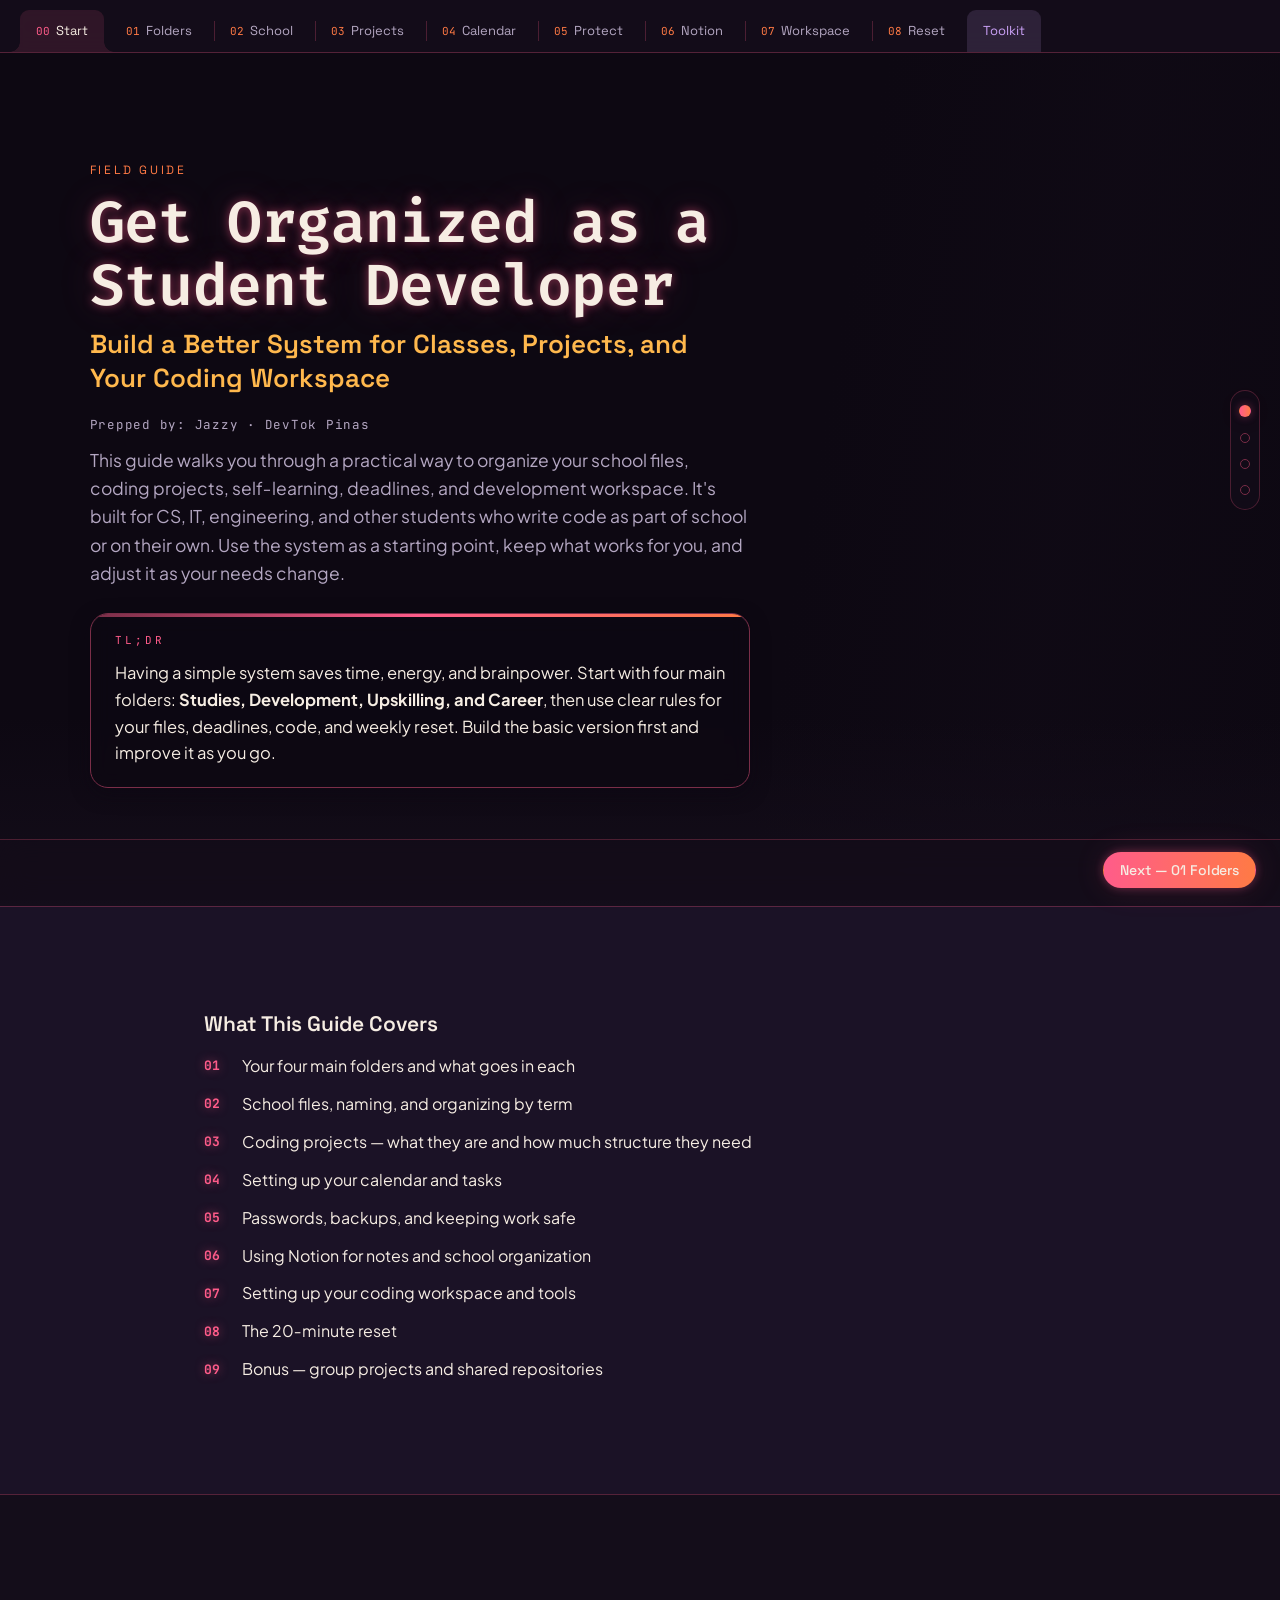
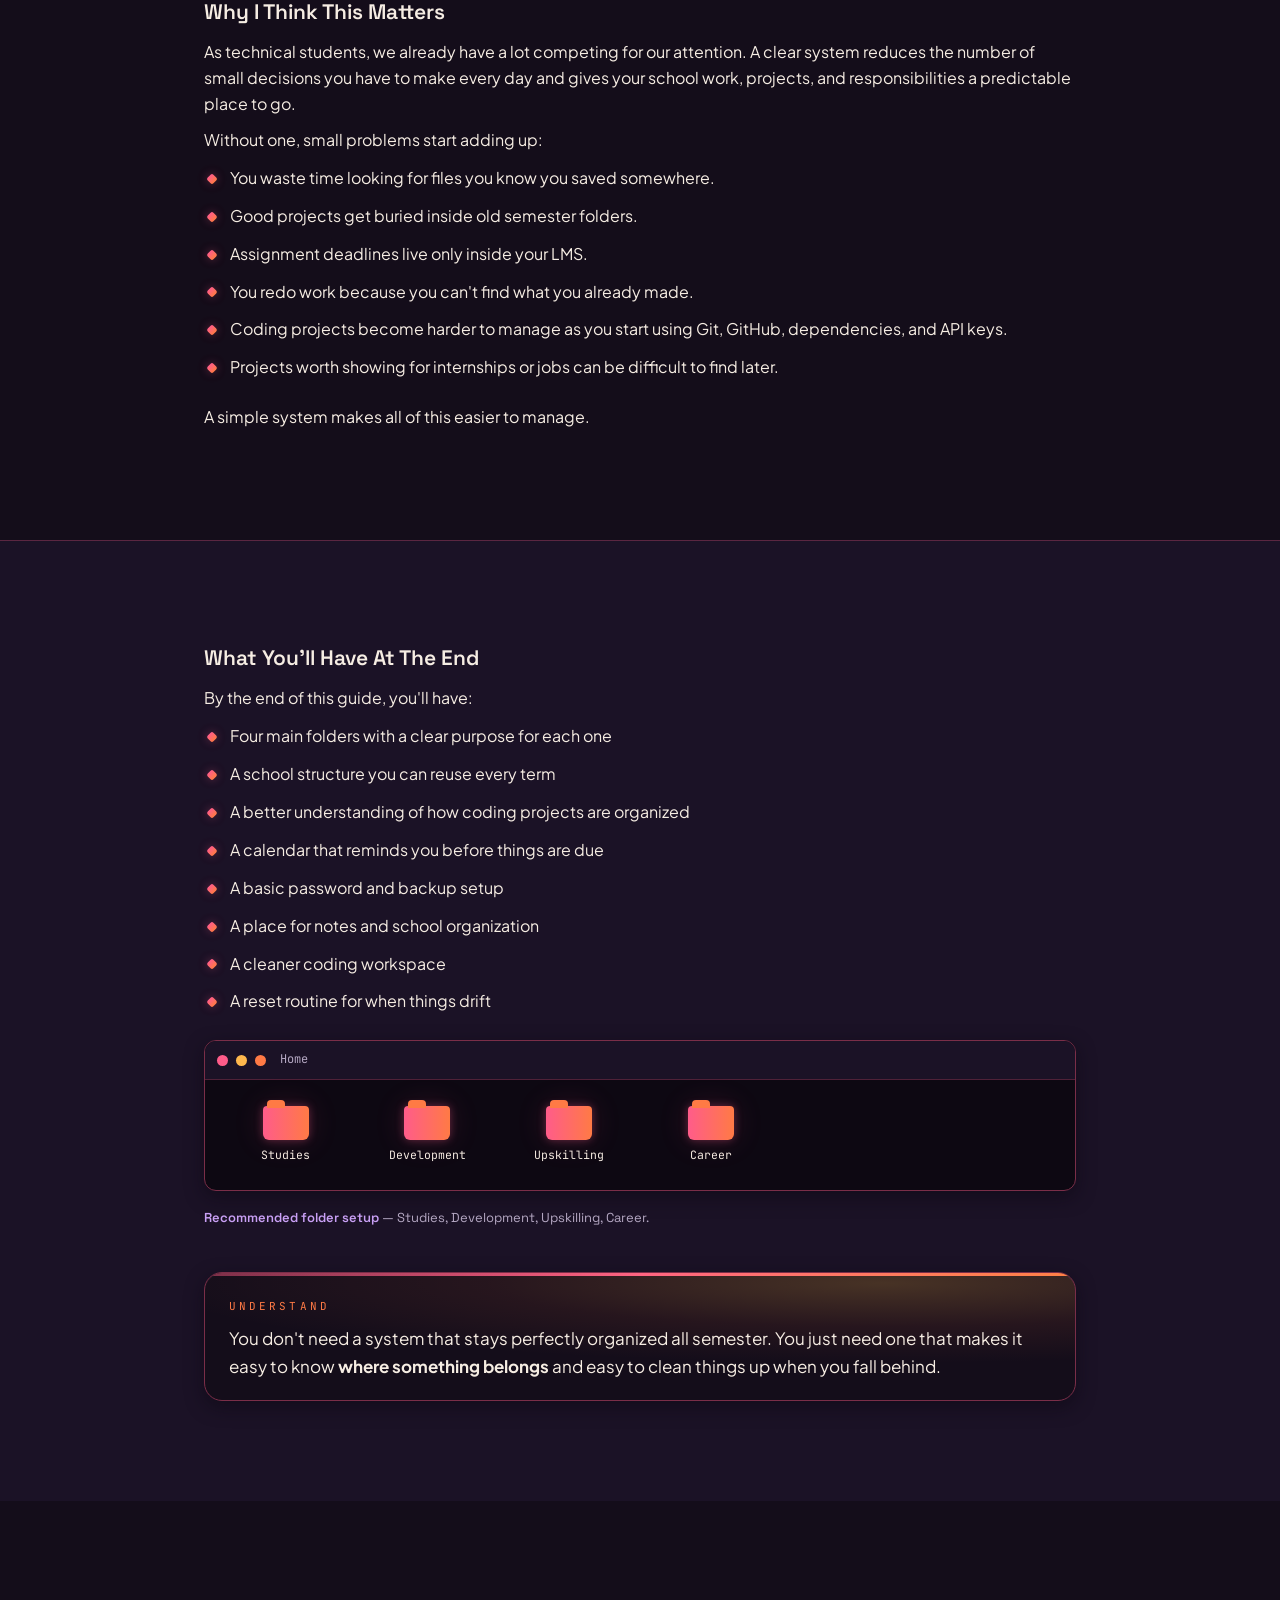
<file: site/index.html>
<!DOCTYPE html>
<html lang="en" data-theme="dark">
<head>
<meta charset="utf-8">
<meta name="viewport" content="width=device-width, initial-scale=1">
<title>Get organized as a student developer</title>
<meta name="description" content="A field guide for student developers: four folders, a rule for where files go, a calendar that reminds you, and a reset routine. DevTok Pinas.">
<link rel="stylesheet" href="css/_ds/styles.css">
<link rel="stylesheet" href="css/app.css">
</head>
<body>
<a class="skip" href="#main">Skip to content</a>

<nav class="tabbar" role="tablist" aria-label="Sections">
  <a class="tab" role="tab" data-route="00-start" href="#/00-start"><span class="n">00</span>Start</a>
  <a class="tab" role="tab" data-route="01-folders" href="#/01-folders"><span class="n">01</span>Folders</a>
  <a class="tab" role="tab" data-route="02-school" href="#/02-school"><span class="n">02</span>School</a>
  <a class="tab" role="tab" data-route="03-projects" href="#/03-projects"><span class="n">03</span>Projects</a>
  <a class="tab" role="tab" data-route="04-calendar" href="#/04-calendar"><span class="n">04</span>Calendar</a>
  <a class="tab" role="tab" data-route="05-protecting" href="#/05-protecting"><span class="n">05</span>Protect</a>
  <a class="tab" role="tab" data-route="06-notion" href="#/06-notion"><span class="n">06</span>Notion</a>
  <a class="tab" role="tab" data-route="07-workspace" href="#/07-workspace"><span class="n">07</span>Workspace</a>
  <a class="tab" role="tab" data-route="08-reset" href="#/08-reset"><span class="n">08</span>Reset</a>
  <a class="tab tk" role="tab" data-route="toolkit" href="#/toolkit">Toolkit</a>
</nav>

<main id="main">

<section class="view sec" data-route="00-start" role="tabpanel" aria-label="00 Start here">
<div class="band hero-band">
<video class="hero-vid" data-src="assets/cozy-desk-loop.mp4" autoplay muted loop playsinline preload="auto" aria-hidden="true" tabindex="-1"></video>
<div class="hero-wash" aria-hidden="true"></div>
<script>
/* Load the header footage only where it is shown. The video is display:none
   below 760px, but a bare src would still be fetched — 2.5 MB a phone reader
   never sees. Assigning src from data-src behind a media query keeps that off
   mobile data. Runs inline during parse so playback still starts immediately. */
(function(){var v=document.currentScript.parentNode.querySelector('.hero-vid');
if(v&&window.matchMedia('(min-width:761px)').matches){v.src=v.dataset.src;}})();
</script>
<div class="in hero-in">
<div class="eyebrow"><span>Field guide</span></div>
<h1 class="h1 hero-title">Get Organized as a <br class="hbr">Student Developer</h1>
<p class="hero-sub">Build a Better System for Classes, Projects, and <br class="hbr">Your Coding Workspace</p>
<p class="meta">Prepped by: Jazzy &middot; DevTok Pinas</p>
<p class="hero-lede">This guide walks you through a practical way to organize your school files, coding projects, self‑learning, deadlines, and development workspace. It's built for CS, IT, engineering, and other students who write code as part of school or on their own. Use the system as a starting point, keep what works for you, and adjust it as your needs change.</p>
<div class="tldr"><span class="k">TL;DR</span><p>Having a simple system saves time, energy, and brainpower. Start with four main folders: <b>Studies, Development, Upskilling, and Career</b>, then use clear rules for your files, deadlines, code, and weekly reset. Build the basic version first and improve it as you go.</p></div>
</div></div><div class="band"><div class="in"><h2 class="h2">What this guide covers</h2>
<ol class="wa-list wa-list--ol">
<li>Your four main folders and what goes in each</li>
<li>School files, naming, and organizing by term</li>
<li>Coding projects — what they are and how much structure they need</li>
<li>Setting up your calendar and tasks</li>
<li>Passwords, backups, and keeping work safe</li>
<li>Using Notion for notes and school organization</li>
<li>Setting up your coding workspace and tools</li>
<li>The 20‑minute reset</li>
<li>Bonus — group projects and shared repositories</li>
</ol>
</div></div><div class="band"><div class="in"><h2 class="h2">Why I think this matters</h2>
<p>As technical students, we already have a lot competing for our attention. A clear system reduces the number of small decisions you have to make every day and gives your school work, projects, and responsibilities a predictable place to go.</p>
<p>Without one, small problems start adding up:</p>
<ul class="wa-list wa-list--ul">
<li>You waste time looking for files you know you saved somewhere.</li>
<li>Good projects get buried inside old semester folders.</li>
<li>Assignment deadlines live only inside your LMS.</li>
<li>You redo work because you can't find what you already made.</li>
<li>Coding projects become harder to manage as you start using Git, GitHub, dependencies, and API keys.</li>
<li>Projects worth showing for internships or jobs can be difficult to find later.</li>
</ul>
<p>A simple system makes all of this easier to manage.</p>
</div></div><div class="band"><div class="in"><h2 class="h2">What you'll have at the end</h2>
<p>By the end of this guide, you'll have:</p>
<ul class="wa-list wa-list--ul">
<li>Four main folders with a clear purpose for each one</li>
<li>A school structure you can reuse every term</li>
<li>A better understanding of how coding projects are organized</li>
<li>A calendar that reminds you before things are due</li>
<li>A basic password and backup setup</li>
<li>A place for notes and school organization</li>
<li>A cleaner coding workspace</li>
<li>A reset routine for when things drift</li>
</ul>
<figure class="shot"><div class="win" role="img" aria-label="A file manager window showing four top-level folders: Studies, Development, Upskilling, Career">
  <div class="wbar"><span class="wdot r"></span><span class="wdot a"></span><span class="wdot e"></span><span class="wtitle">Home</span></div>
  <div class="wbody">
    <div class="folder"><span class="ficon"></span><span class="fname">Studies</span></div>
    <div class="folder"><span class="ficon"></span><span class="fname">Development</span></div>
    <div class="folder"><span class="ficon"></span><span class="fname">Upskilling</span></div>
    <div class="folder"><span class="ficon"></span><span class="fname">Career</span></div>
  </div>
</div><figcaption class="cap"><span class="cap-tag">Recommended folder setup</span> — Studies, Development, Upskilling, Career.</figcaption></figure>
<div class="closer"><span class="k">UNDERSTAND</span><p>You don't need a system that stays perfectly organized all semester. You just need one that makes it easy to know <b>where something belongs</b> and easy to clean things up when you fall behind.</p></div>
</div></div>
</section>

<section class="view sec" data-route="01-folders" role="tabpanel" aria-label="01 Your four main folders">
<div class="band"><div class="in">
<div class="eyebrow"><span>01 · your four main folders</span><span class="lvl">FOUNDATION</span></div>
<h1 class="h1">Your four main folders</h1>
<p class="cover"><b>What this section covers:</b> Four top‑level folders you can use to separate school files, code, self‑learning, and career material.</p>
<p class="cover"><b>Why it matters:</b> If you decide where something should go every single time you save a file, things eventually end up scattered across Downloads, Desktop, course folders, and random project directories. A few clear categories remove most of that decision‑making.</p>
</div></div><div class="band"><div class="in"><h2 class="h2">The four folders</h2>
<p class="mut" style="font-size:14px">Click a folder to see what goes in it.</p>
<div class="grid2 fgrid">
<button class="fcard" data-st="c1" data-on="stu" data-mode="eq" data-k="c1" data-v="stu" data-act="pick"><span class="ft">Studies</span><span class="fd">Formal school work that isn't code</span></button>
<button class="fcard" data-st="c1" data-on="dev" data-mode="eq" data-k="c1" data-v="dev" data-act="pick"><span class="ft">Development</span><span class="fd">Anything that involves code</span></button>
<button class="fcard" data-st="c1" data-on="ups" data-mode="eq" data-k="c1" data-v="ups" data-act="pick"><span class="ft">Upskilling</span><span class="fd">Learning outside your curriculum</span></button>
<button class="fcard" data-st="c1" data-on="car" data-mode="eq" data-k="c1" data-v="car" data-act="pick"><span class="ft">Career</span><span class="fd">The only folder that outlives the degree</span></button>
</div>
<div class="fpanel" data-st="c1" data-on="stu" data-mode="eq">
<h3 class="h3">Studies</h3>
<p>Your formal school work — everything tied to your degree that isn't code.</p>
<ul class="wa-list wa-list--ul">
<li>Subjects, assignments, lecture files, exams</li>
<li>Curriculum and grade slips</li>
<li>Graduation requirements and student aid documents</li>
<li>Thesis or capstone documents</li>
<li>OJT and internship paperwork</li>
<li>School organizations</li>
</ul>
<div class="note"><span class="nl">NOTE</span>The main distinction is that <b>Studies holds your school documents and requirements</b>.<span class="np">If an assignment includes code, the instructions, rubric, report, or submission receipt can stay here while the working code goes in Development.</span></div>
<div class="ftree" role="group" aria-label="The Studies folder">
<div class="fttools"><button class="fttool" type="button" data-act="tcol">Collapse</button><span class="ftsep" aria-hidden="true">|</span><button class="fttool" type="button" data-act="texp">Expand</button></div><ul class="ftkids ftroot"><li><details class="ftfolder"><summary class="ftrow"><span class="ftcaret" aria-hidden="true"></span><span class="ficon" aria-hidden="true"></span><span class="fname">Studies</span></summary><ul class="ftkids"><li><details class="ftfolder"><summary class="ftrow"><span class="ftcaret" aria-hidden="true"></span><span class="ficon" aria-hidden="true"></span><span class="fname">BS Computer Science</span></summary><ul class="ftkids"><li><details class="ftfolder"><summary class="ftrow"><span class="ftcaret" aria-hidden="true"></span><span class="ficon" aria-hidden="true"></span><span class="fname">Courses</span></summary><ul class="ftkids"><li><details class="ftfolder"><summary class="ftrow"><span class="ftcaret" aria-hidden="true"></span><span class="ficon" aria-hidden="true"></span><span class="fname">Y1T1</span></summary><ul class="ftkids"><li class="ftleaf"><span class="ftcaret" aria-hidden="true"></span><span class="ficon" aria-hidden="true"></span><span class="fname">CC 100 - Introduction to Computing</span></li><li class="ftleaf"><span class="ftcaret" aria-hidden="true"></span><span class="ficon" aria-hidden="true"></span><span class="fname">CC 101 - Computer Programming</span></li><li class="ftleaf"><span class="ftcaret" aria-hidden="true"></span><span class="ficon" aria-hidden="true"></span><span class="fname">GEd 101 - Understanding the Self</span></li><li class="ftleaf"><span class="ftcaret" aria-hidden="true"></span><span class="ficon" aria-hidden="true"></span><span class="fname">GEd 102 - Mathematics in the Modern World</span></li><li class="ftleaf"><span class="ftcaret" aria-hidden="true"></span><span class="ficon" aria-hidden="true"></span><span class="fname">GEd 105 - Readings in Philippine History</span></li><li class="ftleaf"><span class="ftcaret" aria-hidden="true"></span><span class="ficon" aria-hidden="true"></span><span class="fname">MATH 101 - Differential Calculus</span></li><li class="ftleaf"><span class="ftcaret" aria-hidden="true"></span><span class="ficon" aria-hidden="true"></span><span class="fname">NSTP 111 - National Service Training Program 1</span></li><li class="ftleaf"><span class="ftcaret" aria-hidden="true"></span><span class="ficon" aria-hidden="true"></span><span class="fname">PATHFit 1 - Movement Competency Training</span></li></ul></details></li><li class="ftleaf"><span class="ftcaret" aria-hidden="true"></span><span class="ficon" aria-hidden="true"></span><span class="fname">Y1T2</span></li><li class="ftleaf"><span class="ftcaret" aria-hidden="true"></span><span class="ficon" aria-hidden="true"></span><span class="fname">Y2T1</span></li><li class="ftleaf"><span class="ftcaret" aria-hidden="true"></span><span class="ficon" aria-hidden="true"></span><span class="fname">Y2T2</span></li></ul></details></li><li class="ftleaf"><span class="ftcaret" aria-hidden="true"></span><span class="ficon" aria-hidden="true"></span><span class="fname">Curriculum</span></li><li class="ftleaf"><span class="ftcaret" aria-hidden="true"></span><span class="ficon" aria-hidden="true"></span><span class="fname">Grade Slips</span></li><li class="ftleaf"><span class="ftcaret" aria-hidden="true"></span><span class="ficon" aria-hidden="true"></span><span class="fname">Graduation Requirements</span></li><li class="ftleaf"><span class="ftcaret" aria-hidden="true"></span><span class="ficon" aria-hidden="true"></span><span class="fname">Organizations</span></li></ul></details></li></ul></details></li></ul>
</div>
</div>
<div class="fpanel" data-st="c1" data-on="dev" data-mode="eq">
<h3 class="h3">Development</h3>
<p><b>Anything that involves code.</b> Programming assignments, lab exercises, school software projects, your capstone, tutorial practice, personal projects, hackathons, code for an organization.</p>
<div class="note"><span class="nl">NOTE</span>A simple rule you can use:<span class="np"><b>If you're actively writing code in it, keep the working project under Development.</b></span><span class="np">Keeping your code in one main location also gives you one place to look when opening projects in your editor or terminal.</span></div>
<p><span class="wa-badge wa-badge--rose">HOW I DO IT</span> </p>
<div class="ftree" role="group" aria-label="The Development folder">
<div class="fttools"><button class="fttool" type="button" data-act="tcol">Collapse</button><span class="ftsep" aria-hidden="true">|</span><button class="fttool" type="button" data-act="texp">Expand</button></div><ul class="ftkids ftroot"><li><details class="ftfolder"><summary class="ftrow"><span class="ftcaret" aria-hidden="true"></span><span class="ficon" aria-hidden="true"></span><span class="fname">Development</span></summary><ul class="ftkids"><li><details class="ftfolder"><summary class="ftrow"><span class="ftcaret" aria-hidden="true"></span><span class="ficon" aria-hidden="true"></span><span class="fname">school</span></summary><ul class="ftkids"><li class="ftleaf"><span class="ftcaret" aria-hidden="true"></span><span class="ficon" aria-hidden="true"></span><span class="fname">Y2T1</span></li><li class="ftleaf"><span class="ftcaret" aria-hidden="true"></span><span class="ficon" aria-hidden="true"></span><span class="fname">Y2T2</span></li></ul></details></li><li class="ftleaf"><span class="ftcaret" aria-hidden="true"></span><span class="ficon" aria-hidden="true"></span><span class="fname">learning</span></li><li class="ftleaf"><span class="ftcaret" aria-hidden="true"></span><span class="ficon" aria-hidden="true"></span><span class="fname">personal</span></li><li class="ftleaf"><span class="ftcaret" aria-hidden="true"></span><span class="ficon" aria-hidden="true"></span><span class="fname">hackathons</span></li><li class="ftleaf"><span class="ftcaret" aria-hidden="true"></span><span class="ficon" aria-hidden="true"></span><span class="fname">experiments</span></li><li class="ftleaf"><span class="ftcaret" aria-hidden="true"></span><span class="ficon" aria-hidden="true"></span><span class="fname">archive</span></li></ul></details></li></ul>
</div>
<ul class="wa-list wa-list--ul">
<li><span class="mono fdir">school/</span> — programming assignments and school projects, grouped by term</li>
<li><span class="mono fdir">learning/</span> — code written while following tutorials, courses, or documentation</li>
<li><span class="mono fdir">personal/</span> — projects you build outside school</li>
<li><span class="mono fdir">hackathons/</span> — hackathon work</li>
<li><span class="mono fdir">experiments/</span> — small tests and ideas that aren't full projects yet</li>
<li><span class="mono fdir">archive/</span> — projects you're no longer actively working on</li>
</ul>
<div class="note"><span class="nl">NOTE</span>You don't need all of these folders immediately. Start with the categories you actually use.</div>
</div>
<div class="fpanel" data-st="c1" data-on="ups" data-mode="eq">
<h3 class="h3">Upskilling</h3>
<p>Learning you do outside your formal curriculum. This folder holds the material you learn from, while Development holds the code you write while learning.</p>
<p>For example, if you take a React course:</p>
<ul class="wa-list wa-list--ul">
<li>Course notes → <b>Upskilling</b></li>
<li>Downloaded slides → <b>Upskilling</b></li>
<li>Resources → <b>Upskilling</b></li>
<li>Certificate → <b>Upskilling</b></li>
<li>React project you build during the course → <b>Development</b></li>
</ul>
<div class="chiprow" style="margin-top:28px">
<button class="chip" data-st="c3" data-on="topic" data-mode="eq" data-k="c3" data-v="topic" data-act="pick">By topic <span class="wa-badge wa-badge--amber">RECOMMENDED</span></button>
<button class="chip" data-st="c3" data-on="plat" data-mode="eq" data-k="c3" data-v="plat" data-act="pick">By platform</button>
</div>
<div class="fpanel" data-st="c3" data-on="topic" data-mode="eq" style="margin:0">
<p style="font-size:14.5px" class="mut">This works well if you usually remember <b>what you were learning first</b>, then where you learned it.</p>
<div class="ftree" role="group" aria-label="Upskilling organized by topic">
<div class="fttools"><button class="fttool" type="button" data-act="tcol">Collapse</button><span class="ftsep" aria-hidden="true">|</span><button class="fttool" type="button" data-act="texp">Expand</button></div><ul class="ftkids ftroot"><li><details class="ftfolder"><summary class="ftrow"><span class="ftcaret" aria-hidden="true"></span><span class="ficon" aria-hidden="true"></span><span class="fname">Upskilling</span></summary><ul class="ftkids"><li><details class="ftfolder"><summary class="ftrow"><span class="ftcaret" aria-hidden="true"></span><span class="ficon" aria-hidden="true"></span><span class="fname">web‑development</span></summary><ul class="ftkids"><li class="ftleaf"><span class="ftcaret" aria-hidden="true"></span><span class="ficon" aria-hidden="true"></span><span class="fname">freecodecamp</span></li><li class="ftleaf"><span class="ftcaret" aria-hidden="true"></span><span class="ficon" aria-hidden="true"></span><span class="fname">coursera</span></li><li class="ftleaf"><span class="ftcaret" aria-hidden="true"></span><span class="ficon" aria-hidden="true"></span><span class="fname">youtube</span></li></ul></details></li><li><details class="ftfolder"><summary class="ftrow"><span class="ftcaret" aria-hidden="true"></span><span class="ficon" aria-hidden="true"></span><span class="fname">cloud</span></summary><ul class="ftkids"><li class="ftleaf"><span class="ftcaret" aria-hidden="true"></span><span class="ficon" aria-hidden="true"></span><span class="fname">aws</span></li><li class="ftleaf"><span class="ftcaret" aria-hidden="true"></span><span class="ficon" aria-hidden="true"></span><span class="fname">coursera</span></li></ul></details></li><li><details class="ftfolder"><summary class="ftrow"><span class="ftcaret" aria-hidden="true"></span><span class="ficon" aria-hidden="true"></span><span class="fname">ai‑and‑data</span></summary><ul class="ftkids"><li class="ftleaf"><span class="ftcaret" aria-hidden="true"></span><span class="ficon" aria-hidden="true"></span><span class="fname">deeplearning‑ai</span></li><li class="ftleaf"><span class="ftcaret" aria-hidden="true"></span><span class="ficon" aria-hidden="true"></span><span class="fname">youtube</span></li></ul></details></li><li class="ftleaf"><span class="ftcaret" aria-hidden="true"></span><span class="ficon" aria-hidden="true"></span><span class="fname">design</span></li><li class="ftleaf"><span class="ftcaret" aria-hidden="true"></span><span class="ficon" aria-hidden="true"></span><span class="fname">certificates</span></li></ul></details></li></ul>
</div>
</div>
<div class="fpanel" data-st="c3" data-on="plat" data-mode="eq" style="margin:0">
<p style="font-size:14.5px" class="mut">This works if you usually remember <b>the platform you learned on first</b> — the topics then sit inside each one.</p>
<div class="ftree" role="group" aria-label="Upskilling organized by platform">
<div class="fttools"><button class="fttool" type="button" data-act="tcol">Collapse</button><span class="ftsep" aria-hidden="true">|</span><button class="fttool" type="button" data-act="texp">Expand</button></div><ul class="ftkids ftroot"><li><details class="ftfolder"><summary class="ftrow"><span class="ftcaret" aria-hidden="true"></span><span class="ficon" aria-hidden="true"></span><span class="fname">Upskilling</span></summary><ul class="ftkids"><li><details class="ftfolder"><summary class="ftrow"><span class="ftcaret" aria-hidden="true"></span><span class="ficon" aria-hidden="true"></span><span class="fname">coursera</span></summary><ul class="ftkids"><li class="ftleaf"><span class="ftcaret" aria-hidden="true"></span><span class="ficon" aria-hidden="true"></span><span class="fname">web‑development</span></li><li class="ftleaf"><span class="ftcaret" aria-hidden="true"></span><span class="ficon" aria-hidden="true"></span><span class="fname">ai‑and‑data</span></li></ul></details></li><li class="ftleaf"><span class="ftcaret" aria-hidden="true"></span><span class="ficon" aria-hidden="true"></span><span class="fname">udemy</span></li><li class="ftleaf"><span class="ftcaret" aria-hidden="true"></span><span class="ficon" aria-hidden="true"></span><span class="fname">youtube</span></li><li class="ftleaf"><span class="ftcaret" aria-hidden="true"></span><span class="ficon" aria-hidden="true"></span><span class="fname">freecodecamp</span></li><li class="ftleaf"><span class="ftcaret" aria-hidden="true"></span><span class="ficon" aria-hidden="true"></span><span class="fname">certificates</span></li></ul></details></li></ul>
</div>
</div>
<div class="note"><span class="nl">NOTE</span>Pick a structure that feels natural to you and stay reasonably consistent.<span class="np">There isn't one correct setup. The goal is to make your learning materials easy to find later.</span></div>
</div>
<div class="fpanel" data-st="c1" data-on="car" data-mode="eq">
<h3 class="h3">Career</h3>
<p>Documents and material you'll need for internships, jobs, and other professional opportunities.</p>
<div class="ftree" role="group" aria-label="The Career folder">
<div class="fttools"><button class="fttool" type="button" data-act="tcol">Collapse</button><span class="ftsep" aria-hidden="true">|</span><button class="fttool" type="button" data-act="texp">Expand</button></div><ul class="ftkids ftroot"><li><details class="ftfolder"><summary class="ftrow"><span class="ftcaret" aria-hidden="true"></span><span class="ficon" aria-hidden="true"></span><span class="fname">Career</span></summary><ul class="ftkids"><li class="ftleaf"><span class="ftcaret" aria-hidden="true"></span><span class="ficon" aria-hidden="true"></span><span class="fname">resume</span></li><li class="ftleaf"><span class="ftcaret" aria-hidden="true"></span><span class="ficon" aria-hidden="true"></span><span class="fname">certificates</span></li><li class="ftleaf"><span class="ftcaret" aria-hidden="true"></span><span class="ficon" aria-hidden="true"></span><span class="fname">portfolio</span></li><li><details class="ftfolder"><summary class="ftrow"><span class="ftcaret" aria-hidden="true"></span><span class="ficon" aria-hidden="true"></span><span class="fname">applications</span></summary><ul class="ftkids"><li><details class="ftfolder"><summary class="ftrow"><span class="ftcaret" aria-hidden="true"></span><span class="ficon" aria-hidden="true"></span><span class="fname">accenture</span></summary><ul class="ftkids"><li class="ftleaf"><span class="ftcaret" aria-hidden="true"></span><span class="fdoc fdoc--pdf" data-ext="PDF" aria-hidden="true"></span><span class="fname">job‑posting.pdf</span></li><li class="ftleaf"><span class="ftcaret" aria-hidden="true"></span><span class="fdoc fdoc--pdf" data-ext="PDF" aria-hidden="true"></span><span class="fname">resume.pdf</span></li><li class="ftleaf"><span class="ftcaret" aria-hidden="true"></span><span class="fdoc fdoc--pdf" data-ext="PDF" aria-hidden="true"></span><span class="fname">cover‑letter.pdf</span></li><li class="ftleaf"><span class="ftcaret" aria-hidden="true"></span><span class="fdoc fdoc--md" data-ext="MD" aria-hidden="true"></span><span class="fname">notes.md</span></li></ul></details></li><li><details class="ftfolder"><summary class="ftrow"><span class="ftcaret" aria-hidden="true"></span><span class="ficon" aria-hidden="true"></span><span class="fname">ibm</span></summary><ul class="ftkids"><li class="ftleaf"><span class="ftcaret" aria-hidden="true"></span><span class="fdoc fdoc--pdf" data-ext="PDF" aria-hidden="true"></span><span class="fname">job‑posting.pdf</span></li><li class="ftleaf"><span class="ftcaret" aria-hidden="true"></span><span class="fdoc fdoc--pdf" data-ext="PDF" aria-hidden="true"></span><span class="fname">resume.pdf</span></li><li class="ftleaf"><span class="ftcaret" aria-hidden="true"></span><span class="fdoc fdoc--md" data-ext="MD" aria-hidden="true"></span><span class="fname">notes.md</span></li></ul></details></li><li><details class="ftfolder"><summary class="ftrow"><span class="ftcaret" aria-hidden="true"></span><span class="ficon" aria-hidden="true"></span><span class="fname">canva</span></summary><ul class="ftkids"><li class="ftleaf"><span class="ftcaret" aria-hidden="true"></span><span class="fdoc fdoc--pdf" data-ext="PDF" aria-hidden="true"></span><span class="fname">job‑posting.pdf</span></li><li class="ftleaf"><span class="ftcaret" aria-hidden="true"></span><span class="fdoc fdoc--pdf" data-ext="PDF" aria-hidden="true"></span><span class="fname">resume.pdf</span></li><li class="ftleaf"><span class="ftcaret" aria-hidden="true"></span><span class="fdoc fdoc--pdf" data-ext="PDF" aria-hidden="true"></span><span class="fname">cover‑letter.pdf</span></li><li class="ftleaf"><span class="ftcaret" aria-hidden="true"></span><span class="fdoc fdoc--md" data-ext="MD" aria-hidden="true"></span><span class="fname">notes.md</span></li></ul></details></li></ul></details></li><li class="ftleaf"><span class="ftcaret" aria-hidden="true"></span><span class="ficon" aria-hidden="true"></span><span class="fname">interview‑prep</span></li></ul></details></li></ul>
</div>
<ul class="wa-list wa-list--ul">
<li><span class="mono fdir">resume/</span> — your master resume and reusable resume versions</li>
<li><span class="mono fdir">certificates/</span> — certificates, credentials, and achievements worth keeping for applications</li>
<li><span class="mono fdir">portfolio/</span> — project screenshots, descriptions, links, case studies, and other work you may want to show employers</li>
<li><span class="mono fdir">applications/</span> — one folder per company, with the files and notes related to that application</li>
<li><span class="mono fdir">interview‑prep/</span> — interview questions, technical review notes, company research, and other preparation materials</li>
</ul>
<p>A lot of students only create a Career folder when application season starts. It's easier to build it gradually while you're still in school.</p>
<hr class="hr">
<h3 class="h3 subh">Organizing your applications</h3>
<p>For each internship or job application, create a folder for the company or role.</p>
<p>Inside it, keep the exact materials connected to that application:</p>
<ul class="wa-list wa-list--ul">
<li><span class="mono fdir">job‑posting.pdf</span> — save a copy of the original posting in case it gets removed later</li>
<li><span class="mono fdir">resume.pdf</span> — the exact resume version you submitted</li>
<li><span class="mono fdir">cover‑letter.pdf</span> — the cover letter you sent, if one was required</li>
<li><span class="mono fdir">notes.md</span> — recruiter details, interview dates, application status, questions, or anything else you want to remember</li>
</ul>
<p>This becomes especially useful once you start applying to several companies. You can quickly see what you submitted, what the role originally asked for, and any notes you made along the way.</p>
<div class="pn"><span class="k">SIDE NOTE</span><p><b>Prefer tracking applications visually?</b> You can also create an application tracker in Notion with fields like company, role, status, date applied, interview dates, and follow‑up dates. You can attach or link the same job posting, resume, cover letter, and notes there while still keeping the actual files organized in your Career folder.</p></div>
</div>
<p class="mut fcaveat">This system is specifically for your student‑developer life. Personal files like finances, family documents, photos, and hobbies do not have to fit inside these four folders.</p>

</div></div><div class="band"><div class="in"><h2 class="h2">Where organization work goes</h2>
<p><span class="wa-badge wa-badge--amber">RECOMMENDED</span></p>
<p><b>School organizations</b> — student council, a CS society, a campus club:</p>
<ul class="wa-list wa-list--ul">
<li>These are part of your school life, so keeping their documents under Studies gives them a clear home.</li>
</ul>
<p><b>Outside‑school organizations</b> — community groups, volunteer work, professional organizations:</p>
<ul class="wa-list wa-list--ul">
<li>If the material is professional or something you may eventually use on your resume, Career can make sense.</li>
<li>If it's completely personal, it doesn't need to live inside this system.</li>
</ul>
<p><b>Organization work involving code</b> — for example, an organization website or event registration tool:</p>
<ul class="wa-list wa-list--ul">
<li>Keep the working code under Development.</li>
<li>Keep the organization documents wherever they otherwise belong.</li>
</ul>
</div></div><div class="band"><div class="in"><h2 class="h2">How to decide where something goes</h2>
<div class="casc">
<p>Ask yourself two questions.</p>
<p><span class="a">1 — Am I actively writing code in this?</span></p>
<p>Yes → Development</p>
<p><span class="a">2 — If not, what is this mainly for?</span></p>
<ul class="wa-list wa-list--ul">
<li>School requirement → Studies</li>
<li>Learning outside school → Upskilling</li>
<li>Internship, job, or professional use → Career</li>
</ul>
</div>
<table class="tbl"><thead><tr><th>Situation</th><th>Where it goes</th></tr></thead><tbody>
<tr><td>A 30-line lab exercise</td><td>Development → <span class="mono">school/</span></td></tr>
<tr><td>A semester-long software project</td><td>Development → <span class="mono">school/</span></td></tr>
<tr><td>Code you write following a React course</td><td>Development → <span class="mono">learning/</span></td></tr>
<tr><td>That course's slides and notes</td><td>Upskilling</td></tr>
<tr><td>Your assignment brief and submission receipt</td><td>Studies</td></tr>
<tr><td>A certificate from that course</td><td>Upskilling and Career</td></tr>
<tr><td>Your thesis document</td><td>Studies</td></tr>
<tr><td>Your thesis code</td><td>Development</td></tr>
<tr><td>Minutes from an org meeting</td><td>Studies → <span class="mono">Organizations/</span></td></tr>
<tr><td>The org website you're building</td><td>Development</td></tr>
</tbody></table>

</div></div><div class="band"><div class="in"><h2 class="h2">When something has both code and documents</h2>
<p>Common with assignments, capstones, and thesis work.</p>
<ul class="wa-list wa-list--ul">
<li><b>Code</b> → <span class="amber">Development</span></li>
<li><b>Requirements, instructions, reports, forms, and submissions</b> → <span class="amber">Studies</span></li>
<li>Add a short text file in the Studies folder noting where the code is</li>
</ul>
<div class="pn"><span class="k">HOW I DO IT</span><p>Keeping every line of code in one place is what made this work for me. Before that, I had code in course folders and code on different drives, and I had a hard time finding it when I tried to remember which one held what. One location means one place to look.</p></div>
</div></div><div class="band"><div class="in"><h2 class="h2">Where does this go?</h2>
<p class="mut" style="font-size:14px">Guess first, then click to reveal the answer and the reasoning.</p>
<div class="grid2">
<button class="ibtn"  data-st="c4" data-on="alg" data-mode="eq" data-v="alg" data-act="rv"><span class="it">An Algorithms assignment, with code</span><span class="ans"><b>Development → school/</b> — it contains code. The brief and submission receipt go in Studies.</span></button>
<button class="ibtn"  data-st="c4" data-on="yt" data-mode="eq" data-v="yt" data-act="rv"><span class="it">A React course on YouTube</span><span class="ans"><b>Upskilling</b> — material you learn from. Code you write following it goes in Development/learning/.</span></button>
<button class="ibtn"  data-st="c4" data-on="res" data-mode="eq" data-v="res" data-act="rv"><span class="it">Your resume</span><span class="ans"><b>Career</b> — you'll use it after graduation, so it outlives every term folder.</span></button>
<button class="ibtn"  data-st="c4" data-on="hack" data-mode="eq" data-v="hack" data-act="rv"><span class="it">A hackathon project</span><span class="ans"><b>Development → hackathons/</b> — it's code, no exceptions.</span></button>
<button class="ibtn"  data-st="c4" data-on="org" data-mode="eq" data-v="org" data-act="rv"><span class="it">Minutes from an org meeting</span><span class="ans"><b>Studies → Organizations/</b> — school life, tied to your school years.</span></button>
<button class="ibtn"  data-st="c4" data-on="scr" data-mode="eq" data-v="scr" data-act="rv"><span class="it">A script that renames your files</span><span class="ans"><b>Development → experiments/</b> — it's code, even if it's twenty lines.</span></button>
</div>
<div class="ctl"><button class="wa-btn wa-btn--secondary wa-btn--sm" data-k="c4" data-act="rst">Reset</button></div>
</div></div><div class="band"><div class="in"><h2 class="h2">Key takeaways</h2>
<ul class="wa-list wa-list--ul">
<li>Four useful top‑level folders are <b>Studies</b>, <b>Development</b>, <b>Upskilling</b>, and <b>Career</b>.</li>
<li><b>Studies</b> holds formal school documents and requirements.</li>
<li>Working code goes under <b>Development</b>.</li>
<li><b>Upskilling</b> holds learning material outside your curriculum.</li>
<li><b>Career</b> holds things you'll need for internships and jobs.</li>
<li>Personal files don't need to fit inside this system.</li>
</ul>
<div class="closer"><span class="k">DO</span><p>Create the four main folders first. Build the folders inside them only as you actually need them.</p></div>
</div></div>
</section>

<section class="view sec" data-route="02-school" role="tabpanel" aria-label="02 Organizing your school files">
<div class="band"><div class="in">
<div class="eyebrow"><span>02 · organizing your school files</span><span class="lvl">FOUNDATION</span></div>
<h1 class="h1">Organizing your school files</h1>
<p class="cover"><b>What this section covers:</b> A reusable folder structure for coursework, a simple naming convention, and what to do if you already have years of scattered files.</p>
<p class="cover"><b>Why it matters:</b> School produces a lot of files every term. Setting up a predictable structure once is easier than deciding where every lecture, assignment, and reviewer belongs later.</p>
</div></div><div class="band"><div class="in"><h2 class="h2">The structure</h2>
<p><span class="wa-badge wa-badge--amber">RECOMMENDED</span> A simple structure is <b>Program → Term → Subject</b>.</p>
<div class="ftree" role="group" aria-label="A term's school folder structure">
<div class="fttools"><button class="fttool" type="button" data-act="tcol">Collapse</button><span class="ftsep" aria-hidden="true">|</span><button class="fttool" type="button" data-act="texp">Expand</button></div><ul class="ftkids ftroot"><li><details class="ftfolder"><summary class="ftrow"><span class="ftcaret" aria-hidden="true"></span><span class="ficon" aria-hidden="true"></span><span class="fname">Studies</span></summary><ul class="ftkids"><li><details class="ftfolder"><summary class="ftrow"><span class="ftcaret" aria-hidden="true"></span><span class="ficon" aria-hidden="true"></span><span class="fname">BS Computer Science</span></summary><ul class="ftkids"><li><details class="ftfolder"><summary class="ftrow"><span class="ftcaret" aria-hidden="true"></span><span class="ficon" aria-hidden="true"></span><span class="fname">Courses</span></summary><ul class="ftkids"><li class="ftleaf"><span class="ftcaret" aria-hidden="true"></span><span class="ficon" aria-hidden="true"></span><span class="fname">Y1T1</span></li><li class="ftleaf"><span class="ftcaret" aria-hidden="true"></span><span class="ficon" aria-hidden="true"></span><span class="fname">Y1T2</span></li><li><details class="ftfolder"><summary class="ftrow"><span class="ftcaret" aria-hidden="true"></span><span class="ficon" aria-hidden="true"></span><span class="fname">Y2T1</span></summary><ul class="ftkids"><li><details class="ftfolder"><summary class="ftrow"><span class="ftcaret" aria-hidden="true"></span><span class="ficon" aria-hidden="true"></span><span class="fname">Algorithms and Complexity</span></summary><ul class="ftkids"><li class="ftleaf"><span class="ftcaret" aria-hidden="true"></span><span class="ficon" aria-hidden="true"></span><span class="fname">lectures</span></li><li class="ftleaf"><span class="ftcaret" aria-hidden="true"></span><span class="ficon" aria-hidden="true"></span><span class="fname">assignments</span></li><li class="ftleaf"><span class="ftcaret" aria-hidden="true"></span><span class="ficon" aria-hidden="true"></span><span class="fname">exams</span></li></ul></details></li><li><details class="ftfolder"><summary class="ftrow"><span class="ftcaret" aria-hidden="true"></span><span class="ficon" aria-hidden="true"></span><span class="fname">Life and Works of Rizal</span></summary><ul class="ftkids"><li class="ftleaf"><span class="ftcaret" aria-hidden="true"></span><span class="ficon" aria-hidden="true"></span><span class="fname">lectures</span></li><li class="ftleaf"><span class="ftcaret" aria-hidden="true"></span><span class="ficon" aria-hidden="true"></span><span class="fname">assignments</span></li><li class="ftleaf"><span class="ftcaret" aria-hidden="true"></span><span class="ficon" aria-hidden="true"></span><span class="fname">exams</span></li></ul></details></li><li><details class="ftfolder"><summary class="ftrow"><span class="ftcaret" aria-hidden="true"></span><span class="ficon" aria-hidden="true"></span><span class="fname">Software Engineering</span></summary><ul class="ftkids"><li class="ftleaf"><span class="ftcaret" aria-hidden="true"></span><span class="ficon" aria-hidden="true"></span><span class="fname">lectures</span></li><li class="ftleaf"><span class="ftcaret" aria-hidden="true"></span><span class="ficon" aria-hidden="true"></span><span class="fname">assignments</span></li><li class="ftleaf"><span class="ftcaret" aria-hidden="true"></span><span class="ficon" aria-hidden="true"></span><span class="fname">exams</span></li></ul></details></li></ul></details></li></ul></details></li><li class="ftleaf"><span class="ftcaret" aria-hidden="true"></span><span class="ficon" aria-hidden="true"></span><span class="fname">Curriculum</span></li><li class="ftleaf"><span class="ftcaret" aria-hidden="true"></span><span class="ficon" aria-hidden="true"></span><span class="fname">Grade Slips</span></li><li class="ftleaf"><span class="ftcaret" aria-hidden="true"></span><span class="ficon" aria-hidden="true"></span><span class="fname">Graduation Requirements</span></li><li class="ftleaf"><span class="ftcaret" aria-hidden="true"></span><span class="ficon" aria-hidden="true"></span><span class="fname">Organizations</span></li></ul></details></li></ul></details></li></ul>
</div>
<p>This works well because school naturally runs by term.</p>
<p>Inside each subject, keep the structure as simple as you can:</p>
<ul class="wa-list wa-list--ul">
<li>Create subfolders like <span class="mono flit">lectures/</span>, <span class="mono flit">assignments/</span>, and <span class="mono flit">exams/</span> <b>only when they help you find things faster</b>.</li>
<li>If a subject only has a few files, it's completely fine to keep them directly inside the subject folder.</li>
<li>You don't need every subject to have the exact same subfolders.</li>
<li>The structure should make your files easier to find — <b>not give you more folders to maintain</b>.</li>
</ul>
<details class="exp"><summary>Term‑first vs subject‑first</summary><div class="expb">
<p><b>Term‑first</b> keeps all of your subjects from one semester together. This is usually the easiest approach because your school year already works this way.</p>
<p><b>Subject‑first</b> can make sense if you want to keep the same subject together across different terms, especially if you retake courses.</p>
<p>Use whichever structure matches how you naturally look for files.</p>
</div></details>
</div></div><div class="band"><div class="in"><h2 class="h2">Naming files</h2>
<p>Name files based on what will still make sense when you look for them several months later.</p>
<div class="fpanel on">
<table class="tbl"><thead><tr><th>Instead of</th><th>Try</th></tr></thead><tbody>
<tr><td class="mono">Assignment final v2.docx</td><td class="mono" style="color:var(--amber-glow)"><span class="hid" data-st="c6" data-on="on" data-mode="reveal">2026-08-15-algorithms-assignment.docx</span></td></tr>
<tr><td class="mono">Aug 15 notes</td><td class="mono" style="color:var(--amber-glow)"><span class="hid" data-st="c6" data-on="on" data-mode="reveal">2026-08-15-lecture-notes.md</span></td></tr>
<tr><td class="mono">stuff2</td><td class="mono" style="color:var(--amber-glow)"><span class="hid" data-st="c6" data-on="on" data-mode="reveal">midterm-reviewer</span></td></tr>
</tbody></table>
<div class="ctl"><button class="wa-btn wa-btn--secondary wa-btn--sm" data-k="c6" data-v="on" data-act="pick"><span data-label="c6">Reveal</span></button></div>
</div>
<p>A few useful habits:</p>
<ul class="wa-list wa-list--ul">
<li><b>Use dates as <span class="mono flit">YYYY‑MM‑DD</span></b> when the date matters.</li>
<li><b>Use descriptive names.</b> The filename should tell you what the file is.</li>
<li><b>For coding projects and terminal work, avoid messy filenames.</b> Dashes or other consistent naming conventions are easier to work with.</li>
</ul>
<p>For example: <span class="mono flit" style="overflow-wrap:anywhere">2026‑08‑15‑algorithms‑assignment.pdf</span></p>
<div class="closer"><span class="k">GOAL</span><p>Future You should be able to understand the filename without opening it.</p></div>
</div></div><div class="band"><div class="in"><h2 class="h2">What happens at the end of a term</h2>
<ul class="wa-list wa-list--ul">
<li><b>Leave the finished term where it is.</b> It's already organized by semester, so there's no need to move everything again.</li>
<li><b>Create the next term folder when a new semester starts</b> and begin using that one.</li>
<li><b>Older coursework naturally moves out of the way</b> as you start working inside the new term.</li>
<li><b>Keep previous terms accessible.</b> You may still want old notes, reviewers, assignments, or reference material later.</li>
<li><b>Coding projects are different.</b> They don't always end on a semester schedule, so <span class="mono amber">Development/</span> can still have its own <span class="mono flit">archive/</span> for projects you're no longer actively working on.</li>
</ul>
<p>The goal is to avoid creating an extra cleanup step at the end of every semester.</p>
</div></div><div class="band"><div class="in"><h2 class="h2">If you already have years of scattered files</h2>
<p>Don't feel like you need to reorganize everything you've ever saved before you can start.</p>
<p>A faster approach:</p>
<ol class="wa-list wa-list--ol">
<li>Create a folder such as <span class="mono flit">_UNSORTED_2026‑08</span></li>
<li>Move loose files into it</li>
<li>Build the clean structure beside it</li>
<li>Start using the new structure from now on</li>
<li>When you need an old file, move it into the correct place then</li>
</ol>
<p>This gives you a clean starting point without turning organization into a weekend‑long project.</p>
</div></div><div class="band"><div class="in"><h2 class="h2">Key takeaways</h2>
<ul class="wa-list wa-list--ul">
<li><span class="flit">Program → Term → Subject</span> is a simple structure you can reuse.</li>
<li>Create subfolders only when they actually help.</li>
<li>Use descriptive filenames and <span class="mono flit">YYYY‑MM‑DD</span> when dates matter.</li>
<li>If your old files are already messy, separate the backlog and start clean.</li>
</ul>
<div class="closer"><span class="k">DO</span><p>Set up the folders for your current term first. You don't need to reorganize your entire degree today.</p></div>
</div></div>
</section>

<section class="view sec" data-route="03-projects" role="tabpanel" aria-label="03 Your coding projects">
<div class="band"><div class="in">
<div class="eyebrow"><span>03 · your coding projects</span><span class="lvl">BUILDING</span></div>
<h1 class="h1">Your coding projects</h1>
<p class="cover"><b>What this section covers:</b> The difference between a folder, a project, an editor workspace, Git, and GitHub — plus how much structure different kinds of projects actually need.</p>
<p class="cover"><b>Why it matters:</b> These terms are often used together in classes, tutorials, and developer conversations. Understanding what each one does makes it easier to know where your code lives, what you should open, how changes are tracked, and how a project eventually gets shared.</p>
</div></div><div class="band"><div class="in"><h2 class="h2">The five layers</h2>
<p class="mut" style="font-size:14px">Click any layer to jump to it, or step through with <b>Next layer</b>. Each layer answers one question and earns one word.</p>
<div class="c7grid">
<div>
<button class="lrow" type="button" data-act="set" data-k="c7" data-v="1" data-st="c7" data-on="1" data-mode="gte-cur"><span class="ln">L1</span><span class="lw">Folder</span><span class="lq">where do the files live?</span></button>
<button class="lrow" type="button" data-act="set" data-k="c7" data-v="2" data-st="c7" data-on="2" data-mode="gte-cur"><span class="ln">L2</span><span class="lw">Project</span><span class="lq">what belongs to this work?</span></button>
<button class="lrow" type="button" data-act="set" data-k="c7" data-v="3" data-st="c7" data-on="3" data-mode="gte-cur"><span class="ln">L3</span><span class="lw">Editor</span><span class="lq">what do I actually open?</span></button>
<button class="lrow" type="button" data-act="set" data-k="c7" data-v="4" data-st="c7" data-on="4" data-mode="gte-cur"><span class="ln">L4</span><span class="lw">Git</span><span class="lq">how are changes tracked?</span></button>
<button class="lrow" type="button" data-act="set" data-k="c7" data-v="5" data-st="c7" data-on="5" data-mode="gte-cur"><span class="ln">L5</span><span class="lw">GitHub</span><span class="lq">where does it live online?</span></button>
<div class="ctl">
<button class="wa-btn wa-btn--secondary wa-btn--sm" type="button" data-act="bck" data-k="c7" data-min="1">Back</button>
<button class="wa-btn wa-btn--primary wa-btn--sm" type="button" data-act="nxt" data-k="c7" data-max="5">Next layer</button>
<button class="wa-btn wa-btn--ghost wa-btn--sm" type="button" data-act="rst" data-k="c7" data-v0="1">Reset</button>
</div>
<p class="ctr" style="margin:0">LAYER <span data-count="c7"></span></p>
</div>
<div>
<div class="lpanel" data-st="c7" data-on="1" data-mode="eq">
<h3 class="h3">Layer 1 — The folder</h3>
<div class="lask"><span class="k">It answers</span><span class="q">Where do the files live?</span></div>
<p>A folder is simply a location on your computer.</p>
<ul class="wa-list wa-list--ul">
<li>It holds the files that belong together.</li>
<li>In this system, coding folders live somewhere under <span class="mono amber">Development/</span>.</li>
<li>Everything below — the project, editor workspace, Git, and GitHub — builds on top of that folder.</li>
<li>Keeping coding work in one predictable location means you don't have to search Desktop, Downloads, and random directories every time.</li>
</ul>
<div class="panel"><pre class="tree">Development/
└── school/
    └── Y2T1/
        └── algorithms-mp1/</pre></div>
<div class="note"><span class="nl">NOTE</span>Avoid keeping active coding projects inside general synced folders such as Google Drive, OneDrive, or Dropbox. Sync services can conflict with project files and Git. On Windows, also check whether your Documents folder is automatically syncing to OneDrive.</div>
</div>
<div class="lpanel" data-st="c7" data-on="2" data-mode="eq">
<h3 class="h3">Layer 2 — The project</h3>
<div class="lask"><span class="k">It answers</span><span class="q">What files belong to this piece of work?</span></div>
<p>A project is a folder containing everything needed to work on and run that piece of software.</p>
<ul class="wa-list wa-list--ul">
<li>A tiny project might contain only one file.</li>
<li>A larger project may include source code, tests, documentation, dependencies, and configuration.</li>
<li>The amount of structure should match what the project is for.</li>
<li>Keeping everything for one project together makes it easier to open, run, move, share, back up, and eventually put on GitHub.</li>
</ul>
<div class="ftree" role="group" aria-label="A folder that has everything it needs to run">
<ul class="ftkids ftroot"><li><details class="ftfolder" open><summary class="ftrow"><span class="ftcaret" aria-hidden="true"></span><span class="ficon" aria-hidden="true"></span><span class="fname">schedule‑tracker</span></summary><ul class="ftkids"><li class="ftleaf"><span class="ftcaret" aria-hidden="true"></span><span class="ficon" aria-hidden="true"></span><span class="fname">src</span></li><li class="ftleaf"><span class="ftcaret" aria-hidden="true"></span><span class="ficon" aria-hidden="true"></span><span class="fname">tests</span></li><li class="ftleaf"><span class="ftcaret" aria-hidden="true"></span><span class="fdoc fdoc--md" data-ext="MD" aria-hidden="true"></span><span class="fname">README.md</span></li><li class="ftleaf"><span class="ftcaret" aria-hidden="true"></span><span class="fdoc fdoc--git" data-ext="GIT" aria-hidden="true"></span><span class="fname">.gitignore</span></li><li class="ftleaf"><span class="ftcaret" aria-hidden="true"></span><span class="fdoc fdoc--env" data-ext="ENV" aria-hidden="true"></span><span class="fname">.env.example</span></li><li class="ftleaf"><span class="ftcaret" aria-hidden="true"></span><span class="fdoc fdoc--txt" data-ext="TXT" aria-hidden="true"></span><span class="fname">requirements.txt</span></li></ul></details></li></ul>
</div>
<p class="anchor">A project is a folder that knows how to run itself.</p>
</div>
<div class="lpanel" data-st="c7" data-on="3" data-mode="eq">
<h3 class="h3">Layer 3 — Opening it in your editor</h3>
<div class="lask"><span class="k">It answers</span><span class="q">What should I actually open in VS Code or another editor?</span></div>
<p>When someone says <b>"open the project,"</b> they usually mean opening the <b>project folder</b>, not just one code file.</p>
<figure class="vdemo">
<button class="vdemo-thumb" type="button" data-act="openv" data-vsrc="assets/opening-a-folder.mp4" aria-label="Enlarge the screen recording with playback controls">
<video class="vdemo-vid" data-src="assets/opening-a-folder.mp4" muted loop autoplay playsinline preload="metadata" aria-hidden="true" tabindex="-1"></video>
<span class="vdemo-badge"><span class="vdemo-play" aria-hidden="true"></span>Enlarge</span>
</button>
<figcaption class="cap"><span class="cap-tag">Screen recording</span> — opening a folder in the editor. Click to enlarge with playback controls.</figcaption>
</figure>
<p class="mut" style="font-size:14px;margin:2px 0 10px">Try both — the same project, opened two ways.</p>
<div class="chiprow">
<button class="chip" type="button" data-act="pick" data-k="c32" data-v="file" data-st="c32" data-on="file" data-mode="eq">Open one file</button>
<button class="chip" type="button" data-act="pick" data-k="c32" data-v="folder" data-st="c32" data-on="folder" data-mode="eq">Open the project folder</button>
</div>
<div class="fpanel" data-st="c32" data-on="file" data-mode="eq">
<div class="vsc solo" role="img" aria-label="VS Code with a single file open and no sidebar">
<div class="vtop"><span>main.py</span></div>
<div class="vmain"><div class="vedit">1&nbsp;&nbsp;print("hello")<br>2<br>3</div></div>
</div>
<p class="mut" style="font-size:14px;margin:8px 0 0">One document. Your editor has limited context about the rest of the project.</p>
</div>
<div class="fpanel" data-st="c32" data-on="folder" data-mode="eq">
<button class="idethumb" type="button" data-act="openimg" data-isrc="assets/warm-ide.png" data-mlabel="The project open in the editor — file tree, editor, terminal and Source Control" aria-label="Enlarge the editor screenshot">
<img class="idethumb-img" src="assets/warm-ide.png" alt="The student-dev-organized project open in the editor: the file tree in the sidebar, router.js in the editor, the Source Control panel, and a terminal." loading="lazy" decoding="async">
<span class="vdemo-badge"><span class="vdemo-exp" aria-hidden="true"></span>Enlarge</span>
</button>
<p class="mut" style="font-size:14px;margin:8px 0 0">The full file tree, project‑wide search, a terminal at the project location, and Source Control that can see the repository.</p>
</div>
<div class="note"><span class="nl">NOTE</span>If your screen looks completely different from the tutorial you're following, check whether you opened one file instead of the whole folder. Usually it's <b>File → Open Folder</b>.</div>
</div>
<div class="lpanel" data-st="c7" data-on="4" data-mode="eq">
<h3 class="h3">Layer 4 — Git</h3>
<div class="lask"><span class="k">It answers</span><span class="q">How do I track changes without making final‑final‑v2 copies?</span></div>
<p>Git records the history of your project as you work.</p>
<ul class="wa-list wa-list--ul">
<li>A meaningful checkpoint is called a <b>commit</b>.</li>
<li>Each commit records what changed at that point.</li>
<li>You can review earlier versions without duplicating the entire project folder.</li>
<li>Git works locally on your computer.</li>
<li>It gives you a history you can understand and return to without creating duplicate project folders.</li>
</ul>
<p>Instead of a pile of copies:</p>
<div class="panel"><pre class="tree">project-final/
project-final-2/
project-final-real/
project-final-real-v2/</pre></div>
<p>you keep one project and create commits.</p>
<div class="fpanel on">
<table class="tbl"><thead><tr><th>Instead of</th><th>Try</th></tr></thead><tbody>
<tr><td class="mono">fix</td><td class="mono" style="color:var(--amber-glow)">Initialize project structure</td></tr>
<tr><td class="mono">fix2</td><td class="mono" style="color:var(--amber-glow)">Add login form</td></tr>
<tr><td class="mono">asdf</td><td class="mono" style="color:var(--amber-glow)">Implement email validation</td></tr>
<tr><td class="mono">final</td><td class="mono" style="color:var(--amber-glow)">Update installation instructions</td></tr>
</tbody></table>
</div>
<p class="mut" style="font-size:14.5px">Commit messages don't need to sound impressive. They just need to tell you what changed.</p>
<p>In your history, they read like this:</p>
<div class="ghc" role="img" aria-label="A commit history where every message clearly states what changed">
<div class="ghc-head"><span class="ghc-branch"><span class="ghc-branchi" aria-hidden="true"></span>main</span><span class="ghc-headmeta">5 commits</span></div>
<div class="ghc-row"><span class="ghc-av" aria-hidden="true"></span><div class="ghc-main"><span class="ghc-msg">Update installation instructions</span><span class="ghc-by">celesica committed on Aug 14</span></div><span class="ghc-hash mono">c5d6e7f</span></div><div class="ghc-row"><span class="ghc-av" aria-hidden="true"></span><div class="ghc-main"><span class="ghc-msg">Fix date parsing in the weekly view</span><span class="ghc-by">celesica committed on Aug 13</span></div><span class="ghc-hash mono">1f2a3b4</span></div><div class="ghc-row"><span class="ghc-av" aria-hidden="true"></span><div class="ghc-main"><span class="ghc-msg">Implement email validation</span><span class="ghc-by">celesica committed on Aug 13</span></div><span class="ghc-hash mono">b8c9d0e</span></div><div class="ghc-row"><span class="ghc-av" aria-hidden="true"></span><div class="ghc-main"><span class="ghc-msg">Add login form</span><span class="ghc-by">celesica committed on Aug 12</span></div><span class="ghc-hash mono">4e5f6a7</span></div><div class="ghc-row"><span class="ghc-av" aria-hidden="true"></span><div class="ghc-main"><span class="ghc-msg">Initialize project structure</span><span class="ghc-by">celesica committed on Aug 12</span></div><span class="ghc-hash mono">a1b2c3d</span></div>
</div>
</div>
<div class="lpanel" data-st="c7" data-on="5" data-mode="eq">
<h3 class="h3">Layer 5 — GitHub</h3>
<div class="ghlogo" aria-hidden="true"><svg viewBox="0 0 16 16" width="36" height="36" fill="currentColor"><path d="M8 0C3.58 0 0 3.58 0 8c0 3.54 2.29 6.53 5.47 7.59.4.07.55-.17.55-.38 0-.19-.01-.82-.01-1.49-2.01.37-2.53-.49-2.69-.94-.09-.23-.48-.94-.82-1.13-.28-.15-.68-.52-.01-.53.63-.01 1.08.58 1.23.82.72 1.21 1.87.87 2.33.66.07-.52.28-.87.51-1.07-1.78-.2-3.64-.89-3.64-3.95 0-.87.31-1.59.82-2.15-.08-.2-.36-1.02.08-2.12 0 0 .67-.21 2.2.82.64-.18 1.32-.27 2-.27.68 0 1.36.09 2 .27 1.53-1.04 2.2-.82 2.2-.82.44 1.1.16 1.92.08 2.12.51.56.82 1.27.82 2.15 0 3.07-1.87 3.75-3.65 3.95.29.25.54.73.54 1.48 0 1.07-.01 1.93-.01 2.2 0 .21.15.46.55.38A8.01 8.01 0 0 0 16 8c0-4.42-3.58-8-8-8Z"/></svg></div>
<div class="lask"><span class="k">It answers</span><span class="q">Where can the Git repository live online?</span></div>
<p>GitHub gives your Git repository a remote home.</p>
<ul class="wa-list wa-list--ul">
<li><b>Git</b> tracks your project history.</li>
<li><b>GitHub</b> stores and shares that repository online.</li>
<li><b>Pushing</b> sends your local commits to GitHub.</li>
<li><b>Cloning</b> downloads an existing repository to your computer.</li>
</ul>
<p class="secgap">GitHub is useful for:</p>
<ul class="wa-list wa-list--ul">
<li>Keeping a remote copy of your code</li>
<li>Sharing projects and collaborating with teammates</li>
<li>Working across devices</li>
<li>Showing projects to other people when you choose to</li>
</ul>
<div class="note"><span class="nl">NOTE</span>GitHub is for code and the files that belong with that code. Lecture PDFs, school forms, and unrelated documents still belong in your regular folders.</div>
</div>
</div>
</div>
</div></div><div class="band"><div class="in"><h2 class="h2">How much structure does a project need?</h2>
<p>Not every coding project needs the same folder structure. <b>Match the structure to what the project is for — small things stay small.</b></p>
<div class="chiprow">
<button class="chip" type="button" data-act="pick" data-k="c10" data-v="ex" data-st="c10" data-on="ex" data-mode="eq">Short exercise</button>
<button class="chip" type="button" data-act="pick" data-k="c10" data-v="as" data-st="c10" data-on="as" data-mode="eq">Course assignment</button>
<button class="chip" type="button" data-act="pick" data-k="c10" data-v="pf" data-st="c10" data-on="pf" data-mode="eq">Portfolio project</button>
<button class="chip" type="button" data-act="pick" data-k="c10" data-v="tm" data-st="c10" data-on="tm" data-mode="eq">Team project</button>
</div>
<div class="fpanel" data-st="c10" data-on="ex" data-mode="eq"><div class="ftree" role="group" aria-label="A short exercise: a single file">
<ul class="ftkids ftroot"><li class="ftleaf"><span class="ftcaret" aria-hidden="true"></span><span class="fdoc fdoc--py" data-ext="PY" aria-hidden="true"></span><span class="fname">rename‑practice.py</span></li></ul>
</div><p class="mut" style="font-size:14.5px">One file is enough when you're practicing one small concept. It doesn't need folders, a README, or Git.</p></div>
<div class="fpanel" data-st="c10" data-on="as" data-mode="eq"><div class="ftree" role="group" aria-label="A course assignment: one folder">
<ul class="ftkids ftroot"><li><details class="ftfolder" open><summary class="ftrow"><span class="ftcaret" aria-hidden="true"></span><span class="ficon" aria-hidden="true"></span><span class="fname">algorithms‑mp1</span></summary><ul class="ftkids"><li class="ftleaf"><span class="ftcaret" aria-hidden="true"></span><span class="fdoc fdoc--py" data-ext="PY" aria-hidden="true"></span><span class="fname">main.py</span></li><li class="ftleaf"><span class="ftcaret" aria-hidden="true"></span><span class="fdoc fdoc--md" data-ext="MD" aria-hidden="true"></span><span class="fname">README.md</span></li></ul></details></li></ul>
</div><p class="mut" style="font-size:14.5px">A folder keeps the assignment together. Add a README when there are instructions, setup notes, or context worth keeping.</p></div>
<div class="fpanel" data-st="c10" data-on="pf" data-mode="eq"><div class="ftree" role="group" aria-label="A portfolio project">
<ul class="ftkids ftroot"><li><details class="ftfolder" open><summary class="ftrow"><span class="ftcaret" aria-hidden="true"></span><span class="ficon" aria-hidden="true"></span><span class="fname">schedule‑tracker</span></summary><ul class="ftkids"><li class="ftleaf"><span class="ftcaret" aria-hidden="true"></span><span class="ficon" aria-hidden="true"></span><span class="fname">src</span></li><li class="ftleaf"><span class="ftcaret" aria-hidden="true"></span><span class="ficon" aria-hidden="true"></span><span class="fname">tests</span></li><li class="ftleaf"><span class="ftcaret" aria-hidden="true"></span><span class="fdoc fdoc--md" data-ext="MD" aria-hidden="true"></span><span class="fname">README.md</span></li><li class="ftleaf"><span class="ftcaret" aria-hidden="true"></span><span class="fdoc fdoc--git" data-ext="GIT" aria-hidden="true"></span><span class="fname">.gitignore</span></li><li class="ftleaf"><span class="ftcaret" aria-hidden="true"></span><span class="fdoc fdoc--env" data-ext="ENV" aria-hidden="true"></span><span class="fname">.env.example</span></li><li class="ftleaf"><span class="ftcaret" aria-hidden="true"></span><span class="fdoc fdoc--txt" data-ext="TXT" aria-hidden="true"></span><span class="fname">requirements.txt</span></li></ul></details></li></ul>
</div><p class="mut" style="font-size:14.5px">A project you expect other people to see should be easier for someone else to understand, install, and run.</p></div>
<div class="fpanel" data-st="c10" data-on="tm" data-mode="eq"><div class="ftree" role="group" aria-label="A team project">
<ul class="ftkids ftroot"><li><details class="ftfolder" open><summary class="ftrow"><span class="ftcaret" aria-hidden="true"></span><span class="ficon" aria-hidden="true"></span><span class="fname">capstone‑app</span></summary><ul class="ftkids"><li class="ftleaf"><span class="ftcaret" aria-hidden="true"></span><span class="ficon" aria-hidden="true"></span><span class="fname">src</span></li><li class="ftleaf"><span class="ftcaret" aria-hidden="true"></span><span class="ficon" aria-hidden="true"></span><span class="fname">tests</span></li><li class="ftleaf"><span class="ftcaret" aria-hidden="true"></span><span class="ficon" aria-hidden="true"></span><span class="fname">docs</span></li><li class="ftleaf"><span class="ftcaret" aria-hidden="true"></span><span class="fdoc fdoc--md" data-ext="MD" aria-hidden="true"></span><span class="fname">README.md</span></li><li class="ftleaf"><span class="ftcaret" aria-hidden="true"></span><span class="fdoc fdoc--git" data-ext="GIT" aria-hidden="true"></span><span class="fname">.gitignore</span></li><li class="ftleaf"><span class="ftcaret" aria-hidden="true"></span><span class="fdoc fdoc--env" data-ext="ENV" aria-hidden="true"></span><span class="fname">.env.example</span></li><li class="ftleaf"><span class="ftcaret" aria-hidden="true"></span><span class="fdoc fdoc--json" data-ext="JSON" aria-hidden="true"></span><span class="fname">package.json</span></li></ul></details></li></ul>
</div><p class="mut" style="font-size:14.5px">Team projects usually need clearer setup instructions, shared documentation, dependencies, and a repository everyone can access.</p></div>
</div></div><div class="band"><div class="in"><h2 class="h2">Inside a project</h2>
<p>These are common files and folders you'll start seeing as projects get bigger. Not every project needs all of them.</p>
<p class="mut" style="font-size:14.5px;margin:2px 0 10px">Click a file or folder to see what it is for.</p>
<div class="ipx">
<div class="ipx-tree ftree">
<div class="iproot mono">schedule‑tracker/</div>
<div class="iprows"><button class="iprow" type="button" data-act="set" data-k="c30" data-v="ip0" data-st="c30" data-on="ip0" data-mode="eq"><span class="ftcaret ipcaret" aria-hidden="true"></span><span class="ficon" aria-hidden="true"></span><span class="fname">src</span></button><button class="iprow" type="button" data-act="set" data-k="c30" data-v="ip1" data-st="c30" data-on="ip1" data-mode="eq"><span class="ftcaret ipcaret" aria-hidden="true"></span><span class="ficon" aria-hidden="true"></span><span class="fname">tests</span></button><button class="iprow" type="button" data-act="set" data-k="c30" data-v="ip2" data-st="c30" data-on="ip2" data-mode="eq"><span class="ftcaret ipcaret" aria-hidden="true"></span><span class="ficon" aria-hidden="true"></span><span class="fname">docs</span></button><button class="iprow" type="button" data-act="set" data-k="c30" data-v="ip3" data-st="c30" data-on="ip3" data-mode="eq"><span class="ftcaret ipcaret" aria-hidden="true"></span><span class="fdoc fdoc--md" data-ext="MD" aria-hidden="true"></span><span class="fname">README.md</span></button><button class="iprow" type="button" data-act="set" data-k="c30" data-v="ip4" data-st="c30" data-on="ip4" data-mode="eq"><span class="ftcaret ipcaret" aria-hidden="true"></span><span class="fdoc fdoc--git" data-ext="GIT" aria-hidden="true"></span><span class="fname">.gitignore</span></button><button class="iprow" type="button" data-act="set" data-k="c30" data-v="ip5" data-st="c30" data-on="ip5" data-mode="eq"><span class="ftcaret ipcaret" aria-hidden="true"></span><span class="fdoc fdoc--env" data-ext="ENV" aria-hidden="true"></span><span class="fname">.env</span></button><button class="iprow" type="button" data-act="set" data-k="c30" data-v="ip6" data-st="c30" data-on="ip6" data-mode="eq"><span class="ftcaret ipcaret" aria-hidden="true"></span><span class="fdoc fdoc--env" data-ext="ENV" aria-hidden="true"></span><span class="fname">.env.example</span></button><button class="iprow" type="button" data-act="set" data-k="c30" data-v="ip7" data-st="c30" data-on="ip7" data-mode="eq"><span class="ftcaret ipcaret" aria-hidden="true"></span><span class="fdoc fdoc--txt" data-ext="TXT" aria-hidden="true"></span><span class="fname">requirements.txt</span></button><button class="iprow" type="button" data-act="set" data-k="c30" data-v="ip8" data-st="c30" data-on="ip8" data-mode="eq"><span class="ftcaret ipcaret" aria-hidden="true"></span><span class="fdoc fdoc--json" data-ext="JSON" aria-hidden="true"></span><span class="fname">package.json</span></button></div>
</div>
<div class="ipx-desc"><div class="ipd" data-st="c30" data-on="ip0" data-mode="eq"><span class="iph mono">src</span><p>Where the main source code usually lives, instead of keeping every code file loose in the project root.</p></div><div class="ipd" data-st="c30" data-on="ip1" data-mode="eq"><span class="iph mono">tests</span><p>Automated tests or test files used to check that the code behaves as expected.</p></div><div class="ipd" data-st="c30" data-on="ip2" data-mode="eq"><span class="iph mono">docs</span><p>Longer documentation, diagrams, technical notes, or other project documentation.</p></div><div class="ipd" data-st="c30" data-on="ip3" data-mode="eq"><span class="iph mono">README.md</span><p>The first explanation of the project: what it does, how to set it up, and how to run it.</p></div><div class="ipd" data-st="c30" data-on="ip4" data-mode="eq"><span class="iph mono">.gitignore</span><p>Tells Git which files or folders should <b>not</b> be tracked — such as generated files, dependencies, local settings, or secrets.</p></div><div class="ipd" data-st="c30" data-on="ip5" data-mode="eq"><span class="iph mono">.env</span><p>A local file that commonly stores environment variables such as API keys or database URLs. The real <span class="mono">.env</span> should not be committed.</p></div><div class="ipd" data-st="c30" data-on="ip6" data-mode="eq"><span class="iph mono">.env.example</span><p>Shows which environment variables the project expects, without including the real private values.</p></div><div class="ipd" data-st="c30" data-on="ip7" data-mode="eq"><span class="iph mono">requirements.txt</span><p>A common Python dependency file, listing the packages the project needs so someone else can install the same ones.</p></div><div class="ipd" data-st="c30" data-on="ip8" data-mode="eq"><span class="iph mono">package.json</span><p>Commonly used in JavaScript / Node.js projects for dependencies, project metadata, and scripts.</p></div></div>
</div>
<p class="mut" style="font-size:14.5px">The exact files depend on the language, framework, and project. Treat these as common conventions, not a universal tree every project has to copy.</p>
</div></div><div class="band"><div class="in"><h2 class="h2">Moving work up a level</h2>
<p>Sometimes a school assignment, tutorial project, or experiment turns out well enough that you want to keep developing it.</p>
<p>You can make it more portfolio‑ready by:</p>
<ul class="wa-list wa-list--ul">
<li>Moving or recreating it under <span class="mono fdir">Development/personal/</span></li>
<li>Cleaning up the folder structure</li>
<li>Adding a useful README and making setup instructions clear</li>
<li>Adding a <span class="mono flit">.gitignore</span> and removing secrets or local‑only files</li>
<li>Putting the project on GitHub</li>
<li>Adding screenshots, links, or a project description to your Career material</li>
</ul>
<div class="pn"><span class="k">HOW I CHECK A PROJECT</span><p>I like to look at a project as if I were seeing it for the first time: could someone clone it into an empty folder, follow the README, install what they need, and run it? If yes, the project is probably in good shape.</p><p>This matters especially when you start applying for internships or jobs — someone reviewing your GitHub should be able to understand what the project is and how it works without you beside them to explain every missing step.</p></div>
</div></div><div class="band"><div class="in"><h2 class="h2">The whole road</h2>
<p>A project can move through several stages, from the first idea to something you can show other people. Think of this as a <b>roadmap, not a requirement</b> — a short exercise may stop after a few stages, while a personal or capstone project may continue much further.</p>
<p class="mut roadlegend">Today covers the first half. Dashed stages are for later — the toolkit has more.</p>
<div class="road" role="group" aria-label="The project road — solid stages are covered today, dashed stages are for later; click any stage for its description"><button class="roadstage" type="button" data-act="set" data-k="c31" data-v="idea" data-st="c31" data-on="idea" data-mode="eq">IDEA</button><span class="roadarrow" aria-hidden="true"></span><button class="roadstage" type="button" data-act="set" data-k="c31" data-v="folder" data-st="c31" data-on="folder" data-mode="eq">FOLDER</button><span class="roadarrow" aria-hidden="true"></span><button class="roadstage" type="button" data-act="set" data-k="c31" data-v="editor" data-st="c31" data-on="editor" data-mode="eq">EDITOR</button><span class="roadarrow" aria-hidden="true"></span><button class="roadstage" type="button" data-act="set" data-k="c31" data-v="git" data-st="c31" data-on="git" data-mode="eq">GIT</button><span class="roadarrow" aria-hidden="true"></span><button class="roadstage" type="button" data-act="set" data-k="c31" data-v="build" data-st="c31" data-on="build" data-mode="eq">BUILD</button><span class="roadarrow" aria-hidden="true"></span><button class="roadstage" type="button" data-act="set" data-k="c31" data-v="commit" data-st="c31" data-on="commit" data-mode="eq">COMMIT</button><span class="roadarrow" aria-hidden="true"></span><button class="roadstage" type="button" data-act="set" data-k="c31" data-v="github" data-st="c31" data-on="github" data-mode="eq">GITHUB</button><span class="roadarrow roadarrow--later" aria-hidden="true"></span><button class="roadstage roadstage--later" type="button" data-act="set" data-k="c31" data-v="document" data-st="c31" data-on="document" data-mode="eq">DOCUMENT</button><span class="roadarrow roadarrow--later" aria-hidden="true"></span><button class="roadstage roadstage--later" type="button" data-act="set" data-k="c31" data-v="deploy" data-st="c31" data-on="deploy" data-mode="eq">DEPLOY</button><span class="roadarrow roadarrow--later" aria-hidden="true"></span><button class="roadstage roadstage--later" type="button" data-act="set" data-k="c31" data-v="portfolio" data-st="c31" data-on="portfolio" data-mode="eq">PORTFOLIO</button></div>
<div class="roaddescs"><div class="roaddesc" data-st="c31" data-on="idea" data-mode="eq"><span class="roaddesc-k mono">IDEA</span><p>Decide what you want to build or practice.</p></div><div class="roaddesc" data-st="c31" data-on="folder" data-mode="eq"><span class="roaddesc-k mono">FOLDER</span><p>Give the project a home.</p></div><div class="roaddesc" data-st="c31" data-on="editor" data-mode="eq"><span class="roaddesc-k mono">EDITOR</span><p>Open the whole project and work on it.</p></div><div class="roaddesc" data-st="c31" data-on="git" data-mode="eq"><span class="roaddesc-k mono">GIT</span><p>Start tracking its history.</p></div><div class="roaddesc" data-st="c31" data-on="build" data-mode="eq"><span class="roaddesc-k mono">BUILD</span><p>Write, run, test, and improve the project.</p></div><div class="roaddesc" data-st="c31" data-on="commit" data-mode="eq"><span class="roaddesc-k mono">COMMIT</span><p>Save meaningful checkpoints.</p></div><div class="roaddesc" data-st="c31" data-on="github" data-mode="eq"><span class="roaddesc-k mono">GITHUB</span><p>Push the repository online.</p></div><div class="roaddesc" data-st="c31" data-on="document" data-mode="eq"><span class="roaddesc-k mono">DOCUMENT</span><span class="roadlater">Not covered today — for later</span><p>Explain the project and how to use it.</p></div><div class="roaddesc" data-st="c31" data-on="deploy" data-mode="eq"><span class="roaddesc-k mono">DEPLOY</span><span class="roadlater">Not covered today — for later</span><p>Make the project available somewhere others can use or view it, when appropriate.</p></div><div class="roaddesc" data-st="c31" data-on="portfolio" data-mode="eq"><span class="roaddesc-k mono">PORTFOLIO</span><span class="roadlater">Not covered today — for later</span><p>Present the finished work as something worth showing.</p></div></div>
<p class="mut" style="font-size:14.5px">Documentation, deployment, and portfolio presentation become more relevant as a project grows beyond a class exercise into something you want to share. Every stage is still clickable above if you're curious.</p>
</div></div><div class="band"><div class="in"><h2 class="h2">Key takeaways</h2>
<ul class="wa-list wa-list--ul">
<li><b>A folder is a location. A project is a folder containing everything needed to run.</b></li>
<li>"Open the project" usually means open the whole folder in your editor, not one file.</li>
<li>Git tracks changes locally. GitHub gives the repository a remote home online.</li>
<li>Common files like <span class="mono flit">README.md</span>, <span class="mono flit">.gitignore</span>, dependency files, and <span class="mono flit">.env.example</span> each solve a specific project need.</li>
<li><b>Match structure to what the project is for. Small things stay small.</b></li>
</ul>
<div class="closer"><span class="k">UNDERSTAND</span><p>Open one of your existing coding folders as a <b>folder</b> in your editor, and see what appears that didn't before.</p></div>
</div></div>
</section>

<section class="view sec" data-route="04-calendar" role="tabpanel" aria-label="04 Your calendar and tasks">
<div class="band"><div class="in">
<div class="eyebrow"><span>04 · your calendar and tasks</span><span class="lvl">BUILDING</span></div>
<h1 class="h1">Your calendar and tasks</h1>
<p class="cover"><b>What this section covers:</b> Setting up a calendar for your class schedule, deadlines, meetings, and the work you need to finish.</p>
<p class="cover"><b>Why it matters:</b> A printed schedule, screenshot, or LMS page can tell you what exists, but it doesn't always remind you at the right time or keep the useful details in one place.</p>
</div></div><div class="band"><div class="in"><h2 class="h2">Why use a calendar app?</h2>
<p>A calendar app can do more than show your class schedule. It can:</p>
<ul class="wa-list wa-list--ul">
<li><b>Remind you</b> before classes and deadlines</li>
<li><b>Hold details</b> like room numbers, meeting links, professor information, and LMS links</li>
<li><b>Update easily</b> when something changes</li>
<li><b>Repeat</b> recurring classes automatically</li>
<li><b>Stay available</b> across your phone, laptop, and browser</li>
<li><b>Notify you on your phone</b> — and let you add or edit events on the go, especially with the Google Calendar app</li>
<li><b>Make old events searchable</b></li>
</ul>
<div class="note"><span class="nl">NOTE</span>This guide uses <b>Google Calendar</b> because it's widely available and includes Google Tasks, but you can use another calendar app if you prefer.</div>
</div></div><div class="band"><div class="in"><h2 class="h2">Step 1 — Create your school calendar</h2>
<p><span class="wa-badge wa-badge--amber">RECOMMENDED</span> If you haven't set up a calendar for school yet, create one main <b>School</b> calendar in Google Calendar.</p>
<ol class="wa-list wa-list--ol">
<li>On a computer, open <b>Google Calendar</b>.</li>
<li>On the left, find <b>Other calendars</b>.</li>
<li>Click the <b>+</b> button.</li>
<li>Choose <b>Create new calendar</b>.</li>
<li>Name it something simple, such as <b>School</b>.</li>
<li>Click <b>Create calendar</b>.</li>
</ol>
<div class="note"><span class="nl">NOTE</span>Your School calendar can hold classes, exams, student events, and study sessions. If you also use Google Calendar personally, keep a separate <b>Personal</b> calendar for appointments, family, and errands.<span class="np">You don't need a separate calendar for every class. Keep calendars broad, then use <b>event titles and color labels</b> to make your week easy to scan.</span></div>
</div></div><div class="band"><div class="in"><h2 class="h2">Step 2 — Create color labels</h2>
<p>Use <b>color labels</b> as a visual shortcut. Your event title still says what something is; the color helps you recognize it quickly across the whole week.</p>
<ul class="wa-list wa-list--ul">
<li>Give recurring classes a color based on their <b>course or course category</b>.</li>
<li>Keep the <b>same color for the lecture and lab of the same course</b>.</li>
<li>Use a stronger color for <b>quizzes, exams, and major project deadlines</b> so they stand out.</li>
<li>Use separate colors for self‑study, student organizations, and personal time.</li>
</ul>
<p><span class="wa-badge wa-badge--amber">SAMPLE PALETTE</span> One example using my color palette — <b>click a color</b> to see what it labels and why:</p>
<div class="palgrid"><button class="swatch" type="button" data-act="set" data-k="c40" data-v="wine" data-st="c40" data-on="wine" data-mode="eq" aria-label="Wine — Major courses"><span class="swatch-chip" style="background:#7A2E48"></span><span class="swatch-name">Wine</span><span class="swatch-cat">Major courses</span></button><button class="swatch" type="button" data-act="set" data-k="c40" data-v="lilac" data-st="c40" data-on="lilac" data-mode="eq" aria-label="Lilac Signal — Minor / electives"><span class="swatch-chip" style="background:#C9A0F5"></span><span class="swatch-name">Lilac Signal</span><span class="swatch-cat">Minor / electives</span></button><button class="swatch" type="button" data-act="set" data-k="c40" data-v="cobalt" data-st="c40" data-on="cobalt" data-mode="eq" aria-label="Cobalt Signal — Coding / self-study"><span class="swatch-chip" style="background:#4F7CFF"></span><span class="swatch-name">Cobalt Signal</span><span class="swatch-cat">Coding / self‑study</span></button><button class="swatch" type="button" data-act="set" data-k="c40" data-v="mint" data-st="c40" data-on="mint" data-mode="eq" aria-label="Mint Signal — Org / student events"><span class="swatch-chip" style="background:#45C69A"></span><span class="swatch-name">Mint Signal</span><span class="swatch-cat">Org / student events</span></button><button class="swatch" type="button" data-act="set" data-k="c40" data-v="deepplum" data-st="c40" data-on="deepplum" data-mode="eq" aria-label="Deep Plum — Self-care / personal"><span class="swatch-chip" style="background:#241533"></span><span class="swatch-name">Deep Plum</span><span class="swatch-cat">Self‑care / personal</span></button><button class="swatch" type="button" data-act="set" data-k="c40" data-v="amber" data-st="c40" data-on="amber" data-mode="eq" aria-label="Amber Glow — Quiz"><span class="swatch-chip" style="background:#FFB84D"></span><span class="swatch-name">Amber Glow</span><span class="swatch-cat">Quiz</span></button><button class="swatch" type="button" data-act="set" data-k="c40" data-v="rose" data-st="c40" data-on="rose" data-mode="eq" aria-label="Neon Rose — Exam"><span class="swatch-chip" style="background:#FF5C8A"></span><span class="swatch-name">Neon Rose</span><span class="swatch-cat">Exam</span></button><button class="swatch" type="button" data-act="set" data-k="c40" data-v="ember" data-st="c40" data-on="ember" data-mode="eq" aria-label="Ember — Major project"><span class="swatch-chip" style="background:#FF7A45"></span><span class="swatch-name">Ember</span><span class="swatch-cat">Major project</span></button></div>
<div class="labelrow">
<div class="labelrow-l">
<div class="swatch-detailwrap"><div class="swatch-detail" data-st="c40" data-on="wine" data-mode="eq"><span class="swatch-chip lg" style="background:#7A2E48"></span><div class="swatch-body"><p class="swatch-dh"><b>Wine</b><span class="swatch-hex mono">#7A2E48</span></p><p class="swatch-dc">Major courses</p><p class="swatch-why">Keeps major courses grounded and easy to recognize.</p></div></div><div class="swatch-detail" data-st="c40" data-on="lilac" data-mode="eq"><span class="swatch-chip lg" style="background:#C9A0F5"></span><div class="swatch-body"><p class="swatch-dh"><b>Lilac Signal</b><span class="swatch-hex mono">#C9A0F5</span></p><p class="swatch-dc">Minor / electives</p><p class="swatch-why">Separates minor courses and electives without competing with major‑course events.</p></div></div><div class="swatch-detail" data-st="c40" data-on="cobalt" data-mode="eq"><span class="swatch-chip lg" style="background:#4F7CFF"></span><div class="swatch-body"><p class="swatch-dh"><b>Cobalt Signal</b><span class="swatch-hex mono">#4F7CFF</span></p><p class="swatch-dc">Coding / self‑study</p><p class="swatch-why">A supplementary blue that fits the palette while giving coding and self‑study their own category.</p></div></div><div class="swatch-detail" data-st="c40" data-on="mint" data-mode="eq"><span class="swatch-chip lg" style="background:#45C69A"></span><div class="swatch-body"><p class="swatch-dh"><b>Mint Signal</b><span class="swatch-hex mono">#45C69A</span></p><p class="swatch-dc">Org / student events</p><p class="swatch-why">A complementary green accent for org and student activities.</p></div></div><div class="swatch-detail" data-st="c40" data-on="deepplum" data-mode="eq"><span class="swatch-chip lg" style="background:#241533"></span><div class="swatch-body"><p class="swatch-dh"><b>Deep Plum</b><span class="swatch-hex mono">#241533</span></p><p class="swatch-dc">Self‑care / personal</p><p class="swatch-why">Keeps personal time visually quieter than school deadlines, inside the same dark palette.</p></div></div><div class="swatch-detail" data-st="c40" data-on="amber" data-mode="eq"><span class="swatch-chip lg" style="background:#FFB84D"></span><div class="swatch-body"><p class="swatch-dh"><b>Amber Glow</b><span class="swatch-hex mono">#FFB84D</span></p><p class="swatch-dc">Quiz</p><p class="swatch-why">Reserved to stand out — here, quizzes.</p></div></div><div class="swatch-detail" data-st="c40" data-on="rose" data-mode="eq"><span class="swatch-chip lg" style="background:#FF5C8A"></span><div class="swatch-body"><p class="swatch-dh"><b>Neon Rose</b><span class="swatch-hex mono">#FF5C8A</span></p><p class="swatch-dc">Exam</p><p class="swatch-why">Reserved to stand out — here, exams.</p></div></div><div class="swatch-detail" data-st="c40" data-on="ember" data-mode="eq"><span class="swatch-chip lg" style="background:#FF7A45"></span><div class="swatch-body"><p class="swatch-dh"><b>Ember</b><span class="swatch-hex mono">#FF7A45</span></p><p class="swatch-dc">Major project</p><p class="swatch-why">Reserved to stand out — here, major project work.</p></div></div></div>
<div class="note"><span class="nl">NOTE</span>You don't have to use these exact assignments. The useful part is having a pattern you can recognize quickly — and keeping <span class="mono">[LEC]</span> and <span class="mono">[LAB]</span> of one course in the same color.</div>
</div>
<figure class="vdemo">
<button class="vdemo-thumb" type="button" data-act="openv" data-vsrc="assets/label-your-class.mp4" aria-label="Enlarge the label-your-class recording with playback controls">
<video class="vdemo-vid" data-src="assets/label-your-class.mp4" muted loop autoplay playsinline preload="metadata" aria-hidden="true" tabindex="-1"></video>
<span class="vdemo-badge"><span class="vdemo-play" aria-hidden="true"></span>Enlarge</span>
</button>
<figcaption class="cap"><span class="cap-tag">Screen recording</span> — labeling a class in Google Calendar. Click to enlarge.</figcaption>
</figure>
</div>
</div></div><div class="band"><div class="in"><h2 class="h2">Step 3 — Add your class schedule</h2>
<p>Add each class once as a <b>repeating event</b> for the semester, saved to your <b>School</b> calendar. Build the event as you would live — <b>click Add details</b>:</p>
<div class="ev">
<div class="evh"><span class="mono">[LEC]</span> CS 3202 — Algorithms and Complexity<span class="tm">Mon, Wed, Fri · 8:00 – 9:30 · repeats until end of term</span></div>
<div class="evr" data-st="c12" data-on="1" data-mode="gte"><span class="fl">Location</span>Room 402, CS Building<span class="why">Enough to get there — or to know it moved.</span></div>
<div class="evr vid" data-st="c12" data-on="2" data-mode="gte"><span class="fl">Video link</span><span class="mono">meet.google.com/abc‑defg‑hij</span><span class="why">The single biggest time‑saver — you stop searching your email five minutes before class.</span></div>
<div class="evr" data-st="c12" data-on="3" data-mode="gte"><span class="fl">Instructor &amp; LMS</span>Prof. Reyes · Section B · canvas.school.edu/cs3202<span class="why">Everything you'd otherwise dig for, one tap away.</span></div>
<div class="evr" data-st="c12" data-on="4" data-mode="gte"><span class="fl">Color label</span><span class="evr-swatch" style="background:var(--cal-wine)"></span>Major Course — Wine<span class="why">A second visual cue, so the course is recognizable at a glance.</span></div>
<div class="evr" data-st="c12" data-on="5" data-mode="gte"><span class="fl">Notification</span>30 minutes before<span class="why">Enough time to actually get there.</span></div>
</div>
<div class="ctl">
<button class="wa-btn wa-btn--primary wa-btn--sm" type="button" data-act="nxt" data-k="c12" data-max="5">Add details</button>
<button class="wa-btn wa-btn--ghost wa-btn--sm" type="button" data-act="rst" data-k="c12" data-v0="0">Reset</button>
<span class="ctr"><span data-count="c12"></span> fields</span>
</div>
<p>Setting the whole semester up once means you don't have to keep checking a screenshot every week.</p>
<h3 class="h3 s04-subh">Use short prefixes in your titles</h3>
<p>A prefix tells you what you're looking at before you even open the event. <b>Tap a prefix</b> to see an example:</p>
<div class="pfxrow"><button class="pfxchip" type="button" data-act="set" data-k="c41" data-v="LEC" data-st="c41" data-on="LEC" data-mode="eq" style="--pfx:var(--cal-wine)">[LEC]</button><button class="pfxchip" type="button" data-act="set" data-k="c41" data-v="LAB" data-st="c41" data-on="LAB" data-mode="eq" style="--pfx:var(--cal-wine)">[LAB]</button><button class="pfxchip" type="button" data-act="set" data-k="c41" data-v="QUIZ" data-st="c41" data-on="QUIZ" data-mode="eq" style="--pfx:var(--cal-amber)">[QUIZ]</button><button class="pfxchip" type="button" data-act="set" data-k="c41" data-v="EXAM" data-st="c41" data-on="EXAM" data-mode="eq" style="--pfx:var(--cal-rose)">[EXAM]</button><button class="pfxchip" type="button" data-act="set" data-k="c41" data-v="HW" data-st="c41" data-on="HW" data-mode="eq" style="--pfx:var(--cal-cobalt)">[HW]</button><button class="pfxchip" type="button" data-act="set" data-k="c41" data-v="PROJ" data-st="c41" data-on="PROJ" data-mode="eq" style="--pfx:var(--cal-ember)">[PROJ]</button></div><div class="pfxcardwrap"><div class="pfxcard" data-st="c41" data-on="LEC" data-mode="eq"><p class="pfxcard-ex mono"><span class="pfxcard-tag" style="background:var(--cal-wine)">[LEC]</span> CS 3202 — Algorithms and Complexity</p><p class="pfxcard-m">Lecture</p></div><div class="pfxcard" data-st="c41" data-on="LAB" data-mode="eq"><p class="pfxcard-ex mono"><span class="pfxcard-tag" style="background:var(--cal-wine)">[LAB]</span> CS 3202 — Algorithms and Complexity</p><p class="pfxcard-m">Laboratory</p></div><div class="pfxcard" data-st="c41" data-on="QUIZ" data-mode="eq"><p class="pfxcard-ex mono"><span class="pfxcard-tag" style="background:var(--cal-amber)">[QUIZ]</span> CS 3202 — Quiz 2</p><p class="pfxcard-m">Quiz</p></div><div class="pfxcard" data-st="c41" data-on="EXAM" data-mode="eq"><p class="pfxcard-ex mono"><span class="pfxcard-tag" style="background:var(--cal-rose)">[EXAM]</span> CS 3202 — Midterm Exam</p><p class="pfxcard-m">Midterm, final, or other major exam</p></div><div class="pfxcard" data-st="c41" data-on="HW" data-mode="eq"><p class="pfxcard-ex mono"><span class="pfxcard-tag" style="background:var(--cal-cobalt)">[HW]</span> CS 3202 — Assignment 3</p><p class="pfxcard-m">Homework or assignment</p></div><div class="pfxcard" data-st="c41" data-on="PROJ" data-mode="eq"><p class="pfxcard-ex mono"><span class="pfxcard-tag" style="background:var(--cal-ember)">[PROJ]</span> CS 3202 — Schedule Tracker Milestone</p><p class="pfxcard-m">Project, milestone, presentation, or deadline</p></div></div>
<div class="note"><span class="nl">NOTE</span>Keep <span class="mono">[LEC]</span> and <span class="mono">[LAB]</span> for one course in the same color, and give <span class="mono">[QUIZ]</span>, <span class="mono">[EXAM]</span>, and major <span class="mono">[PROJ]</span> their own so they stand out. The prefix still works even when you color‑code.</div>
</div></div><div class="band"><div class="in"><h2 class="h2">Step 4 — Set up Tasks</h2>
<p>Calendar events and tasks do different jobs.</p>
<div class="grid2">
<div class="evtcard"><h3 class="h3">Events — happen at a time</h3><ul class="wa-list wa-list--ul"><li><span class="mono">[LEC]</span> / <span class="mono">[LAB]</span> class</li><li><span class="mono">[QUIZ]</span> / <span class="mono">[EXAM]</span></li><li>Org meeting, presentation, defense</li></ul></div>
<div class="evtcard"><h3 class="h3">Tasks — things to finish</h3><ul class="wa-list wa-list--ul"><li><span class="mono">[HW]</span> Complete Assignment 3</li><li><span class="mono">[PROJ]</span> Build login flow</li><li>Review Chapter 4, practice coding</li></ul></div>
</div>
<p><b>Suggested lists:</b> Assignments · Study and practice · Exams and quizzes · Group projects · Org work · Personal</p>
<div class="note"><span class="nl">NOTE</span>Tasks appear with a <b>check mark</b>, so you can mark them done right from your calendar. You don't need every list — use the categories that actually help.</div>
</div></div><div class="band"><div class="in"><h2 class="h2">A sample week</h2>
<p>Here's how a week looks once the colors, prefixes, and tasks come together — classes you can scan by color, and tasks with checkboxes right where they're due. <b>Check a task</b> to cross it off.</p>
<div class="gcalwrap"><div class="gcal" role="group" aria-label="A sample school week: colour-coded classes with bracketed title prefixes, plus tasks with checkboxes">
<div class="gcal-top"><span class="gcal-toptitle">August 2026</span><span class="gcal-topsub">Week</span></div>
<div class="gcal-grid">
<div class="gcal-corner"></div><div class="gcal-dh"><b>MON</b><span>17</span></div><div class="gcal-dh"><b>TUE</b><span>18</span></div><div class="gcal-dh"><b>WED</b><span>19</span></div><div class="gcal-dh"><b>THU</b><span>20</span></div><div class="gcal-dh"><b>FRI</b><span>21</span></div>
<div class="gcal-gutter" style="height:460px"><div class="gcal-hr" style="height:46px">8 AM</div><div class="gcal-hr" style="height:46px">9 AM</div><div class="gcal-hr" style="height:46px">10 AM</div><div class="gcal-hr" style="height:46px">11 AM</div><div class="gcal-hr" style="height:46px">12 PM</div><div class="gcal-hr" style="height:46px">1 PM</div><div class="gcal-hr" style="height:46px">2 PM</div><div class="gcal-hr" style="height:46px">3 PM</div><div class="gcal-hr" style="height:46px">4 PM</div><div class="gcal-hr" style="height:46px">5 PM</div></div><div class="gcal-col" style="height:460px;background-size:100% 46px"><div class="gcal-ev gcal-ev--wine" style="top:0px;height:66px"><span class="gcal-ev-t"><span class="gcal-pfx">[LEC]</span> CS 3202 — Algorithms</span><span class="gcal-ev-time">8 – 9:30</span></div><div class="gcal-ev gcal-ev--lilac" style="top:92px;height:43px"><span class="gcal-ev-t"><span class="gcal-pfx">[LEC]</span> GE 1 — Understanding Self</span><span class="gcal-ev-time">10 – 11</span></div><div class="gcal-ev gcal-ev--cobalt" style="top:230px;height:66px"><span class="gcal-ev-t">Coding practice</span><span class="gcal-ev-time">1 – 2:30</span></div><button class="gcal-task done" type="button" data-act="toggle" data-tk="cal-task-0-120" data-done="1" style="top:184px" aria-pressed="true"><span class="gcal-check" aria-hidden="true"></span><span class="gcal-task-t">[HW] Read assignment brief</span></button></div><div class="gcal-col" style="height:460px;background-size:100% 46px"><div class="gcal-ev gcal-ev--wine" style="top:0px;height:89px"><span class="gcal-ev-t"><span class="gcal-pfx">[LAB]</span> CS 3202 — Algorithms</span><span class="gcal-ev-time">8 – 10</span></div><div class="gcal-ev gcal-ev--amber" style="top:115px;height:43px"><span class="gcal-ev-t"><span class="gcal-pfx">[QUIZ]</span> MATH 101 — Quiz 2</span><span class="gcal-ev-time">10:30 – 11:30</span></div><div class="gcal-ev gcal-ev--mint" style="top:368px;height:43px"><span class="gcal-ev-t">CS Society meeting</span><span class="gcal-ev-time">4 – 5</span></div><button class="gcal-task" type="button" data-act="toggle" data-tk="cal-task-1-120" data-done="0" style="top:184px" aria-pressed="false"><span class="gcal-check" aria-hidden="true"></span><span class="gcal-task-t">[HW] Draft solution</span></button></div><div class="gcal-col" style="height:460px;background-size:100% 46px"><div class="gcal-ev gcal-ev--wine" style="top:0px;height:66px"><span class="gcal-ev-t"><span class="gcal-pfx">[LEC]</span> CS 3202 — Algorithms</span><span class="gcal-ev-time">8 – 9:30</span></div><div class="gcal-ev gcal-ev--lilac" style="top:92px;height:43px"><span class="gcal-ev-t"><span class="gcal-pfx">[LEC]</span> GE 1 — Understanding Self</span><span class="gcal-ev-time">10 – 11</span></div><div class="gcal-ev gcal-ev--deepplum" style="top:414px;height:43px"><span class="gcal-ev-t">Gym / self‑care</span><span class="gcal-ev-time">5 – 6</span></div><button class="gcal-task done" type="button" data-act="toggle" data-tk="cal-task-2-125" data-done="1" style="top:207px" aria-pressed="true"><span class="gcal-check" aria-hidden="true"></span><span class="gcal-task-t">[PROJ] Plan project structure</span></button></div><div class="gcal-col" style="height:460px;background-size:100% 46px"><div class="gcal-ev gcal-ev--wine" style="top:0px;height:89px"><span class="gcal-ev-t"><span class="gcal-pfx">[LAB]</span> CS 3202 — Algorithms</span><span class="gcal-ev-time">8 – 10</span></div><div class="gcal-ev gcal-ev--rose" style="top:230px;height:89px"><span class="gcal-ev-t"><span class="gcal-pfx">[EXAM]</span> MATH 101 — Midterm</span><span class="gcal-ev-time">1 – 3</span></div><button class="gcal-task" type="button" data-act="toggle" data-tk="cal-task-3-115" data-done="0" style="top:161px" aria-pressed="false"><span class="gcal-check" aria-hidden="true"></span><span class="gcal-task-t">[PROJ] Build main feature</span></button></div><div class="gcal-col" style="height:460px;background-size:100% 46px"><div class="gcal-ev gcal-ev--wine" style="top:0px;height:66px"><span class="gcal-ev-t"><span class="gcal-pfx">[LEC]</span> CS 3202 — Algorithms</span><span class="gcal-ev-time">8 – 9:30</span></div><div class="gcal-ev gcal-ev--cobalt" style="top:138px;height:43px"><span class="gcal-ev-t">Coding practice</span><span class="gcal-ev-time">11 – 12</span></div><div class="gcal-ev gcal-ev--ember" style="top:276px;height:89px"><span class="gcal-ev-t"><span class="gcal-pfx">[PROJ]</span> Schedule Tracker Milestone</span><span class="gcal-ev-time">2 – 4</span></div><button class="gcal-task" type="button" data-act="toggle" data-tk="cal-task-4-125" data-done="0" style="top:207px" aria-pressed="false"><span class="gcal-check" aria-hidden="true"></span><span class="gcal-task-t">[PROJ] Test</span></button></div>
</div></div></div>
<div class="gcal-legend"><span><i style="background:#7A2E48"></i>Major courses</span><span><i style="background:#C9A0F5"></i>Minor / electives</span><span><i style="background:#4F7CFF"></i>Coding / self‑study</span><span><i style="background:#45C69A"></i>Org / student events</span><span><i style="background:#241533"></i>Self‑care / personal</span><span><i style="background:#FFB84D"></i>Quiz</span><span><i style="background:#FF5C8A"></i>Exam</span><span><i style="background:#FF7A45"></i>Major project</span></div>
</div></div><div class="band"><div class="in"><h2 class="h2">Step 5 — Add work when you hear about it</h2>
<p>Add a responsibility when you <b>first hear about it</b>, not when it's almost due. Break bigger assignments into smaller steps so the due date isn't your only reminder to start.</p>
<p>Instead of one task:</p>
<p><span class="mono flit">[PROJ] Finish software project — August 30</span></p>
<p>create several:</p>
<ul class="wa-list wa-list--ul">
<li><span class="mono">[PROJ] Plan project structure</span></li>
<li><span class="mono">[PROJ] Build main feature</span></li>
<li><span class="mono">[PROJ] Test</span></li>
<li><span class="mono">[PROJ] Review and clean up</span></li>
<li><span class="mono">[PROJ] Submit</span></li>
</ul>
<div class="note"><span class="nl">NOTE</span>Breaking the work into smaller tasks gives you several points to move a project forward. <b>The due date shouldn't be the first time your system reminds you an assignment exists.</b></div>
</div></div><div class="band"><div class="in"><h2 class="h2">Step 6 — Notifications</h2>
<p>Set reminders before classes, deadlines, and exams based on how much preparation you need:</p>
<ul class="wa-list wa-list--ul">
<li><b>Classes</b> — enough time to get ready and travel there</li>
<li><b>Homework</b> — one day before, and again closer to submission</li>
<li><b>Quizzes</b> — enough time to review beforehand</li>
<li><b>Exams</b> — several days before, plus a reminder closer in</li>
<li><b>Projects</b> — reminders for milestones, not only the final deadline</li>
<li><b>Org meetings</b> — enough time to prepare or travel there</li>
</ul>
<div class="note"><span class="nl">NOTE</span>The exact timing is personal. If you create so many notifications that you dismiss them automatically, reduce them.</div>
<div class="pn"><span class="k">HOW I DO IT</span><p>One thing that saves me a surprising amount of time is putting the meeting link directly inside the calendar event. I don't want to search my email, Messenger, Discord, or LMS five minutes before something starts.</p></div>
</div></div><div class="band"><div class="in"><h2 class="h2">Key takeaways</h2>
<ul class="wa-list wa-list--ul">
<li>Keep important dates somewhere outside the LMS too.</li>
<li>Use one broad School calendar instead of one per subject.</li>
<li>Use clear title prefixes: <span class="mono">[LEC]</span>, <span class="mono">[LAB]</span>, <span class="mono">[QUIZ]</span>, <span class="mono">[EXAM]</span>, <span class="mono">[HW]</span>, <span class="mono">[PROJ]</span>.</li>
<li>Add classes once as repeating events, with rooms, links, and instructor details inside.</li>
<li>Use color labels as a second visual cue; use Tasks for work you need to finish.</li>
<li>Add responsibilities when you first hear about them, and break big ones into steps.</li>
</ul>
<div class="closer"><span class="k">DO</span><p>Add your current class schedule as repeating events, use <span class="mono">[LEC]</span> and <span class="mono">[LAB]</span> where applicable, and add the details you usually have to search for later.</p></div>
</div></div>
</section>

<section class="view sec" data-route="05-protecting" role="tabpanel" aria-label="05 Protecting your work">
<div class="band"><div class="in">
<div class="eyebrow"><span>05 · protecting your work</span><span class="lvl">BUILDING</span></div>
<h1 class="h1">Protecting your work</h1>
<p class="cover"><b>What this section covers:</b> Password management, backing up your files, and keeping private credentials out of your code.</p>
<p class="cover"><b>Why it matters:</b> A few simple habits can prevent much bigger problems later — lost files, locked accounts, exposed passwords, or API keys accidentally pushed to GitHub.</p>
</div></div><div class="band"><div class="in"><h2 class="h2">Use a password manager</h2>
<p><span class="wa-badge wa-badge--amber">RECOMMENDED</span> A password manager helps you use a different, strong password for every account without having to memorize all of them.</p>
<ul class="wa-list wa-list--ul">
<li><a href="https://bitwarden.com/" target="_blank" rel="noopener noreferrer"><b>Bitwarden</b></a> — free, with apps and browser extensions</li>
<li><b>Google Password Manager</b> — built into Google accounts and Chrome</li>
<li><b>1Password</b> — another popular option with cross‑device support</li>
</ul>
<p>A basic setup:</p>
<ol class="wa-list wa-list--ol">
<li>Create your password manager account.</li>
<li>Choose a strong master password.</li>
<li>Save your recovery information somewhere safe.</li>
<li>Install the browser extension and phone app.</li>
<li>Turn on <b>unlock with biometrics</b> so you can use Face ID, Touch ID, or your fingerprint when filling passwords.</li>
<li>Start updating your most important accounts first.</li>
</ol>
<p><b>Accounts to prioritize:</b> Email · GitHub · School portal · Banking and financial accounts · Social media tied to your identity</p>
<div class="note"><span class="nl">NOTE</span>Avoid reusing one password across accounts — let the manager generate long, unique ones. You usually don't need to type them yourself; the extension or app autofills them, and biometrics make it quick on devices that support Face ID, Touch ID, or fingerprint unlock.</div>
</div></div><div class="band"><div class="in"><h2 class="h2">Turn on two‑factor authentication</h2>
<p>Two‑factor authentication adds another step after your password. Prioritize it for accounts such as:</p>
<ul class="wa-list wa-list--ul">
<li>Email</li>
<li>GitHub</li>
<li>School portal</li>
<li>Password manager</li>
<li>Banking or financial accounts</li>
</ul>
<div class="note"><span class="nl">NOTE</span>Save your recovery codes somewhere secure and separate from the device they protect.</div>
</div></div><div class="band"><div class="in"><h2 class="h2">Your school email</h2>
<p>Use your school email for things connected directly to your student life:</p>
<div class="grid2">
<div class="evtcard"><h3 class="h3">School email — for student life</h3><ul class="wa-list wa-list--ul"><li>School portals and services</li><li>Professor or instructor communication</li><li>School software and campus orgs</li><li>Student‑only registrations</li></ul></div>
<div class="evtcard"><h3 class="h3">Personal professional email — to keep</h3><ul class="wa-list wa-list--ul"><li>GitHub and LinkedIn</li><li>Portfolio and job applications</li><li>Professional communities</li><li>Long‑term developer accounts</li></ul></div>
</div>
<div class="pn"><span class="k">SIDE NOTE</span><p><b>Don't ignore your school email after setting up a personal one.</b> It can unlock <b>student discounts and perks</b> — software discounts, student subscriptions, and programs like the <b>GitHub Student Developer Pack</b>. Use it where student verification gives you a benefit, but don't make it the only recovery email for accounts you want to keep long‑term.</p></div>
</div></div><div class="band"><div class="in"><h2 class="h2">Backing up your files</h2>
<p>Your laptop should not be the only place an important file exists. A simple setup uses <b>different places for different jobs</b> — <b>click each destination</b>:</p>
<div class="grid2 bkgrid"><button class="fcard" type="button" data-act="set" data-k="c51" data-v="laptop" data-st="c51" data-on="laptop" data-mode="eq"><span class="ft">Your laptop</span><span class="fd">The copy you work on</span></button><button class="fcard" type="button" data-act="set" data-k="c51" data-v="cloud" data-st="c51" data-on="cloud" data-mode="eq"><span class="ft">Cloud storage</span><span class="fd">Documents, synced</span></button><button class="fcard" type="button" data-act="set" data-k="c51" data-v="ssd" data-st="c51" data-on="ssd" data-mode="eq"><span class="ft">External drive</span><span class="fd">A second backup</span></button><button class="fcard" type="button" data-act="set" data-k="c51" data-v="github" data-st="c51" data-on="github" data-mode="eq"><span class="ft">GitHub</span><span class="fd">The history of your code</span></button></div><div class="fpanel" data-st="c51" data-on="laptop" data-mode="eq"><div class="bkdetail"><span class="bktag">WORKING COPY</span><p>The copy you actively work on — everything starts here.</p><ul class="wa-list wa-list--ul"><li>School files and notes</li><li>Projects and current documents</li></ul><p class="mut" style="font-size:14px">If your only copy of something lives on one device, it isn't backed up yet.</p></div></div><div class="fpanel" data-st="c51" data-on="cloud" data-mode="eq"><div class="bkdetail"><span class="bktag">DOCUMENTS</span><p>Use <b>Google Drive</b> or <b>Dropbox</b> for documents you want synced across devices. Good folders to back up here:</p><ul class="wa-list wa-list--ul"><li><span class="mono flit">Studies/</span></li><li><span class="mono flit">Upskilling/</span></li><li><span class="mono flit">Career/</span></li></ul><div class="note"><span class="nl">NOTE</span><b style="color:var(--neon-rose)">Don't sync Development/</b> — sync services conflict with the files Git creates and can corrupt a project. Code goes to GitHub, not cloud sync.</div></div></div><div class="fpanel" data-st="c51" data-on="ssd" data-mode="eq"><div class="bkdetail"><span class="bktag">EXTRA COPY</span><p>Keep another copy of important files on a separate <b>external SSD or hard drive</b>:</p><ul class="wa-list wa-list--ul"><li>Important school documents and certificates</li><li>Portfolio assets and resume files</li><li>Photos or screenshots you can't easily recreate</li></ul></div></div><div class="fpanel" data-st="c51" data-on="github" data-mode="eq"><div class="bkdetail"><span class="bktag">CODE</span><p>Use Git and GitHub for your coding projects. GitHub gives you:</p><ul class="wa-list wa-list--ul"><li>A remote copy of the repository</li><li>Version history</li><li>A place to collaborate</li><li>A way to restore or clone the project onto another computer</li></ul><p class="mut" style="font-size:14px">It's for code and the files around it — not arbitrary school documents.</p></div></div>
<div class="note"><span class="nl">ASK YOURSELF</span>If your laptop stopped working today, what would you actually lose? Anything important that exists in only one place still needs another copy.</div>
</div></div><div class="band"><div class="in"><h2 class="h2">Keys and passwords inside code</h2>
<p>When a project connects to another service, that service may give you a <b>key</b> — effectively a password your app uses to access it. <b>Click through the four steps</b> to see what usually happens:</p>
<div class="skrow"><button class="skstep" type="button" data-act="set" data-k="c50" data-v="1" data-st="c50" data-on="1" data-mode="eq"><span class="skn">1</span><span class="skl">In the code</span></button><button class="skstep" type="button" data-act="set" data-k="c50" data-v="2" data-st="c50" data-on="2" data-mode="eq"><span class="skn">2</span><span class="skl">Pushed public</span></button><button class="skstep" type="button" data-act="set" data-k="c50" data-v="3" data-st="c50" data-on="3" data-mode="eq"><span class="skn">3</span><span class="skl">Deleted — still there</span></button><button class="skstep" type="button" data-act="set" data-k="c50" data-v="4" data-st="c50" data-on="4" data-mode="eq"><span class="skn">4</span><span class="skl">The fix</span></button></div>
<div class="fpanel" data-st="c50" data-on="1" data-mode="eq"><span class="sktag sktag--warn">IN YOUR CODE</span><div class="panel"><pre class="code"><span class="cm"># weather.py</span>
WEATHER_API_KEY = <span class="bad">"weather_live_51x8mQ2kf93hd"</span>
weather = fetch_weather(WEATHER_API_KEY, city)</pre></div>
<p>A beginner‑friendly project might start like this. Everything works, so it's easy to forget the key is sitting directly inside the source code.</p>
<div class="note"><span class="nl">NOTE</span>An API key, access token, or database password should be treated like a password.</div></div><div class="fpanel" data-st="c50" data-on="2" data-mode="eq"><span class="sktag sktag--bad">EXPOSED</span><div class="panel"><pre class="code"><span class="cm"># github.com/you/weather-dashboard — PUBLIC</span>
WEATHER_API_KEY = <span class="bad">"weather_live_51x8mQ2kf93hd"</span></pre></div>
<p>If that file is committed and pushed to GitHub, the secret goes with it.</p>
<ul class="wa-list wa-list--ul"><li>Public repositories are scanned automatically for exposed keys — often by bots within minutes.</li><li>Anyone who finds the key may be able to use the service under your account.</li></ul></div><div class="fpanel" data-st="c50" data-on="3" data-mode="eq"><span class="sktag sktag--bad">STILL EXPOSED</span><div class="panel"><pre class="code"><span class="cm"># weather.py — key deleted. Fixed?</span>
WEATHER_API_KEY = os.environ["WEATHER_API_KEY"]

<span class="cm">$ git log</span>
<span class="bad">a41f2c  Add weather API key    ← still in this commit</span></pre></div>
<p>Changing the current file does <b>not</b> remove the secret from earlier commits.</p>
<div class="note"><span class="nl">NOTE</span><b>Deleting the line later doesn't make the exposed key safe.</b> Git keeps previous versions.<span class="np">If a real secret was exposed, <b>revoke or rotate it</b> with the service provider — don't assume deleting the line fixed it.</span></div></div><div class="fpanel" data-st="c50" data-on="4" data-mode="eq"><span class="sktag sktag--good">SAFE</span><div class="panel"><pre class="code"><span class="cm"># .env — real values, stays on your computer</span>
WEATHER_API_KEY=your-real-key-here

<span class="cm"># .gitignore — Git never tracks .env</span>
.env

<span class="cm"># .env.example — safe to commit, names only</span>
WEATHER_API_KEY=</pre></div>
<p>Your code reads the value from the environment instead of hard‑coding it:</p>
<div class="panel"><pre class="code"><span class="cm">import os</span>
WEATHER_API_KEY = os.environ["WEATHER_API_KEY"]</pre></div>
<div class="note"><span class="nl">GOAL</span><b>Real secret</b> stays local · <b>variable name</b> gets documented · <span class="mono">.env</span> is ignored by Git · <span class="mono">.env.example</span> is safe to commit · an <b>exposed key</b> gets revoked or rotated.</div></div>
</div></div><div class="band"><div class="in"><h2 class="h2">What .gitignore is for</h2>
<p><span class="mono flit">.gitignore</span> tells Git which files and folders it should ignore — because they're private, generated automatically, large and reinstallable, specific to your computer, or just not useful to other people on the project.</p>
<p class="mut" style="font-size:14.5px;margin:2px 0 10px">Click an entry to see why it's ignored.</p>
<div class="ipx"><div class="ipx-tree ftree"><div class="iproot mono">.gitignore</div><div class="iprows"><button class="iprow" type="button" data-act="set" data-k="c52" data-v="env" data-st="c52" data-on="env" data-mode="eq"><span class="ftcaret ipcaret" aria-hidden="true"></span><span class="fdoc fdoc--env" data-ext="ENV" aria-hidden="true"></span><span class="fname">.env</span></button><button class="iprow" type="button" data-act="set" data-k="c52" data-v="node" data-st="c52" data-on="node" data-mode="eq"><span class="ftcaret ipcaret" aria-hidden="true"></span><span class="ficon" aria-hidden="true"></span><span class="fname">node_modules/</span></button><button class="iprow" type="button" data-act="set" data-k="c52" data-v="venv" data-st="c52" data-on="venv" data-mode="eq"><span class="ftcaret ipcaret" aria-hidden="true"></span><span class="ficon" aria-hidden="true"></span><span class="fname">.venv/</span></button><button class="iprow" type="button" data-act="set" data-k="c52" data-v="pycache" data-st="c52" data-on="pycache" data-mode="eq"><span class="ftcaret ipcaret" aria-hidden="true"></span><span class="ficon" aria-hidden="true"></span><span class="fname">__pycache__/</span></button><button class="iprow" type="button" data-act="set" data-k="c52" data-v="ds" data-st="c52" data-on="ds" data-mode="eq"><span class="ftcaret ipcaret" aria-hidden="true"></span><span class="fdoc fdoc--cfg" data-ext="CFG" aria-hidden="true"></span><span class="fname">.DS_Store</span></button></div></div><div class="ipx-desc"><div class="ipd" data-st="c52" data-on="env" data-mode="eq"><span class="iph mono">.env</span><p><b>Private</b> — it holds secrets like API keys and database URLs. It should never be committed.</p></div><div class="ipd" data-st="c52" data-on="node" data-mode="eq"><span class="iph mono">node_modules/</span><p><b>Large and reinstallable</b> — another developer rebuilds it from the project's dependency file.</p></div><div class="ipd" data-st="c52" data-on="venv" data-mode="eq"><span class="iph mono">.venv/</span><p><b>Specific to your computer</b> — a local Python virtual environment.</p></div><div class="ipd" data-st="c52" data-on="pycache" data-mode="eq"><span class="iph mono">__pycache__/</span><p><b>Generated automatically</b> — Python's compiled bytecode cache.</p></div><div class="ipd" data-st="c52" data-on="ds" data-mode="eq"><span class="iph mono">.DS_Store</span><p><b>Specific to your computer</b> — a macOS folder‑settings file that isn't useful to anyone else.</p></div></div></div>
<div class="note"><span class="nl">NOTE</span>A dependency folder like <span class="mono">node_modules/</span> doesn't belong in GitHub — another developer can rebuild it from the project's dependency file.</div>
</div></div><div class="band"><div class="in"><h2 class="h2">Key takeaways</h2>
<ul class="wa-list wa-list--ul">
<li>Use a password manager and unique passwords for important accounts.</li>
<li>Turn on <b>unlock with biometrics</b> for easier Face ID or fingerprint autofill.</li>
<li>Use two‑factor authentication on important accounts.</li>
<li>Keep your school email for school systems, student discounts, and perks; use a personal professional email for accounts you want to keep long‑term.</li>
<li>Keep important files in more than one place — cloud for documents, a physical drive for an extra backup, and GitHub for code.</li>
<li>Keep passwords and API keys out of your source code; use <span class="mono">.env</span>, <span class="mono">.env.example</span>, and <span class="mono">.gitignore</span> when a project needs private configuration.</li>
</ul>
<div class="closer"><span class="k">DO</span><p>Set up a password manager if you don't already have one, then check which important files would disappear if your laptop stopped working today.</p></div>
</div></div>
</section>

<section class="view sec" data-route="06-notion" role="tabpanel" aria-label="06 Notion for notes and school">
<div class="band"><div class="in">
<div class="eyebrow"><span>06 · notion for notes and school</span><span class="lvl">GOING DEEPER</span></div>
<h1 class="h1">Notion for notes and school</h1>
<p class="cover"><b>What this section covers:</b> Using <b class="nem">Notion</b> as a place for notes, links, progress, and information you want to see quickly.</p>
<p class="cover"><b>Why it matters:</b> Your folders answer <b>"Where is the file?"</b> and your calendar answers <b>"When is it happening?"</b> Notes and information you want to review need a home too.</p>
</div></div><div class="band"><div class="in"><h2 class="h2">What a dashboard is for</h2>
<p>A school dashboard can surface the information you want to see quickly.</p>
<p><b>Useful things to keep visible:</b></p>
<ul class="wa-list wa-list--ul">
<li>Your current courses</li>
<li>Your weekly class schedule</li>
<li>Course modules or weekly topics</li>
<li>Lectures, assignments, quizzes, projects, and labs</li>
<li>Coursework status and progress</li>
<li>Instructor information</li>
<li>Room and building details</li>
<li>Links to your LMS</li>
<li>Links to your course folders</li>
<li>Semester or term information</li>
<li>Academic planning pages</li>
</ul>
<div class="note"><span class="nl">NOTE</span>Your dashboard does not need to become another place where you store everything. Think of it as a <b>control panel</b> that connects you to the information and resources you use most often.</div>
<p><b>What can stay somewhere else:</b></p>
<div class="grid3 nstays"><div class="nstay"><span class="nstay-k">School files</span><span class="nstay-arr" aria-hidden="true"></span><span class="nstay-v">Studies or your cloud storage</span></div><div class="nstay"><span class="nstay-k">Working code</span><span class="nstay-arr" aria-hidden="true"></span><span class="nstay-v">Development and GitHub</span></div><div class="nstay"><span class="nstay-k">Classes, deadlines, and notifications</span><span class="nstay-arr" aria-hidden="true"></span><span class="nstay-v">Google Calendar and Tasks</span></div></div>
<p>Your folders can remain the source of truth for files. Your calendar can remain the source of truth for time, deadlines, and reminders. <b class="nem">Notion</b> gives you a useful <b>view</b> of your school information and progress.</p>
</div></div><div class="band"><div class="in"><h2 class="h2">Jazzy's Notion OS</h2>
<p>This is the <b class="nem">Notion</b> system I used during my Computer Science degree. It became one of the tools that helped me a lot throughout my academic life, because I had one place where I could quickly see the school information I needed without digging through different folders, websites, and notes.</p>
<details class="exp nshots"><summary>Jazzy's Notion OS — school dashboard (3 screenshots)</summary><div class="expb">
<p class="mut" style="font-size:14px;margin:0 0 12px">Each screenshot scrolls inside its own box. Click any image to open it full size in a new tab.</p>
<figure class="nshot">
<figcaption class="nshot-cap"><span class="nshot-name"><span class="mono nshot-num">1</span>Courses view</span><a class="nshot-open" href="assets/notion-courses.png" target="_blank" rel="noopener noreferrer">Open full image<span class="nshot-ext" aria-hidden="true"></span></a></figcaption>
<div class="nshot-box"><a href="assets/notion-courses.png" target="_blank" rel="noopener noreferrer" aria-label="Open Courses view full size in a new tab"><img src="assets/notion-courses.png" alt="The Courses database — one row per class, with type, credits, instructor, status, and links to the LMS and course folder." loading="lazy" decoding="async"></a></div>
</figure><figure class="nshot">
<figcaption class="nshot-cap"><span class="nshot-name"><span class="mono nshot-num">2</span>Academia homepage</span><a class="nshot-open" href="assets/notion-academia.png" target="_blank" rel="noopener noreferrer">Open full image<span class="nshot-ext" aria-hidden="true"></span></a></figcaption>
<div class="nshot-box"><a href="assets/notion-academia.png" target="_blank" rel="noopener noreferrer" aria-label="Open Academia homepage full size in a new tab"><img src="assets/notion-academia.png" alt="The Academia dashboard — courses, the weekly timetable, planning pages, and a colour legend brought together on one page." loading="lazy" decoding="async"></a></div>
</figure><figure class="nshot">
<figcaption class="nshot-cap"><span class="nshot-name"><span class="mono nshot-num">3</span>Upskilling view</span><a class="nshot-open" href="assets/notion-upskilling.png" target="_blank" rel="noopener noreferrer">Open full image<span class="nshot-ext" aria-hidden="true"></span></a></figcaption>
<div class="nshot-box"><a href="assets/notion-upskilling.png" target="_blank" rel="noopener noreferrer" aria-label="Open Upskilling view full size in a new tab"><img src="assets/notion-upskilling.png" alt="An upskilling view — tracking learning outside the curriculum alongside the school system." loading="lazy" decoding="async"></a></div>
</figure>
</div></details>
<div class="note"><span class="nl">NOTE</span>You do not need to copy my entire setup. The point is to see how a dashboard can bring useful school information together in one place while your actual files, calendar, and code continue living in their proper systems.</div>
</div></div><div class="band"><div class="in"><h2 class="h2">The Academia template</h2>
<p>The <b>Academia</b> template is the school organization system we built together during a previous <b>DevTok Pinas session</b>.</p>
<ul class="wa-list wa-list--ul">
<li>The session recording is available in our <b>Discord</b></li>
<li>You can copy the template and use it as a starting point</li>
<li>You can also follow the recording if you want to understand how the system was built</li>
</ul>
<p>The Academia system is built around five connected school databases, plus a Contacts or People database for instructors and classmates.</p>
<div class="nflow" role="img" aria-label="How the Academia databases connect: Year and Term leads to Courses, then Modules, then Coursework. Courses links to the Academic Schedule, and both Courses and Schedule link to Contacts.">
<div class="nflow-chain">
<span class="nflow-node">Year + Term</span><span class="nflow-arr" aria-hidden="true"></span>
<span class="nflow-node">Courses</span><span class="nflow-arr" aria-hidden="true"></span>
<span class="nflow-node">Modules</span><span class="nflow-arr" aria-hidden="true"></span>
<span class="nflow-node">Coursework</span>
</div>
<div class="nflow-rels">
<div class="nflow-rel"><span class="nflow-node">Courses</span><span class="nflow-rk">links to</span><span class="nflow-node">Academic Schedule</span></div>
<div class="nflow-rel"><span class="nflow-node">Courses / Schedule</span><span class="nflow-rk">links to</span><span class="nflow-node">Contacts</span></div>
</div>
</div>
<p>Here's what each part is for:</p>
<p class="mut" style="font-size:14.5px;margin:2px 0 10px">Click a database to see what it is for.</p>
<div class="ipx">
<div class="ipx-tree ftree"><div class="iproot mono">Academia</div><div class="iprows"><button class="iprow" type="button" data-act="set" data-k="c60" data-v="yt" data-st="c60" data-on="yt" data-mode="eq"><span class="ftcaret ipcaret" aria-hidden="true"></span><span class="fname">Year + Term</span></button><button class="iprow" type="button" data-act="set" data-k="c60" data-v="crs" data-st="c60" data-on="crs" data-mode="eq"><span class="ftcaret ipcaret" aria-hidden="true"></span><span class="fname">Courses</span></button><button class="iprow" type="button" data-act="set" data-k="c60" data-v="sch" data-st="c60" data-on="sch" data-mode="eq"><span class="ftcaret ipcaret" aria-hidden="true"></span><span class="fname">Academic Schedule</span></button><button class="iprow" type="button" data-act="set" data-k="c60" data-v="mod" data-st="c60" data-on="mod" data-mode="eq"><span class="ftcaret ipcaret" aria-hidden="true"></span><span class="fname">Modules</span></button><button class="iprow" type="button" data-act="set" data-k="c60" data-v="cw" data-st="c60" data-on="cw" data-mode="eq"><span class="ftcaret ipcaret" aria-hidden="true"></span><span class="fname">Coursework</span></button><button class="iprow" type="button" data-act="set" data-k="c60" data-v="con" data-st="c60" data-on="con" data-mode="eq"><span class="ftcaret ipcaret" aria-hidden="true"></span><span class="fname">Contacts / People</span></button></div></div>
<div class="ipx-desc"><div class="ipd" data-st="c60" data-on="yt" data-mode="eq"><span class="iph">Year + Term</span><ul class="wa-list wa-list--ul"><li>Keeps track of each semester or term</li><li>Connects your courses to the term they belong to</li><li>Can include the semester timeline and intake</li></ul></div><div class="ipd" data-st="c60" data-on="crs" data-mode="eq"><span class="iph">Courses</span><ul class="wa-list wa-list--ul"><li>One entry for each class</li><li>Can include the course type, credits, instructor, status, and description</li><li>Can link directly to your LMS course page</li><li>Can link directly to your Google Drive or course folder</li><li>Pulls in the course schedule, modules, and coursework</li></ul></div><div class="ipd" data-st="c60" data-on="sch" data-mode="eq"><span class="iph">Academic Schedule</span><ul class="wa-list wa-list--ul"><li>Keeps your recurring class time blocks</li><li>Can include the day, time, lecture/lab type, room, location, and instructor</li><li>Can be shown as a board grouped by day for a weekly timetable view</li></ul></div><div class="ipd" data-st="c60" data-on="mod" data-mode="eq"><span class="iph">Modules</span><ul class="wa-list wa-list--ul"><li>Breaks a course into smaller weekly or topic‑based sections</li><li>Connects each module to its course</li><li>Holds the coursework that belongs to that module</li><li>Can automatically show progress based on completed coursework</li></ul></div><div class="ipd" data-st="c60" data-on="cw" data-mode="eq"><span class="iph">Coursework</span><ul class="wa-list wa-list--ul"><li>Tracks the individual things you need to study or complete</li><li>Covers lectures, assignments, quizzes, projects, and labs</li><li>Lets you track whether something is not started, in progress, being reviewed, submitted, or completed</li></ul></div><div class="ipd" data-st="c60" data-on="con" data-mode="eq"><span class="iph">Contacts / People</span><ul class="wa-list wa-list--ul"><li>Keeps instructor, classmate, or school contact information</li><li>Can connect the same instructor to their courses and schedule instead of typing their information repeatedly</li></ul></div></div>
</div>
<div class="nlinks">
<a class="nlink" href="https://ninth-potential-0e7.notion.site/ACADEMIA-39384ccf1fbf80b59e1bf157d8265c7b" target="_blank" rel="noopener noreferrer"><span class="nlink-k">Template</span><span class="nlink-t">Copy or view the Academia template<span class="nshot-ext" aria-hidden="true"></span></span></a>
<div class="nlink nlink--muted"><span class="nlink-k">Recording</span><span class="nlink-t">Full Academia walkthrough — available in the DevTok Pinas Discord</span></div>
</div>
</div></div><div class="band"><div class="in"><h2 class="h2">Start with the parts you actually need</h2>
<p><span class="wa-badge wa-badge--amber">RECOMMENDED</span> If you copy the template, you do not need to fill out everything immediately.</p>
<div class="grid2">
<div class="evtcard"><h3 class="h3">Start with</h3><ul class="wa-list wa-list--ul"><li>Your current <b>Year + Term</b></li><li>Your current <b>Courses</b></li><li>Your regular <b>class schedule</b></li><li>Your <b>LMS link</b> for each course</li><li>Your <b>course folder link</b> for each course</li><li>Your <b>instructors</b>, if useful</li></ul></div>
<div class="evtcard"><h3 class="h3">Add as the semester starts</h3><ul class="wa-list wa-list--ul"><li>Modules or weekly topics</li><li>Lectures</li><li>Assignments</li><li>Quizzes</li><li>Projects</li><li>Labs</li><li>Progress tracking</li></ul></div>
</div>
<div class="note"><span class="nl">NOTE</span>Build the data as school gives it to you. You do not need to enter an entire semester's worth of coursework before classes even start.</div>
</div></div><div class="band"><div class="in"><h2 class="h2">Keeping it maintainable</h2>
<p><span class="wa-badge wa-badge--amber">RECOMMENDED</span> A few useful rules:</p>
<ul class="wa-list wa-list--ul">
<li>Start with fewer views than you think you need.</li>
<li>Don't track something just because <b class="nem">Notion</b> allows you to.</li>
<li>Link to files instead of uploading another copy when the original already has a proper home.</li>
<li>Add properties or views when you notice a real need for them.</li>
<li>Remove or hide things you consistently ignore.</li>
<li>If updating <b class="nem">Notion</b> takes more time than the schoolwork it tracks, simplify it.</li>
</ul>
<div class="note"><span class="nl">NOTE</span>The goal is not to maintain <b class="nem">Notion</b>. The goal is for <b class="nem">Notion</b> to make school easier to manage.</div>
</div></div><div class="band"><div class="in"><h2 class="h2">Other options</h2>
<p><b class="nem">Notion</b> is only one option. You could also use:</p>
<div class="chiprow">
<span class="optchip">Obsidian</span><span class="optchip">OneNote</span><span class="optchip">Google Docs</span><span class="optchip">Apple Notes</span><span class="optchip">A physical notebook</span>
</div>
<p>The important part is having a place where you naturally expect your notes and school information to be.</p>
</div></div><div class="band"><div class="in"><h2 class="h2">Key takeaways</h2>
<ul class="wa-list wa-list--ul">
<li><b class="nem">Notion</b> can complement your folders and calendar instead of replacing them.</li>
<li>A dashboard can give you one place to quickly see useful school information.</li>
<li>The Academia template connects <b>terms, courses, schedules, modules, coursework, and contacts</b>.</li>
<li>Course pages can keep important links and information close at hand.</li>
<li>Modules and coursework let you track schoolwork at a more detailed level.</li>
<li>You do not need to use every database, property, or view immediately.</li>
<li>You also do not need <b class="nem">Notion</b> specifically for this organization system to work.</li>
</ul>
<div class="closer"><span class="k">COPY</span><p>Copy the Academia template, add your current term and courses, then fill in the rest as you actually need it.</p></div>
</div></div>
</section>

<section class="view sec" data-route="07-workspace" role="tabpanel" aria-label="07 Setting up your coding workspace">
<div class="band"><div class="in">
<div class="eyebrow"><span>07 · setting up your coding workspace</span><span class="lvl">GOING DEEPER</span></div>
<h1 class="h1">Setting up your coding workspace</h1>
<p class="cover"><b>What this section covers:</b> What a coding workspace includes and the basic tools you need to start working on projects.</p>
<p class="cover"><b>Why it matters:</b> "Set up your development environment" can sound much more complicated than it actually is when you're starting.</p>
</div></div><div class="band"><div class="in"><h2 class="h2">What a coding workspace is</h2>
<p>Think of your workspace as three things working together:</p>
<div class="wsparts">
<div class="wspart"><span class="wspart-n mono">1</span><span class="wspart-h">Where your code lives</span><p>Your project folder inside Development.</p></div>
<div class="wspart"><span class="wspart-n mono">2</span><span class="wspart-h">What you open it with</span><p>Your editor or IDE, with the whole project folder open.</p></div>
<div class="wspart wspart--focus"><span class="wspart-tag">This section</span><span class="wspart-n mono">3</span><span class="wspart-h">What's installed</span><p>The tools needed to run and work with the code.</p></div>
</div>
<p>Section 03 covered the first two. This section focuses on the tools installed on your computer.</p>
</div></div><div class="band"><div class="in"><h2 class="h2">What to install, by job</h2>
<p><span class="wa-badge wa-badge--amber">RECOMMENDED</span> Install tools because you need them, not because every developer setup video lists them. <b>Pick a timing</b> to see what belongs there — start with <b>Now</b>.</p>
<div class="tchips" role="group" aria-label="Filter the tools by when to install them"><button class="tchip" type="button" data-act="set" data-k="c70" data-v="now" data-st="c70" data-on="now" data-mode="eq">Now<span class="tchip-n mono">5</span></button><button class="tchip" type="button" data-act="set" data-k="c70" data-v="soon" data-st="c70" data-on="soon" data-mode="eq">Soon<span class="tchip-n mono">1</span></button><button class="tchip" type="button" data-act="set" data-k="c70" data-v="asneeded" data-st="c70" data-on="asneeded" data-mode="eq">As needed<span class="tchip-n mono">3</span></button><button class="tchip" type="button" data-act="set" data-k="c70" data-v="later" data-st="c70" data-on="later" data-mode="eq">Later<span class="tchip-n mono">1</span></button></div>
<div class="instgrid"><div class="instcard" data-st="c70" data-on="now" data-mode="eq"><span class="inst-job">Write code</span><span class="inst-tool">VS Code or IntelliJ IDEA</span></div><div class="instcard" data-st="c70" data-on="now" data-mode="eq"><span class="inst-job">Run your language</span><span class="inst-tool">Python, Node.js, Java — whatever your classes use</span></div><div class="instcard" data-st="c70" data-on="now" data-mode="eq"><span class="inst-job">Track changes</span><span class="inst-tool">Git</span></div><div class="instcard" data-st="c70" data-on="now" data-mode="eq"><span class="inst-job">Type commands</span><span class="inst-tool">Terminal — built into VS Code and IntelliJ IDEA</span></div><div class="instcard" data-st="c70" data-on="now" data-mode="eq"><span class="inst-job">Install packages</span><span class="inst-tool">pip, npm — comes with the ecosystem</span></div><div class="instcard" data-st="c70" data-on="soon" data-mode="eq"><span class="inst-job">Format code</span><span class="inst-tool">Prettier or Black</span></div><div class="instcard" data-st="c70" data-on="asneeded" data-mode="eq"><span class="inst-job">Check code quality</span><span class="inst-tool">Built‑in IDE inspections; ESLint or Pylint when your project uses them</span></div><div class="instcard" data-st="c70" data-on="asneeded" data-mode="eq"><span class="inst-job">Test APIs</span><span class="inst-tool">Postman — when you build or use an API</span></div><div class="instcard" data-st="c70" data-on="asneeded" data-mode="eq"><span class="inst-job">Work with databases</span><span class="inst-tool">DataGrip — when you need it</span></div><div class="instcard" data-st="c70" data-on="later" data-mode="eq"><span class="inst-job">Containers</span><span class="inst-tool">Docker — later, if required</span></div></div>
<p>These are only samples — there are many other tools out there, and over time you'll find what works best for you. You do not need every development tool installed on day one; start with what your current classes and projects actually use.</p>
<div class="note"><span class="nl">NOTE</span>Linters such as <b>ESLint</b> and <b>Pylint</b> are not automatically required for every student or project. Your editor or IDE already catches many syntax errors and common problems. Add a linter when your language, class, team, or project uses one for additional code‑quality rules.</div>
</div></div><div class="band"><div class="in"><h2 class="h2">Extensions</h2>
<p><span class="wa-badge wa-badge--lilac">TOOL‑SPECIFIC</span> The same rule applies to editor extensions. Useful ones you may come across include:</p>
<p class="mut" style="font-size:14.5px;margin:2px 0 10px">Click an extension to see what it's for.</p>
<div class="ipx"><div class="ipx-tree ftree"><div class="iprows"><button class="iprow" type="button" data-act="set" data-k="c71" data-v="lang" data-st="c71" data-on="lang" data-mode="eq"><span class="ftcaret ipcaret" aria-hidden="true"></span><span class="fname">Language extension</span></button><button class="iprow" type="button" data-act="set" data-k="c71" data-v="prettier" data-st="c71" data-on="prettier" data-mode="eq"><span class="ftcaret ipcaret" aria-hidden="true"></span><span class="fname">Prettier</span></button><button class="iprow" type="button" data-act="set" data-k="c71" data-v="eslint" data-st="c71" data-on="eslint" data-mode="eq"><span class="ftcaret ipcaret" aria-hidden="true"></span><span class="fname">ESLint</span></button><button class="iprow" type="button" data-act="set" data-k="c71" data-v="liveserver" data-st="c71" data-on="liveserver" data-mode="eq"><span class="ftcaret ipcaret" aria-hidden="true"></span><span class="fname">Live Server</span></button></div></div><div class="ipx-desc"><div class="ipd" data-st="c71" data-on="lang" data-mode="eq"><span class="iph">Language extension</span><p>Adds support for the language you're learning — Python, Java, C/C++, or whatever your current class or project uses.</p></div><div class="ipd" data-st="c71" data-on="prettier" data-mode="eq"><span class="iph">Prettier</span><p>Formats supported code consistently. Especially common in web projects.</p></div><div class="ipd" data-st="c71" data-on="eslint" data-mode="eq"><span class="iph">ESLint</span><p>Useful for JavaScript or TypeScript projects that use ESLint rules.</p></div><div class="ipd" data-st="c71" data-on="liveserver" data-mode="eq"><span class="iph">Live Server</span><p>Handy when working on simple HTML, CSS, and JavaScript projects locally.</p></div></div></div>
<p>You do not need to install all of these. Before installing something, ask:</p>
<div class="pn"><span class="k">ASK YOURSELF</span><p><b>What problem is this extension solving for me?</b> If you don't have an answer yet, you probably don't need it yet.</p></div>
<div class="note"><span class="nl">NOTE</span>IntelliJ IDEA already includes many features that VS Code may add through extensions, such as code inspections, refactoring tools, language support, and project analysis. The exact plugins or extensions you need will depend on the IDE and language you're using.</div>
</div></div><div class="band"><div class="in"><h2 class="h2">Another meaning of "workspace"</h2>
<p>Most of the time in this guide, <b>workspace</b> simply means the project and tools you currently have open for coding. But in editors and IDEs, <b>workspace</b> can also describe a setup where you manage <b>multiple projects together</b>.</p>
<p>In VS Code, this is a <b>multi‑root workspace</b> — you add multiple separate project folders or repositories to the same window (<b>File → Add Folder to Workspace</b>), then save the setup as a <span class="mono flit">.code‑workspace</span> file so you can reopen the same group later. IntelliJ IDEA has the same idea through its <b>Multi‑Project Workspace</b> plugin: related projects appear together in one IDE workspace, and you can work across them without constantly opening and closing separate windows. For example:</p>
<div class="ftree" role="group" aria-label="Example .code-workspace file grouping two repositories">
<ul class="ftkids ftroot"><li><details class="ftfolder" open><summary class="ftrow"><span class="ftcaret" aria-hidden="true"></span><span class="ficon" aria-hidden="true"></span><span class="fname">Health‑Tech.code‑workspace</span></summary><ul class="ftkids"><li class="ftleaf"><span class="ftcaret" aria-hidden="true"></span><span class="ficon" aria-hidden="true"></span><span class="fname">blood‑lab‑repo/</span></li><li class="ftleaf"><span class="ftcaret" aria-hidden="true"></span><span class="ficon" aria-hidden="true"></span><span class="fname">ine‑coach‑report‑tool/</span></li></ul></details></li></ul>
</div>
<p>The projects stay separate — each remains its own project and Git repository. I might group them like this when:</p>
<ul class="wa-list wa-list--ul">
<li>The projects are related</li>
<li>A feature in one project connects to the other</li>
<li>I need to search or reference code across both projects</li>
<li>I'm actively working between both and don't want to keep switching windows</li>
</ul>
<figure class="wsfig">
<button class="idethumb" type="button" data-act="openimg" data-isrc="assets/workspace.png" data-mlabel="A multi-project workspace — one window titled ine (Workspace) with blood-labs-history-app and ine-coach-reports open together" aria-label="Enlarge the workspace screenshot">
<img class="idethumb-img" src="assets/workspace.png" alt="A multi-project workspace: one window titled ine (Workspace) with two separate project folders open together — blood-labs-history-app and ine-coach-reports." loading="lazy" decoding="async">
<span class="vdemo-badge"><span class="vdemo-exp" aria-hidden="true"></span>Enlarge</span>
</button>
<figcaption class="cap"><span class="cap-tag">Example</span> — two related projects open together in one workspace.</figcaption>
</figure>
<div class="note"><span class="nl">NOTE</span>You do not need a multi‑project workspace for normal assignments. It becomes useful when you are actively working on two or more separate projects that relate to each other.</div>
</div></div><div class="band"><div class="in"><h2 class="h2">Keeping the workspace usable</h2>
<p>A few simple habits:</p>
<ul class="wa-list wa-list--ul">
<li>Open the project folder instead of random individual files.</li>
<li>Keep the terminal open at the project directory.</li>
<li>Close projects you aren't actively working on.</li>
<li>Delete leftover test files when you're done with them.</li>
<li>Remove extensions you no longer use.</li>
<li>If your editor becomes slow, check your extensions and whether the project is inside a synced folder.</li>
<li>Use a multi‑project workspace only when the projects actually benefit from being open together.</li>
</ul>
<figure class="wsfig">
<button class="idethumb" type="button" data-act="openimg" data-isrc="assets/warm-ide.png" data-mlabel="A project open in the editor — Explorer, editor, terminal and Source Control" aria-label="Enlarge the editor screenshot">
<img class="idethumb-img" src="assets/warm-ide.png" alt="A project open in the editor: the Explorer file tree, the editor, a terminal at the project location, and the Source Control panel." loading="lazy" decoding="async">
<span class="vdemo-badge"><span class="vdemo-exp" aria-hidden="true"></span>Enlarge</span>
</button>
<figcaption class="cap">One project open, with the Explorer, editor, terminal, and Source Control in view.</figcaption>
</figure>
</div></div><div class="band"><div class="in"><h2 class="h2">Key takeaways</h2>
<ul class="wa-list wa-list--ul">
<li>Your workspace is the project folder, editor or IDE, and development tools working together.</li>
<li>You only need a few tools to start.</li>
<li>Install the language and tools your current classes actually use.</li>
<li>Your editor or IDE already catches many coding problems; add linters when your project needs them.</li>
<li>Add extensions when they solve a specific problem.</li>
<li>IDEs can group related projects together — VS Code in a <b>multi‑root workspace</b>, and IntelliJ IDEA in a <b>Multi‑Project Workspace</b>.</li>
</ul>
<div class="closer"><span class="k">DO</span><p>Check that you have the basics for your current classes: an editor or IDE, your required programming language, Git, and a working terminal.</p></div>
</div></div>
</section>

<section class="view sec" data-route="08-reset" role="tabpanel" aria-label="08 The 20-minute reset">
<div class="band"><div class="in">
<div class="eyebrow"><span>08 · the 20‑minute reset</span><span class="lvl">FOUNDATION</span></div>
<h1 class="h1">The 20‑minute reset</h1>
<p class="cover"><b>What this section covers:</b> A short routine for getting your system back under control when things start getting messy.</p>
<p class="cover"><b>Why it matters:</b> Every system gets disorganized during exams, project weeks, and busy semesters. The important part isn't preventing that completely — it's having an easy way back.</p>
</div></div><div class="band"><div class="in"><h2 class="h2">When to run it</h2>
<p>Good times for a reset:</p>
<ul class="wa-list wa-list--ul">
<li>At the end of the week</li>
<li>After a heavy deadline week</li>
<li>Before a new term starts</li>
<li>Whenever Downloads, Desktop, tasks, or projects are clearly piling up</li>
</ul>
<div class="note"><span class="nl">NOTE</span>Doing it regularly is easier than waiting until everything feels unmanageable.</div>
</div></div><div class="band"><div class="in"><h2 class="h2">The checklist</h2>
<p>Work top to bottom — each item is a small action, not a project. Tick them off as you go.</p>
<div class="rchk" data-ckwrap>
<div class="rchk-top"><span class="rchk-count"><span class="mono" data-ck-count></span> done</span><button class="rchk-reset" type="button" data-act="ckreset">Reset all</button></div>
<p class="rchk-note">Your progress is saved in this browser, so the boxes stay checked when you come back. <b>Reset all</b> clears them.</p>
<div class="rgroups"><div class="rgroup"><h3 class="rgroup-h">Files</h3><button class="ckrow" type="button" data-ck="f1" data-act="tck"><span class="ckbox" aria-hidden="true"></span><span class="ckt">Empty or sort Downloads</span></button><button class="ckrow" type="button" data-ck="f2" data-act="tck"><span class="ckbox" aria-hidden="true"></span><span class="ckt">Clear the Desktop</span></button><button class="ckrow" type="button" data-ck="f3" data-act="tck"><span class="ckbox" aria-hidden="true"></span><span class="ckt">Move loose documents into the correct term and subject folder</span></button></div><div class="rgroup"><h3 class="rgroup-h">School</h3><button class="ckrow" type="button" data-ck="s1" data-act="tck"><span class="ckbox" aria-hidden="true"></span><span class="ckt">Open your LMS and check what's coming</span></button><button class="ckrow" type="button" data-ck="s2" data-act="tck"><span class="ckbox" aria-hidden="true"></span><span class="ckt">Add newly announced deadlines to your calendar</span></button><button class="ckrow" type="button" data-ck="s3" data-act="tck"><span class="ckbox" aria-hidden="true"></span><span class="ckt">Look at the week ahead</span></button></div><div class="rgroup"><h3 class="rgroup-h">Development</h3><button class="ckrow" type="button" data-ck="d1" data-act="tck"><span class="ckbox" aria-hidden="true"></span><span class="ckt">Commit work that should be committed</span></button><button class="ckrow" type="button" data-ck="d2" data-act="tck"><span class="ckbox" aria-hidden="true"></span><span class="ckt">Push work that needs a remote copy</span></button><button class="ckrow" type="button" data-ck="d3" data-act="tck"><span class="ckbox" aria-hidden="true"></span><span class="ckt">Delete leftover test files</span></button></div><div class="rgroup"><h3 class="rgroup-h">Upskilling</h3><button class="ckrow" type="button" data-ck="u1" data-act="tck"><span class="ckbox" aria-hidden="true"></span><span class="ckt">File useful new resources</span></button><button class="ckrow" type="button" data-ck="u2" data-act="tck"><span class="ckbox" aria-hidden="true"></span><span class="ckt">Delete things you realistically won't use</span></button></div><div class="rgroup"><h3 class="rgroup-h">Accounts and backups</h3><button class="ckrow" type="button" data-ck="b1" data-act="tck"><span class="ckbox" aria-hidden="true"></span><span class="ckt">Confirm your cloud sync is working</span></button><button class="ckrow" type="button" data-ck="b2" data-act="tck"><span class="ckbox" aria-hidden="true"></span><span class="ckt">Check whether anything important exists only on your laptop</span></button></div></div>
</div>
<div class="note"><span class="nl">NOTE</span>The goal is not to redesign your entire organization system. It's simply to return things to the system you already built.</div>
<p>If your reset starts turning into any of these, you're probably doing more than a reset:</p>
<ul class="wa-list wa-list--ul">
<li>Rebuilding Notion</li>
<li>Changing every folder</li>
<li>Renaming hundreds of old files</li>
<li>Reorganizing your entire degree</li>
</ul>
</div></div><div class="band"><div class="in"><h2 class="h2">Key takeaways</h2>
<ul class="wa-list wa-list--ul">
<li>Expect the system to get messy sometimes.</li>
<li>A reset gives you a predictable way back.</li>
<li>Keep each action small.</li>
<li>Don't rebuild the whole system every time you fall behind.</li>
</ul>
<div class="closer"><span class="k">COPY</span><p>Save the checklist somewhere easy to find and use it whenever you need to reset.</p></div>
</div></div>
</section>

<section class="view tksec" data-route="toolkit" role="tabpanel" aria-label="Toolkit">
<div class="band"><div class="in">
<p class="tkeyebrow">toolkit · reference library</p>
<h1 class="tkh1">The toolkit</h1>
<p>Everything reusable, in one tab. This is where you land months later wanting a prompt, a template, or a checklist — not a lesson. <b>Every item has a copy button.</b></p>
<div class="tkchips">
<button class="tkchip" type="button" data-j="jpr" data-act="jump">Prompts</button>
<button class="tkchip" type="button" data-j="jtpl" data-act="jump">Templates</button>
<button class="tkchip" type="button" data-j="jchk" data-act="jump">Checklists</button>
</div>
</div></div><div class="band"><div class="in"><h2 class="tkh2" id="jpr">Prompts</h2>
<p>A good prompt gives the AI enough context to help with <b>your actual setup</b> instead of generic advice. When useful, include your program and year, your classes and schedule, whether a course is major or minor, your folder tree, your OS, your editor or IDE, your language or framework, screenshots, and the exact error or assignment instructions.</p>
<div class="note"><span class="nl">TIP</span>If you're trying to learn how to do something, say <b>"walk me through it step by step and explain what each step does."</b> You can also tell the AI not to write the code or do the work for you if you want to practice it yourself.</div>
<p class="tkmut tkstar-note" style="font-size:14px;margin:18px 0 2px">If you only save a few, start with these — the prompts marked <span class="tkstar tkstar--inline"><svg viewBox="0 0 24 24" width="15" height="15" aria-hidden="true"><path d="M12 2.2l2.7 5.9 6.4.7-4.8 4.3 1.3 6.3L12 16.9 6.1 19.4l1.3-6.3L2.6 8.8l6.4-.7z"/></svg></span>.</p>
<h3 class="tkh3">Term, calendar, and school setup</h3>
<div class="tkgrid">
<div class="tkcard tkcard--feat"><span class="tkstar" title="Featured — a good one to save first"><svg viewBox="0 0 24 24" width="15" height="15" aria-hidden="true"><path d="M12 2.2l2.7 5.9 6.4.7-4.8 4.3 1.3 6.3L12 16.9 6.1 19.4l1.3-6.3L2.6 8.8l6.4-.7z"/></svg></span>
<p class="tt" style="margin:0"><b>P1</b> · Set up my whole term</p>
<p class="uw"><b>Use this when:</b> a new semester is starting and you want one step-by-step setup plan.</p>
<p class="pv">I'm a [year level] [program] student.</p>
<button class="wa-btn wa-btn--secondary wa-btn--sm" type="button" data-id="P1" data-act="openp">View prompt</button>
</div>
<div class="tkcard tkcard--feat"><span class="tkstar" title="Featured — a good one to save first"><svg viewBox="0 0 24 24" width="15" height="15" aria-hidden="true"><path d="M12 2.2l2.7 5.9 6.4.7-4.8 4.3 1.3 6.3L12 16.9 6.1 19.4l1.3-6.3L2.6 8.8l6.4-.7z"/></svg></span>
<p class="tt" style="margin:0"><b>P2</b> · Organize my classes in Google Calendar</p>
<p class="uw"><b>Use this when:</b> you have your class schedule and want to build the calendar properly instead of entering things randomly.</p>
<p class="pv">I want to organize my school schedule in Google Calendar.</p>
<button class="wa-btn wa-btn--secondary wa-btn--sm" type="button" data-id="P2" data-act="openp">View prompt</button>
</div>
<div class="tkcard">
<p class="tt" style="margin:0"><b>P3</b> · Turn my syllabus into calendar entries and tasks</p>
<p class="uw"><b>Use this when:</b> a professor gives you a syllabus or course outline full of dates.</p>
<p class="pv">Here is my syllabus / course outline:</p>
<button class="wa-btn wa-btn--secondary wa-btn--sm" type="button" data-id="P3" data-act="openp">View prompt</button>
</div>
<div class="tkcard">
<p class="tt" style="margin:0"><b>P4</b> · Event or task?</p>
<p class="uw"><b>Use this when:</b> you're not sure whether something belongs on the calendar as an event or in Tasks.</p>
<p class="pv">I'm organizing school in Google Calendar and Google Tasks.</p>
<button class="wa-btn wa-btn--secondary wa-btn--sm" type="button" data-id="P4" data-act="openp">View prompt</button>
</div>
<div class="tkcard">
<p class="tt" style="margin:0"><b>P5</b> · Set up my Academia Notion template</p>
<p class="uw"><b>Use this when:</b> you've copied the DevTok Pinas Academia template and want to populate it without overbuilding it.</p>
<p class="pv">I'm using the DevTok Pinas Academia Notion template.</p>
<button class="wa-btn wa-btn--secondary wa-btn--sm" type="button" data-id="P5" data-act="openp">View prompt</button>
</div>
</div>

<h3 class="tkh3">Files and organization</h3>
<div class="tkgrid">
<div class="tkcard">
<p class="tt" style="margin:0"><b>P6</b> · Design a folder structure for my term</p>
<p class="uw"><b>Use this when:</b> you're starting a term and want a structure that fits your actual subjects.</p>
<p class="pv">I'm a [year level] [program] student. This term I'm taking:</p>
<button class="wa-btn wa-btn--secondary wa-btn--sm" type="button" data-id="P6" data-act="openp">View prompt</button>
</div>
<div class="tkcard">
<p class="tt" style="margin:0"><b>P7</b> · Where should this go?</p>
<p class="uw"><b>Use this when:</b> you're not sure which folder something belongs in.</p>
<p class="pv">I organize my student files into four folders:</p>
<button class="wa-btn wa-btn--secondary wa-btn--sm" type="button" data-id="P7" data-act="openp">View prompt</button>
</div>
<div class="tkcard">
<p class="tt" style="margin:0"><b>P8</b> · Review my folder structure</p>
<p class="uw"><b>Use this when:</b> your folders feel cluttered but you're not sure why.</p>
<p class="pv">Here's my current folder structure:</p>
<button class="wa-btn wa-btn--secondary wa-btn--sm" type="button" data-id="P8" data-act="openp">View prompt</button>
</div>
<div class="tkcard">
<p class="tt" style="margin:0"><b>P9</b> · Help me clean Downloads and Desktop</p>
<p class="uw"><b>Use this when:</b> both have quietly become storage.</p>
<p class="pv">Here's what's currently in my Downloads and Desktop:</p>
<button class="wa-btn wa-btn--secondary wa-btn--sm" type="button" data-id="P9" data-act="openp">View prompt</button>
</div>
<div class="tkcard">
<p class="tt" style="margin:0"><b>P10</b> · Rename these files consistently</p>
<p class="uw"><b>Use this when:</b> your files are named things like `final-v2-real-final.pdf`.</p>
<p class="pv">Here are my current filenames:</p>
<button class="wa-btn wa-btn--secondary wa-btn--sm" type="button" data-id="P10" data-act="openp">View prompt</button>
</div>
<div class="tkcard">
<p class="tt" style="margin:0"><b>P11</b> · Give me a 20-minute reset</p>
<p class="uw"><b>Use this when:</b> your whole system is getting messy and you need a small way back.</p>
<p class="pv">My student organization system is getting messy.</p>
<button class="wa-btn wa-btn--secondary wa-btn--sm" type="button" data-id="P11" data-act="openp">View prompt</button>
</div>
</div>

<h3 class="tkh3">Projects and coding workspace</h3>
<div class="tkgrid">
<div class="tkcard">
<p class="tt" style="margin:0"><b>P12</b> · Recommend a project structure</p>
<p class="uw"><b>Use this when:</b> you're starting something and don't know how to lay it out.</p>
<p class="pv">I'm building [describe the project] using [language/framework]…</p>
<button class="wa-btn wa-btn--secondary wa-btn--sm" type="button" data-id="P12" data-act="openp">View prompt</button>
</div>
<div class="tkcard">
<p class="tt" style="margin:0"><b>P13</b> · Help me plan a project</p>
<p class="uw"><b>Use this when:</b> you have an idea but no plan.</p>
<p class="pv">I want to build [describe the idea].</p>
<button class="wa-btn wa-btn--secondary wa-btn--sm" type="button" data-id="P13" data-act="openp">View prompt</button>
</div>
<div class="tkcard tkcard--feat"><span class="tkstar" title="Featured — a good one to save first"><svg viewBox="0 0 24 24" width="15" height="15" aria-hidden="true"><path d="M12 2.2l2.7 5.9 6.4.7-4.8 4.3 1.3 6.3L12 16.9 6.1 19.4l1.3-6.3L2.6 8.8l6.4-.7z"/></svg></span>
<p class="tt" style="margin:0"><b>P14</b> · Break this assignment into steps</p>
<p class="uw"><b>Use this when:</b> something is due and it feels too big to start.</p>
<p class="pv">I have this assignment:</p>
<button class="wa-btn wa-btn--secondary wa-btn--sm" type="button" data-id="P14" data-act="openp">View prompt</button>
</div>
<div class="tkcard">
<p class="tt" style="margin:0"><b>P15</b> · Set up my coding environment</p>
<p class="uw"><b>Use this when:</b> a class tells you to “set up your development environment” and you're not sure what that means.</p>
<p class="pv">I'm taking [class] and we'll be using:</p>
<button class="wa-btn wa-btn--secondary wa-btn--sm" type="button" data-id="P15" data-act="openp">View prompt</button>
</div>
<div class="tkcard">
<p class="tt" style="margin:0"><b>P16</b> · Should these projects share one workspace?</p>
<p class="uw"><b>Use this when:</b> you have related repositories and keep switching between windows.</p>
<p class="pv">I have these separate projects / repositories:</p>
<button class="wa-btn wa-btn--secondary wa-btn--sm" type="button" data-id="P16" data-act="openp">View prompt</button>
</div>
</div>

<h3 class="tkh3">Git, GitHub, and documentation</h3>
<div class="tkgrid">
<div class="tkcard tkcard--feat"><span class="tkstar" title="Featured — a good one to save first"><svg viewBox="0 0 24 24" width="15" height="15" aria-hidden="true"><path d="M12 2.2l2.7 5.9 6.4.7-4.8 4.3 1.3 6.3L12 16.9 6.1 19.4l1.3-6.3L2.6 8.8l6.4-.7z"/></svg></span>
<p class="tt" style="margin:0"><b>P17</b> · Explain Git and GitHub using my project</p>
<p class="uw"><b>Use this when:</b> clone, branch, commit, pull, and push all sound like random words.</p>
<p class="pv">I'm new to Git and GitHub.</p>
<button class="wa-btn wa-btn--secondary wa-btn--sm" type="button" data-id="P17" data-act="openp">View prompt</button>
</div>
<div class="tkcard">
<p class="tt" style="margin:0"><b>P18</b> · Improve my commit message</p>
<p class="uw"><b>Use this when:</b> you're about to write `fix` again.</p>
<p class="pv">I changed:</p>
<button class="wa-btn wa-btn--secondary wa-btn--sm" type="button" data-id="P18" data-act="openp">View prompt</button>
</div>
<div class="tkcard">
<p class="tt" style="margin:0"><b>P19</b> · What should Git ignore?</p>
<p class="uw"><b>Use this when:</b> you're setting up a new project.</p>
<p class="pv">I'm working on a [language/framework] project.</p>
<button class="wa-btn wa-btn--secondary wa-btn--sm" type="button" data-id="P19" data-act="openp">View prompt</button>
</div>
<div class="tkcard">
<p class="tt" style="margin:0"><b>P20</b> · Generate a README outline</p>
<p class="uw"><b>Use this when:</b> your project has no documentation.</p>
<p class="pv">Here's my project structure:</p>
<button class="wa-btn wa-btn--secondary wa-btn--sm" type="button" data-id="P20" data-act="openp">View prompt</button>
</div>
<div class="tkcard">
<p class="tt" style="margin:0"><b>P21</b> · Set up a simple Git workflow for our capstone</p>
<p class="uw"><b>Use this when:</b> your group is about to start coding together.</p>
<p class="pv">We're a team of [number] students building:</p>
<button class="wa-btn wa-btn--secondary wa-btn--sm" type="button" data-id="P21" data-act="openp">View prompt</button>
</div>
</div>

<h3 class="tkh3">Security and backups</h3>
<div class="tkgrid">
<div class="tkcard">
<p class="tt" style="margin:0"><b>P22</b> · Check my API key and secret setup</p>
<p class="uw"><b>Use this when:</b> a project uses an API key, database password, token, or other credential.</p>
<p class="pv">My project uses these private values:</p>
<button class="wa-btn wa-btn--secondary wa-btn--sm" type="button" data-id="P22" data-act="openp">View prompt</button>
</div>
<div class="tkcard tkcard--feat"><span class="tkstar" title="Featured — a good one to save first"><svg viewBox="0 0 24 24" width="15" height="15" aria-hidden="true"><path d="M12 2.2l2.7 5.9 6.4.7-4.8 4.3 1.3 6.3L12 16.9 6.1 19.4l1.3-6.3L2.6 8.8l6.4-.7z"/></svg></span>
<p class="tt" style="margin:0"><b>P23</b> · Build a backup plan</p>
<p class="uw"><b>Use this when:</b> you're not sure what would disappear if your laptop died today.</p>
<p class="pv">Help me make a simple backup plan for my student files.</p>
<button class="wa-btn wa-btn--secondary wa-btn--sm" type="button" data-id="P23" data-act="openp">View prompt</button>
</div>
<div class="tkcard">
<p class="tt" style="margin:0"><b>P24</b> · Set up my password manager and account security</p>
<p class="uw"><b>Use this when:</b> you're still reusing passwords or saving them manually.</p>
<p class="pv">I want to improve the security of my student and developer</p>
<button class="wa-btn wa-btn--secondary wa-btn--sm" type="button" data-id="P24" data-act="openp">View prompt</button>
</div>
</div>

<h3 class="tkh3">Learning and understanding</h3>
<div class="tkgrid">
<div class="tkcard">
<p class="tt" style="margin:0"><b>P25</b> · Explain this repository</p>
<p class="uw"><b>Use this when:</b> you've opened someone else's project and can't find anything.</p>
<p class="pv">Here's the file structure of a project I'm trying to understan…</p>
<button class="wa-btn wa-btn--secondary wa-btn--sm" type="button" data-id="P25" data-act="openp">View prompt</button>
</div>
<div class="tkcard">
<p class="tt" style="margin:0"><b>P26</b> · Help me understand this code</p>
<p class="uw"><b>Use this when:</b> you need to understand something, not have it written for you.</p>
<p class="pv">Here's some code I'm trying to understand:</p>
<button class="wa-btn wa-btn--secondary wa-btn--sm" type="button" data-id="P26" data-act="openp">View prompt</button>
</div>
<div class="tkcard">
<p class="tt" style="margin:0"><b>P27</b> · Organize my learning resources</p>
<p class="uw"><b>Use this when:</b> you've saved a lot and used almost none of it.</p>
<p class="pv">Here's everything I've saved to learn from:</p>
<button class="wa-btn wa-btn--secondary wa-btn--sm" type="button" data-id="P27" data-act="openp">View prompt</button>
</div>
</div>

<h3 class="tkh3">Self-check</h3>
<div class="tkgrid">
<div class="tkcard tkcard--feat"><span class="tkstar" title="Featured — a good one to save first"><svg viewBox="0 0 24 24" width="15" height="15" aria-hidden="true"><path d="M12 2.2l2.7 5.9 6.4.7-4.8 4.3 1.3 6.3L12 16.9 6.1 19.4l1.3-6.3L2.6 8.8l6.4-.7z"/></svg></span>
<p class="tt" style="margin:0"><b>P28</b> · Audit my whole student-developer system</p>
<p class="uw"><b>Use this when:</b> you've built a system but want to know where it may break during a busy semester.</p>
<p class="pv">Here's how I currently organize my student-developer life:</p>
<button class="wa-btn wa-btn--secondary wa-btn--sm" type="button" data-id="P28" data-act="openp">View prompt</button>
</div>
</div>
</div></div><div class="band"><div class="in"><h2 class="tkh2" id="jtpl">Templates</h2>
<p class="tkmut" style="font-size:14.5px">Copyable structures. Open one, adjust the names to your program and language. The folder trees are interactive — click a folder to open or collapse it.</p>
<div class="tkaccs">
<details class="tkacc"><summary class="tkacc-sum"><span class="tkacc-t"><b>T1</b> · Studies hierarchy — minimal</span><span class="tkacc-caret" aria-hidden="true"></span></summary>
<div class="tkacc-body" data-cw="1"><div class="tkacc-bar"><button class="wa-btn wa-btn--ghost wa-btn--sm tkcpy" type="button" data-act="copy">Copy</button></div>
<p class="tkmut" style="font-size:14px;margin:0 0 12px">For a first-year, or anyone who wants the smallest workable structure.</p><div class="ftree" role="group" aria-label="T1 Studies hierarchy — minimal template">
<div class="fttools"><button class="fttool" type="button" data-act="tcol">Collapse</button><span class="ftsep" aria-hidden="true">|</span><button class="fttool" type="button" data-act="texp">Expand</button></div><ul class="ftkids ftroot"><li><details class="ftfolder" open><summary class="ftrow"><span class="ftcaret" aria-hidden="true"></span><span class="ficon" aria-hidden="true"></span><span class="fname">Studies</span></summary><ul class="ftkids"><li><details class="ftfolder" open><summary class="ftrow"><span class="ftcaret" aria-hidden="true"></span><span class="ficon" aria-hidden="true"></span><span class="fname">[Your Program]</span></summary><ul class="ftkids"><li><details class="ftfolder" open><summary class="ftrow"><span class="ftcaret" aria-hidden="true"></span><span class="ficon" aria-hidden="true"></span><span class="fname">Courses</span></summary><ul class="ftkids"><li><details class="ftfolder" open><summary class="ftrow"><span class="ftcaret" aria-hidden="true"></span><span class="ficon" aria-hidden="true"></span><span class="fname">Y1T1</span></summary><ul class="ftkids"><li class="ftleaf"><span class="ftcaret" aria-hidden="true"></span><span class="ficon" aria-hidden="true"></span><span class="fname">[Subject 1]</span></li><li class="ftleaf"><span class="ftcaret" aria-hidden="true"></span><span class="ficon" aria-hidden="true"></span><span class="fname">[Subject 2]</span></li><li class="ftleaf"><span class="ftcaret" aria-hidden="true"></span><span class="ficon" aria-hidden="true"></span><span class="fname">[Subject 3]</span></li></ul></details></li></ul></details></li></ul></details></li></ul></details></li></ul>
</div>
<pre data-cs="1" hidden aria-hidden="true">Studies/
└── [Your Program]/
    └── Courses/
        └── Y1T1/
            ├── [Subject 1]/
            ├── [Subject 2]/
            └── [Subject 3]/</pre></div></details>
<details class="tkacc"><summary class="tkacc-sum"><span class="tkacc-t"><b>T2</b> · Studies hierarchy — standard</span><span class="wa-badge wa-badge--amber">RECOMMENDED</span><span class="tkacc-caret" aria-hidden="true"></span></summary>
<div class="tkacc-body" data-cw="1"><div class="tkacc-bar"><button class="wa-btn wa-btn--ghost wa-btn--sm tkcpy" type="button" data-act="copy">Copy</button></div>
<div class="ftree" role="group" aria-label="T2 Studies hierarchy — standard template">
<div class="fttools"><button class="fttool" type="button" data-act="tcol">Collapse</button><span class="ftsep" aria-hidden="true">|</span><button class="fttool" type="button" data-act="texp">Expand</button></div><ul class="ftkids ftroot"><li><details class="ftfolder" open><summary class="ftrow"><span class="ftcaret" aria-hidden="true"></span><span class="ficon" aria-hidden="true"></span><span class="fname">Studies</span></summary><ul class="ftkids"><li><details class="ftfolder" open><summary class="ftrow"><span class="ftcaret" aria-hidden="true"></span><span class="ficon" aria-hidden="true"></span><span class="fname">BS Computer Science</span></summary><ul class="ftkids"><li><details class="ftfolder" open><summary class="ftrow"><span class="ftcaret" aria-hidden="true"></span><span class="ficon" aria-hidden="true"></span><span class="fname">Courses</span></summary><ul class="ftkids"><li class="ftleaf"><span class="ftcaret" aria-hidden="true"></span><span class="ficon" aria-hidden="true"></span><span class="fname">Y1T1</span></li><li class="ftleaf"><span class="ftcaret" aria-hidden="true"></span><span class="ficon" aria-hidden="true"></span><span class="fname">Y1T2</span></li><li><details class="ftfolder" open><summary class="ftrow"><span class="ftcaret" aria-hidden="true"></span><span class="ficon" aria-hidden="true"></span><span class="fname">Y2T1</span></summary><ul class="ftkids"><li class="ftleaf"><span class="ftcaret" aria-hidden="true"></span><span class="ficon" aria-hidden="true"></span><span class="fname">Algorithms and Complexity</span></li><li class="ftleaf"><span class="ftcaret" aria-hidden="true"></span><span class="ficon" aria-hidden="true"></span><span class="fname">Life and Works of Rizal</span></li><li class="ftleaf"><span class="ftcaret" aria-hidden="true"></span><span class="ficon" aria-hidden="true"></span><span class="fname">Software Engineering</span></li></ul></details></li></ul></details></li><li class="ftleaf"><span class="ftcaret" aria-hidden="true"></span><span class="ficon" aria-hidden="true"></span><span class="fname">Curriculum</span></li><li class="ftleaf"><span class="ftcaret" aria-hidden="true"></span><span class="ficon" aria-hidden="true"></span><span class="fname">Grade Slips</span></li><li class="ftleaf"><span class="ftcaret" aria-hidden="true"></span><span class="ficon" aria-hidden="true"></span><span class="fname">Graduation Requirements</span></li><li class="ftleaf"><span class="ftcaret" aria-hidden="true"></span><span class="ficon" aria-hidden="true"></span><span class="fname">Organizations</span></li></ul></details></li></ul></details></li></ul>
</div>
<pre data-cs="1" hidden aria-hidden="true">Studies/
└── BS Computer Science/
    ├── Courses/
    │   ├── Y1T1/
    │   ├── Y1T2/
    │   └── Y2T1/
    │       ├── Algorithms and Complexity/
    │       ├── Life and Works of Rizal/
    │       └── Software Engineering/
    ├── Curriculum/
    ├── Grade Slips/
    ├── Graduation Requirements/
    └── Organizations/</pre></div></details>
<details class="tkacc"><summary class="tkacc-sum"><span class="tkacc-t"><b>T3</b> · Studies hierarchy — detailed</span><span class="tkacc-caret" aria-hidden="true"></span></summary>
<div class="tkacc-body" data-cw="1"><div class="tkacc-bar"><button class="wa-btn wa-btn--ghost wa-btn--sm tkcpy" type="button" data-act="copy">Copy</button></div>
<p class="tkmut" style="font-size:14px;margin:0 0 12px">For upper years with thesis, OJT, and scholarship requirements.</p><div class="ftree" role="group" aria-label="T3 Studies hierarchy — detailed template">
<div class="fttools"><button class="fttool" type="button" data-act="tcol">Collapse</button><span class="ftsep" aria-hidden="true">|</span><button class="fttool" type="button" data-act="texp">Expand</button></div><ul class="ftkids ftroot"><li><details class="ftfolder" open><summary class="ftrow"><span class="ftcaret" aria-hidden="true"></span><span class="ficon" aria-hidden="true"></span><span class="fname">Studies</span></summary><ul class="ftkids"><li><details class="ftfolder" open><summary class="ftrow"><span class="ftcaret" aria-hidden="true"></span><span class="ficon" aria-hidden="true"></span><span class="fname">BS Computer Science</span></summary><ul class="ftkids"><li><details class="ftfolder" open><summary class="ftrow"><span class="ftcaret" aria-hidden="true"></span><span class="ficon" aria-hidden="true"></span><span class="fname">Courses</span></summary><ul class="ftkids"><li><details class="ftfolder" open><summary class="ftrow"><span class="ftcaret" aria-hidden="true"></span><span class="ficon" aria-hidden="true"></span><span class="fname">Y3T2</span></summary><ul class="ftkids"><li><details class="ftfolder" open><summary class="ftrow"><span class="ftcaret" aria-hidden="true"></span><span class="ficon" aria-hidden="true"></span><span class="fname">Software Engineering</span></summary><ul class="ftkids"><li class="ftleaf"><span class="ftcaret" aria-hidden="true"></span><span class="ficon" aria-hidden="true"></span><span class="fname">assignments</span></li><li class="ftleaf"><span class="ftcaret" aria-hidden="true"></span><span class="ficon" aria-hidden="true"></span><span class="fname">lectures</span></li><li class="ftleaf"><span class="ftcaret" aria-hidden="true"></span><span class="ficon" aria-hidden="true"></span><span class="fname">exams</span></li></ul></details></li></ul></details></li></ul></details></li><li class="ftleaf"><span class="ftcaret" aria-hidden="true"></span><span class="ficon" aria-hidden="true"></span><span class="fname">Curriculum</span></li><li class="ftleaf"><span class="ftcaret" aria-hidden="true"></span><span class="ficon" aria-hidden="true"></span><span class="fname">Grade Slips</span></li><li class="ftleaf"><span class="ftcaret" aria-hidden="true"></span><span class="ficon" aria-hidden="true"></span><span class="fname">Graduation Requirements</span></li><li><details class="ftfolder" open><summary class="ftrow"><span class="ftcaret" aria-hidden="true"></span><span class="ficon" aria-hidden="true"></span><span class="fname">Thesis</span></summary><ul class="ftkids"><li class="ftleaf"><span class="ftcaret" aria-hidden="true"></span><span class="ficon" aria-hidden="true"></span><span class="fname">proposal</span></li><li class="ftleaf"><span class="ftcaret" aria-hidden="true"></span><span class="ficon" aria-hidden="true"></span><span class="fname">adviser-feedback</span></li><li class="ftleaf"><span class="ftcaret" aria-hidden="true"></span><span class="ficon" aria-hidden="true"></span><span class="fname">defense</span></li></ul></details></li><li class="ftleaf"><span class="ftcaret" aria-hidden="true"></span><span class="ficon" aria-hidden="true"></span><span class="fname">OJT</span></li><li class="ftleaf"><span class="ftcaret" aria-hidden="true"></span><span class="ficon" aria-hidden="true"></span><span class="fname">Scholarship and Aid</span></li><li class="ftleaf"><span class="ftcaret" aria-hidden="true"></span><span class="ficon" aria-hidden="true"></span><span class="fname">Organizations</span></li></ul></details></li></ul></details></li></ul>
</div><div class="note"><span class="nl">NOTE</span>Thesis <b>code</b> goes in <span class="mono">Development/</span>, not here. This folder holds the school documents.</div>
<pre data-cs="1" hidden aria-hidden="true">Studies/
└── BS Computer Science/
    ├── Courses/
    │   └── Y3T2/
    │       └── Software Engineering/
    │           ├── assignments/
    │           ├── lectures/
    │           └── exams/
    ├── Curriculum/
    ├── Grade Slips/
    ├── Graduation Requirements/
    ├── Thesis/
    │   ├── proposal/
    │   ├── adviser-feedback/
    │   └── defense/
    ├── OJT/
    ├── Scholarship and Aid/
    └── Organizations/</pre></div></details>
<details class="tkacc"><summary class="tkacc-sum"><span class="tkacc-t"><b>T4</b> · Development hierarchy</span><span class="tkacc-caret" aria-hidden="true"></span></summary>
<div class="tkacc-body" data-cw="1"><div class="tkacc-bar"><button class="wa-btn wa-btn--ghost wa-btn--sm tkcpy" type="button" data-act="copy">Copy</button></div>
<div class="ftree" role="group" aria-label="T4 Development hierarchy template">
<div class="fttools"><button class="fttool" type="button" data-act="tcol">Collapse</button><span class="ftsep" aria-hidden="true">|</span><button class="fttool" type="button" data-act="texp">Expand</button></div><ul class="ftkids ftroot"><li><details class="ftfolder" open><summary class="ftrow"><span class="ftcaret" aria-hidden="true"></span><span class="ficon" aria-hidden="true"></span><span class="fname">Development</span></summary><ul class="ftkids"><li><details class="ftfolder" open><summary class="ftrow"><span class="ftcaret" aria-hidden="true"></span><span class="ficon" aria-hidden="true"></span><span class="fname">school</span></summary><ul class="ftkids"><li class="ftleaf"><span class="ftcaret" aria-hidden="true"></span><span class="ficon" aria-hidden="true"></span><span class="fname">Y2T1</span></li><li class="ftleaf"><span class="ftcaret" aria-hidden="true"></span><span class="ficon" aria-hidden="true"></span><span class="fname">Y2T2</span></li></ul></details></li><li class="ftleaf"><span class="ftcaret" aria-hidden="true"></span><span class="ficon" aria-hidden="true"></span><span class="fname">learning</span></li><li class="ftleaf"><span class="ftcaret" aria-hidden="true"></span><span class="ficon" aria-hidden="true"></span><span class="fname">personal</span></li><li class="ftleaf"><span class="ftcaret" aria-hidden="true"></span><span class="ficon" aria-hidden="true"></span><span class="fname">hackathons</span></li><li class="ftleaf"><span class="ftcaret" aria-hidden="true"></span><span class="ficon" aria-hidden="true"></span><span class="fname">experiments</span></li><li class="ftleaf"><span class="ftcaret" aria-hidden="true"></span><span class="ficon" aria-hidden="true"></span><span class="fname">archive</span></li></ul></details></li></ul>
</div><ul class="wa-list wa-list--ul"><li><span class="mono fdir">school/</span> — code written for classes, by term</li><li><span class="mono fdir">learning/</span> — code written while following courses or tutorials</li><li><span class="mono fdir">personal/</span> — your own projects</li><li><span class="mono fdir">hackathons/</span> — hackathon projects</li><li><span class="mono fdir">experiments/</span> — small tests and ideas</li><li><span class="mono fdir">archive/</span> — projects you no longer actively work on, if you find an archive useful</li></ul><div class="note"><span class="nl">NOTE</span>You do not need every category immediately. Create the ones you actually use.</div>
<pre data-cs="1" hidden aria-hidden="true">Development/
├── school/
│   ├── Y2T1/
│   └── Y2T2/
├── learning/
├── personal/
├── hackathons/
├── experiments/
└── archive/</pre></div></details>
<details class="tkacc"><summary class="tkacc-sum"><span class="tkacc-t"><b>T5</b> · Upskilling hierarchy — by topic</span><span class="wa-badge wa-badge--amber">RECOMMENDED</span><span class="tkacc-caret" aria-hidden="true"></span></summary>
<div class="tkacc-body" data-cw="1"><div class="tkacc-bar"><button class="wa-btn wa-btn--ghost wa-btn--sm tkcpy" type="button" data-act="copy">Copy</button></div>
<div class="ftree" role="group" aria-label="T5 Upskilling hierarchy — by topic template">
<div class="fttools"><button class="fttool" type="button" data-act="tcol">Collapse</button><span class="ftsep" aria-hidden="true">|</span><button class="fttool" type="button" data-act="texp">Expand</button></div><ul class="ftkids ftroot"><li><details class="ftfolder" open><summary class="ftrow"><span class="ftcaret" aria-hidden="true"></span><span class="ficon" aria-hidden="true"></span><span class="fname">Upskilling</span></summary><ul class="ftkids"><li class="ftleaf"><span class="ftcaret" aria-hidden="true"></span><span class="ficon" aria-hidden="true"></span><span class="fname">web-development</span></li><li class="ftleaf"><span class="ftcaret" aria-hidden="true"></span><span class="ficon" aria-hidden="true"></span><span class="fname">cloud</span></li><li class="ftleaf"><span class="ftcaret" aria-hidden="true"></span><span class="ficon" aria-hidden="true"></span><span class="fname">ai-and-data</span></li><li class="ftleaf"><span class="ftcaret" aria-hidden="true"></span><span class="ficon" aria-hidden="true"></span><span class="fname">design</span></li><li class="ftleaf"><span class="ftcaret" aria-hidden="true"></span><span class="ficon" aria-hidden="true"></span><span class="fname">certificates</span></li><li class="ftleaf"><span class="ftcaret" aria-hidden="true"></span><span class="ficon" aria-hidden="true"></span><span class="fname">resources</span></li></ul></details></li></ul>
</div>
<pre data-cs="1" hidden aria-hidden="true">Upskilling/
├── web-development/
├── cloud/
├── ai-and-data/
├── design/
├── certificates/
└── resources/</pre></div></details>
<details class="tkacc"><summary class="tkacc-sum"><span class="tkacc-t"><b>T5b</b> · Upskilling hierarchy — by platform</span><span class="tkacc-caret" aria-hidden="true"></span></summary>
<div class="tkacc-body" data-cw="1"><div class="tkacc-bar"><button class="wa-btn wa-btn--ghost wa-btn--sm tkcpy" type="button" data-act="copy">Copy</button></div>
<div class="ftree" role="group" aria-label="T5b Upskilling hierarchy — by platform template">
<div class="fttools"><button class="fttool" type="button" data-act="tcol">Collapse</button><span class="ftsep" aria-hidden="true">|</span><button class="fttool" type="button" data-act="texp">Expand</button></div><ul class="ftkids ftroot"><li><details class="ftfolder" open><summary class="ftrow"><span class="ftcaret" aria-hidden="true"></span><span class="ficon" aria-hidden="true"></span><span class="fname">Upskilling</span></summary><ul class="ftkids"><li class="ftleaf"><span class="ftcaret" aria-hidden="true"></span><span class="ficon" aria-hidden="true"></span><span class="fname">coursera</span></li><li class="ftleaf"><span class="ftcaret" aria-hidden="true"></span><span class="ficon" aria-hidden="true"></span><span class="fname">udemy</span></li><li class="ftleaf"><span class="ftcaret" aria-hidden="true"></span><span class="ficon" aria-hidden="true"></span><span class="fname">youtube</span></li><li class="ftleaf"><span class="ftcaret" aria-hidden="true"></span><span class="ficon" aria-hidden="true"></span><span class="fname">freecodecamp</span></li><li class="ftleaf"><span class="ftcaret" aria-hidden="true"></span><span class="ficon" aria-hidden="true"></span><span class="fname">certificates</span></li></ul></details></li></ul>
</div><div class="note"><span class="nl">NOTE</span>Pick one main approach. Mixing both everywhere is what makes things harder to find.</div>
<pre data-cs="1" hidden aria-hidden="true">Upskilling/
├── coursera/
├── udemy/
├── youtube/
├── freecodecamp/
└── certificates/</pre></div></details>
<details class="tkacc"><summary class="tkacc-sum"><span class="tkacc-t"><b>T6</b> · Career hierarchy</span><span class="tkacc-caret" aria-hidden="true"></span></summary>
<div class="tkacc-body" data-cw="1"><div class="tkacc-bar"><button class="wa-btn wa-btn--ghost wa-btn--sm tkcpy" type="button" data-act="copy">Copy</button></div>
<div class="ftree" role="group" aria-label="T6 Career hierarchy template">
<div class="fttools"><button class="fttool" type="button" data-act="tcol">Collapse</button><span class="ftsep" aria-hidden="true">|</span><button class="fttool" type="button" data-act="texp">Expand</button></div><ul class="ftkids ftroot"><li><details class="ftfolder" open><summary class="ftrow"><span class="ftcaret" aria-hidden="true"></span><span class="ficon" aria-hidden="true"></span><span class="fname">Career</span></summary><ul class="ftkids"><li class="ftleaf"><span class="ftcaret" aria-hidden="true"></span><span class="ficon" aria-hidden="true"></span><span class="fname">resume</span></li><li class="ftleaf"><span class="ftcaret" aria-hidden="true"></span><span class="ficon" aria-hidden="true"></span><span class="fname">certificates</span></li><li class="ftleaf"><span class="ftcaret" aria-hidden="true"></span><span class="ficon" aria-hidden="true"></span><span class="fname">portfolio</span></li><li><details class="ftfolder" open><summary class="ftrow"><span class="ftcaret" aria-hidden="true"></span><span class="ficon" aria-hidden="true"></span><span class="fname">applications</span></summary><ul class="ftkids"><li class="ftleaf"><span class="ftcaret" aria-hidden="true"></span><span class="ficon" aria-hidden="true"></span><span class="fname">[company-name]</span></li></ul></details></li><li class="ftleaf"><span class="ftcaret" aria-hidden="true"></span><span class="ficon" aria-hidden="true"></span><span class="fname">interview-prep</span></li></ul></details></li></ul>
</div>
<pre data-cs="1" hidden aria-hidden="true">Career/
├── resume/
├── certificates/
├── portfolio/
├── applications/
│   └── [company-name]/
└── interview-prep/</pre></div></details>
<details class="tkacc"><summary class="tkacc-sum"><span class="tkacc-t"><b>T7</b> · Project starter structure</span><span class="tkacc-caret" aria-hidden="true"></span></summary>
<div class="tkacc-body" data-cw="1"><div class="tkacc-bar"><button class="wa-btn wa-btn--ghost wa-btn--sm tkcpy" type="button" data-act="copy">Copy</button></div>
<p class="tkmut" style="font-size:14px;margin:0 0 12px">Adjust to your language and framework. Not every project needs all of this.</p><div class="ftree" role="group" aria-label="T7 Project starter structure template">
<div class="fttools"><button class="fttool" type="button" data-act="tcol">Collapse</button><span class="ftsep" aria-hidden="true">|</span><button class="fttool" type="button" data-act="texp">Expand</button></div><ul class="ftkids ftroot"><li><details class="ftfolder" open><summary class="ftrow"><span class="ftcaret" aria-hidden="true"></span><span class="ficon" aria-hidden="true"></span><span class="fname">project-name</span></summary><ul class="ftkids"><li class="ftleaf"><span class="ftcaret" aria-hidden="true"></span><span class="ficon" aria-hidden="true"></span><span class="fname">src</span></li><li class="ftleaf"><span class="ftcaret" aria-hidden="true"></span><span class="ficon" aria-hidden="true"></span><span class="fname">tests</span></li><li class="ftleaf"><span class="ftcaret" aria-hidden="true"></span><span class="ficon" aria-hidden="true"></span><span class="fname">docs</span></li><li class="ftleaf"><span class="ftcaret" aria-hidden="true"></span><span class="fdoc fdoc--md" data-ext="MD" aria-hidden="true"></span><span class="fname">README.md</span></li><li class="ftleaf"><span class="ftcaret" aria-hidden="true"></span><span class="fdoc fdoc--git" data-ext="GIT" aria-hidden="true"></span><span class="fname">.gitignore</span></li><li class="ftleaf"><span class="ftcaret" aria-hidden="true"></span><span class="fdoc fdoc--env" data-ext="ENV" aria-hidden="true"></span><span class="fname">.env.example</span></li><li class="ftleaf"><span class="ftcaret" aria-hidden="true"></span><span class="fdoc fdoc--txt" data-ext="TXT" aria-hidden="true"></span><span class="fname">requirements.txt</span></li></ul></details></li></ul>
</div><div class="note"><span class="nl">NOTE</span>Don't force a small exercise to look like a production app. Add structure as the project actually needs it. <span class="mono">requirements.txt</span> can be <span class="mono">package.json</span> for Node projects.</div>
<pre data-cs="1" hidden aria-hidden="true">project-name/
├── src/
├── tests/
├── docs/
├── README.md
├── .gitignore
├── .env.example
└── requirements.txt</pre></div></details>
<details class="tkacc"><summary class="tkacc-sum"><span class="tkacc-t"><b>T8</b> · README template</span><span class="tkacc-caret" aria-hidden="true"></span></summary>
<div class="tkacc-body"><div class="tkcodeblock" data-cw="1"><div class="tkcode-top"><span></span><button class="wa-btn wa-btn--ghost wa-btn--sm" type="button" data-act="copy">Copy code</button></div><pre class="tkcode" data-cs="1"># Project Name

One sentence on what this does.

## What it does

Two or three sentences. What problem it solves, or what
it was built for.

## Requirements

- Python 3.11 (or Node 20, etc.)
- Anything else that must be installed first

## Setup

1. Clone or download this repository
2. Install dependencies:
   pip install -r requirements.txt
3. Copy `.env.example` to `.env` and fill in your values
4. Run it:
   python main.py

## Notes

Anything a person would trip over. Known issues, things
that aren't finished.

## Built with

List the main tools or frameworks.</pre></div><div class="note"><span class="nl">NOTE</span><b>The test:</b> clone or download your own project into an empty folder and set it up using only the README. If you can do that, someone else has a much better chance too.</div></div></details>
<details class="tkacc"><summary class="tkacc-sum"><span class="tkacc-t"><b>T9</b> · .gitignore starters</span><span class="tkacc-caret" aria-hidden="true"></span></summary>
<div class="tkacc-body"><div class="tkcodeblock" data-cw="1"><div class="tkcode-top"><span class="tkcode-lang">Python</span><button class="wa-btn wa-btn--ghost wa-btn--sm" type="button" data-act="copy">Copy code</button></div><pre class="tkcode" data-cs="1">__pycache__/
*.pyc
.venv/
venv/
.env
.DS_Store</pre></div><div class="tkcodeblock" data-cw="1"><div class="tkcode-top"><span class="tkcode-lang">Node / JavaScript</span><button class="wa-btn wa-btn--ghost wa-btn--sm" type="button" data-act="copy">Copy code</button></div><pre class="tkcode" data-cs="1">node_modules/
dist/
build/
.env
.DS_Store</pre></div><div class="tkcodeblock" data-cw="1"><div class="tkcode-top"><span class="tkcode-lang">Java</span><button class="wa-btn wa-btn--ghost wa-btn--sm" type="button" data-act="copy">Copy code</button></div><pre class="tkcode" data-cs="1">*.class
target/
build/
.env
.DS_Store</pre></div><div class="note"><span class="nl">NOTE</span>Always keep <span class="mono">.env</span> out of Git when it contains real private values.</div></div></details>
</div>
</div></div><div class="band"><div class="in"><h2 class="tkh2" id="jchk">Checklists</h2>
<p class="tkmut" style="font-size:14.5px">Recurring routines. Open one and tick items off — each checklist saves its own progress in this browser, and its <b>Reset all</b> clears only that list.</p>
<div class="tkaccs">
<details class="tkacc"><summary class="tkacc-sum"><span class="tkacc-t"><b>CL1</b> · Start of term</span><span class="tkacc-caret" aria-hidden="true"></span></summary>
<div class="tkacc-body">
<div class="rchk" data-ckwrap>
<div class="rchk-top"><span class="rchk-count"><span class="mono" data-ck-count></span> done</span><button class="rchk-reset" type="button" data-act="ckreset">Reset all</button></div>
<div class="rgroups"><div class="rgroup"><h4 class="rgroup-h">Files</h4><button class="ckrow" type="button" data-ck="k1_0_0" data-act="tck"><span class="ckbox" aria-hidden="true"></span><span class="ckt">Create this term's folder in <span class="mono">Studies/Courses/</span></span></button><button class="ckrow" type="button" data-ck="k1_0_1" data-act="tck"><span class="ckbox" aria-hidden="true"></span><span class="ckt">Add a folder per subject</span></button><button class="ckrow" type="button" data-ck="k1_0_2" data-act="tck"><span class="ckbox" aria-hidden="true"></span><span class="ckt">Create this term's folder in <span class="mono">Development/school/</span> if you have coding classes</span></button></div><div class="rgroup"><h4 class="rgroup-h">Calendar</h4><button class="ckrow" type="button" data-ck="k1_1_0" data-act="tck"><span class="ckbox" aria-hidden="true"></span><span class="ckt">Create or use a <span class="mono">School</span> calendar</span></button><button class="ckrow" type="button" data-ck="k1_1_1" data-act="tck"><span class="ckbox" aria-hidden="true"></span><span class="ckt">Add each class as a repeating event for the whole term</span></button><button class="ckrow" type="button" data-ck="k1_1_2" data-act="tck"><span class="ckbox" aria-hidden="true"></span><span class="ckt">Set the correct end date for each recurring class</span></button><button class="ckrow" type="button" data-ck="k1_1_3" data-act="tck"><span class="ckbox" aria-hidden="true"></span><span class="ckt">Put room, instructor, meeting link, and LMS link in the event when useful</span></button><button class="ckrow" type="button" data-ck="k1_1_4" data-act="tck"><span class="ckbox" aria-hidden="true"></span><span class="ckt">Keep major/core courses visually consistent</span></button><button class="ckrow" type="button" data-ck="k1_1_5" data-act="tck"><span class="ckbox" aria-hidden="true"></span><span class="ckt">Keep minor/elective courses visually consistent in a different color family</span></button><button class="ckrow" type="button" data-ck="k1_1_6" data-act="tck"><span class="ckbox" aria-hidden="true"></span><span class="ckt">Give coding practice, self-care, and org activities their own consistent colors if you track them</span></button><button class="ckrow" type="button" data-ck="k1_1_7" data-act="tck"><span class="ckbox" aria-hidden="true"></span><span class="ckt">Add known exams and scheduled presentations as events</span></button><button class="ckrow" type="button" data-ck="k1_1_8" data-act="tck"><span class="ckbox" aria-hidden="true"></span><span class="ckt">Add assignments and work-to-finish as Tasks</span></button><button class="ckrow" type="button" data-ck="k1_1_9" data-act="tck"><span class="ckbox" aria-hidden="true"></span><span class="ckt">Set useful notifications before classes and deadlines</span></button></div><div class="rgroup"><h4 class="rgroup-h">Accounts and access</h4><button class="ckrow" type="button" data-ck="k1_2_0" data-act="tck"><span class="ckbox" aria-hidden="true"></span><span class="ckt">Confirm LMS access for every subject</span></button><button class="ckrow" type="button" data-ck="k1_2_1" data-act="tck"><span class="ckbox" aria-hidden="true"></span><span class="ckt">Bookmark or save each subject's LMS link</span></button><button class="ckrow" type="button" data-ck="k1_2_2" data-act="tck"><span class="ckbox" aria-hidden="true"></span><span class="ckt">Check that your school email works</span></button><button class="ckrow" type="button" data-ck="k1_2_3" data-act="tck"><span class="ckbox" aria-hidden="true"></span><span class="ckt">Use your school email for student discounts or perks when appropriate</span></button></div><div class="rgroup"><h4 class="rgroup-h">Notes</h4><button class="ckrow" type="button" data-ck="k1_3_0" data-act="tck"><span class="ckbox" aria-hidden="true"></span><span class="ckt">Add this term and current subjects to your notes/dashboard</span></button></div></div>
</div></div></details>
<details class="tkacc"><summary class="tkacc-sum"><span class="tkacc-t"><b>CL2</b> · New project</span><span class="tkacc-caret" aria-hidden="true"></span></summary>
<div class="tkacc-body">
<div class="rchk" data-ckwrap>
<div class="rchk-top"><span class="rchk-count"><span class="mono" data-ck-count></span> done</span><button class="rchk-reset" type="button" data-act="ckreset">Reset all</button></div>
<div class="rgroups rgroups--full"><div class="rgroup"><button class="ckrow" type="button" data-ck="k2_0_0" data-act="tck"><span class="ckbox" aria-hidden="true"></span><span class="ckt">Give it a clear name</span></button><button class="ckrow" type="button" data-ck="k2_0_1" data-act="tck"><span class="ckbox" aria-hidden="true"></span><span class="ckt">Decide where it belongs in <span class="mono">Development/</span></span></button><button class="ckrow" type="button" data-ck="k2_0_2" data-act="tck"><span class="ckbox" aria-hidden="true"></span><span class="ckt">Create the project folder</span></button><button class="ckrow" type="button" data-ck="k2_0_3" data-act="tck"><span class="ckbox" aria-hidden="true"></span><span class="ckt">Open the folder in your editor or IDE, not just one file</span></button><button class="ckrow" type="button" data-ck="k2_0_4" data-act="tck"><span class="ckbox" aria-hidden="true"></span><span class="ckt">Initialize Git when the project is worth tracking</span></button><button class="ckrow" type="button" data-ck="k2_0_5" data-act="tck"><span class="ckbox" aria-hidden="true"></span><span class="ckt">Add a <span class="mono">.gitignore</span> before committing generated/private files</span></button><button class="ckrow" type="button" data-ck="k2_0_6" data-act="tck"><span class="ckbox" aria-hidden="true"></span><span class="ckt">Create <span class="mono">README.md</span> when setup or context needs explaining</span></button><button class="ckrow" type="button" data-ck="k2_0_7" data-act="tck"><span class="ckbox" aria-hidden="true"></span><span class="ckt">Add the dependency file your ecosystem uses</span></button><button class="ckrow" type="button" data-ck="k2_0_8" data-act="tck"><span class="ckbox" aria-hidden="true"></span><span class="ckt">If it uses secrets, create <span class="mono">.env</span>, <span class="mono">.env.example</span>, and make sure <span class="mono">.env</span> is ignored</span></button></div></div>
</div></div></details>
<details class="tkacc"><summary class="tkacc-sum"><span class="tkacc-t"><b>CL3</b> · Before pushing to GitHub</span><span class="tkacc-caret" aria-hidden="true"></span></summary>
<div class="tkacc-body">
<div class="rchk" data-ckwrap>
<div class="rchk-top"><span class="rchk-count"><span class="mono" data-ck-count></span> done</span><button class="rchk-reset" type="button" data-act="ckreset">Reset all</button></div>
<div class="rgroups rgroups--full"><div class="rgroup"><button class="ckrow" type="button" data-ck="k3_0_0" data-act="tck"><span class="ckbox" aria-hidden="true"></span><span class="ckt">No real keys, passwords, tokens, or private credentials in the code</span></button><button class="ckrow" type="button" data-ck="k3_0_1" data-act="tck"><span class="ckbox" aria-hidden="true"></span><span class="ckt"><span class="mono">.env</span> is listed in <span class="mono">.gitignore</span></span></button><button class="ckrow" type="button" data-ck="k3_0_2" data-act="tck"><span class="ckbox" aria-hidden="true"></span><span class="ckt">Dependency/build folders such as <span class="mono">node_modules/</span> are ignored when appropriate</span></button><button class="ckrow" type="button" data-ck="k3_0_3" data-act="tck"><span class="ckbox" aria-hidden="true"></span><span class="ckt">README explains what the project is and how to run it</span></button><button class="ckrow" type="button" data-ck="k3_0_4" data-act="tck"><span class="ckbox" aria-hidden="true"></span><span class="ckt">Commit messages describe what changed</span></button><button class="ckrow" type="button" data-ck="k3_0_5" data-act="tck"><span class="ckbox" aria-hidden="true"></span><span class="ckt">The project runs from the setup you documented</span></button></div></div>
</div></div></details>
<details class="tkacc"><summary class="tkacc-sum"><span class="tkacc-t"><b>CL4</b> · Project finish</span><span class="tkacc-caret" aria-hidden="true"></span></summary>
<div class="tkacc-body">
<div class="rchk" data-ckwrap>
<div class="rchk-top"><span class="rchk-count"><span class="mono" data-ck-count></span> done</span><button class="rchk-reset" type="button" data-act="ckreset">Reset all</button></div>
<div class="rgroups rgroups--full"><div class="rgroup"><button class="ckrow" type="button" data-ck="k4_0_0" data-act="tck"><span class="ckbox" aria-hidden="true"></span><span class="ckt">Delete leftover test or scratch files you no longer need</span></button><button class="ckrow" type="button" data-ck="k4_0_1" data-act="tck"><span class="ckbox" aria-hidden="true"></span><span class="ckt">Update the README to match what the project actually does now</span></button><button class="ckrow" type="button" data-ck="k4_0_2" data-act="tck"><span class="ckbox" aria-hidden="true"></span><span class="ckt">Commit and push the final useful changes</span></button><button class="ckrow" type="button" data-ck="k4_0_3" data-act="tck"><span class="ckbox" aria-hidden="true"></span><span class="ckt">Add the deployment link to the README, if there is one</span></button><button class="ckrow" type="button" data-ck="k4_0_4" data-act="tck"><span class="ckbox" aria-hidden="true"></span><span class="ckt">Take screenshots if the project may be useful for your portfolio</span></button><button class="ckrow" type="button" data-ck="k4_0_5" data-act="tck"><span class="ckbox" aria-hidden="true"></span><span class="ckt">Write a few lines on what you learned or what you would improve</span></button><button class="ckrow" type="button" data-ck="k4_0_6" data-act="tck"><span class="ckbox" aria-hidden="true"></span><span class="ckt">If it became portfolio-worthy, add its screenshots/details to <span class="mono">Career/portfolio/</span></span></button></div></div>
</div></div></details>
<details class="tkacc"><summary class="tkacc-sum"><span class="tkacc-t"><b>CL5</b> · Security and backups</span><span class="tkacc-caret" aria-hidden="true"></span></summary>
<div class="tkacc-body">
<div class="rchk" data-ckwrap>
<div class="rchk-top"><span class="rchk-count"><span class="mono" data-ck-count></span> done</span><button class="rchk-reset" type="button" data-act="ckreset">Reset all</button></div>
<div class="rgroups"><div class="rgroup"><h4 class="rgroup-h">Accounts</h4><button class="ckrow" type="button" data-ck="k5_0_0" data-act="tck"><span class="ckbox" aria-hidden="true"></span><span class="ckt">Set up a password manager</span></button><button class="ckrow" type="button" data-ck="k5_0_1" data-act="tck"><span class="ckbox" aria-hidden="true"></span><span class="ckt">Use unique passwords for important accounts</span></button><button class="ckrow" type="button" data-ck="k5_0_2" data-act="tck"><span class="ckbox" aria-hidden="true"></span><span class="ckt">Turn on biometric unlock on supported devices if you want it</span></button><button class="ckrow" type="button" data-ck="k5_0_3" data-act="tck"><span class="ckbox" aria-hidden="true"></span><span class="ckt">Turn on two-factor authentication for email, GitHub, school portal, and other important accounts</span></button><button class="ckrow" type="button" data-ck="k5_0_4" data-act="tck"><span class="ckbox" aria-hidden="true"></span><span class="ckt">Save recovery codes somewhere safe</span></button><button class="ckrow" type="button" data-ck="k5_0_5" data-act="tck"><span class="ckbox" aria-hidden="true"></span><span class="ckt">Use a personal professional email for long-term professional accounts</span></button><button class="ckrow" type="button" data-ck="k5_0_6" data-act="tck"><span class="ckbox" aria-hidden="true"></span><span class="ckt">Use your school email for school services and eligible student perks</span></button></div><div class="rgroup"><h4 class="rgroup-h">Backups</h4><button class="ckrow" type="button" data-ck="k5_1_0" data-act="tck"><span class="ckbox" aria-hidden="true"></span><span class="ckt"><span class="mono">Studies/</span>, <span class="mono">Upskilling/</span>, and <span class="mono">Career/</span> have another copy in cloud storage</span></button><button class="ckrow" type="button" data-ck="k5_1_1" data-act="tck"><span class="ckbox" aria-hidden="true"></span><span class="ckt">Important files also have another copy on an external SSD or second drive when possible</span></button><button class="ckrow" type="button" data-ck="k5_1_2" data-act="tck"><span class="ckbox" aria-hidden="true"></span><span class="ckt">Active coding repositories are not being worked on inside a general cloud-synced folder</span></button><button class="ckrow" type="button" data-ck="k5_1_3" data-act="tck"><span class="ckbox" aria-hidden="true"></span><span class="ckt">Important code is committed and pushed to GitHub</span></button><button class="ckrow" type="button" data-ck="k5_1_4" data-act="tck"><span class="ckbox" aria-hidden="true"></span><span class="ckt">Nothing important exists only on one device</span></button></div></div>
</div></div></details>
<details class="tkacc"><summary class="tkacc-sum"><span class="tkacc-t"><b>CL6</b> · The 20-minute reset</span><span class="tkacc-caret" aria-hidden="true"></span></summary>
<div class="tkacc-body">
<div class="rchk" data-ckwrap>
<div class="rchk-top"><span class="rchk-count"><span class="mono" data-ck-count></span> done</span><button class="rchk-reset" type="button" data-act="ckreset">Reset all</button></div>
<div class="rgroups"><div class="rgroup"><h4 class="rgroup-h">Files</h4><button class="ckrow" type="button" data-ck="k6_0_0" data-act="tck"><span class="ckbox" aria-hidden="true"></span><span class="ckt">Empty or sort Downloads</span></button><button class="ckrow" type="button" data-ck="k6_0_1" data-act="tck"><span class="ckbox" aria-hidden="true"></span><span class="ckt">Clear the Desktop</span></button><button class="ckrow" type="button" data-ck="k6_0_2" data-act="tck"><span class="ckbox" aria-hidden="true"></span><span class="ckt">Move loose documents into the correct term and subject folder</span></button></div><div class="rgroup"><h4 class="rgroup-h">School</h4><button class="ckrow" type="button" data-ck="k6_1_0" data-act="tck"><span class="ckbox" aria-hidden="true"></span><span class="ckt">Check your LMS for anything new</span></button><button class="ckrow" type="button" data-ck="k6_1_1" data-act="tck"><span class="ckbox" aria-hidden="true"></span><span class="ckt">Add newly announced deadlines to your calendar or Tasks</span></button><button class="ckrow" type="button" data-ck="k6_1_2" data-act="tck"><span class="ckbox" aria-hidden="true"></span><span class="ckt">Look at the week ahead</span></button></div><div class="rgroup"><h4 class="rgroup-h">Development</h4><button class="ckrow" type="button" data-ck="k6_2_0" data-act="tck"><span class="ckbox" aria-hidden="true"></span><span class="ckt">Commit work that should be committed</span></button><button class="ckrow" type="button" data-ck="k6_2_1" data-act="tck"><span class="ckbox" aria-hidden="true"></span><span class="ckt">Push work that needs a remote copy</span></button><button class="ckrow" type="button" data-ck="k6_2_2" data-act="tck"><span class="ckbox" aria-hidden="true"></span><span class="ckt">Delete leftover test files</span></button></div><div class="rgroup"><h4 class="rgroup-h">Upskilling</h4><button class="ckrow" type="button" data-ck="k6_3_0" data-act="tck"><span class="ckbox" aria-hidden="true"></span><span class="ckt">File useful new resources</span></button><button class="ckrow" type="button" data-ck="k6_3_1" data-act="tck"><span class="ckbox" aria-hidden="true"></span><span class="ckt">Delete things you realistically won't use</span></button></div><div class="rgroup"><h4 class="rgroup-h">Backups</h4><button class="ckrow" type="button" data-ck="k6_4_0" data-act="tck"><span class="ckbox" aria-hidden="true"></span><span class="ckt">Confirm cloud sync is working</span></button><button class="ckrow" type="button" data-ck="k6_4_1" data-act="tck"><span class="ckbox" aria-hidden="true"></span><span class="ckt">Check whether anything important exists only on your laptop</span></button></div></div>
</div></div></details>
</div>
</div></div>
</section>

</main>

<div class="rail" id="rail" role="navigation" aria-label="Subsections" hidden></div>

<div class="pnrow">
  <button class="wa-btn wa-btn--secondary wa-btn--sm" data-nav="prev" hidden></button>
  <span></span>
  <button class="wa-btn wa-btn--primary wa-btn--sm" data-nav="next" hidden></button>
</div>


<div class="modal" id="pmodal" hidden data-act="closebg">
<div class="mbox" role="dialog" aria-modal="true">
<p style="font-family:var(--font-tech);font-size:18px;margin:0"></p>
<p class="tkmut" style="font-size:14px;margin:4px 0 0"><b>Use this when:</b> </p>
<div data-cw="1"><pre class="mpre" data-cs="1"></pre>
<div style="display:flex;gap:10px">
<button class="wa-btn wa-btn--primary wa-btn--sm" data-k="modal" data-act="copy">Copy</button>
<button class="wa-btn wa-btn--secondary wa-btn--sm" data-act="closep">Close</button>
</div></div>
</div>
</div>


<div class="modal vmodal" id="vmodal" hidden>
  <div class="vmbg" data-act="closev"></div>
  <div class="mbox vmbox" role="dialog" aria-modal="true" aria-label="Enlarged view">
    <button class="vmclose wa-btn wa-btn--secondary wa-btn--sm" type="button" data-act="closev">Close</button>
    <div class="vmstage"></div>
  </div>
</div>

<script id="prompt-data" type="application/json">{"P1":{"t":"Set up my whole term","uw":"a new semester is starting and you want one step-by-step setup plan.","b":"I'm a [year level] [program] student.\n\nHere are my classes this term:\n[paste classes]\n\nHere is my weekly schedule:\n[paste schedule]\n\nHere are the tools I already use:\n- Files: [Finder / File Explorer / other]\n- Calendar: [Google Calendar / other]\n- Notes: [Notion / Obsidian / OneNote / other]\n- Code editor or IDE: [VS Code / IntelliJ IDEA / other]\n\nHelp me set up my student-developer organization system for\nthis term.\n\nUse these categories:\n- Studies = school documents and requirements\n- Development = working code\n- Upskilling = learning outside my curriculum\n- Career = internship and job material\n\nGive me a step-by-step setup for:\n1. My term folders\n2. My class calendar\n3. Tasks and deadlines\n4. My notes/dashboard\n5. My Development folder for coding classes\n\nKeep it simple. Don't create folders, databases, calendars,\nor trackers unless they solve a real need."},"P2":{"t":"Organize my classes in Google Calendar","uw":"you have your class schedule and want to build the calendar properly instead of entering things randomly.","b":"I want to organize my school schedule in Google Calendar.\n\nHere are my classes and schedules:\n[paste each class, days, start/end time, room, and term dates]\n\nMajor/core courses:\n[list]\n\nMinor/elective courses:\n[list]\n\nI also want to schedule or track:\n- Coding practice\n- Self-care\n- School organizations / org work\n- [anything else]\n\nWalk me through the setup step by step using the current\nGoogle Calendar interface.\n\nMy preferences:\n- Use one School calendar for school if I don't already have one\n- Keep personal events separate if I want a separate personal calendar\n- Major/core courses should use the same color family\n- Minor/elective courses should use another color family\n- Coding practice, self-care, and org activities should each\n  be visually distinct\n- Classes should be repeating events that stop at the end of term\n- Assignments and things I need to finish should use Google Tasks\n  so they appear as tasks/check marks\n- Add useful notifications before classes and deadlines\n- Put room numbers, meeting links, instructor info, and LMS links\n  inside events when available\n\nTell me:\n1. What to create first\n2. What should be an event vs a task\n3. How to color-code or label everything\n4. How to set the recurring class schedule\n5. How to set notifications\n6. A final checklist so I can confirm I didn't miss anything\n\nDon't add extra Google Calendar features I didn't ask for."},"P3":{"t":"Turn my syllabus into calendar entries and tasks","uw":"a professor gives you a syllabus or course outline full of dates.","b":"Here is my syllabus / course outline:\n[paste it or attach it]\n\nExtract the dates that matter for my calendar.\n\nSeparate them into:\n- Events: classes, exams, presentations, meetings\n- Tasks: assignments, labs, readings, project deliverables,\n  or anything I need to complete\n\nFor each item, give me:\n- Title\n- Date\n- Time, if provided\n- Event or task\n- Suggested reminder\n- Any useful details I should put in the description\n\nDo not invent dates or requirements that are not in the\nsyllabus. Flag anything unclear so I can verify it."},"P4":{"t":"Event or task?","uw":"you're not sure whether something belongs on the calendar as an event or in Tasks.","b":"I'm organizing school in Google Calendar and Google Tasks.\n\nHere are the things I need to add:\n[paste list]\n\nFor each one, tell me whether it should be:\n- Calendar event\n- Task\n- Both, only if there is a good reason\n\nUse this rule:\n- Events = something happens at a specific time\n- Tasks = something I need to finish\n\nExplain any item that could reasonably go either way."},"P5":{"t":"Set up my Academia Notion template","uw":"you've copied the DevTok Pinas Academia template and want to populate it without overbuilding it.","b":"I'm using the DevTok Pinas Academia Notion template.\n\nHere are my current classes:\n[paste classes]\n\nHere is my term:\n[term name and start/end dates]\n\nHere is my weekly schedule:\n[paste schedule]\n\nHelp me fill in the template using its existing structure:\n- Year + Term\n- Courses\n- Academic Schedule\n- Modules\n- Coursework\n- Contacts / People\n\nTell me:\n1. What I should fill in now\n2. What I can wait to add until classes begin\n3. What links are useful to add to each course\n4. What information I should avoid duplicating because it\n   already lives in my folders or Google Calendar\n\nDo not redesign the template or add extra databases unless\nI specifically ask."},"P6":{"t":"Design a folder structure for my term","uw":"you're starting a term and want a structure that fits your actual subjects.","b":"I'm a [year level] [program] student. This term I'm taking:\n[list your subjects].\n\nI already organize my files into four top-level folders:\nStudies (school documents), Development (all working code),\nUpskilling (self-directed learning), Career (job materials).\n\nSuggest a folder structure for this term's school files.\nKeep it simple — don't create folders I won't use.\nExplain why each folder exists."},"P7":{"t":"Where should this go?","uw":"you're not sure which folder something belongs in.","b":"I organize my student files into four folders:\n- Studies: school documents, requirements, submissions\n- Development: working code and coding projects\n- Upskilling: material I'm learning from outside my curriculum\n- Career: internship, job, portfolio, and professional material\n\nWhere should this go, and why?\n[describe the file, folder, course, project, or resource]\n\nIf it contains both code and school documents, tell me how\nto split those pieces between the correct locations."},"P8":{"t":"Review my folder structure","uw":"your folders feel cluttered but you're not sure why.","b":"Here's my current folder structure:\n\n[paste your directory tree]\n\nReview it for:\n- Overlapping folders\n- Unnecessary nesting\n- Files or folders that appear to be in the wrong place\n- Categories that are too broad\n- Categories I probably don't need yet\n\nSuggest specific changes, not general advice.\n\nKeep the final structure easy enough to maintain during\nexam weeks."},"P9":{"t":"Help me clean Downloads and Desktop","uw":"both have quietly become storage.","b":"Here's what's currently in my Downloads and Desktop:\n\n[paste the file list]\n\nGroup these into categories and tell me where each group\nshould probably go.\n\nMy main folders are:\n- Studies\n- Development\n- Upskilling\n- Career\n\nAlso identify possible duplicates, installers, temporary\nfiles, or things that may no longer be useful.\n\nDo not tell me something is definitely safe to delete if\nyou can't know that from the filename alone. Flag it for\nme to review instead."},"P10":{"t":"Rename these files consistently","uw":"your files are named things like `final-v2-real-final.pdf`.","b":"Here are my current filenames:\n[paste filenames]\n\nRename them using simple, descriptive names.\n\nUse:\n- YYYY-MM-DD when the date matters\n- Clear subject or project names\n- Consistent capitalization and separators\n- Names that will still make sense months from now\n\nReturn:\nOld filename → Suggested filename\n\nDo not change file extensions."},"P11":{"t":"Give me a 20-minute reset","uw":"your whole system is getting messy and you need a small way back.","b":"My student organization system is getting messy.\n\nCurrent problems:\n[describe what is piling up — Downloads, Desktop, LMS,\ncalendar, coding projects, notes, etc.]\n\nI use:\n- Studies for school documents\n- Development for code\n- Upskilling for self-learning\n- Career for job material\n- Google Calendar / Tasks for time and deadlines\n- [Notion / Obsidian / other] for notes\n\nGive me a reset I can complete in about 20 minutes.\n\nPrioritize only the highest-value actions.\nDo not redesign my whole system or give me a giant cleanup project."},"P12":{"t":"Recommend a project structure","uw":"you're starting something and don't know how to lay it out.","b":"I'm building [describe the project] using [language/framework].\nI'm a [beginner/intermediate] and working [alone/in a team of N].\n\nSuggest a folder structure.\n\nKeep it as simple as the project actually needs.\nDon't add folders for things I'm not doing.\n\nExplain what each folder and important file is for."},"P13":{"t":"Help me plan a project","uw":"you have an idea but no plan.","b":"I want to build [describe the idea].\n\nI know:\n[languages/tools you know]\n\nI have about:\n[time available]\n\nBreak this into stages starting with the smallest version\nthat actually works.\n\nFor each stage:\n- Tell me what to build\n- Tell me what I may need to learn\n- Tell me how I can know that stage is working\n\nDon't write the code. I want to build it myself."},"P14":{"t":"Break this assignment into steps","uw":"something is due and it feels too big to start.","b":"I have this assignment:\n[paste the assignment description]\n\nIt's due on [date].\nToday is [date].\n\nBreak it into small, concrete steps with suggested dates.\n\nSeparate:\n- Understanding / planning\n- Building or writing\n- Testing / checking\n- Final submission\n\nAssume I have other classes and can only work on this for\n[time available] per day or week.\n\nStart with the smallest action I can do today."},"P15":{"t":"Set up my coding environment","uw":"a class tells you to “set up your development environment” and you're not sure what that means.","b":"I'm taking [class] and we'll be using:\n[language/framework/tools]\n\nMy computer is:\n[Windows/macOS/Linux]\n\nMy editor or IDE is:\n[VS Code / IntelliJ IDEA / other]\n\nTell me only what I actually need to install to get started.\n\nCover:\n- Editor or IDE\n- Programming language/runtime\n- Git\n- Terminal\n- Package manager, if needed\n- Formatter, if useful\n- Linter or code-quality tool only if this stack commonly\n  needs one\n- Postman only if I'll be working with APIs\n- DataGrip only if I'll be working directly with databases\n\nGive me the installation order and a simple way to verify\nthat each tool works."},"P16":{"t":"Should these projects share one workspace?","uw":"you have related repositories and keep switching between windows.","b":"I have these separate projects / repositories:\n\nProject A:\n[describe it]\n\nProject B:\n[describe it]\n\nHow they connect:\n[describe the shared feature, API, data flow, dependency, etc.]\n\nShould I keep them in separate editor windows or put them\ntogether in:\n- A VS Code multi-root workspace, or\n- An IntelliJ IDEA multi-project workspace\n\nExplain the tradeoff in plain language.\n\nIf one workspace makes sense, walk me through how to set\nit up without combining the repositories into one repo."},"P17":{"t":"Explain Git and GitHub using my project","uw":"clone, branch, commit, pull, and push all sound like random words.","b":"I'm new to Git and GitHub.\n\nMy project is:\n[describe the project]\n\nExplain these terms using my project as the example:\n- Repository / repo\n- Clone\n- main\n- Branch\n- Commit\n- Pull\n- Push\n- Pull Request / PR\n- Merge\n- Fork\n\nThen show me one simple workflow from:\nclone → branch → work → commit → push → PR → merge → pull\n\nKeep it beginner-friendly.\nDo not introduce advanced Git workflows yet."},"P18":{"t":"Improve my commit message","uw":"you're about to write `fix` again.","b":"I changed:\n[describe exactly what you changed]\n\nGive me three short Git commit message options that clearly\nsay what changed.\n\nPrefer specific messages such as:\n\"Add student login form\"\ninstead of vague messages such as:\n\"update\" or \"fix\""},"P19":{"t":"What should Git ignore?","uw":"you're setting up a new project.","b":"I'm working on a [language/framework] project.\n\nHere is my project structure:\n[paste tree if available]\n\nWhat should be in my .gitignore?\n\nExplain why each entry is ignored.\nInclude:\n- Dependency/build folders when relevant\n- Local environment files\n- .env or other files that may contain secrets\n- OS/editor-generated files only when appropriate\n\nKeep the list specific to my stack."},"P20":{"t":"Generate a README outline","uw":"your project has no documentation.","b":"Here's my project structure:\n\n[paste the tree]\n\nIt's a [describe what it does] built with [tools].\n\nWrite a short README outline for a student project.\n\nInclude only the sections it actually needs, such as:\n- What it does\n- Requirements\n- Setup\n- How to run it\n- Environment variables, if needed\n- Known limitations\n- Built with\n\nLeave placeholders for anything only I would know."},"P21":{"t":"Set up a simple Git workflow for our capstone","uw":"your group is about to start coding together.","b":"We're a team of [number] students building:\n[describe capstone / group project]\n\nTeam members and areas:\n- [Name] — [feature]\n- [Name] — [feature]\n- [Name] — [feature]\n- [Name] — [feature]\n\nGive us a simple beginner-friendly GitHub workflow.\n\nInclude:\n- One shared repository\n- What main means\n- Simple branch names for each feature\n- When to pull\n- When to commit\n- When to push\n- When to open a Pull Request\n- When a finished branch can be merged into main\n- Examples of good commit messages for our features\n\nKeep it basic. Do not introduce advanced branching models\nor detailed PR review policies."},"P22":{"t":"Check my API key and secret setup","uw":"a project uses an API key, database password, token, or other credential.","b":"My project uses these private values:\n[describe the types of keys/secrets — do NOT paste the real values]\n\nHere is my relevant project structure:\n[paste tree]\n\nHelp me check that I'm handling them safely.\n\nShow me where I should use:\n- .env\n- .env.example\n- .gitignore\n\nExplain what belongs in each file.\n\nAlso tell me how to check whether a secret was accidentally\ntracked by Git.\n\nDo not ask me to paste any real password, API key, token,\nor private credential."},"P23":{"t":"Build a backup plan","uw":"you're not sure what would disappear if your laptop died today.","b":"Help me make a simple backup plan for my student files.\n\nWhat I have:\n- Laptop: [device]\n- Cloud storage: [Google Drive / Dropbox / other]\n- External drive: [yes/no, type if known]\n- GitHub: [yes/no]\n\nMy important folders are:\n- Studies\n- Development\n- Upskilling\n- Career\n\nTell me what should live on:\n1. My laptop\n2. Cloud storage\n3. An external SSD or other second drive\n4. GitHub\n\nFor active coding repositories, avoid recommending that I\nwork directly inside a general cloud-synced folder.\n\nEnd with a short checklist for testing that my backups\nactually work."},"P24":{"t":"Set up my password manager and account security","uw":"you're still reusing passwords or saving them manually.","b":"I want to improve the security of my student and developer\naccounts.\n\nI'm considering:\n- Bitwarden\n- Google Password Manager\n- 1Password\n[remove options I don't use]\n\nWalk me through a basic setup.\n\nInclude:\n- Creating a strong master password if the manager uses one\n- Saving recovery information safely\n- Browser and phone setup\n- Unlock with biometrics such as Face ID or fingerprint\n- Unique passwords\n- Two-factor authentication\n- Recovery codes\n- Which accounts I should secure first\n\nPrioritize:\nemail, GitHub, school portal, cloud storage, and financial\naccounts.\n\nDo not ask me to paste any real passwords or recovery codes."},"P25":{"t":"Explain this repository","uw":"you've opened someone else's project and can't find anything.","b":"Here's the file structure of a project I'm trying to understand:\n\n[paste the tree]\n\nExplain:\n- What each main folder is probably for\n- Where the application likely starts\n- Which files I should read first\n- Where configuration and dependencies probably live\n\nI'm a student and new to this kind of project.\n\nSeparate what you can tell from the file structure from\nanything you're only inferring."},"P26":{"t":"Help me understand this code","uw":"you need to understand something, not have it written for you.","b":"Here's some code I'm trying to understand:\n\n[paste the code]\n\nExplain what it does step by step in plain language.\n\nDon't rewrite or improve it.\nI want to understand what's already there.\n\nExplain unfamiliar syntax or concepts when they appear."},"P27":{"t":"Organize my learning resources","uw":"you've saved a lot and used almost none of it.","b":"Here's everything I've saved to learn from:\n\n[paste your list of courses, bookmarks, playlists, PDFs]\n\nHelp me organize these into:\n- Learning now\n- Reference\n- Later\n- Remove / probably not useful\n\nFor \"Learning now,\" suggest a realistic order based on:\n[my current class / goal / project]\n\nKeep the active list small enough that I can actually use it."},"P28":{"t":"Audit my whole student-developer system","uw":"you've built a system but want to know where it may break during a busy semester.","b":"Here's how I currently organize my student-developer life:\n\nFiles:\n[describe folders]\n\nCalendar and tasks:\n[describe setup]\n\nNotes:\n[describe setup]\n\nCoding projects:\n[describe setup]\n\nBackups:\n[describe setup]\n\nGit/GitHub:\n[describe setup]\n\nReview this for:\n- Things stored in more than one place unnecessarily\n- Places where I may forget a deadline or file\n- Parts that require too much maintenance\n- Missing backups\n- Coding projects that are hard to find or reproduce\n- Anything that will become painful during exams or group projects\n\nGive me:\n1. What is already working\n2. The three highest-value fixes\n3. One next action I can do today\n\nDo not redesign everything if a small fix is enough."}}</script>

<script src="js/router.js"></script>
<script src="js/components.js"></script>
<script src="js/rail.js"></script>
</body>
</html>
</file>
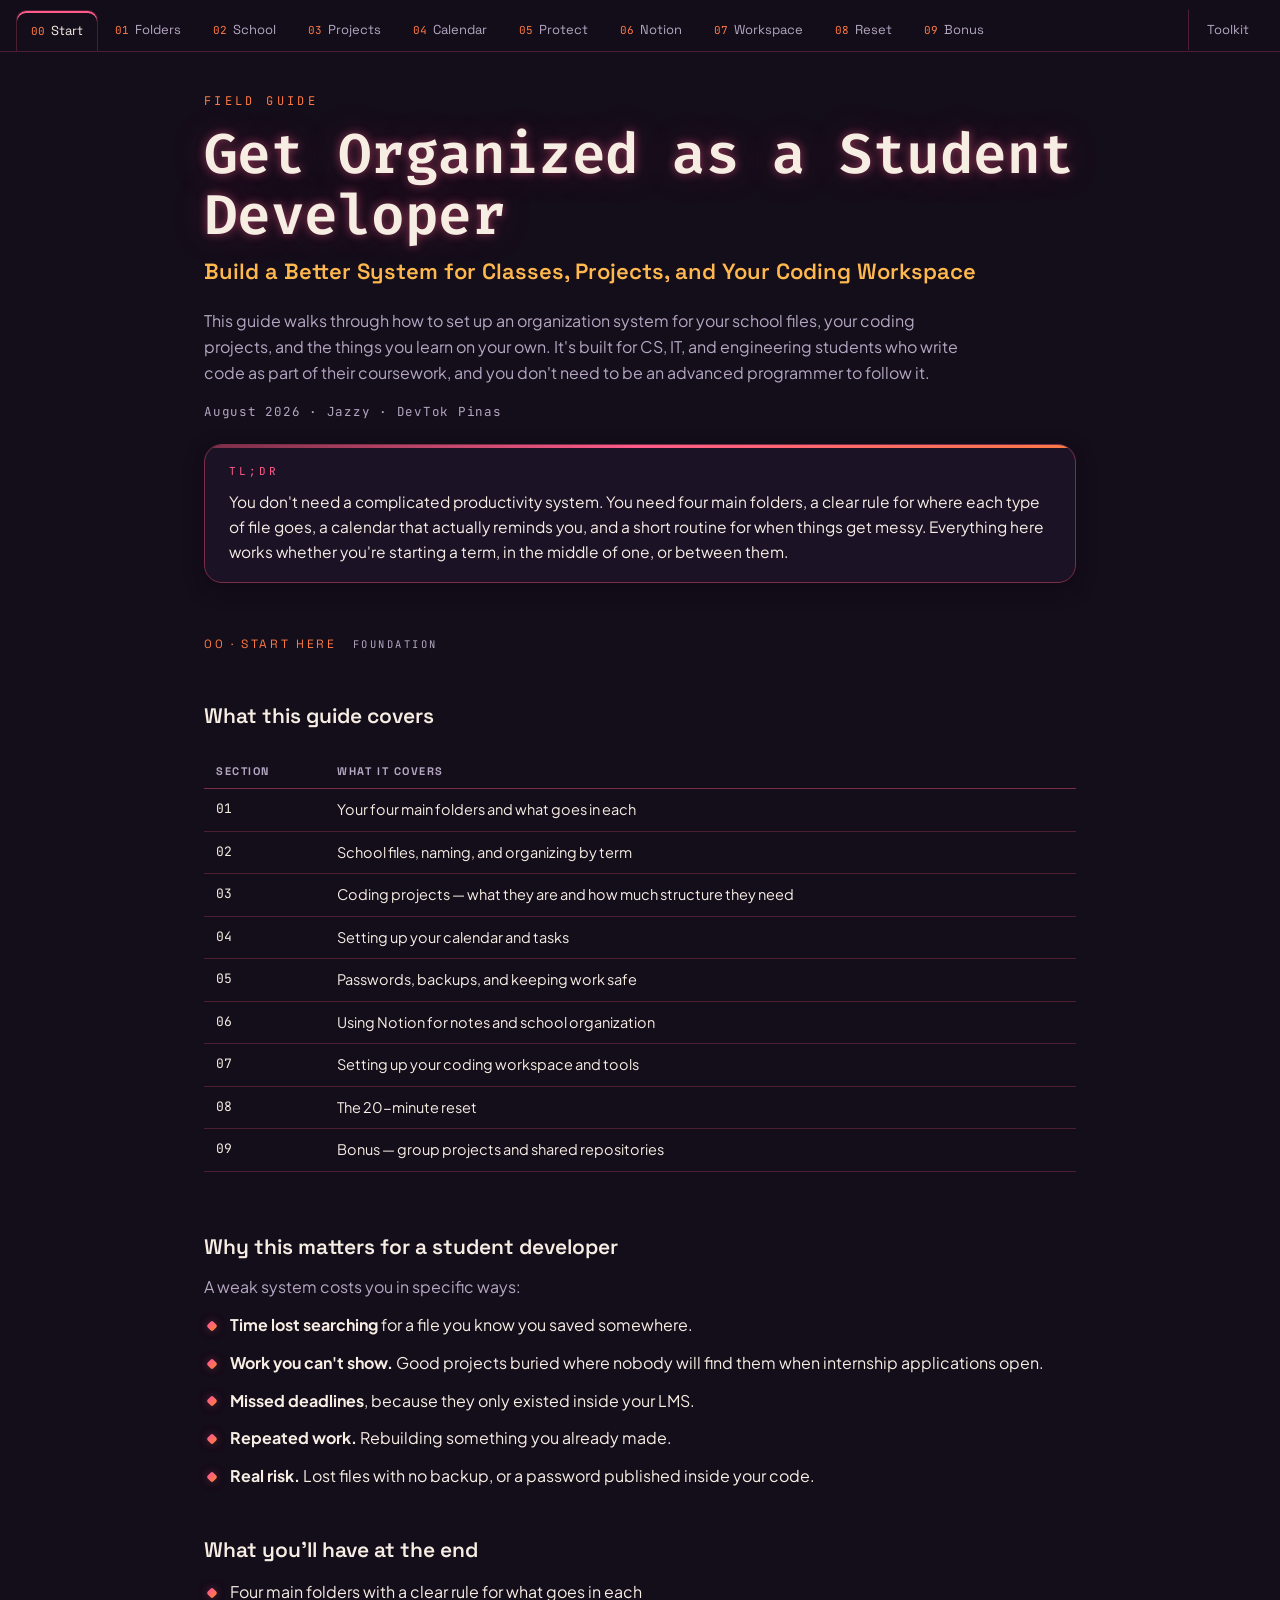
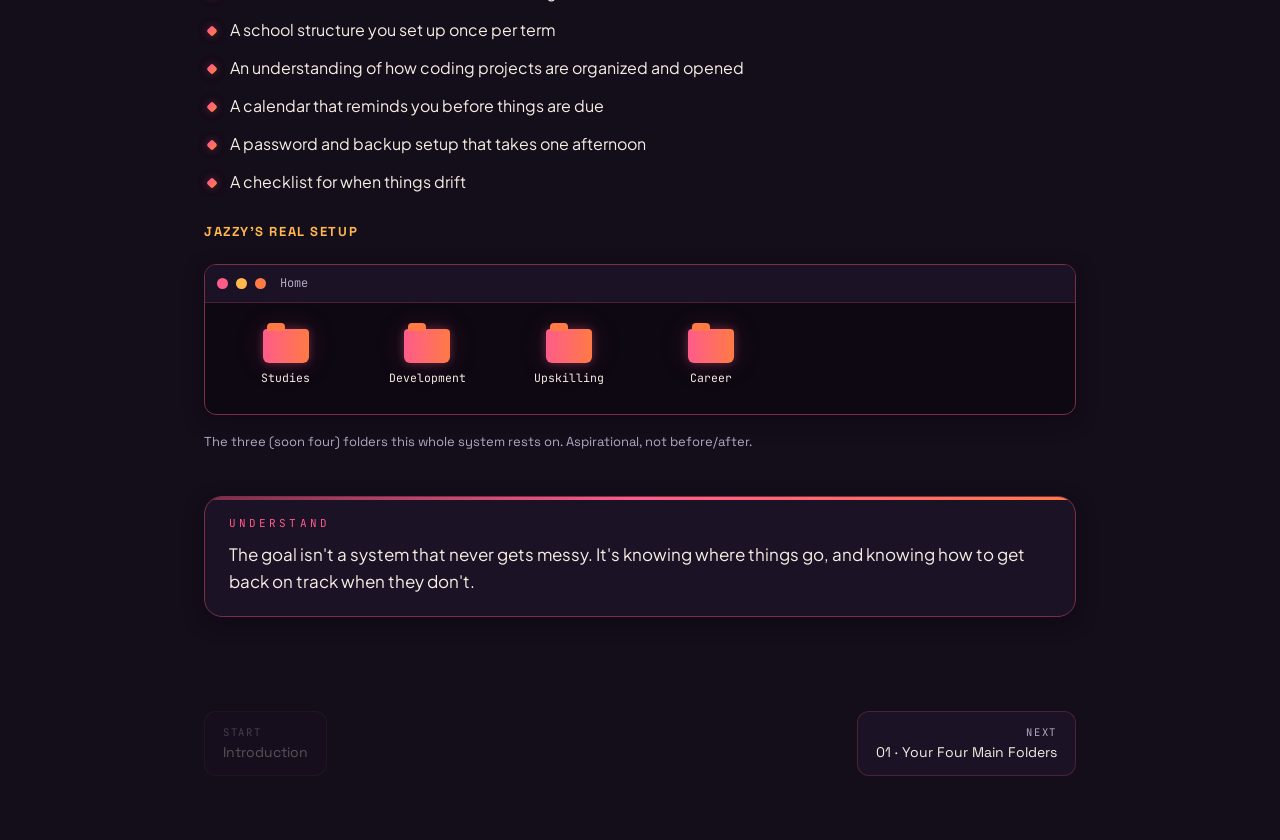
<file: docs/history/site-v1-2026-08-14/index.html>
<!DOCTYPE html>
<html lang="en">
<head>
<meta charset="utf-8">
<meta name="viewport" content="width=device-width, initial-scale=1">
<title>Get Organized as a Student Developer</title>
<meta name="description" content="A field guide for student developers: four folders, a rule for where files go, a calendar that reminds you, and a reset routine. DevTok Pinas.">
<link rel="stylesheet" href="css/_ds/styles.css">
<link rel="stylesheet" href="css/app.css">
</head>
<body>
<a class="skip" href="#main">Skip to content</a>

<!-- ============================ TAB BAR ============================ -->
<nav class="tabbar" role="tablist" aria-label="Guide sections">
  <a class="tab" role="tab" data-route="00-start"      href="#/00-start"><span class="n">00</span>Start</a>
  <a class="tab" role="tab" data-route="01-folders"    href="#/01-folders"><span class="n">01</span>Folders</a>
  <a class="tab" role="tab" data-route="02-school"     href="#/02-school"><span class="n">02</span>School</a>
  <a class="tab" role="tab" data-route="03-projects"   href="#/03-projects"><span class="n">03</span>Projects</a>
  <a class="tab" role="tab" data-route="04-calendar"   href="#/04-calendar"><span class="n">04</span>Calendar</a>
  <a class="tab" role="tab" data-route="05-protecting" href="#/05-protecting"><span class="n">05</span>Protect</a>
  <a class="tab" role="tab" data-route="06-notion"     href="#/06-notion"><span class="n">06</span>Notion</a>
  <a class="tab" role="tab" data-route="07-workspace"  href="#/07-workspace"><span class="n">07</span>Workspace</a>
  <a class="tab" role="tab" data-route="08-reset"      href="#/08-reset"><span class="n">08</span>Reset</a>
  <a class="tab" role="tab" data-route="09-bonus"      href="#/09-bonus"><span class="n">09</span>Bonus</a>
  <a class="tab tk" role="tab" data-route="toolkit"    href="#/toolkit">Toolkit</a>
</nav>

<main id="main">

<!-- ============================ 00 · START ============================ -->
<section class="view" data-route="00-start" role="tabpanel" aria-label="00 Start here">
  <div class="dochead">
    <div class="fieldguide">Field Guide</div>
    <h1 class="title">Get Organized as a Student Developer</h1>
    <div class="subtitle">Build a Better System for Classes, Projects, and Your Coding Workspace</div>
    <p class="lede">This guide walks through how to set up an organization system for your school files, your coding projects, and the things you learn on your own. It's built for CS, IT, and engineering students who write code as part of their coursework, and you don't need to be an advanced programmer to follow it.</p>
    <div class="byline">August 2026 · Jazzy · DevTok Pinas</div>
    <div class="tldr">
      <div class="k">TL;DR</div>
      <p>You don't need a complicated productivity system. You need four main folders, a clear rule for where each type of file goes, a calendar that actually reminds you, and a short routine for when things get messy. Everything here works whether you're starting a term, in the middle of one, or between them.</p>
    </div>
  </div>

  <div class="sec"><div class="band"><div class="in">
    <div class="eyebrow"><span>00 · start here</span><span class="lvl">FOUNDATION</span></div>

    <h2 class="h2">What this guide covers</h2>
    <div class="tblwrap"><table class="tbl">
      <thead><tr><th>Section</th><th>What it covers</th></tr></thead>
      <tbody>
        <tr><td class="mono">01</td><td>Your four main folders and what goes in each</td></tr>
        <tr><td class="mono">02</td><td>School files, naming, and organizing by term</td></tr>
        <tr><td class="mono">03</td><td>Coding projects — what they are and how much structure they need</td></tr>
        <tr><td class="mono">04</td><td>Setting up your calendar and tasks</td></tr>
        <tr><td class="mono">05</td><td>Passwords, backups, and keeping work safe</td></tr>
        <tr><td class="mono">06</td><td>Using Notion for notes and school organization</td></tr>
        <tr><td class="mono">07</td><td>Setting up your coding workspace and tools</td></tr>
        <tr><td class="mono">08</td><td>The 20-minute reset</td></tr>
        <tr><td class="mono">09</td><td>Bonus — group projects and shared repositories</td></tr>
      </tbody>
    </table></div>

    <h2 class="h2">Why this matters for a student developer</h2>
    <p class="mut">A weak system costs you in specific ways:</p>
    <ul class="wa-list wa-list--ul">
      <li><b>Time lost searching</b> for a file you know you saved somewhere.</li>
      <li><b>Work you can't show.</b> Good projects buried where nobody will find them when internship applications open.</li>
      <li><b>Missed deadlines</b>, because they only existed inside your LMS.</li>
      <li><b>Repeated work.</b> Rebuilding something you already made.</li>
      <li><b>Real risk.</b> Lost files with no backup, or a password published inside your code.</li>
    </ul>

    <h2 class="h2">What you'll have at the end</h2>
    <ul class="wa-list wa-list--ul">
      <li>Four main folders with a clear rule for what goes in each</li>
      <li>A school structure you set up once per term</li>
      <li>An understanding of how coding projects are organized and opened</li>
      <li>A calendar that reminds you before things are due</li>
      <li>A password and backup setup that takes one afternoon</li>
      <li>A checklist for when things drift</li>
    </ul>

    <h3 class="h3">Jazzy's real setup</h3>
    <div class="shot">
      <div class="win" aria-label="A file manager window showing three top-level folders side by side">
        <div class="wbar"><span class="wdot r"></span><span class="wdot a"></span><span class="wdot e"></span><span class="wtitle">Home</span></div>
        <div class="wbody">
          <div class="folder"><span class="ficon"></span><span class="fname">Studies</span></div>
          <div class="folder"><span class="ficon"></span><span class="fname">Development</span></div>
          <div class="folder"><span class="ficon"></span><span class="fname">Upskilling</span></div>
          <div class="folder"><span class="ficon"></span><span class="fname">Career</span></div>
        </div>
      </div>
      <div class="cap">The three (soon four) folders this whole system rests on. Aspirational, not before/after.</div>
    </div>

    <div class="closer">
      <div class="k">UNDERSTAND</div>
      <p>The goal isn't a system that never gets messy. It's knowing where things go, and knowing how to get back on track when they don't.</p>
    </div>
  </div></div></div>

  <nav class="pnrow" aria-label="Section navigation">
    <span class="pnav disabled"><span class="pl">Start</span>Introduction</span>
    <a class="pnav next" data-route="01-folders" href="#/01-folders"><span class="pl">Next</span>01 · Your Four Main Folders</a>
  </nav>
</section>

<!-- ============================ 01 · FOLDERS ============================ -->
<section class="view" data-route="01-folders" role="tabpanel" aria-label="01 Your four main folders">
  <div class="sec"><div class="band"><div class="in">
    <div class="eyebrow"><span>01 · your four main folders</span><span class="lvl">FOUNDATION</span></div>
    <h1 class="h1">Your Four Main Folders</h1>
    <p class="cover"><b>What this section covers:</b> The four top-level folders that hold everything you make, and how to decide which one something belongs in.</p>
    <p class="cover"><b>Why it matters:</b> Most people decide where to save a file at the moment they save it, which is why things end up in Downloads. Decide once, in advance, and saving stops being a decision.</p>

    <h3 class="h3">The four folders — click to explore</h3>
    <div data-component="explorer">
      <div class="grid2">
        <button class="fcard" data-target="fp-studies"><span class="ft">Studies</span><span class="fd">Formal school work that isn't code</span></button>
        <button class="fcard" data-target="fp-dev"><span class="ft">Development</span><span class="fd">Anything that involves code</span></button>
        <button class="fcard" data-target="fp-up"><span class="ft">Upskilling</span><span class="fd">Learning outside your curriculum</span></button>
        <button class="fcard" data-target="fp-career"><span class="ft">Career</span><span class="fd">Job materials — outlives your degree</span></button>
      </div>

      <div class="fpanel" id="fp-studies">
        <h3 class="h3">Studies</h3>
        <p>Your formal school work — everything tied to your degree that isn't code.</p>
        <p class="mut"><b>What goes here:</b> subjects, assignments, lecture files, exams · curriculum and grade slips · graduation requirements and student aid documents · thesis or capstone documents · OJT and internship paperwork · school organizations.</p>
        <div class="note"><span class="nl">NOTE</span>Anything containing code goes in Development instead, including programming assignments. Studies holds the documents, requirements, and submissions.</div>
      </div>

      <div class="fpanel" id="fp-dev">
        <h3 class="h3">Development</h3>
        <p><b>Anything that involves code.</b> All of it, regardless of where it came from.</p>
        <p class="mut"><b>What goes here:</b> programming assignments and lab exercises · school software projects and your capstone · practice code from tutorials and online courses · personal projects and experiments · hackathon projects · code you write for an organization.</p>
        <p>One rule, no exceptions: <b>if it contains code, it lives here.</b> Not in your school folder, not in a course folder, not on the Desktop.</p>
        <div class="badges"><span class="wa-badge wa-badge--rose">HOW I DO IT</span></div>
        <div class="panel">
          <div class="cpy"><button class="copybtn" data-copy="#tree-dev">Copy</button></div>
<pre class="tree" id="tree-dev">Development/
├── school/
│   ├── Y2T1/
│   └── Y2T2/
├── learning/
├── personal/
├── hackathons/
├── experiments/
└── archive/</pre>
        </div>
        <ul class="wa-list wa-list--ul">
          <li><span class="mono">school/</span> — code written for classes, kept by term so it stays findable</li>
          <li><span class="mono">learning/</span> — code written while following courses and tutorials</li>
          <li><span class="mono">archive/</span> — projects you've stopped working on</li>
        </ul>
      </div>

      <div class="fpanel" id="fp-up">
        <h3 class="h3">Upskilling</h3>
        <p>Learning you do outside your curriculum. This holds the material you learn <i>from</i>, not the code you write.</p>
        <div class="badges"><span class="wa-badge wa-badge--amber">RECOMMENDED</span></div>
        <div data-component="select" data-default="up-topic">
          <div class="chiprow">
            <button class="chip" data-target="up-topic">By topic (recommended)</button>
            <button class="chip" data-target="up-platform">By platform</button>
          </div>
          <div class="lpanel" id="up-topic">
            <div class="panel"><div class="cpy"><button class="copybtn" data-copy="#tree-up-topic">Copy</button></div>
<pre class="tree" id="tree-up-topic">Upskilling/
├── web-development/
├── cloud/
├── ai-and-data/
├── design/
├── certificates/
└── resources/</pre></div>
            <p class="mut">When you look for something later you remember the subject, not the website — and one topic usually spans several platforms.</p>
          </div>
          <div class="lpanel" id="up-platform">
            <div class="panel"><div class="cpy"><button class="copybtn" data-copy="#tree-up-plat">Copy</button></div>
<pre class="tree" id="tree-up-plat">Upskilling/
├── coursera/
├── udemy/
├── youtube/
├── freecodecamp/
└── certificates/</pre></div>
            <p class="mut">Works if you're enrolled in a structured multi-course program and think of your learning that way.</p>
          </div>
        </div>
        <p>Pick one and stay consistent. Mixing both is what makes things hard to find.</p>
        <div class="note"><span class="nl">NOTE</span>Code you write while following a course goes in <span class="mono">Development/learning/</span>. Upskilling holds slides, notes, downloads, and certificates.</div>
      </div>

      <div class="fpanel" id="fp-career">
        <h3 class="h3">Career</h3>
        <p>Documents you'll need when applying for internships and jobs. The only folder that outlives your degree.</p>
        <div class="panel"><div class="cpy"><button class="copybtn" data-copy="#tree-career">Copy</button></div>
<pre class="tree" id="tree-career">Career/
├── resume/
├── certificates/
├── portfolio/
├── applications/
└── interview-prep/</pre></div>
        <ul class="wa-list wa-list--ul">
          <li><span class="mono">certificates/</span> — copies of anything worth listing, including the ones from Upskilling</li>
          <li><span class="mono">portfolio/</span> — screenshots, project descriptions, links</li>
          <li><span class="mono">applications/</span> — one folder per company you apply to</li>
        </ul>
        <p>Most students only create this when they urgently need it. Make it now, even empty.</p>
      </div>
    </div>

    <h2 class="h2">The code rule</h2>
    <p><b>Anything containing code goes in Development.</b> School assignments, lab exercises, tutorial practice, capstone code, personal projects — all of it, one location, no exceptions. The binary rule cannot be got wrong.</p>
    <div class="casc">
      <p><span class="mono">1.</span> Does it contain code? <span class="a">→ Development. Stop.</span></p>
      <p><span class="mono">2.</span> Does it stop mattering when the term ends? <span class="a">→ Studies.</span></p>
      <p><span class="mono">3.</span> Is it material you're learning from? <span class="a">→ Upskilling.</span></p>
      <p><span class="mono">4.</span> Does it outlive the degree? <span class="a">→ Career.</span></p>
    </div>
    <div class="note"><span class="nl">SPLIT</span>When something has both code and documents (assignments, capstone, thesis): code to Development, documents to Studies, plus a short pointer file in Studies noting where the code is. This is the standard pattern, not an exception.</div>

    <h2 class="h2">How to decide where something goes</h2>
    <div class="tblwrap"><table class="tbl">
      <thead><tr><th>Situation</th><th>Where it goes</th></tr></thead>
      <tbody>
        <tr><td>A 30-line lab exercise</td><td>Development → <span class="mono">school/</span></td></tr>
        <tr><td>A semester-long software project</td><td>Development → <span class="mono">school/</span></td></tr>
        <tr><td>Code you write following a React course</td><td>Development → <span class="mono">learning/</span></td></tr>
        <tr><td>That course's slides and notes</td><td>Upskilling</td></tr>
        <tr><td>Your assignment brief and submission receipt</td><td>Studies</td></tr>
        <tr><td>A certificate from that course</td><td>Upskilling and Career</td></tr>
        <tr><td>Your thesis document</td><td>Studies</td></tr>
        <tr><td>Your thesis code</td><td>Development</td></tr>
        <tr><td>Minutes from an org meeting</td><td>Studies → <span class="mono">Organizations/</span></td></tr>
        <tr><td>The org website you're building</td><td>Development</td></tr>
      </tbody>
    </table></div>

    <div class="pn"><div class="k">HOW I DO IT</div><p>Keeping every line of code in one place is what made this work for me. Before that I had code in course folders, code on the Desktop, and code in Development, and I could never remember which. One location means one place to look.</p></div>

    <h2 class="h2">Where does this go?</h2>
    <p class="mut">Click an item to reveal the right folder and why.</p>
    <div data-component="reveal">
      <div class="grid2">
        <button class="ibtn"><span class="it">Algorithms assignment</span><span class="ans">Development → school/. It contains code, and the code rule wins over everything else.</span></button>
        <button class="ibtn"><span class="it">A React course on YouTube</span><span class="ans">Upskilling. It's material you learn from. The code you write following it goes in Development/learning/.</span></button>
        <button class="ibtn"><span class="it">Your resume</span><span class="ans">Career. It's a job material that outlives the degree.</span></button>
        <button class="ibtn"><span class="it">A hackathon project</span><span class="ans">Development. It contains code — same rule, no exception.</span></button>
        <button class="ibtn"><span class="it">Minutes from an org meeting</span><span class="ans">Studies → Organizations/. It's part of school life and tied to your school years.</span></button>
        <button class="ibtn"><span class="it">A script that renames files</span><span class="ans">Development. It's code, even if it's tiny and personal.</span></button>
      </div>
      <div class="ctl"><button class="btn" data-reset>Reset</button></div>
    </div>

    <h2 class="h2">Key takeaways</h2>
    <ul class="wa-list wa-list--ul">
      <li>Four folders: Studies, Development, Upskilling, Career.</li>
      <li><b>Anything containing code goes in Development</b> — school, tutorials, personal, org work, all of it.</li>
      <li>Upskilling by topic works better than by platform for most students.</li>
      <li>School org files sit under Studies; resume-worthy org work goes in Career.</li>
      <li>Personal life stays outside this system.</li>
    </ul>

    <div class="closer"><div class="k">DO</div><p>Create the four folders now. It takes under a minute.</p></div>
  </div></div></div>

  <nav class="pnrow" aria-label="Section navigation">
    <a class="pnav" data-route="00-start" href="#/00-start"><span class="pl">Previous</span>00 · Start Here</a>
    <a class="pnav next" data-route="02-school" href="#/02-school"><span class="pl">Next</span>02 · Organizing Your School Files</a>
  </nav>
</section>

<!-- ============================ 02 · SCHOOL ============================ -->
<section class="view" data-route="02-school" role="tabpanel" aria-label="02 Organizing your school files">
  <div class="sec"><div class="band"><div class="in">
    <div class="eyebrow"><span>02 · organizing your school files</span><span class="lvl">FOUNDATION</span></div>
    <h1 class="h1">Organizing Your School Files</h1>
    <p class="cover"><b>What this section covers:</b> A folder structure for coursework, a naming convention, and what to do if you already have years of files scattered around.</p>
    <p class="cover"><b>Why it matters:</b> School generates your highest volume of files, every term. A structure you set up once and reuse removes almost all the decisions.</p>

    <h2 class="h2">The structure</h2>
    <p>Program → Term → Subject. Keep the inside of each subject simple.</p>
    <div class="badges"><span class="wa-badge wa-badge--amber">RECOMMENDED</span></div>
    <div class="panel"><div class="cpy"><button class="copybtn" data-copy="#tree-studies">Copy</button></div>
<pre class="tree" id="tree-studies">Studies/
└── BS Computer Science/
    ├── Courses/
    │   ├── Y1T1/
    │   └── Y2T1/
    │       ├── Algorithms and Complexity/
    │       ├── Life and Works of Rizal/
    │       └── Software Engineering/
    ├── Curriculum/
    ├── Grade Slips/
    ├── Graduation Requirements/
    └── Organizations/</pre></div>
    <ul class="wa-list wa-list--ul">
      <li>Use this if you don't already have something that works. Other arrangements are in the toolkit.</li>
      <li>Most subjects only need a few folders inside. Don't create folders you aren't using.</li>
      <li>Set it up once at the start of each term. It takes a few minutes.</li>
    </ul>
    <details class="exp"><summary>Learn more — term-first vs subject-first</summary><div class="expb">
      <p><b>Subject-first</b> (Program → Subject → Term) keeps one subject together across years. Useful if you retake subjects.</p>
      <p><b>Term-first</b> works better for most students because school runs on terms, and because finished terms move out of your way on their own.</p>
    </div></details>

    <h2 class="h2">Naming files</h2>
    <div data-component="revealall">
      <div class="ctl"><button class="btn" data-revealall data-label="Reveal better names">Reveal better names</button></div>
      <div class="tblwrap"><table class="tbl">
        <thead><tr><th>Instead of</th><th>Use</th></tr></thead>
        <tbody>
          <tr><td class="mono">Assignment final v2.docx</td><td class="mono"><span class="rev">2026-08-15-algorithms-assignment.docx</span></td></tr>
          <tr><td class="mono">Aug 15 notes</td><td class="mono"><span class="rev">2026-08-15-lecture-notes.md</span></td></tr>
          <tr><td class="mono">stuff2</td><td class="mono"><span class="rev">midterm-reviewer</span></td></tr>
        </tbody>
      </table></div>
    </div>
    <ul class="wa-list wa-list--ul">
      <li><b>Dates: year-month-day.</b> <span class="mono">2026-08-15</span>. Files then sort in date order automatically.</li>
      <li><b>No spaces — use dashes.</b> <span class="wa-badge wa-badge--lilac">CONVENTION</span> Spaces cause problems in the terminal and in code projects.</li>
      <li><b>Be descriptive.</b> The name should still make sense in six months.</li>
    </ul>

    <h2 class="h2">What happens at the end of a term</h2>
    <p>Nothing. The term folder stays exactly where it is.</p>
    <ul class="wa-list wa-list--ul">
      <li>You don't archive it, sort it, or clean it out</li>
      <li>The only action is creating next term's folder</li>
      <li>Old work stays where you'd naturally look for it</li>
    </ul>
    <p class="mut"><b>Why this works:</b> a degree is around twelve terms, so the list never gets long. Organizing by year and term means finished work moves out of your way without you doing anything.</p>
    <div class="note"><span class="nl">NOTE</span>Coding projects are different — they don't end on a schedule, which is why <span class="mono">Development/</span> keeps an <span class="mono">archive/</span> folder.</div>

    <h2 class="h2">If you already have years of scattered files</h2>
    <div class="badges"><span class="wa-badge wa-badge--amber">RECOMMENDED</span></div>
    <p>Don't reorganize everything at once. That usually takes longer than expected and gets abandoned halfway.</p>
    <ol class="wa-list wa-list--ol">
      <li>Create one folder named <span class="mono">_UNSORTED_2026-08</span>, with the date in the name.</li>
      <li>Move everything loose into it. Don't sort as you go.</li>
      <li>Build the new structure beside it, empty.</li>
      <li>Use the new structure from now on.</li>
      <li>When you need an old file, take it out and file it properly at that point.</li>
    </ol>
    <p class="mut">After a few months, most of what's left is material you never needed.</p>
    <div class="note"><span class="nl">NOTE</span>About ten minutes, not a weekend. The point is to stop the mess growing, not to fix the past.</div>

    <h2 class="h2">Key takeaways</h2>
    <ul class="wa-list wa-list--ul">
      <li>Program → Term → Subject, set up once per term.</li>
      <li><span class="mono">YYYY-MM-DD</span> and no spaces so files sort themselves.</li>
      <li>Finished terms stay where they are. No archiving step.</li>
      <li>If you have a backlog, move it aside rather than reorganizing it.</li>
    </ul>

    <div class="closer"><div class="k">DO</div><p>Set up the folders for this term only, and move anything loose into a single dated unsorted folder.</p></div>
  </div></div></div>

  <nav class="pnrow" aria-label="Section navigation">
    <a class="pnav" data-route="01-folders" href="#/01-folders"><span class="pl">Previous</span>01 · Your Four Main Folders</a>
    <a class="pnav next" data-route="03-projects" href="#/03-projects"><span class="pl">Next</span>03 · Your Coding Projects</a>
  </nav>
</section>

<!-- ============================ 03 · PROJECTS ============================ -->
<section class="view" data-route="03-projects" role="tabpanel" aria-label="03 Your coding projects">
  <div class="sec"><div class="band"><div class="in">
    <div class="eyebrow"><span>03 · your coding projects</span><span class="lvl">BUILDING</span></div>
    <h1 class="h1">Your Coding Projects</h1>
    <p class="cover"><b>What this section covers:</b> The difference between a folder, a project, an editor workspace, and a repository — plus how much structure a project actually needs.</p>
    <p class="cover"><b>Why it matters:</b> These terms get used interchangeably, which makes tutorials and instructions confusing. Once you can tell them apart, most of that confusion goes away.</p>

    <h2 class="h2">The five layers — build the stack</h2>
    <p class="mut">Each layer answers one question and earns one word. Click Next to add them one at a time.</p>
    <div class="c7grid" data-component="stack">
      <div>
        <button class="lrow"><span class="ln">1</span><span class="lw">Folder</span><span class="lq">where is it?</span></button>
        <button class="lrow"><span class="ln">2</span><span class="lw">Project</span><span class="lq">could someone run it?</span></button>
        <button class="lrow"><span class="ln">3</span><span class="lw">Editor</span><span class="lq">how do I open all of it?</span></button>
        <button class="lrow"><span class="ln">4</span><span class="lw">Git</span><span class="lq">what changed?</span></button>
        <button class="lrow"><span class="ln">5</span><span class="lw">GitHub</span><span class="lq">where does it live online?</span></button>
        <div class="ctl">
          <button class="btn" data-stack-back>Back</button>
          <button class="btn primary" data-stack-next>Next</button>
          <button class="btn" data-stack-reset>Reset</button>
          <span class="ctr" data-stack-count></span>
        </div>
      </div>
      <div>
        <div class="lpanel">
          <h3 class="h3">Layer 1 — The folder</h3>
          <p>A location on your computer where the files sit.</p>
          <ul class="wa-list wa-list--ul"><li>A normal folder, like any other</li><li>It lives inside <span class="mono">Development/</span> — including for school work</li><li>Everything below is something added <i>to</i> this folder</li></ul>
          <div class="note"><span class="nl">NOTE</span>Don't put a coding project inside a synced folder like Google Drive, OneDrive, or Dropbox. Sync conflicts with the tools you'll use and can corrupt the project. On Windows, check whether Documents is syncing to OneDrive — it often is.</div>
        </div>
        <div class="lpanel">
          <h3 class="h3">Layer 2 — The project</h3>
          <p>The same folder, once it contains everything needed to run.</p>
          <ul class="wa-list wa-list--ul"><li><b>A README file</b> — plain text saying what this is and how to start it</li><li><b>A dependency file</b> — <span class="mono">requirements.txt</span> for Python, <span class="mono">package.json</span> for JavaScript</li><li><b>The code</b>, organized rather than loose</li></ul>
          <div class="anchor">A project is a folder that knows how to run itself.</div>
        </div>
        <div class="lpanel">
          <h3 class="h3">Layer 3 — Opening it in your editor</h3>
          <p>When someone says "open the project in VS Code," they mean opening the <b>folder</b>, not a file.</p>
          <ul class="wa-list wa-list--ul"><li><b>Open a file</b> — a text editor with one document in it.</li><li><b>Open a folder</b> — the full file list, a terminal pointed at the right location, search across the whole project, and tools that can see how files relate.</li></ul>
          <div class="note"><span class="nl">NOTE</span>This is the most common reason a beginner's screen doesn't match the tutorial. Use File → Open Folder.</div>
        </div>
        <div class="lpanel">
          <h3 class="h3">Layer 4 — Git</h3>
          <p>A tool that records the history of your project as you work.</p>
          <ul class="wa-list wa-list--ul"><li>Each meaningful change is a <b>commit</b> — a snapshot with a short description</li><li>You can return to any earlier version</li><li>It replaces keeping <span class="mono">final</span>, <span class="mono">final2</span>, <span class="mono">final-v3</span> copies</li></ul>
        </div>
        <div class="lpanel">
          <h3 class="h3">Layer 5 — GitHub</h3>
          <p>A website where your project's history is stored online.</p>
          <ul class="wa-list wa-list--ul"><li><b>Git</b> tracks changes on your computer</li><li><b>GitHub</b> is where you upload that history so others can see it</li><li>Uploading is <b>pushing</b>; downloading someone else's project is <b>cloning</b></li></ul>
          <div class="note"><span class="nl">NOTE</span>GitHub is for code and the files around code. Not general cloud storage — your thesis PDF and lecture slides don't belong there.</div>
        </div>
      </div>
    </div>
    <p class="mut">Five layers, five words, used interchangeably by everyone. Naming them is most of the fix.</p>

    <h2 class="h2">Open file vs open folder</h2>
    <div class="grid2">
      <div>
        <div class="vsc solo" aria-label="VS Code with a single file open">
          <div class="vtop"><span>main.py</span></div>
          <div class="vmain"><div class="vedit">1  print("hello")<br>2<br>3</div></div>
        </div>
        <div class="cap mut" style="font-family:var(--font-tech);font-size:13px;margin-top:8px">Open a file — one document, nothing else.</div>
      </div>
      <div>
        <div class="vsc" aria-label="VS Code with a whole folder open, showing Explorer, Editor, Terminal, Source Control">
          <div class="vtop"><span>schedule-tracker</span></div>
          <div class="vmain">
            <div class="vside"><span class="hot" style="top:6px;left:6px">Explorer</span><br>src/<br>README.md<br>.gitignore<br>requirements.txt</div>
            <div class="vedit"><span class="hot" style="top:6px;left:6px">Editor</span><br><br>1  import calendar</div>
          </div>
          <div class="vterm"><span class="hot" style="top:-2px;left:6px">Terminal · Source Control</span><br>$ python src/main.py</div>
        </div>
        <div class="cap mut" style="font-family:var(--font-tech);font-size:13px;margin-top:8px">Open a folder — file tree, terminal, search, source control.</div>
      </div>
    </div>
    <div class="badges"><span class="wa-badge wa-badge--ember">TOOL-SPECIFIC</span></div>

    <h2 class="h2">Commit messages</h2>
    <div data-component="revealall">
      <div class="ctl"><button class="btn" data-revealall data-label="Reveal better messages">Reveal better messages</button></div>
      <div class="tblwrap"><table class="tbl">
        <thead><tr><th>Instead of</th><th>Write</th></tr></thead>
        <tbody>
          <tr><td class="mono">fix</td><td class="mono"><span class="rev">Initialize project structure</span></td></tr>
          <tr><td class="mono">fix2</td><td class="mono"><span class="rev">Add login form</span></td></tr>
          <tr><td class="mono">asdf</td><td class="mono"><span class="rev">Implement email validation</span></td></tr>
          <tr><td class="mono">final</td><td class="mono"><span class="rev">Update installation instructions</span></td></tr>
        </tbody>
      </table></div>
    </div>

    <h2 class="h2">How much structure a project needs</h2>
    <p>Not every project needs the full setup. Select a type to see what it actually needs.</p>
    <div data-component="select" data-default="ld-ex">
      <div class="chiprow">
        <button class="chip" data-target="ld-ex">Short exercise</button>
        <button class="chip" data-target="ld-assign">Course assignment</button>
        <button class="chip" data-target="ld-port">Portfolio project</button>
        <button class="chip" data-target="ld-team">Team project</button>
      </div>
      <div class="lpanel" id="ld-ex">
        <div class="panel"><pre class="tree">exercise.py</pre></div>
        <p>One file. <span class="mut">Does not need: folders, a README, or Git.</span></p>
      </div>
      <div class="lpanel" id="ld-assign">
        <div class="panel"><pre class="tree">assignment/
├── main.py
└── README.md</pre></div>
        <p>One folder, README if there are instructions worth keeping. <span class="mut">Does not need: a full src/tests split.</span></p>
      </div>
      <div class="lpanel" id="ld-port">
        <div class="panel"><pre class="tree">project-name/
├── src/
├── README.md
├── .gitignore
└── requirements.txt</pre></div>
        <p>Organized folders, README, <span class="mono">.gitignore</span>, dependency file, on GitHub. <span class="mut">Does not need: shared access or CI.</span></p>
      </div>
      <div class="lpanel" id="ld-team">
        <div class="panel"><pre class="tree">project-name/
├── src/
├── tests/
├── docs/
├── README.md
├── .gitignore
├── .env.example
└── requirements.txt</pre></div>
        <p>All of the above, plus shared access (Section 09). <span class="mut">Does not need: anything you're not actually using yet.</span></p>
      </div>
    </div>
    <ul class="wa-list wa-list--ul">
      <li>Adding structure a project doesn't need makes it harder to work on</li>
      <li>Start small. Adding structure later is easier than removing it</li>
      <li>You're allowed to have a project that's one file</li>
    </ul>

    <h2 class="h2">One project, every layer</h2>
    <p class="mut">A class schedule tracker carried through the section. Here's the whole road — today we cover the first half.</p>
    <div class="flow">
      <span class="fst">IDEA</span><span class="fsep">→</span>
      <span class="fst">FOLDER</span><span class="fsep">→</span>
      <span class="fst">EDITOR</span><span class="fsep">→</span>
      <span class="fst">GIT</span><span class="fsep">→</span>
      <span class="fst">BUILD</span><span class="fsep">→</span>
      <span class="fst">COMMIT</span><span class="fsep">→</span>
      <span class="fst">GITHUB</span><span class="fsep">→</span>
      <span class="fst adv">DOCUMENT</span><span class="fsep">→</span>
      <span class="fst adv">DEPLOY</span><span class="fsep">→</span>
      <span class="fst adv">PORTFOLIO</span>
    </div>
    <div class="badges"><span class="wa-badge wa-badge--lilac">ADVANCED</span> <span class="mut">Dashed stages link to the toolkit rather than being explained live.</span></div>

    <h2 class="h2">Project tree explorer</h2>
    <p class="mut">One example project — click a file to see what it is and whether it's required. Not a universal tree.</p>
    <div class="panel"><div class="cpy"><button class="copybtn" data-copy="#tree-proj">Copy</button></div>
<pre class="tree" id="tree-proj">schedule-tracker/
├── src/
├── README.md
├── .gitignore
├── .env.example
└── requirements.txt</pre></div>
    <div data-component="reveal">
      <div class="grid2">
        <button class="ibtn"><span class="it">src/ <span class="wa-badge wa-badge--lilac">CONVENTION</span></span><span class="ans">Where your source code lives. Conventional once a project has more than a couple of files — keeps code separate from config.</span></button>
        <button class="ibtn"><span class="it">README.md <span class="wa-badge wa-badge--lilac">CONVENTION</span></span><span class="ans">Says what this is and how to run it. Required the moment anyone else — including future you — needs to run it.</span></button>
        <button class="ibtn"><span class="it">.gitignore <span class="wa-badge wa-badge--lilac">CONVENTION</span></span><span class="ans">The list of files Git should skip — secrets, generated folders. Needed as soon as the project uses Git.</span></button>
        <button class="ibtn"><span class="it">.env.example <span class="wa-badge wa-badge--muted">OPTIONAL</span></span><span class="ans">A blank copy of your .env so teammates know what keys they need. Only needed when the project uses secrets.</span></button>
        <button class="ibtn"><span class="it">requirements.txt <span class="wa-badge wa-badge--lilac">CONVENTION</span></span><span class="ans">The dependency file — what must be installed to run this. Required for anything with dependencies.</span></button>
      </div>
      <div class="ctl"><button class="btn" data-reset>Reset</button></div>
    </div>

    <h2 class="h2">Moving work up a level</h2>
    <p>When school or practice work turns out well:</p>
    <ul class="wa-list wa-list--ul">
      <li>Move it from <span class="mono">Development/school/</span> or <span class="mono">learning/</span> into <span class="mono">personal/</span></li>
      <li>Add a README explaining what it does and how to run it</li>
      <li>Put it on GitHub</li>
    </ul>
    <div class="badges"><span class="wa-badge wa-badge--lilac">ADVANCED</span></div>
    <p class="mut">This matters most at internship time. Work sitting in a term subfolder is work nobody will look at.</p>

    <div class="pn"><div class="k">HOW I DO IT</div><p>What helped me most was checking my own projects the way a stranger would: download it into an empty folder and try to run it using only the README. If that works, it's set up properly.</p></div>

    <h2 class="h2">Key takeaways</h2>
    <ul class="wa-list wa-list--ul">
      <li>A folder is a location. A project is a folder containing everything needed to run.</li>
      <li>"Open the project" means open the folder, not a file.</li>
      <li>Git tracks changes locally. GitHub stores that history online.</li>
      <li>Match structure to what the project is for. Small things stay small.</li>
    </ul>

    <div class="closer"><div class="k">UNDERSTAND</div><p>Open one of your existing coding folders as a folder in your editor, and see what appears that didn't before.</p></div>
  </div></div></div>

  <nav class="pnrow" aria-label="Section navigation">
    <a class="pnav" data-route="02-school" href="#/02-school"><span class="pl">Previous</span>02 · Organizing Your School Files</a>
    <a class="pnav next" data-route="04-calendar" href="#/04-calendar"><span class="pl">Next</span>04 · Your Calendar and Tasks</a>
  </nav>
</section>

<!-- ============================ 04 · CALENDAR ============================ -->
<section class="view" data-route="04-calendar" role="tabpanel" aria-label="04 Your calendar and tasks">
  <div class="sec"><div class="band"><div class="in">
    <div class="eyebrow"><span>04 · your calendar and tasks</span><span class="lvl">BUILDING</span></div>
    <h1 class="h1">Your Calendar and Tasks</h1>
    <p class="cover"><b>What this section covers:</b> Setting up Google Calendar for your class schedule, deadlines, and everything else you're responsible for.</p>
    <p class="cover"><b>Why it matters:</b> A printed schedule or a screenshot of your Canvas calendar tells you what's happening. It doesn't remind you, hold your meeting links, or update when something changes.</p>

    <h2 class="h2">Why a calendar app instead of a printed schedule</h2>
    <div class="badges"><span class="wa-badge wa-badge--ember">TOOL-SPECIFIC</span></div>
    <ul class="wa-list wa-list--ul">
      <li><b>It reminds you.</b> Notifications on your phone before class or a deadline.</li>
      <li><b>It holds the details.</b> Zoom or Meet links, room numbers, LMS links, professor names — inside the event, one tap away.</li>
      <li><b>It updates.</b> A room change or moved deadline is one edit, not a reprint.</li>
      <li><b>It's searchable.</b> Find when an exam was, months later.</li>
      <li><b>It's on every device.</b> Phone, laptop, browser.</li>
      <li><b>It repeats.</b> Set your class schedule once for the whole term.</li>
    </ul>
    <p class="mut">We'll use Google Calendar because it's free with any Google account and includes Tasks. Any calendar app with reminders works the same way.</p>

    <h2 class="h2">Step 1 — Make separate calendars</h2>
    <p>Instead of putting everything in one calendar, create a few and give each its own color.</p>
    <div class="badges"><span class="wa-badge wa-badge--amber">RECOMMENDED</span></div>
    <ul class="wa-list wa-list--ul">
      <li><b>Classes</b> — your recurring schedule</li>
      <li><b>Deadlines</b> — submissions, exams, defenses</li>
      <li><b>Org and events</b> — meetings, activities</li>
      <li><b>Personal</b> — work, family, rest</li>
    </ul>
    <div class="calweek" aria-label="A week view with four color-separated calendars">
      <div class="calday"><div class="dh">Mon</div><div class="calev cls">Algorithms 9AM</div><div class="calev per">Gym 6PM</div></div>
      <div class="calday"><div class="dh">Tue</div><div class="calev cls">Software Eng 1PM</div><div class="calev ddl">Lab due</div></div>
      <div class="calday"><div class="dh">Wed</div><div class="calev cls">Algorithms 9AM</div><div class="calev org">CS Society 5PM</div></div>
      <div class="calday"><div class="dh">Thu</div><div class="calev cls">Rizal 10AM</div><div class="calev per">Practice 7PM</div></div>
      <div class="calday"><div class="dh">Fri</div><div class="calev cls">Software Eng 1PM</div><div class="calev ddl">Quiz</div></div>
    </div>
    <p class="mut"><b>Why separate:</b> you can hide a whole calendar when you don't need it, and colors tell you what kind of day you're looking at before you read anything.</p>

    <h2 class="h2">Step 2 — Add your class schedule</h2>
    <p>Add each class once as a <b>repeating event</b> for the whole term. Click through the fields to build one.</p>
    <div data-component="event">
      <div class="ev">
        <div class="evh">CS 3202 — Algorithms and Complexity<span class="tm">MWF · 9:00–10:00 · repeats to end of term</span></div>
        <button class="evr"><span class="fl">Location</span>Room number, or building and floor<span class="why">So you never wander looking for the room on day one.</span></button>
        <button class="evr vid"><span class="fl">Video link</span>The Zoom or Meet link, if online or hybrid<span class="why">The single biggest reason to do this — stop searching your email five minutes before class.</span></button>
        <button class="evr"><span class="fl">Description</span>Professor's name, section, LMS link, consultation hours<span class="why">Everything about the class in one place you already open daily.</span></button>
        <button class="evr"><span class="fl">Notification</span>30 minutes before, or enough time to get there<span class="why">The reminder is the whole point of using an app.</span></button>
      </div>
      <div class="ctl"><button class="btn primary" data-ev-next>Add details</button><button class="btn" data-ev-reset>Reset</button></div>
    </div>

    <h2 class="h2">Step 3 — Set up Tasks</h2>
    <p>Calendar events are for things happening at a set time. Tasks are for work that needs doing. Google Tasks lists appear inside Calendar, and each list gets a color that shows on the day a task is due.</p>
    <p class="mut"><b>Suggested lists:</b> Assignments · Study and practice · Exams and quizzes · Group projects · Org work · Personal.</p>
    <div class="note"><span class="nl">NOTE</span>Tasks has no labels or tags, so lists are how you separate categories. Keep the number small — six is plenty.</div>

    <h2 class="h2">Step 4 — What actually goes in tasks</h2>
    <p>Add things the day you hear about them, not the day they're due.</p>
    <div class="tblwrap"><table class="tbl">
      <thead><tr><th>Task</th><th>Give it a date</th></tr></thead>
      <tbody>
        <tr><td>Assignment</td><td>Two or three earlier dates, one per step</td></tr>
        <tr><td>Practice coding</td><td>A recurring slot, e.g. Tue and Thu evenings</td></tr>
        <tr><td>Quiz or exam review</td><td>Start three or four days ahead</td></tr>
        <tr><td>Group project work</td><td>Your own part, with your own date</td></tr>
        <tr><td>Org work</td><td>Whatever you committed to</td></tr>
        <tr><td>Rest and self-care</td><td>Yes, actually schedule it</td></tr>
      </tbody>
    </table></div>
    <p><b>Break big things into steps.</b> An assignment due in two weeks becomes: outline it, build it, review it. Three tasks with three dates.</p>
    <div class="note"><span class="nl">NOTE</span>The due date shouldn't be the first time your system hears about an assignment.</div>

    <h2 class="h2">Step 5 — Notifications</h2>
    <ul class="wa-list wa-list--ul">
      <li>Classes — 30 minutes before</li>
      <li>Deadlines — one day before <i>and</i> two hours before</li>
      <li>Exams — three days before</li>
      <li>Turn off anything you've started ignoring. Notifications you dismiss without reading are worse than none.</li>
    </ul>

    <div class="pn"><div class="k">HOW I DO IT</div><p>The change that mattered most for me wasn't the color coding — it was putting the meeting link inside the event. Everything else is organization. That one is time you get back every single day.</p></div>

    <h2 class="h2">Key takeaways</h2>
    <ul class="wa-list wa-list--ul">
      <li>Separate calendars with distinct colors: classes, deadlines, org, personal.</li>
      <li>Add classes once as repeating events, with room, link, professor, and LMS link inside.</li>
      <li>Use Tasks lists for work; add things the day you hear about them.</li>
      <li>Break large assignments into steps with their own dates.</li>
      <li>Set reminders you'll actually respond to.</li>
    </ul>

    <div class="closer"><div class="k">DO</div><p>Add this term's full class schedule as repeating events, with the room and meeting link in each one.</p></div>
  </div></div></div>

  <nav class="pnrow" aria-label="Section navigation">
    <a class="pnav" data-route="03-projects" href="#/03-projects"><span class="pl">Previous</span>03 · Your Coding Projects</a>
    <a class="pnav next" data-route="05-protecting" href="#/05-protecting"><span class="pl">Next</span>05 · Protecting Your Work</a>
  </nav>
</section>

<!-- ============================ 05 · PROTECTING ============================ -->
<section class="view" data-route="05-protecting" role="tabpanel" aria-label="05 Protecting your work">
  <div class="sec"><div class="band"><div class="in">
    <div class="eyebrow"><span>05 · protecting your work</span><span class="lvl">BUILDING</span></div>
    <h1 class="h1">Protecting Your Work</h1>
    <p class="cover"><b>What this section covers:</b> Password management, backing up your files, and keeping passwords out of your code.</p>
    <p class="cover"><b>Why it matters:</b> These are one-afternoon setups that prevent problems which are difficult or impossible to reverse.</p>

    <h2 class="h2">Use a password manager</h2>
    <div class="badges"><span class="wa-badge wa-badge--amber">RECOMMENDED</span></div>
    <p>Reusing one password across accounts means one leak exposes all of them. A password manager creates and remembers a different password for every account, so you only memorize one.</p>
    <p class="mut"><b>Bitwarden</b> is free, works on every platform, and is what I use. 1Password and Proton Pass work the same way.</p>
    <ol class="wa-list wa-list--ol">
      <li>Create the account with a strong master password you can remember</li>
      <li>Save the recovery information somewhere offline</li>
      <li>Install the browser extension and the phone app</li>
      <li>Change your most important passwords first: email, GitHub, school portal, bank</li>
    </ol>
    <p><b>Turn on two-factor authentication</b> for email, GitHub, and your school portal. Save the recovery codes somewhere that isn't the laptop they protect.</p>

    <h2 class="h2">Your school email</h2>
    <p>Your school email stops working after you graduate, and anything using it as the recovery address becomes hard to recover.</p>
    <ul class="wa-list wa-list--ul">
      <li>Create a personal professional email now</li>
      <li>Use it for GitHub, LinkedIn, your portfolio, and anything you keep after school</li>
      <li>Keep the school email for school</li>
    </ul>
    <div class="note"><span class="nl">NOTE</span>Ten minutes now, a real problem later.</div>

    <h2 class="h2">Backing up your files</h2>
    <p class="mut">Three different jobs. Click a destination to focus it.</p>
    <div data-component="dests">
      <div class="dests">
        <div class="dest" data-dest="laptop">
          <div class="dt">Your laptop</div>
          <div class="destitem">The copy you work on</div>
        </div>
        <div class="dest" data-dest="cloud">
          <div class="dt">Cloud storage</div>
          <div class="destitem yes">Studies/</div>
          <div class="destitem yes">Upskilling/</div>
          <div class="destitem yes">Career/</div>
          <div class="destitem no">Development/ — never sync</div>
        </div>
        <div class="dest" data-dest="github">
          <div class="dt">GitHub</div>
          <div class="destitem">The history of your code</div>
        </div>
      </div>
      <div class="ctl"><button class="btn" data-dest-reset>Reset</button></div>
    </div>
    <p><b>Do not sync <span class="mono">Development/</span>.</b> Sync services conflict with the files Git creates and can corrupt a project. Code is backed up by pushing it to GitHub, which does the job properly.</p>
    <div class="note"><span class="nl">NOTE</span>If your only copy of something is on one device, it isn't backed up.</div>

    <h2 class="h2">Keys and passwords inside code</h2>
    <p>When a project connects to another service, that service gives you a <b>key</b> — effectively a password for your app. Click through what usually goes wrong.</p>
    <div data-component="steps">
      <div class="steppanel">
        <div class="panel"><pre class="code">API_KEY = <span class="bad">"sk_live_51H8xY2..."</span>  <span class="cm"># pasted straight in</span></pre></div>
        <p>Step 1 — The key gets pasted into the code and everything works.</p>
      </div>
      <div class="steppanel">
        <div class="panel"><pre class="code"><span class="cm"># pushed to a public repo</span>
API_KEY = <span class="bad">"sk_live_51H8xY2..."</span>  <span class="cm"># now visible to everyone</span></pre></div>
        <p>Step 2 — The project goes onto GitHub with the key inside it. Public repositories are scanned automatically for keys.</p>
      </div>
      <div class="steppanel">
        <div class="panel"><pre class="code"><span class="cm"># current file — key removed</span>
API_KEY = os.environ["API_KEY"]
<span class="cm"># ...but the old commit still shows: </span><span class="bad">sk_live_51H8xY2...</span></pre></div>
        <p>Step 3 — Deleting the line later doesn't remove it. Git keeps the history. <span class="mut">This is the one nobody knows.</span></p>
      </div>
      <div class="steppanel">
        <div class="panel"><pre class="code"><span class="cm"># .env  (stays on your computer)</span>
API_KEY=sk_live_51H8xY2...

<span class="cm"># .gitignore</span>
.env

<span class="cm"># .env.example  (safe to commit)</span>
API_KEY=</pre></div>
        <p>Step 4 — The corrected setup: keys in <span class="mono">.env</span>, <span class="mono">.env</span> listed in <span class="mono">.gitignore</span>, a blank <span class="mono">.env.example</span> for teammates.</p>
      </div>
      <div class="ctl"><button class="btn" data-step-back>Back</button><button class="btn primary" data-step-next>Next</button><button class="btn" data-step-reset>Reset</button><span class="ctr" data-step-count></span></div>
    </div>
    <div class="note"><span class="nl">NOTE</span><span class="mono">.gitignore</span> is also where generated folders like <span class="mono">node_modules</span> go. They're large, rebuildable, and don't belong in a repository.</div>

    <h2 class="h2">Key takeaways</h2>
    <ul class="wa-list wa-list--ul">
      <li>Use a password manager and a different password everywhere.</li>
      <li>Two-factor authentication on email, GitHub, and school portal.</li>
      <li>Create a personal professional email before you graduate.</li>
      <li>Sync Studies, Upskilling, and Career to the cloud. Never sync Development.</li>
      <li>Code is backed up on GitHub. Keys go in <span class="mono">.env</span>, never in the code.</li>
    </ul>

    <div class="closer"><div class="k">DO</div><p>Set up a password manager today and change your email password first.</p></div>
  </div></div></div>

  <nav class="pnrow" aria-label="Section navigation">
    <a class="pnav" data-route="04-calendar" href="#/04-calendar"><span class="pl">Previous</span>04 · Your Calendar and Tasks</a>
    <a class="pnav next" data-route="06-notion" href="#/06-notion"><span class="pl">Next</span>06 · Notion for Notes and School</a>
  </nav>
</section>

<!-- ============================ 06 · NOTION ============================ -->
<section class="view" data-route="06-notion" role="tabpanel" aria-label="06 Notion for notes and school">
  <div class="sec"><div class="band"><div class="in">
    <div class="eyebrow"><span>06 · notion for notes and school</span><span class="lvl">GOING DEEPER</span></div>
    <h1 class="h1">Notion for Notes and School Organization</h1>
    <p class="cover"><b>What this section covers:</b> Using Notion as a place to keep notes, track subjects, and see what's coming — with a template you can copy.</p>
    <p class="cover"><b>Why it matters:</b> Your folders hold files and your calendar holds time. Notes and progress need somewhere too, and keeping them in scattered documents makes them hard to review before an exam.</p>
    <div class="badges"><span class="wa-badge wa-badge--rose">HOW I DO IT</span></div>

    <h2 class="h2">What a dashboard is for</h2>
    <p>A dashboard shows you what needs attention. It doesn't store your files — your folders do that.</p>
    <div class="grid2">
      <div class="panel"><b>What belongs in it</b><ul class="wa-list wa-list--ul mut"><li>Notes per subject</li><li>Current deadlines</li><li>Links to your LMS, class recordings, and drive folders</li><li>Progress on projects and courses</li></ul></div>
      <div class="panel"><b>What doesn't</b><ul class="wa-list wa-list--ul mut"><li>Files. Link to them or keep them in your folders.</li><li>Anything you already track in your calendar.</li></ul></div>
    </div>

    <h2 class="h2">The template</h2>
    <div class="ndash" aria-label="A Notion-style dashboard mockup">
      <div class="ncard"><div class="nh">Algorithms</div><div class="nrow">Lecture notes</div><div class="nrow">LMS link</div><div class="nrow">Reviewer</div></div>
      <div class="ncard"><div class="nh">Software Eng</div><div class="nrow">Project board</div><div class="nrow">Meeting notes</div><div class="nrow">Repo link</div></div>
      <div class="ncard"><div class="nh">Deadlines</div><div class="nrow">Lab · Aug 18</div><div class="nrow">Quiz · Aug 22</div><div class="nrow">Defense · Sep 3</div></div>
      <div class="ncard"><div class="nh">Term overview</div><div class="nrow">6 subjects</div><div class="nrow">2 certificates</div><div class="nrow">1 capstone</div></div>
    </div>
    <p class="mut">The template includes: a page per subject with notes and links · a term overview · a simple deadline list · a place for course and certificate tracking.</p>
    <p><a href="#/toolkit" data-route="toolkit">Copy the template in the Toolkit →</a></p>
    <p class="mut"><b>How to use it:</b> duplicate it, rename the subjects to yours, and use it for one term before changing anything.</p>

    <h2 class="h2">Keeping it maintainable</h2>
    <div class="badges"><span class="wa-badge wa-badge--amber">RECOMMENDED</span></div>
    <ul class="wa-list wa-list--ul">
      <li>Start with fewer pages than you think you need</li>
      <li>Add something only when you've missed it twice</li>
      <li>If keeping it updated takes longer than the schoolwork it tracks, simplify it</li>
    </ul>
    <div class="note"><span class="nl">NOTE</span>Systems with many linked databases usually get abandoned within a few weeks. A simple one you actually open beats a detailed one you don't.</div>

    <h2 class="h2">Other options</h2>
    <ul class="wa-list wa-list--ul">
      <li><b>Obsidian</b> — works offline, files stay on your computer, better for long-term note-taking. Different enough that it deserves its own session.</li>
      <li><b>OneNote, Google Docs, or a notebook</b> — all fine. The tool matters far less than using one consistently.</li>
    </ul>

    <h2 class="h2">Key takeaways</h2>
    <ul class="wa-list wa-list--ul">
      <li>A dashboard surfaces what needs attention; it doesn't store files.</li>
      <li>Copy the template, rename the subjects, use it for a term before changing it.</li>
      <li>Start small and add only what you've missed.</li>
      <li>Obsidian and OneNote work too. Consistency matters more than the app.</li>
    </ul>

    <div class="closer"><div class="k">COPY</div><p>Duplicate the Notion template and add this term's subjects.</p></div>
  </div></div></div>

  <nav class="pnrow" aria-label="Section navigation">
    <a class="pnav" data-route="05-protecting" href="#/05-protecting"><span class="pl">Previous</span>05 · Protecting Your Work</a>
    <a class="pnav next" data-route="07-workspace" href="#/07-workspace"><span class="pl">Next</span>07 · Setting Up Your Coding Workspace</a>
  </nav>
</section>

<!-- ============================ 07 · WORKSPACE ============================ -->
<section class="view" data-route="07-workspace" role="tabpanel" aria-label="07 Setting up your coding workspace">
  <div class="sec"><div class="band"><div class="in">
    <div class="eyebrow"><span>07 · setting up your coding workspace</span><span class="lvl">GOING DEEPER</span></div>
    <h1 class="h1">Setting Up Your Coding Workspace</h1>
    <p class="cover"><b>What this section covers:</b> What a coding workspace is, and what to install so you can actually work.</p>
    <p class="cover"><b>Why it matters:</b> "Set up your workspace" gets said a lot without anyone explaining what it means. It's your editor, your tools, and your project folder working together.</p>

    <h2 class="h2">What a coding workspace is</h2>
    <p>Three things, not one:</p>
    <ol class="wa-list wa-list--ol">
      <li><b>Where your code lives</b> — the project folder inside <span class="mono">Development/</span></li>
      <li><b>What you open it with</b> — your editor, with the folder open, not a file</li>
      <li><b>What's installed</b> — the tools that let the code run</li>
    </ol>
    <p class="mut">Section 03 covered the first two. This section is the third.</p>

    <h2 class="h2">What to install, by job</h2>
    <div class="badges"><span class="wa-badge wa-badge--amber">RECOMMENDED</span></div>
    <p>Install things because you need them, not because a list says every developer has them. Filter by when.</p>
    <div data-component="filter" data-default="now">
      <div class="chiprow">
        <button class="chip" data-filter="now">Now</button>
        <button class="chip" data-filter="soon">Soon</button>
        <button class="chip" data-filter="later">Later</button>
        <button class="chip" data-filter="all">All</button>
      </div>
      <div class="tblwrap"><table class="tbl">
        <thead><tr><th>Job</th><th>Tool</th><th>When</th></tr></thead>
        <tbody>
          <tr data-when="now"><td>Write code</td><td class="mono">VS Code</td><td>Now</td></tr>
          <tr data-when="now"><td>Run your language</td><td class="mono">Python, Node.js, Java</td><td>Now</td></tr>
          <tr data-when="now"><td>Track changes</td><td class="mono">Git</td><td>Now</td></tr>
          <tr data-when="now"><td>Type commands</td><td class="mono">Terminal (in VS Code)</td><td>Now</td></tr>
          <tr data-when="soon"><td>Install packages</td><td class="mono">pip, npm</td><td>Soon</td></tr>
          <tr data-when="soon"><td>Format code</td><td class="mono">Prettier or Black</td><td>Soon</td></tr>
          <tr data-when="soon"><td>Catch mistakes</td><td class="mono">ESLint, Pylint</td><td>Soon</td></tr>
          <tr data-when="later"><td>Test APIs</td><td class="mono">Postman or Thunder Client</td><td>Later</td></tr>
          <tr data-when="later"><td>Work with databases</td><td class="mono">DBeaver, TablePlus</td><td>Later</td></tr>
          <tr data-when="later"><td>Containers</td><td class="mono">Docker</td><td>Later</td></tr>
        </tbody>
      </table></div>
    </div>
    <div class="note"><span class="nl">NOTE</span>Everything in the "Now" row is free and takes one afternoon.</div>

    <h2 class="h2">Extensions</h2>
    <div class="badges"><span class="wa-badge wa-badge--ember">TOOL-SPECIFIC</span></div>
    <p>You don't need twenty-five VS Code extensions.</p>
    <p class="mut"><b>Worth having early:</b> the language extension for what you're learning (Python, or the JavaScript pack) · a formatter (Prettier) · GitLens, if you want a clearer view of your project's history.</p>
    <p><b>Add anything else only when you hit a specific problem it solves.</b> Extensions slow the editor down and most of them you'll never open.</p>

    <h2 class="h2">Keeping the workspace usable</h2>
    <ul class="wa-list wa-list--ul">
      <li>Close projects you're not working on. One project open at a time.</li>
      <li>Keep the terminal open at the project folder rather than typing <span class="mono">cd</span> repeatedly.</li>
      <li>Delete leftover test files — <span class="mono">test.py</span>, <span class="mono">untitled1.js</span> — as you go.</li>
      <li>If your editor is slow, it's usually extensions or a synced folder.</li>
    </ul>
    <div class="shot">
      <div class="vsc" aria-label="A VS Code window annotated with Explorer, Editor, Terminal, Source Control and Extensions">
        <div class="vtop"><span>schedule-tracker</span></div>
        <div class="vmain">
          <div class="vside"><span class="hot" style="top:6px;left:6px">Explorer</span><span class="hot" style="bottom:6px;left:6px">Source Control</span><br>src/<br>README.md<br>requirements.txt<br><br><br>⑂ main</div>
          <div class="vedit"><span class="hot" style="top:6px;left:6px">Editor</span><span class="hot" style="top:6px;right:6px">Extensions</span><br><br>1  import calendar</div>
        </div>
        <div class="vterm"><span class="hot" style="top:-2px;left:6px">Terminal</span><br>$ python src/main.py</div>
      </div>
      <div class="cap">One project open, four regions doing four jobs: Explorer, Editor, Terminal, Source Control.</div>
    </div>

    <h2 class="h2">Key takeaways</h2>
    <ul class="wa-list wa-list--ul">
      <li>A workspace is your project folder, your editor with the folder open, and your installed tools.</li>
      <li>Install the "Now" row first. It's one afternoon and it's free.</li>
      <li>Add tools and extensions when a problem needs them, not in advance.</li>
    </ul>

    <div class="closer"><div class="k">DO</div><p>Check you have the four essentials installed: editor, your language, Git, and a terminal you can reach.</p></div>
  </div></div></div>

  <nav class="pnrow" aria-label="Section navigation">
    <a class="pnav" data-route="06-notion" href="#/06-notion"><span class="pl">Previous</span>06 · Notion for Notes and School</a>
    <a class="pnav next" data-route="08-reset" href="#/08-reset"><span class="pl">Next</span>08 · The 20-Minute Reset</a>
  </nav>
</section>

<!-- ============================ 08 · RESET ============================ -->
<section class="view" data-route="08-reset" role="tabpanel" aria-label="08 The 20-minute reset">
  <div class="sec"><div class="band"><div class="in">
    <div class="eyebrow"><span>08 · the 20-minute reset</span><span class="lvl">FOUNDATION</span></div>
    <h1 class="h1">The 20-Minute Reset</h1>
    <p class="cover"><b>What this section covers:</b> A short routine for getting back on track when things have drifted.</p>
    <p class="cover"><b>Why it matters:</b> Every system gets disorganized during exams and deadline weeks. That's expected. What matters is a way back that doesn't require rebuilding anything.</p>

    <h2 class="h2">When to run it</h2>
    <ul class="wa-list wa-list--ul">
      <li>End of the week — pick a day and keep it</li>
      <li>After a heavy deadline week</li>
      <li>Before a new term starts</li>
    </ul>
    <p class="mut">On a schedule, not when you feel behind.</p>

    <h2 class="h2">The checklist</h2>
    <p class="mut">Checkable, and your progress is saved in this browser. Click anywhere on a row.</p>
    <div data-component="checklist" data-key="reset">
      <div class="ctl">
        <button class="btn" data-ck-reset>Reset all</button>
        <button class="btn" data-ck-copy>Copy as text</button>
        <span class="ckprog" data-ck-prog></span>
      </div>
      <div class="ckgroup"><div class="ckh">Files</div>
        <button class="ckrow"><span class="ckbox"></span><span class="ckt">Empty or file everything in Downloads</span></button>
        <button class="ckrow"><span class="ckbox"></span><span class="ckt">Clear the Desktop</span></button>
        <button class="ckrow"><span class="ckbox"></span><span class="ckt">Put loose documents into the right term and subject folder</span></button>
      </div>
      <div class="ckgroup"><div class="ckh">School</div>
        <button class="ckrow"><span class="ckbox"></span><span class="ckt">Open your LMS and check what's coming</span></button>
        <button class="ckrow"><span class="ckbox"></span><span class="ckt">Add new deadlines to your calendar</span></button>
        <button class="ckrow"><span class="ckbox"></span><span class="ckt">Look at the week ahead</span></button>
      </div>
      <div class="ckgroup"><div class="ckh">Development</div>
        <button class="ckrow"><span class="ckbox"></span><span class="ckt">Commit and push anything you've been working on</span></button>
        <button class="ckrow"><span class="ckbox"></span><span class="ckt">Delete leftover test files</span></button>
        <button class="ckrow"><span class="ckbox"></span><span class="ckt">Move finished projects to archive/</span></button>
      </div>
      <div class="ckgroup"><div class="ckh">Upskilling</div>
        <button class="ckrow"><span class="ckbox"></span><span class="ckt">File anything new you saved</span></button>
        <button class="ckrow"><span class="ckbox"></span><span class="ckt">Delete resources you won't realistically use</span></button>
      </div>
      <div class="ckgroup"><div class="ckh">Accounts and backups</div>
        <button class="ckrow"><span class="ckbox"></span><span class="ckt">Confirm your cloud sync is actually running</span></button>
        <button class="ckrow"><span class="ckbox"></span><span class="ckt">Check nothing important exists only on your laptop</span></button>
      </div>
    </div>
    <div class="note"><span class="nl">NOTE</span>Twenty minutes, not an afternoon. If it's taking longer, you're reorganizing rather than resetting.</div>

    <h2 class="h2">Key takeaways</h2>
    <ul class="wa-list wa-list--ul">
      <li>Run it weekly, on a set day.</li>
      <li>It's recovery, not maintenance.</li>
      <li>Every item is a small action, not a project.</li>
    </ul>

    <div class="closer"><div class="k">COPY</div><p>The checklist is in the toolkit. Save it somewhere you'll see it weekly.</p></div>

    <h2 class="h2">Closing</h2>
    <p>You now have four folders, a structure for school files, an understanding of how coding projects work, a calendar that reminds you, and a routine for getting back on track.</p>
    <p>You don't need to set all of it up today. Start with the four folders and this term's subjects. Add the rest as you need it.</p>
    <div class="anchor">Your system doesn't need to stay perfect. It just needs to be easy to return to.</div>
  </div></div></div>

  <nav class="pnrow" aria-label="Section navigation">
    <a class="pnav" data-route="07-workspace" href="#/07-workspace"><span class="pl">Previous</span>07 · Setting Up Your Coding Workspace</a>
    <a class="pnav next" data-route="09-bonus" href="#/09-bonus"><span class="pl">Next</span>09 · Bonus — Group Projects</a>
  </nav>
</section>

<!-- ============================ 09 · BONUS ============================ -->
<section class="view" data-route="09-bonus" role="tabpanel" aria-label="09 Bonus group projects">
  <div class="sec"><div class="band"><div class="in">
    <div class="eyebrow"><span>09 · bonus — group projects</span><span class="lvl">GOING DEEPER</span></div>
    <h1 class="h1">Group Projects and Shared Repositories</h1>
    <div class="badges"><span class="wa-badge wa-badge--lilac">ADVANCED</span> <span class="mut">Reference material. Covered live only if there's time.</span></div>
    <p class="cover"><b>What this section covers:</b> Setting up a group project so everyone can work on it.</p>
    <p class="cover"><b>Why it matters:</b> Most group project problems are setup problems, and they're much cheaper to fix in week one than the week before defense.</p>

    <h2 class="h2">What usually goes wrong</h2>
    <ul class="wa-list wa-list--ul">
      <li>The working version is on one person's laptop and they're unreachable</li>
      <li>The same file gets passed around in a group chat under different names</li>
      <li>A teammate can't get the project running, doesn't want to ask twice, and stops contributing</li>
      <li>The account holding everything belongs to someone who stops responding</li>
    </ul>

    <h2 class="h2">Setting it up</h2>
    <p>On day one, before anyone writes code:</p>
    <ol class="wa-list wa-list--ol">
      <li><b>One repository.</b> Everyone gets access immediately.</li>
      <li><b>One person listed as owner</b>, but everyone has full access, so nobody is blocked.</li>
      <li><b>Everyone downloads it and runs it once.</b> Fix problems now, while they're small.</li>
      <li><b>Write the README on day one.</b> It's how a teammate gets started without messaging you.</li>
    </ol>
    <div class="note"><span class="nl">NOTE</span>The teammate who can't get it running usually won't say so twice. Checking on day one prevents most uneven-workload problems.</div>

    <h2 class="h2">Where a capstone lives</h2>
    <div class="grid2">
      <div class="dest"><div class="dt">Development</div><div class="destitem yes">The code, in the repository</div></div>
      <div class="dest"><div class="dt">Studies</div><div class="destitem yes">Requirements, forms, adviser feedback, defense slides</div></div>
    </div>
    <div class="casc"><p><span class="mono">pointer.txt</span> in Studies <span class="a">→ names where the code is, with the link</span></p></div>
    <p class="mut">Same split as any assignment with both a program and a written component.</p>

    <h2 class="h2">Key takeaways</h2>
    <ul class="wa-list wa-list--ul">
      <li>Set up the shared repository on day one with access for everyone.</li>
      <li>Confirm every teammate can run it before real work starts.</li>
      <li>Capstone code goes in Development; paperwork goes in Studies, linked by a note.</li>
    </ul>
  </div></div></div>

  <nav class="pnrow" aria-label="Section navigation">
    <a class="pnav" data-route="08-reset" href="#/08-reset"><span class="pl">Previous</span>08 · The 20-Minute Reset</a>
    <a class="pnav next" data-route="toolkit" href="#/toolkit"><span class="pl">Next</span>The Toolkit →</a>
  </nav>
</section>

<!-- ============================ TOOLKIT ============================ -->
<section class="view" data-route="toolkit" role="tabpanel" aria-label="Toolkit library">
  <div class="dochead">
    <div class="fieldguide">Library</div>
    <h1 class="title">The Toolkit</h1>
    <p class="lede">Everything reusable, in one place — templates, checklists, prompts, a glossary, and tools. Not a lesson. Grab what you need and go. Every item has a copy button.</p>
  </div>

  <!-- TEMPLATES -->
  <div class="sec"><div class="band"><div class="in">
    <div class="eyebrow"><span>templates</span></div>
    <h2 class="h2">Folder structures &amp; starters</h2>

    <h3 class="h3">Studies hierarchy — minimal</h3>
    <div class="panel"><div class="cpy"><button class="copybtn" data-copy="#t-min">Copy</button></div>
<pre class="tree" id="t-min">Studies/
└── [Your Program]/
    └── Courses/
        └── Y1T1/
            ├── [Subject 1]/
            ├── [Subject 2]/
            └── [Subject 3]/</pre></div>

    <h3 class="h3">Studies hierarchy — standard <span class="wa-badge wa-badge--amber">RECOMMENDED</span></h3>
    <div class="panel"><div class="cpy"><button class="copybtn" data-copy="#t-std">Copy</button></div>
<pre class="tree" id="t-std">Studies/
└── BS Computer Science/
    ├── Courses/
    │   ├── Y1T1/
    │   ├── Y1T2/
    │   └── Y2T1/
    │       ├── Algorithms and Complexity/
    │       ├── Life and Works of Rizal/
    │       └── Software Engineering/
    ├── Curriculum/
    ├── Grade Slips/
    ├── Graduation Requirements/
    └── Organizations/</pre></div>

    <h3 class="h3">Studies hierarchy — detailed</h3>
    <div class="panel"><div class="cpy"><button class="copybtn" data-copy="#t-det">Copy</button></div>
<pre class="tree" id="t-det">Studies/
└── BS Computer Science/
    ├── Courses/
    │   └── Y3T2/
    │       └── Software Engineering/
    │           ├── assignments/
    │           ├── lectures/
    │           └── exams/
    ├── Curriculum/
    ├── Grade Slips/
    ├── Graduation Requirements/
    ├── Thesis/
    │   ├── proposal/
    │   ├── adviser-feedback/
    │   └── defense/
    ├── OJT/
    ├── Scholarship and Aid/
    └── Organizations/</pre></div>
    <div class="note"><span class="nl">NOTE</span>Thesis <i>code</i> goes in <span class="mono">Development/</span>, not here. This folder holds the documents.</div>

    <h3 class="h3">Development hierarchy</h3>
    <div class="panel"><div class="cpy"><button class="copybtn" data-copy="#t-dev">Copy</button></div>
<pre class="tree" id="t-dev">Development/
├── school/
│   ├── Y2T1/
│   └── Y2T2/
├── learning/
├── personal/
├── hackathons/
├── experiments/
└── archive/</pre></div>

    <h3 class="h3">Upskilling — by topic <span class="wa-badge wa-badge--amber">RECOMMENDED</span></h3>
    <div class="panel"><div class="cpy"><button class="copybtn" data-copy="#t-uptop">Copy</button></div>
<pre class="tree" id="t-uptop">Upskilling/
├── web-development/
├── cloud/
├── ai-and-data/
├── design/
├── certificates/
└── resources/</pre></div>

    <h3 class="h3">Upskilling — by platform</h3>
    <div class="panel"><div class="cpy"><button class="copybtn" data-copy="#t-upplat">Copy</button></div>
<pre class="tree" id="t-upplat">Upskilling/
├── coursera/
├── udemy/
├── youtube/
├── freecodecamp/
└── certificates/</pre></div>

    <h3 class="h3">Career hierarchy</h3>
    <div class="panel"><div class="cpy"><button class="copybtn" data-copy="#t-career">Copy</button></div>
<pre class="tree" id="t-career">Career/
├── resume/
├── certificates/
├── portfolio/
├── applications/
│   └── [company-name]/
└── interview-prep/</pre></div>

    <h3 class="h3">Project starter structure</h3>
    <div class="panel"><div class="cpy"><button class="copybtn" data-copy="#t-proj">Copy</button></div>
<pre class="tree" id="t-proj">project-name/
├── src/
├── tests/
├── docs/
├── README.md
├── .gitignore
├── .env.example
└── requirements.txt        (or package.json)</pre></div>
    <p class="mut"><b>What's actually required:</b> <span class="mono">README.md</span>, a dependency file, and <span class="mono">.gitignore</span>. Everything else depends on the project.</p>

    <h3 class="h3">README template</h3>
    <div class="panel"><div class="cpy"><button class="copybtn" data-copy="#t-readme">Copy</button></div>
<pre class="tree" id="t-readme"># Project Name

One sentence on what this does.

## What it does
Two or three sentences. What problem it solves, or what
it was built for.

## Requirements
- Python 3.11 (or Node 20, etc.)
- Anything else that must be installed first

## Setup
1. Clone or download this repository
2. Install dependencies:
   pip install -r requirements.txt
3. Copy .env.example to .env and fill in your values
4. Run it:
   python main.py

## Notes
Anything a person would trip over. Known issues, things
that aren't finished.

## Built with
List the main tools or frameworks.</pre></div>
    <p class="mut"><b>The test:</b> download your own project into an empty folder and set it up using only the README. If that works, it's done.</p>

    <h3 class="h3">.gitignore starters</h3>
    <div class="grid2">
      <div class="panel"><div class="cpy"><button class="copybtn" data-copy="#t-gi-py">Copy</button></div><b class="mono">Python</b>
<pre class="tree" id="t-gi-py">__pycache__/
*.pyc
.venv/
venv/
.env
.DS_Store</pre></div>
      <div class="panel"><div class="cpy"><button class="copybtn" data-copy="#t-gi-node">Copy</button></div><b class="mono">Node / JavaScript</b>
<pre class="tree" id="t-gi-node">node_modules/
dist/
build/
.env
.DS_Store</pre></div>
      <div class="panel"><div class="cpy"><button class="copybtn" data-copy="#t-gi-java">Copy</button></div><b class="mono">Java</b>
<pre class="tree" id="t-gi-java">*.class
target/
build/
.env
.DS_Store</pre></div>
    </div>
    <div class="note"><span class="nl">NOTE</span>Always include <span class="mono">.env</span>. It's the file holding your keys.</div>
  </div></div></div>

  <!-- CHECKLISTS -->
  <div class="sec"><div class="band alt"><div class="in">
    <div class="eyebrow"><span>checklists</span></div>
    <h2 class="h2">Five recurring routines</h2>

    <h3 class="h3">Start of term</h3>
    <div data-component="checklist" data-key="tk-term">
      <div class="ctl"><button class="btn" data-ck-reset>Reset</button><button class="btn" data-ck-copy>Copy</button><span class="ckprog" data-ck-prog></span></div>
      <div class="ckgroup"><div class="ckh">Files</div>
        <button class="ckrow"><span class="ckbox"></span><span class="ckt">Create this term's folder in Studies/Courses/</span></button>
        <button class="ckrow"><span class="ckbox"></span><span class="ckt">Add a folder per subject</span></button>
        <button class="ckrow"><span class="ckbox"></span><span class="ckt">Create this term's folder in Development/school/</span></button>
      </div>
      <div class="ckgroup"><div class="ckh">Calendar</div>
        <button class="ckrow"><span class="ckbox"></span><span class="ckt">Add each class as a repeating event for the whole term</span></button>
        <button class="ckrow"><span class="ckbox"></span><span class="ckt">Put room, professor, meeting link, and LMS link in each event</span></button>
        <button class="ckrow"><span class="ckbox"></span><span class="ckt">Add known exam and submission dates</span></button>
        <button class="ckrow"><span class="ckbox"></span><span class="ckt">Set notifications</span></button>
      </div>
      <div class="ckgroup"><div class="ckh">Accounts and access</div>
        <button class="ckrow"><span class="ckbox"></span><span class="ckt">Confirm LMS access for every subject</span></button>
        <button class="ckrow"><span class="ckbox"></span><span class="ckt">Bookmark each subject's LMS page</span></button>
      </div>
      <div class="ckgroup"><div class="ckh">Notes</div>
        <button class="ckrow"><span class="ckbox"></span><span class="ckt">Add this term's subjects to your notes tool</span></button>
      </div>
    </div>

    <h3 class="h3">New project</h3>
    <div data-component="checklist" data-key="tk-newproj">
      <div class="ctl"><button class="btn" data-ck-reset>Reset</button><button class="btn" data-ck-copy>Copy</button><span class="ckprog" data-ck-prog></span></div>
      <div class="ckgroup"><div class="ckh">Setup</div>
        <button class="ckrow"><span class="ckbox"></span><span class="ckt">Give it a clear name — lowercase, dashes, no spaces</span></button>
        <button class="ckrow"><span class="ckbox"></span><span class="ckt">Decide where it belongs in Development/</span></button>
        <button class="ckrow"><span class="ckbox"></span><span class="ckt">Create the folder</span></button>
        <button class="ckrow"><span class="ckbox"></span><span class="ckt">Open the folder in your editor, not a file</span></button>
        <button class="ckrow"><span class="ckbox"></span><span class="ckt">Initialize Git</span></button>
        <button class="ckrow"><span class="ckbox"></span><span class="ckt">Add a .gitignore before your first commit</span></button>
        <button class="ckrow"><span class="ckbox"></span><span class="ckt">Create README.md</span></button>
        <button class="ckrow"><span class="ckbox"></span><span class="ckt">Create the dependency file</span></button>
        <button class="ckrow"><span class="ckbox"></span><span class="ckt">If it uses keys, create .env and .env.example</span></button>
      </div>
    </div>

    <h3 class="h3">Before pushing to GitHub</h3>
    <div data-component="checklist" data-key="tk-push">
      <div class="ctl"><button class="btn" data-ck-reset>Reset</button><button class="btn" data-ck-copy>Copy</button><span class="ckprog" data-ck-prog></span></div>
      <div class="ckgroup"><div class="ckh">Before you push</div>
        <button class="ckrow"><span class="ckbox"></span><span class="ckt">No keys or passwords anywhere in the code</span></button>
        <button class="ckrow"><span class="ckbox"></span><span class="ckt">.env is listed in .gitignore</span></button>
        <button class="ckrow"><span class="ckbox"></span><span class="ckt">node_modules/ or equivalent is ignored</span></button>
        <button class="ckrow"><span class="ckbox"></span><span class="ckt">README explains what it is and how to run it</span></button>
        <button class="ckrow"><span class="ckbox"></span><span class="ckt">Commit messages describe what changed</span></button>
        <button class="ckrow"><span class="ckbox"></span><span class="ckt">It runs from a fresh copy</span></button>
      </div>
    </div>

    <h3 class="h3">Project finish</h3>
    <div data-component="checklist" data-key="tk-finish">
      <div class="ctl"><button class="btn" data-ck-reset>Reset</button><button class="btn" data-ck-copy>Copy</button><span class="ckprog" data-ck-prog></span></div>
      <div class="ckgroup"><div class="ckh">Wrapping up</div>
        <button class="ckrow"><span class="ckbox"></span><span class="ckt">Delete leftover test files</span></button>
        <button class="ckrow"><span class="ckbox"></span><span class="ckt">Update the README to match what it actually does now</span></button>
        <button class="ckrow"><span class="ckbox"></span><span class="ckt">Take screenshots for your portfolio</span></button>
        <button class="ckrow"><span class="ckbox"></span><span class="ckt">Commit and push everything</span></button>
        <button class="ckrow"><span class="ckbox"></span><span class="ckt">Add the deployment link to the README, if there is one</span></button>
        <button class="ckrow"><span class="ckbox"></span><span class="ckt">Write two lines on what you learned</span></button>
        <button class="ckrow"><span class="ckbox"></span><span class="ckt">Move it to personal/ if it's worth showing, or archive/ if it's done</span></button>
      </div>
    </div>

    <h3 class="h3">Security basics</h3>
    <div data-component="checklist" data-key="tk-security">
      <div class="ctl"><button class="btn" data-ck-reset>Reset</button><button class="btn" data-ck-copy>Copy</button><span class="ckprog" data-ck-prog></span></div>
      <div class="ckgroup"><div class="ckh">Once</div>
        <button class="ckrow"><span class="ckbox"></span><span class="ckt">Set up a password manager</span></button>
        <button class="ckrow"><span class="ckbox"></span><span class="ckt">Change your email password first</span></button>
        <button class="ckrow"><span class="ckbox"></span><span class="ckt">Turn on two-factor authentication: email, GitHub, school portal</span></button>
        <button class="ckrow"><span class="ckbox"></span><span class="ckt">Save recovery codes somewhere offline</span></button>
        <button class="ckrow"><span class="ckbox"></span><span class="ckt">Create a personal professional email</span></button>
        <button class="ckrow"><span class="ckbox"></span><span class="ckt">Set it as the recovery address on GitHub and LinkedIn</span></button>
      </div>
      <div class="ckgroup"><div class="ckh">Ongoing</div>
        <button class="ckrow"><span class="ckbox"></span><span class="ckt">Studies/, Upskilling/, Career/ syncing to cloud storage</span></button>
        <button class="ckrow"><span class="ckbox"></span><span class="ckt">Development/ not syncing to cloud storage</span></button>
        <button class="ckrow"><span class="ckbox"></span><span class="ckt">Code pushed to GitHub</span></button>
      </div>
    </div>

    <h3 class="h3">The 20-minute reset</h3>
    <p class="mut">The full reset checklist lives on <a href="#/08-reset" data-route="08-reset">Section 08</a>, with progress saved.</p>
  </div></div></div>

  <!-- PROMPTS -->
  <div class="sec"><div class="band"><div class="in">
    <div class="eyebrow"><span>prompts</span></div>
    <h2 class="h2">AI prompt library</h2>
    <p class="mut">Copy, replace the bracketed parts, paste into ChatGPT, Claude, or Gemini. Click a card for the full prompt.</p>

    <h3 class="h3">Organization</h3>
    <div class="pgrid">
      <div class="pcard" data-title="P1 · Design a folder structure for my term" data-use="Use this when you're starting a term and want a structure that fits your actual subjects."><span class="tt">P1 · Folder structure for my term</span><span class="uw">Use this when: starting a term.</span><span class="pv">I'm a [year level] [program] student…</span><span class="pview">View ↗</span><pre class="pfull" hidden>I'm a [year level] [program] student. This term I'm taking:
[list your subjects].

I already organize my files into four top-level folders:
Studies (school documents), Development (all code),
Upskilling (self-directed learning), Career (job materials).

Suggest a folder structure for this term's school files.
Keep it simple — don't create folders I won't use. Explain
why each folder exists.</pre></div>
      <div class="pcard" data-title="P2 · Where should this go?" data-use="Use this when you're not sure which folder something belongs in."><span class="tt">P2 · Where should this go?</span><span class="uw">Use this when: unsure which folder.</span><span class="pv">I organize my files into four folders…</span><span class="pview">View ↗</span><pre class="pfull" hidden>I organize my files into four folders:
- Studies: school documents, requirements, submissions
- Development: anything containing code, no exceptions
- Upskilling: material I'm learning from
- Career: things I'll use after graduation

Where should this go, and why: [describe the file or project]</pre></div>
      <div class="pcard" data-title="P3 · Review my folder structure" data-use="Use this when your folders feel cluttered but you're not sure why."><span class="tt">P3 · Review my folder structure</span><span class="uw">Use this when: folders feel cluttered.</span><span class="pv">Here's my current folder structure…</span><span class="pview">View ↗</span><pre class="pfull" hidden>Here's my current folder structure:

[paste your directory tree]

Point out: folders that overlap, folders that are empty or
unused, anything filed in the wrong place, and anything
that's more nested than it needs to be. Suggest specific
changes, not general advice.</pre></div>
      <div class="pcard" data-title="P4 · Help me clean Downloads and Desktop" data-use="Use this when both have become storage."><span class="tt">P4 · Clean Downloads &amp; Desktop</span><span class="uw">Use this when: both became storage.</span><span class="pv">Here's what's currently in my Downloads…</span><span class="pview">View ↗</span><pre class="pfull" hidden>Here's what's currently in my Downloads and Desktop:

[paste the file list]

Group these into categories and tell me where each group
should go. My folders are Studies, Development, Upskilling,
and Career. Flag anything I can safely delete.</pre></div>
      <div class="pcard" data-title="P5 · What should I archive?" data-use="Use this when your Development folder has too many projects."><span class="tt">P5 · What should I archive?</span><span class="uw">Use this when: too many projects.</span><span class="pv">Here are the projects in my Development folder…</span><span class="pview">View ↗</span><pre class="pfull" hidden>Here are the projects in my Development folder, with the
last time I touched each one:

[paste the list]

Which should I archive, which should I keep active, and
which are worth cleaning up for a portfolio? Explain your
reasoning for each.</pre></div>
    </div>

    <h3 class="h3">Projects</h3>
    <div class="pgrid">
      <div class="pcard" data-title="P6 · Recommend a project structure" data-use="Use this when you're starting something and don't know how to lay it out."><span class="tt">P6 · Recommend a project structure</span><span class="uw">Use this when: laying out a new project.</span><span class="pv">I'm building [describe the project]…</span><span class="pview">View ↗</span><pre class="pfull" hidden>I'm building [describe the project] using [language/framework].
I'm a [beginner/intermediate] and working [alone/in a team of N].

Suggest a folder structure. Keep it as simple as the project
actually needs — don't add folders for things I'm not doing.
Explain what each folder is for.</pre></div>
      <div class="pcard" data-title="P7 · Help me plan a project" data-use="Use this when you have an idea but no plan."><span class="tt">P7 · Help me plan a project</span><span class="uw">Use this when: idea but no plan.</span><span class="pv">I want to build [describe the idea]…</span><span class="pview">View ↗</span><pre class="pfull" hidden>I want to build [describe the idea]. I know [languages you
know] and I have about [time available].

Break this into stages, starting with the smallest version
that actually works. For each stage, tell me what I'd need
to learn. Don't write the code — I want to build it myself.</pre></div>
      <div class="pcard" data-title="P8 · Break this assignment into steps" data-use="Use this when something is due and it's too big to start."><span class="tt">P8 · Break an assignment into steps</span><span class="uw">Use this when: too big to start.</span><span class="pv">I have this assignment: [paste]…</span><span class="pview">View ↗</span><pre class="pfull" hidden>I have this assignment: [paste the description]

It's due on [date] and today is [date].

Break it into three or four steps with suggested dates.
Assume I can work on it a few hours a week alongside other
subjects.</pre></div>
    </div>

    <h3 class="h3">Git and documentation</h3>
    <div class="pgrid">
      <div class="pcard" data-title="P9 · Generate a README outline" data-use="Use this when your project has no documentation."><span class="tt">P9 · Generate a README outline</span><span class="uw">Use this when: no documentation yet.</span><span class="pv">Here's my project structure…</span><span class="pview">View ↗</span><pre class="pfull" hidden>Here's my project structure:

[paste the tree]

It's a [describe what it does] built with [tools].

Write a README outline with the sections it needs. Leave
placeholders for anything only I would know. Keep it short —
a student project, not a company product.</pre></div>
      <div class="pcard" data-title="P10 · Improve my commit message" data-use="Use this when you're about to write &quot;fix&quot; again."><span class="tt">P10 · Improve my commit message</span><span class="uw">Use this when: about to write "fix" again.</span><span class="pv">I changed: [describe what you did]…</span><span class="pview">View ↗</span><pre class="pfull" hidden>I changed: [describe what you did]

Write a commit message under 60 characters that says what
changed. Give me two options.</pre></div>
      <div class="pcard" data-title="P11 · What should Git ignore?" data-use="Use this when you're setting up a new project."><span class="tt">P11 · What should Git ignore?</span><span class="uw">Use this when: setting up a project.</span><span class="pv">I'm working on a [language/framework] project…</span><span class="pview">View ↗</span><pre class="pfull" hidden>I'm working on a [language/framework] project.

What should be in my .gitignore, and why is each entry
there? Include anything related to keys or secrets.</pre></div>
    </div>

    <h3 class="h3">Learning</h3>
    <div class="pgrid">
      <div class="pcard" data-title="P12 · Explain this repository" data-use="Use this when you've opened someone else's project and can't find anything."><span class="tt">P12 · Explain this repository</span><span class="uw">Use this when: lost in someone's repo.</span><span class="pv">Here's the file structure of a project…</span><span class="pview">View ↗</span><pre class="pfull" hidden>Here's the file structure of a project I'm trying to
understand:

[paste the tree]

Explain what each main folder is probably for, where the
code likely starts running, and which files I should read
first. I'm a student and new to this kind of project.</pre></div>
      <div class="pcard" data-title="P13 · Help me understand this code" data-use="Use this when you need to understand something, not have it written for you."><span class="tt">P13 · Help me understand this code</span><span class="uw">Use this when: need understanding, not code.</span><span class="pv">Here's some code I'm trying to understand…</span><span class="pview">View ↗</span><pre class="pfull" hidden>Here's some code I'm trying to understand:

[paste the code]

Explain what it does, step by step, in plain language.
Don't rewrite or improve it — I want to understand what's
already there. Ask me questions if something depends on
context you don't have.</pre></div>
      <div class="pcard" data-title="P14 · Organize my learning resources" data-use="Use this when you've saved a lot and used none of it."><span class="tt">P14 · Organize my learning resources</span><span class="uw">Use this when: saved a lot, used none.</span><span class="pv">Here's everything I've saved to learn from…</span><span class="pview">View ↗</span><pre class="pfull" hidden>Here's everything I've saved to learn from:

[paste your list of courses, bookmarks, playlists, PDFs]

Sort these into: learning now, reference, archive, and
delete. For anything you put in "learning now," suggest an
order. Be honest about what I'm realistically not going to
get to.</pre></div>
    </div>

    <h3 class="h3">Self-check</h3>
    <div class="pgrid">
      <div class="pcard" data-title="P15 · Question my system" data-use="Use this when you want to know if your setup actually works."><span class="tt">P15 · Question my system</span><span class="uw">Use this when: does my setup actually work?</span><span class="pv">Here's how I currently organize my files…</span><span class="pview">View ↗</span><pre class="pfull" hidden>Here's how I currently organize my files:

[describe your structure]

Ask me questions that would reveal whether this actually
works — especially about finding old files, deciding where
new things go, and what happens at the end of a term. Don't
give me advice yet, just ask.</pre></div>
    </div>
  </div></div></div>

  <!-- GLOSSARY -->
  <div class="sec"><div class="band alt"><div class="in">
    <div class="eyebrow"><span>glossary</span></div>
    <h2 class="h2">Twelve words, defined</h2>
    <div>
      <div class="gterm"><span class="gt">Folder</span><span class="gd">A location on your computer where files sit. Nothing special about it.</span><a class="glink" href="#/03-projects" data-route="03-projects">§03</a></div>
      <div class="gterm"><span class="gt">Project</span><span class="gd">A folder containing everything needed to run what's inside it: the code, a README, and a list of what must be installed.</span><a class="glink" href="#/03-projects" data-route="03-projects">§03</a></div>
      <div class="gterm"><span class="gt">Workspace</span><span class="gd">What your editor shows when you open a whole project folder rather than a single file: the file tree, a terminal, and search across everything.</span><a class="glink" href="#/07-workspace" data-route="07-workspace">§07</a></div>
      <div class="gterm"><span class="gt">Repository (repo)</span><span class="gd">A project that Git is tracking. It holds the files and their history.</span><a class="glink" href="#/03-projects" data-route="03-projects">§03</a></div>
      <div class="gterm"><span class="gt">Remote</span><span class="gd">A copy of your repository stored online, usually on GitHub.</span><a class="glink" href="#/03-projects" data-route="03-projects">§03</a></div>
      <div class="gterm"><span class="gt">Git</span><span class="gd">The tool on your computer that records the history of your project as you work.</span><a class="glink" href="#/03-projects" data-route="03-projects">§03</a></div>
      <div class="gterm"><span class="gt">GitHub</span><span class="gd">A website that stores Git repositories online so others can see them and work with you.</span><a class="glink" href="#/03-projects" data-route="03-projects">§03</a></div>
      <div class="gterm"><span class="gt">Commit</span><span class="gd">One saved snapshot in your project's history, with a short description of what changed.</span><a class="glink" href="#/03-projects" data-route="03-projects">§03</a></div>
      <div class="gterm"><span class="gt">Clone</span><span class="gd">Downloading a copy of a repository from GitHub to your computer.</span><a class="glink" href="#/03-projects" data-route="03-projects">§03</a></div>
      <div class="gterm"><span class="gt">Push</span><span class="gd">Uploading your commits from your computer to GitHub.</span><a class="glink" href="#/03-projects" data-route="03-projects">§03</a></div>
      <div class="gterm"><span class="gt">Terminal</span><span class="gd">The text window where you type commands instead of clicking. Built into VS Code.</span><a class="glink" href="#/07-workspace" data-route="07-workspace">§07</a></div>
      <div class="gterm"><span class="gt">Dependency</span><span class="gd">Something your project needs installed in order to run. Listed in requirements.txt or package.json.</span><a class="glink" href="#/03-projects" data-route="03-projects">§03</a></div>
    </div>
  </div></div></div>

  <!-- TOOLS -->
  <div class="sec"><div class="band"><div class="in">
    <div class="eyebrow"><span>tools to install</span></div>
    <h2 class="h2">Organized by job, filtered by when</h2>
    <p class="mut">Install things because you need them, not because a list says every developer has them.</p>
    <div data-component="filter" data-default="now">
      <div class="chiprow">
        <button class="chip" data-filter="now">Now</button>
        <button class="chip" data-filter="soon">Soon</button>
        <button class="chip" data-filter="later">Later</button>
        <button class="chip" data-filter="all">All</button>
      </div>
      <div class="tblwrap"><table class="tbl">
        <thead><tr><th>Job</th><th>Tool</th><th>Notes</th></tr></thead>
        <tbody>
          <tr data-when="now"><td>Write code</td><td class="mono">VS Code</td><td>Free, works everywhere</td></tr>
          <tr data-when="now"><td>Run your language</td><td class="mono">Python / Node.js / Java</td><td>Whatever your classes use</td></tr>
          <tr data-when="now"><td>Track changes</td><td class="mono">Git</td><td>Separate from GitHub</td></tr>
          <tr data-when="now"><td>Type commands</td><td class="mono">Terminal</td><td>Built into VS Code</td></tr>
          <tr data-when="soon"><td>Install packages</td><td class="mono">pip / npm</td><td>Comes with your language</td></tr>
          <tr data-when="soon"><td>Format code</td><td class="mono">Prettier, Black</td><td>Keeps code tidy automatically</td></tr>
          <tr data-when="soon"><td>Catch mistakes</td><td class="mono">ESLint, Pylint</td><td>Flags problems as you type</td></tr>
          <tr data-when="soon"><td>Manage passwords</td><td class="mono">Bitwarden</td><td>Free, every platform</td></tr>
          <tr data-when="later"><td>Test APIs</td><td class="mono">Postman, Thunder Client</td><td>When you build one</td></tr>
          <tr data-when="later"><td>Work with databases</td><td class="mono">DBeaver, TablePlus</td><td>When a class needs it</td></tr>
          <tr data-when="later"><td>Containers</td><td class="mono">Docker</td><td>Later, only if required</td></tr>
          <tr data-when="later"><td>Deploy</td><td class="mono">Vercel, Netlify, Render</td><td>When you have something to ship</td></tr>
        </tbody>
      </table></div>
    </div>
    <h3 class="h3">VS Code extensions</h3>
    <p class="mut">You don't need twenty-five. <b>Worth having early:</b> the language extension for what you're learning · Prettier, for formatting · GitLens, for a clearer view of your history. Everything else: add it when you hit a problem it solves.</p>
  </div></div></div>

  <nav class="pnrow" aria-label="Section navigation">
    <a class="pnav" data-route="00-start" href="#/00-start"><span class="pl">Back to</span>00 · Start Here</a>
    <span class="pnav next disabled"><span class="pl">Library</span>End of Toolkit</span>
  </nav>
</section>

</main>

<script src="js/router.js"></script>
<script src="js/components.js"></script>
</body>
</html>
</file>
<file: site/css/_ds/styles.css>
@import url("tokens/fonts.css");
@import url("tokens/colors.css");
@import url("tokens/typography.css");
@import url("tokens/spacing.css");
@import url("tokens/effects.css");
@import url("tokens/motion.css");
@import url("tokens/base.css");
@import url("components/components.css");
</file>
<file: site/css/app.css>
/* ============================================================
   app.css — the Claude Design export stylesheets, verbatim,
   plus the routing-shell rules the standalone build needs.
   Source: planning/Session website with tabs/*.dc.html
   ============================================================ */

/* ---------- Student Dev Guide.dc.html ---------- */
body{margin:0;background:var(--ink-plum);color:var(--parchment);font-family:var(--font-body);font-size:16px;line-height:1.62}
a{color:var(--neon-rose)}a:hover{color:var(--ember)}
p{margin:10px 0}.wa-list{margin:12px 0}
b,strong{color:var(--parchment)}
button:focus-visible,a:focus-visible,summary:focus-visible{outline:none;box-shadow:0 0 0 2px var(--ink-plum),0 0 0 4px var(--lilac-signal)}
.tabbar{position:sticky;top:0;z-index:50;background:rgba(20,13,26,.72);backdrop-filter:blur(14px);border-bottom:1px solid var(--border-hairline);display:flex;align-items:flex-end;gap:2px;padding:10px 16px 0;overflow-x:auto;scrollbar-width:none}
.tab{flex:0 0 auto;font-family:var(--font-tech);font-size:13px;color:var(--muted-ink);background:transparent;border:1px solid transparent;border-bottom:none;border-radius:10px 10px 0 0;padding:9px 14px 10px;cursor:pointer;white-space:nowrap;transition:color 150ms,background 150ms}
.tab:hover{color:var(--parchment);background:var(--parchment-a06)}
.tab.on{color:var(--parchment);background:var(--ink-plum);border-color:var(--border-hairline);border-bottom-color:var(--ink-plum);margin-bottom:-1px;box-shadow:inset 0 2px 0 var(--neon-rose)}
.tab .n{font-family:var(--font-mono);font-size:11px;color:var(--ember);margin-right:6px}
.tab.tk{margin-left:auto;border-left:1px solid var(--border-hairline);border-radius:0 10px 0 0;padding-left:18px}
.sec{padding:0 0 40px}
.band{padding:38px 0 46px;border-top:1px solid rgba(255,92,138,.28)}
.band:first-child{border-top:none;padding-top:44px}
.band:nth-child(even){background:var(--surface-card)}
.band:nth-child(even) .panel{background:var(--ink-plum)}
.band:nth-child(even) .fcard,.band:nth-child(even) .ibtn,.band:nth-child(even) .closer{background:var(--ink-plum)}
.in{max-width:920px;margin:0 auto;padding:0 24px}
.in>.h2:first-child{margin-top:0}
.h1,.h2{text-transform:capitalize}
.eyebrow{font-family:var(--font-tech);font-size:12px;letter-spacing:.22em;text-transform:uppercase;color:var(--ember);display:flex;gap:16px;align-items:baseline;flex-wrap:wrap}
.lvl{font-family:var(--font-mono);font-size:10.5px;letter-spacing:.24em;color:var(--muted-ink)}
.h1{font-family:var(--font-editorial);font-weight:600;font-size:clamp(29px,4.2vw,42px);line-height:1.14;letter-spacing:-.01em;color:var(--parchment);margin:10px 0 14px;text-shadow:var(--glow-text-rose)}
.h2{font-family:var(--font-tech);font-weight:600;font-size:21px;color:var(--parchment);margin:44px 0 8px}
.h3{font-family:var(--font-tech);font-size:13px;letter-spacing:.12em;text-transform:uppercase;color:var(--amber-glow);margin:26px 0 6px}
.meta{font-family:var(--font-mono);font-size:12.5px;color:var(--muted-ink);letter-spacing:.06em}
.mut{color:var(--muted-ink)}
.cover{font-size:15px;color:var(--muted-ink);margin:2px 0}
.cover b{color:var(--parchment);font-weight:600}
.panel{background:var(--plum-900);border:1px solid var(--border-hairline);border-radius:12px;padding:16px 18px;position:relative;margin:16px 0}
.tree,pre.tree{font-family:var(--font-mono);font-size:13.5px;line-height:1.6;color:var(--parchment);overflow-x:auto;white-space:pre;margin:0}
.tline{display:block;font:inherit;color:inherit;background:none;border:none;padding:1px 6px;margin:0 -6px;cursor:pointer;white-space:pre;text-align:left;border-radius:4px;transition:color 150ms}
.tline:hover{color:var(--neon-rose)}
.tline.on{color:var(--neon-rose);background:var(--rose-a12)}
.cpy{position:absolute;top:8px;right:8px}
.note{border-left:2px solid var(--wine);background:var(--parchment-a06);padding:10px 16px;border-radius:0 8px 8px 0;font-size:14.5px;color:var(--muted-ink);margin:14px 0}
.note .nl{font-family:var(--font-mono);font-size:11px;letter-spacing:.14em;color:var(--ember);margin-right:8px}
.tbl{width:100%;border-collapse:collapse;font-size:14.5px;margin:14px 0}
.tbl th{font-family:var(--font-tech);text-transform:uppercase;font-size:11px;letter-spacing:.14em;color:var(--muted-ink);text-align:left;padding:8px 12px;border-bottom:1px solid var(--border-strong)}
.tbl td{padding:9px 12px;border-bottom:1px solid var(--border-hairline);vertical-align:top}
.tbl .mono,.mono{font-family:var(--font-mono);font-size:13px}
.chip{font-family:var(--font-tech);font-size:13px;padding:8px 14px;border-radius:999px;border:1px solid var(--border-hairline);background:var(--parchment-a06);color:var(--muted-ink);cursor:pointer;transition:all 160ms var(--ease-standard)}
.chip:hover{transform:translateY(-2px);color:var(--parchment);border-color:var(--neon-rose);box-shadow:var(--glow-rose-soft)}
.chip.on{color:var(--parchment);border-color:var(--neon-rose);background:var(--rose-a12);box-shadow:var(--glow-rose-soft)}
.chiprow{display:flex;gap:10px;flex-wrap:wrap;margin:14px 0}
.closer{border:1px solid var(--border-strong);border-radius:18px;background:var(--surface-card);padding:18px 24px 20px;margin-top:44px;box-shadow:var(--shadow-md),var(--shadow-inset-top);position:relative;overflow:hidden}
.closer::before{content:"";position:absolute;top:0;left:0;right:0;height:3px;background:var(--gradient-xp)}
.closer .k{font-family:var(--font-mono);font-size:11px;letter-spacing:.28em;color:var(--neon-rose)}
.closer p{font-size:17px;margin:8px 0 0}
.pn{border-left:3px solid var(--neon-rose);background:var(--rose-a12);border-radius:0 12px 12px 0;padding:14px 20px;margin:28px 0}
.pn .k{font-family:var(--font-mono);font-size:11px;letter-spacing:.24em;color:var(--neon-rose)}
.pn p{font-size:15px}
.script{font-family:var(--font-script);color:var(--amber-glow);font-size:24px}
.grid2{display:grid;grid-template-columns:repeat(auto-fit,minmax(250px,1fr));gap:14px;margin:16px 0}
.fcard{text-align:left;font:inherit;background:var(--surface-card);border:1px solid var(--border-hairline);border-radius:12px;padding:16px 18px;color:var(--parchment);cursor:pointer;transition:all 160ms var(--ease-standard)}
.fcard:hover{border-color:var(--neon-rose);transform:translateY(-2px);box-shadow:var(--glow-rose-soft)}
.fcard.on{border-color:var(--neon-rose);box-shadow:var(--glow-rose-soft)}
.fcard .ft{display:block;font-family:var(--font-tech);font-size:16px}
.fcard .fd{display:block;font-size:13.5px;color:var(--muted-ink);margin-top:4px}
.fpanel{display:none;margin:18px 0}
.fpanel.on{display:block}
.ibtn{display:block;width:100%;text-align:left;font:inherit;background:var(--surface-card);border:1px solid var(--border-hairline);border-radius:12px;padding:13px 16px;color:var(--parchment);cursor:pointer;transition:all 160ms var(--ease-standard)}
.ibtn:hover{border-color:var(--neon-rose);transform:translateY(-2px);box-shadow:var(--glow-rose-soft)}
.ibtn.on{border-color:var(--neon-rose)}
.ibtn .it{display:block;font-family:var(--font-tech);font-size:14.5px}
.ibtn .ans{display:none;margin-top:8px;font-size:14px;color:var(--amber-glow)}
.ibtn.on .ans{display:block}
.c7grid{display:grid;grid-template-columns:320px 1fr;gap:26px;margin:16px 0}
@media (max-width:760px){.c7grid{grid-template-columns:1fr}}
.lrow{display:flex;gap:12px;align-items:baseline;padding:10px 14px;border:1px solid transparent;border-radius:10px;opacity:.26;transition:opacity 240ms var(--ease-standard)}
.lrow.on{opacity:1}
.lrow.cur{border-color:var(--neon-rose);background:var(--rose-a12);box-shadow:var(--glow-rose-soft);opacity:1}
.lrow .ln{font-family:var(--font-mono);color:var(--ember);font-size:12px}
.lrow .lw{font-family:var(--font-tech);font-size:16px}
.lrow .lq{margin-left:auto;font-size:12.5px;color:var(--muted-ink);text-align:right}
.lpanel{display:none}
.lpanel.on{display:block}
.ctl{display:flex;gap:10px;align-items:center;flex-wrap:wrap;margin:14px 0}
.ctr{font-family:var(--font-mono);font-size:12px;letter-spacing:.2em;color:var(--muted-ink);margin-left:auto}
.anchor{font-family:var(--font-editorial);font-size:20px;line-height:1.4;color:var(--parchment);text-shadow:var(--glow-text-rose);margin:20px 0;padding:16px 22px;background:var(--rose-a12);border-radius:12px;border-left:3px solid var(--neon-rose)}
.ev{border:1px solid var(--border-hairline);border-radius:12px;background:var(--surface-card);overflow:hidden;max-width:560px;margin:16px 0}
.evh{background:var(--gradient-cta);padding:12px 16px;font-family:var(--font-tech);color:var(--parchment)}
.evh .tm{font-family:var(--font-mono);font-size:12px;display:block;opacity:.9}
.evr{padding:10px 16px;border-top:1px solid var(--border-hairline);display:none}
.evr.on{display:block}
.evr .fl{font-family:var(--font-mono);font-size:10.5px;letter-spacing:.16em;color:var(--muted-ink);text-transform:uppercase;display:block}
.evr .why{font-size:13px;color:var(--amber-glow);display:block;margin-top:3px}
.evr.vid.on{box-shadow:inset 3px 0 0 var(--amber-glow)}
.flow{display:flex;flex-wrap:wrap;gap:8px;align-items:center;font-family:var(--font-mono);font-size:12px;margin:16px 0}
.fst{padding:6px 10px;border:1px solid var(--border-hairline);border-radius:4px;color:var(--parchment)}
.fst.adv{color:var(--muted-ink);border-style:dashed}
.fsep{color:var(--wine)}
.ckrow{display:flex;gap:12px;align-items:flex-start;cursor:pointer;padding:6px 10px;border-radius:8px;width:100%;text-align:left;font:inherit;background:none;border:none;color:var(--parchment);transition:background 150ms}
.ckrow:hover{background:var(--parchment-a06)}
.ckbox{width:18px;height:18px;border-radius:4px;border:1px solid var(--wine);background:var(--parchment-a06);flex:0 0 auto;display:flex;align-items:center;justify-content:center;font-family:var(--font-mono);font-size:12px;color:var(--parchment);margin-top:3px}
.ckrow.done .ckbox::after{content:"✓"}
.ckrow.done .ckbox{background:var(--gradient-cta);border-color:transparent;box-shadow:var(--glow-rose-soft)}
.ckrow.done .ckt{color:var(--muted-ink);text-decoration:line-through}
.exp{border:1px solid var(--border-hairline);border-radius:12px;background:var(--parchment-a06);margin:18px 0}
.exp summary{cursor:pointer;font-family:var(--font-tech);font-size:14px;padding:12px 16px;color:var(--amber-glow)}
.exp .expb{padding:2px 16px 14px;font-size:14.5px}
.casc{border:1px solid var(--border-strong);border-radius:12px;padding:14px 20px;background:var(--plum-900);margin:16px 0}
.casc p{font-family:var(--font-tech);font-size:15px;margin:8px 0}
.casc .a{color:var(--amber-glow)}
.shot{margin:22px 0}
.shot .cap{font-size:13px;color:var(--muted-ink);margin-top:8px;font-family:var(--font-tech)}
.pnrow{display:flex;justify-content:space-between;gap:16px;max-width:920px;margin:0 auto;padding:0 24px 64px}
.code{font-family:var(--font-mono);font-size:13px;line-height:1.6;color:var(--parchment);white-space:pre;overflow-x:auto;margin:0}
.code .bad{color:var(--neon-rose)}
.code .cm{color:var(--muted-ink)}
.hid{visibility:hidden}
tr.hid{display:none}
@media (prefers-reduced-motion:reduce){*{transition:none!important}}

/* ---------- Toolkit.dc.html ---------- */
body{margin:0;background:var(--ink-plum);color:var(--parchment);font-family:var(--font-body);font-size:16px;line-height:1.62}
a{color:var(--neon-rose)}a:hover{color:var(--ember)}
.tksec{padding:0 0 56px}
.band{padding:38px 0 46px;border-top:1px solid rgba(255,92,138,.28)}
.band:first-child{border-top:none;padding-top:44px}
.band:nth-child(even){background:var(--surface-card)}
.band:nth-child(even) .tkpanel{background:var(--ink-plum)}
.band:nth-child(even) .tkcard{background:var(--ink-plum)}
.in{max-width:920px;margin:0 auto;padding:0 24px}
.tkh1,.tkh2{text-transform:capitalize}
.tkh1{font-family:var(--font-editorial);font-weight:600;font-size:clamp(29px,4.2vw,42px);line-height:1.14;color:var(--parchment);margin:10px 0 14px;text-shadow:var(--glow-text-rose)}
.tkh2{font-family:var(--font-tech);font-weight:600;font-size:22px;color:var(--parchment);margin:0 0 10px}
.tkh3{font-family:var(--font-tech);font-size:13px;letter-spacing:.12em;text-transform:uppercase;color:var(--amber-glow);margin:26px 0 8px}
.tkeyebrow{font-family:var(--font-tech);font-size:12px;letter-spacing:.22em;text-transform:uppercase;color:var(--ember)}
.tkmut{color:var(--muted-ink)}
.tkpanel{background:var(--plum-900);border:1px solid var(--border-hairline);border-radius:12px;padding:16px 18px;position:relative;margin:12px 0}
.tktree{font-family:var(--font-mono);font-size:13px;line-height:1.6;color:var(--parchment);overflow-x:auto;white-space:pre;margin:0}
.tkcpy{position:absolute;top:8px;right:8px}
.tknote{border-left:2px solid var(--wine);background:var(--parchment-a06);padding:10px 16px;border-radius:0 8px 8px 0;font-size:14.5px;color:var(--muted-ink);margin:12px 0}
.tkchips{display:flex;gap:10px;flex-wrap:wrap;margin:18px 0 8px}
.tkchip{font-family:var(--font-tech);font-size:13px;padding:8px 14px;border-radius:999px;border:1px solid var(--border-hairline);background:var(--parchment-a06);color:var(--muted-ink);cursor:pointer;transition:all 160ms var(--ease-standard)}
.tkchip:hover{transform:translateY(-2px);color:var(--parchment);border-color:var(--neon-rose);box-shadow:var(--glow-rose-soft)}
.tkgrid{display:grid;grid-template-columns:repeat(auto-fit,minmax(280px,1fr));gap:14px;margin:16px 0}
.tkcard{background:var(--surface-card);border:1px solid var(--border-hairline);border-radius:18px;padding:18px 20px;box-shadow:var(--shadow-md),var(--shadow-inset-top)}
.tkcard .tt{font-family:var(--font-tech);font-size:16px;color:var(--parchment)}
.tkcard .uw{font-size:13.5px;color:var(--muted-ink);margin:4px 0 10px}
.tkcard .pv{font-family:var(--font-mono);font-size:12px;color:var(--muted-ink);background:var(--plum-900);border:1px solid var(--border-hairline);border-radius:8px;padding:8px 10px;margin:0 0 10px;white-space:nowrap;overflow:hidden;text-overflow:ellipsis}
.tkli{padding:2px 0;font-size:14.5px}
.tkli .bx{font-family:var(--font-mono);color:var(--wine);margin-right:8px}
.tktbl{width:100%;border-collapse:collapse;font-size:14.5px;margin:14px 0}
.tktbl th{font-family:var(--font-tech);text-transform:uppercase;font-size:11px;letter-spacing:.14em;color:var(--muted-ink);text-align:left;padding:8px 12px;border-bottom:1px solid var(--border-strong)}
.tktbl td{padding:9px 12px;border-bottom:1px solid var(--border-hairline);vertical-align:top}
.tkmono{font-family:var(--font-mono);font-size:13px}
.gterm{border-bottom:1px solid var(--border-hairline);padding:10px 0;display:flex;gap:14px;flex-wrap:wrap;align-items:baseline}
.gterm .gt{font-family:var(--font-tech);font-size:15px;color:var(--parchment);min-width:150px}
.gterm .gd{flex:1;font-size:14.5px;color:var(--muted-ink);min-width:240px}
.modal{position:fixed;inset:0;z-index:100;background:rgba(13,8,18,.78);backdrop-filter:blur(6px);display:flex;align-items:center;justify-content:center;padding:20px}
.mbox{background:var(--surface-card);border:1px solid var(--border-strong);border-radius:18px;max-width:720px;width:100%;max-height:85vh;overflow:auto;padding:22px 24px;box-shadow:var(--shadow-lg)}
.mpre{font-family:var(--font-mono);font-size:13px;line-height:1.65;white-space:pre-wrap;background:var(--plum-900);border:1px solid var(--border-hairline);border-radius:10px;padding:14px 16px;margin:12px 0;color:var(--parchment)}
button:focus-visible,a:focus-visible{outline:none;box-shadow:0 0 0 2px var(--ink-plum),0 0 0 4px var(--lilac-signal)}
.wa-list{margin:12px 0}
@media (prefers-reduced-motion:reduce){*{transition:none!important}}

/* ---- Added for the standalone build (routing shell, not in the export) ---- */
.view{display:none}
.view.is-active{display:block}
/* the hidden attribute must beat .modal{display:flex} */
.modal[hidden]{display:none}
/* Previous/next is chrome, not content: pinned to the foot of the viewport so
   it sits in the same place whatever the section's length or the screen size. */
.pnrow{position:fixed;left:0;right:0;bottom:0;z-index:45;width:100%;max-width:none;display:flex;align-items:center;justify-content:space-between;gap:16px;margin:0;padding:12px 24px;background:rgba(20,13,26,.72);backdrop-filter:blur(14px);-webkit-backdrop-filter:blur(14px);border-top:1px solid var(--border-hairline)}
.pnrow [hidden]{display:none}
/* keep content clear of the fixed bar and give the last subsection room */
main{padding-bottom:104px}
/* the rail sits above the bar rather than under it */
.rail{top:calc(50% - 26px)}
@media (max-width:640px){
  .pnrow{padding:10px 14px;gap:10px}
  .pnrow .wa-btn{font-size:12px;padding:8px 12px}
  main{padding-bottom:92px}
}
[tabindex="-1"]:focus,[tabindex="-1"]:focus-visible{outline:none;box-shadow:none}
.skip{position:absolute;left:-999px;top:8px;z-index:200;background:var(--surface-card);border:1px solid var(--border-strong);border-radius:8px;padding:8px 14px;color:var(--parchment)}
.skip:focus{left:16px}
.tab{text-decoration:none}
/* Active tab: the same recipe the design system uses for a selected chip —
   rose wash, rose border, soft glow. */
.tab[aria-selected="true"]{color:var(--parchment);background:var(--rose-a12);border-color:rgba(255,92,138,.5);border-bottom-color:rgba(255,92,138,.5);border-radius:10px;margin-bottom:6px;box-shadow:var(--glow-rose-soft)}
.tab[aria-selected="true"] .n{color:var(--neon-rose)}
.tabbar{align-items:center;padding-bottom:6px}
.pnav{font-family:var(--font-tech);font-size:14px;color:var(--parchment);border:1px solid var(--border-hairline);border-radius:12px;padding:12px 18px;background:var(--surface-card);transition:all 160ms var(--ease-standard);max-width:46%;text-decoration:none;display:inline-block}
.pnav:hover{border-color:var(--neon-rose);transform:translateY(-2px);box-shadow:var(--glow-rose-soft)}
.pnav .pl{display:block;font-family:var(--font-mono);font-size:10.5px;letter-spacing:.16em;text-transform:uppercase;color:var(--muted-ink)}
.pnav.next{margin-left:auto;text-align:right}
.pnav.disabled{opacity:.3;pointer-events:none}

/* ---- Document header (section 00) ---- */
/* Full-bleed looping footage with the copy on an angled plum wash: near-opaque
   behind the text, clear by ~78% across so the desk stays visible on the right,
   and fading into the page ground at the foot. The wash is what makes the type
   legible, so it is CSS rather than a treatment baked into the video. */
.hero-band{position:relative;isolation:isolate;overflow:hidden;background:var(--plum-900)}
.hero-vid{position:absolute;inset:0;width:100%;height:100%;object-fit:cover;z-index:-2;pointer-events:none}
/* Not fully opaque on the left: the wash is dark enough to read against while
   the laptop and lamp stay faintly legible behind the copy. */
.hero-wash{position:absolute;inset:0;z-index:-1;pointer-events:none;
  background:
    linear-gradient(to top,var(--ink-plum) 0,rgba(20,13,26,0) 22%),
    linear-gradient(100deg,rgba(13,8,18,.9) 0,rgba(13,8,18,.87) 44%,rgba(13,8,18,.74) 62%,rgba(20,13,26,.3) 80%,rgba(20,13,26,0) 100%)}
/* The copy sits against the left edge, not in the centred column the rest of
   the document uses, so the desk stays in frame on the right. The generous top
   and bottom padding sits the group lower and roughly centres it in the band —
   the owner preferred that to a top-aligned header. */
.hero-in{position:relative;z-index:1;margin:0;max-width:none;
  padding:64px clamp(24px,4vw,56px) 72px clamp(24px,7vw,104px)}
.hero-in>*{max-width:min(62ch,58%)}
/* Title and subhead break at fixed points (the .hbr breaks), not wherever the
   container happens to wrap, so the two-line shape holds at every desktop width. */
.hero-title{text-transform:none;font-size:clamp(34px,5.4vw,58px);line-height:1.08;margin:12px 0 10px;max-width:none}
.hero-sub{font-family:var(--font-tech);font-weight:600;font-size:clamp(18px,2.6vw,26px);line-height:1.3;color:var(--amber-glow);margin:0 0 20px;max-width:none}
.hero-lede{font-size:17.5px;color:var(--muted-ink);margin:0 0 18px}
/* The fixed breaks are a desktop device; mobile wraps in its own column. */
.hbr{display:none}
@media (min-width:761px){.hbr{display:inline}}
/* Over footage the panel reads as glass rather than a card cut out of the page. */
.hero-in .tldr{background:rgba(13,8,18,.78);backdrop-filter:blur(10px);-webkit-backdrop-filter:blur(10px)}
/* Phones get the header as it was before the footage: no video, the ordinary
   centred column, a solid TL;DR card. A background video under body copy on a
   small screen costs legibility and data for nothing. */
@media (max-width:760px){
  .hero-vid,.hero-wash{display:none}
  .hero-band{background:none}
  .hero-in{max-width:920px;margin:0 auto;padding:0 24px}
  .hero-in>*{max-width:none}
  .hero-lede{max-width:68ch}
  .hero-in .tldr{background:var(--surface-card);backdrop-filter:none;-webkit-backdrop-filter:none}
}
.tldr{position:relative;overflow:hidden;border:1px solid var(--border-strong);border-radius:var(--radius-lg);background:var(--surface-card);padding:18px 24px 20px;margin:26px 0 0;box-shadow:var(--shadow-md),var(--shadow-inset-top)}
.tldr::before{content:"";position:absolute;top:0;left:0;right:0;height:3px;background:var(--gradient-xp)}
.tldr .k{display:block;font-family:var(--font-mono);font-size:11px;letter-spacing:.28em;color:var(--neon-rose)}
.tldr p{font-size:16.5px;margin:10px 0 0}

/* ---- Badges: pill tags, a step smaller, never touching their neighbours ---- */
.wa-badge{border-radius:var(--radius-pill);font-size:calc(var(--fs-label) - 1px);padding:4px 13px;margin:2px 16px 6px 0;vertical-align:2px}
/* Project rule: a tag/badge always keeps clear space before the text or line
   that follows it. A trailing text node is not an element, so :last-child would
   otherwise strip the gap and let the badge touch the words after it. */

/* ---- Section closer: lamp card, with the label in ember ---- */
p:has(> .wa-badge:first-child),li:has(> .wa-badge:first-child),.note:has(> .wa-badge:first-child){line-height:1.9}

/* The "Recommended folder setup" label reads as a tag — Lilac Signal, the
   design system's cool accent, set against the muted-ink caption. */
.shot .cap .cap-tag{color:var(--lilac-signal);font-weight:600}

/* ---- Four folder cards on one row (descriptions wrap as needed) ---- */
.grid2.fgrid{grid-template-columns:repeat(4,1fr)}
.grid2.fgrid .fcard{min-width:0}
@media(max-width:820px){.grid2.fgrid{grid-template-columns:1fr 1fr}}
@media(max-width:460px){.grid2.fgrid{grid-template-columns:1fr}}

/* ---- Interactive folder tree: branded folder glyphs, click to expand ---- */
.ftree{border:1px solid var(--border-strong);border-radius:12px;background:var(--plum-900);box-shadow:var(--shadow-md),var(--shadow-inset-top);padding:14px 14px;margin:16px 0;overflow-x:auto;font-family:var(--font-mono)}
/* the lowkey Collapse | Expand controls above the top folder */
.fttools{display:flex;align-items:center;gap:8px;margin:0 0 10px 2px}
.fttool{background:none;border:none;color:var(--muted-ink);font-family:var(--font-tech);font-size:11px;letter-spacing:.1em;text-transform:uppercase;cursor:pointer;padding:2px 5px;border-radius:5px;transition:color 120ms,background 120ms}
.fttool:hover,.fttool:focus-visible{color:var(--parchment);background:var(--parchment-a06);outline:none}
.ftsep{color:var(--border-strong);font-size:11px;user-select:none}
/* a second paragraph inside a note; a folder name coloured in Ember */
.note .np{display:block;margin-top:8px}
.fdir{color:var(--ember);font-weight:700}
.amber{color:var(--amber-glow)}
.flit{color:var(--lilac-signal)}
.ftree details{margin:0}
.ftree ul.ftkids{list-style:none;margin:0 0 0 11px;padding:0 0 0 15px;border-left:1px solid var(--border-hairline)}
.ftree ul.ftroot{margin:0;padding:0;border-left:none}
.ftrow,.ftleaf{display:flex;align-items:center;gap:9px;padding:5px 7px;border-radius:7px;white-space:nowrap}
.ftrow{cursor:pointer;list-style:none;outline:none}
.ftrow::-webkit-details-marker{display:none}
.ftrow::marker{content:""}
.ftrow:hover,.ftleaf:hover{background:var(--parchment-a06)}
.ftfolder>summary.ftrow:focus-visible{box-shadow:var(--ring-focus)}
.ftcaret{flex:none;width:0;height:0;border-top:5px solid transparent;border-bottom:5px solid transparent;border-left:6px solid var(--muted-ink);transition:transform 120ms var(--ease-standard)}
.ftfolder[open]>summary .ftcaret{transform:rotate(90deg)}
.ftleaf .ftcaret{visibility:hidden}
.ftree .ficon{flex:none;width:22px;height:16px;border-radius:3px 3px 5px 5px;background:var(--gradient-cta);position:relative;box-shadow:var(--glow-rose-soft)}
.ftree .ficon::before{content:"";position:absolute;top:-3px;left:3px;width:9px;height:4px;border-radius:3px 3px 0 0;background:var(--ember)}
.ftree .fname{font-size:13px;color:var(--parchment)}
/* File nodes: a small document glyph with a folded corner and a type tag
   (Ember for .pdf, Lilac Signal for .md), sat in a folder-width slot so the
   filenames line up with folder names. */
.ftree .ficon{width:20px;height:15px}
.ftree .fdoc{flex:none;position:relative;width:14px;height:18px;margin:0 3px;border-radius:2px;background:var(--parchment);overflow:hidden}
.ftree .fdoc::before{content:"";position:absolute;top:0;right:0;width:0;height:0;border-top:6px solid var(--plum-900);border-left:6px solid transparent}
.ftree .fdoc::after{content:attr(data-ext);position:absolute;left:0;right:0;bottom:0;height:8px;line-height:8px;text-align:center;font-family:var(--font-mono);font-size:6.5px;font-weight:700;letter-spacing:.02em;color:var(--ink-plum)}
.ftree .fdoc--pdf::after{background:var(--ember)}
.ftree .fdoc--md::after{background:var(--lilac-signal)}
/* Section 03 file types. The uppercase tag text carries the meaning, so colour
   only groups them loosely: docs lilac, code amber, config/dotfiles rose. */
.ftree .fdoc--txt::after{background:var(--lilac-signal)}
.ftree .fdoc--py::after{background:var(--amber-glow)}
.ftree .fdoc--json::after{background:var(--amber-glow);font-size:5.4px;letter-spacing:0}
.ftree .fdoc--git::after{background:var(--neon-rose);color:var(--parchment)}
.ftree .fdoc--env::after{background:var(--neon-rose);color:var(--parchment)}
/* the folder-panel heading (Studies / Development / Upskilling / Career) reads
   a step larger than a plain .h3 label, to mark that it owns the subsection */
.fpanel > .h3:first-child{font-size:15.5px}
/* the sub-heading below it is smaller and Lilac, since it nests under Career */
.fpanel .subh{font-size:12px;color:var(--lilac-signal);margin:0 0 8px}
/* a hairline separator between a panel's sections */
.hr{height:1px;border:0;background:var(--border-hairline);margin:30px 0}
.pn p + p{margin-top:10px}

.closer .k{color:var(--ember)}
.closer::after{content:"";position:absolute;inset:0;pointer-events:none;background:var(--gradient-lamp)}
.closer>*{position:relative;z-index:1}

/* ---- Section 03: interactive pieces ---- */
/* Grid children default to min-width:auto and refuse to shrink below their
   content, bursting the track on a narrow phone. Let both columns shrink; the
   inner elements handle their own overflow (tables wrap, trees scroll). */
.c7grid>*{min-width:0}
/* The layer list follows you down a long panel, so Next / a jump is always
   reachable without scrolling back up. Sticky only where the two columns sit
   side by side; on a phone it scrolls with the page. align-self:start keeps the
   item from stretching, which sticky needs. */
@media (min-width:761px){
  .c7grid>div:first-child{position:sticky;top:74px;align-self:start;z-index:2}
}
/* Give a following section clear separation from the list above it */
.secgap{margin-top:26px}
/* Owner preference: a line right after a bullet or numbered list always needs
   clear space above it, so it reads as separate from the last bullet. */
.in .wa-list + p,.in .wa-list + h3,.lpanel .wa-list + p,.fpanel .wa-list + p{margin-top:24px}
/* Five-layer stack: the rows are buttons now (click a layer to jump straight to
   it), so they need the button reset while keeping the .lrow look. A dim row
   lifts on hover to show it is clickable; .on/.cur still win on the current one. */
button.lrow{width:100%;font-family:inherit;color:inherit;background:none;cursor:pointer;text-align:left}
button.lrow:hover{opacity:.7}
button.lrow:focus-visible{outline:none;box-shadow:var(--ring-focus)}
/* the question each layer answers, called out above its explanation */
.lask{margin:0 0 16px;padding:9px 14px;border-left:2px solid var(--ember);background:var(--parchment-a06);border-radius:0 8px 8px 0}
.lask .k{display:block;font-family:var(--font-mono);font-size:9.5px;letter-spacing:.22em;text-transform:uppercase;color:var(--ember);margin-bottom:3px}
.lask .q{font-family:var(--font-editorial);font-size:16px;color:var(--parchment)}

/* Inside a project: a clickable file catalogue on the left, its description on
   the right. The tree reuses .ftree chrome so the glyphs match the other trees. */
.ipx{display:grid;grid-template-columns:minmax(0,300px) 1fr;gap:20px;margin:14px 0;align-items:start}
@media(max-width:640px){.ipx{grid-template-columns:1fr}}
.ipx-tree{margin:0}
.iproot{font-size:13px;color:var(--parchment);margin:0 0 6px 2px}
.iprows{margin-left:11px;padding-left:14px;border-left:1px solid var(--border-hairline)}
.iprow{display:flex;align-items:center;gap:9px;width:100%;text-align:left;padding:5px 7px;border:1px solid transparent;border-radius:7px;background:none;color:inherit;font-family:inherit;cursor:pointer;white-space:nowrap;transition:background 120ms}
.iprow:hover{background:var(--parchment-a06)}
.iprow:focus-visible{outline:none;box-shadow:var(--ring-focus)}
.iprow.on{background:var(--rose-a12);border-color:var(--neon-rose);box-shadow:var(--glow-rose-soft)}
.ipcaret{visibility:hidden}
.ipx-desc{border:1px solid var(--border-hairline);border-radius:12px;background:var(--surface-card);padding:16px 18px;min-height:104px}
.ipd{display:none}
.ipd.on{display:block}
.ipd .iph{display:block;font-size:13.5px;color:var(--ember);margin-bottom:6px}
.ipd p{margin:0;font-size:15px}

/* The whole road: clickable stage chips joined by small arrows, with a single
   description that swaps below. Wraps freely so it never overflows narrow screens. */
.roadlegend{font-size:14.5px;margin:6px 0 12px}
.road{display:flex;flex-wrap:wrap;align-items:center;gap:8px 5px;margin:8px 0 4px}
.roadstage{font-family:var(--font-mono);font-size:11px;letter-spacing:.06em;padding:7px 11px;border:1px solid rgba(255,92,138,.42);border-radius:8px;background:transparent;color:var(--parchment);cursor:pointer;transition:all 140ms var(--ease-standard)}
.roadstage:hover{border-color:var(--neon-rose);background:var(--rose-a12);transform:translateY(-1px)}
.roadstage:focus-visible{outline:none;box-shadow:var(--ring-focus)}
.roadstage.on{color:var(--parchment);border-color:var(--neon-rose);background:var(--rose-a12);box-shadow:var(--glow-rose-soft)}
/* Stages for later — not covered today. Dashed and dimmed, still clickable; the
   dashed border is kept even when selected so the "for later" cue never drops. */
.roadstage--later{border-style:dashed;border-color:rgba(255,92,138,.32);color:var(--muted-ink)}
.roadstage--later:hover,.roadstage--later.on{border-color:var(--neon-rose);color:var(--parchment)}
.roadarrow{flex:none;width:0;height:0;border-top:4px solid transparent;border-bottom:4px solid transparent;border-left:5px solid var(--wine)}
.roadarrow--later{opacity:.5}
.roaddesc{display:none}
.roaddesc.on{display:block;border-left:3px solid var(--neon-rose);background:var(--rose-a12);border-radius:0 10px 10px 0;padding:12px 18px;margin:10px 0 0}
.roaddesc-k{display:inline-block;font-size:11px;letter-spacing:.24em;color:var(--neon-rose);vertical-align:middle}
.roadlater{display:inline-block;margin-left:10px;font-family:var(--font-mono);font-size:9.5px;letter-spacing:.12em;text-transform:uppercase;color:var(--muted-ink);border:1px dashed rgba(255,92,138,.45);border-radius:999px;padding:2px 9px;vertical-align:middle}
.roaddesc p{margin:8px 0 0;font-size:15px}

/* Layer 5 GitHub mark (inline vector, tinted with a token) */
.ghlogo{color:var(--parchment);margin:0 0 12px;opacity:.92}
.ghlogo svg{display:block}

/* Layer 4 commit-history mock, styled like a repository's commits page */
.ghc{border:1px solid var(--border-strong);border-radius:12px;background:var(--plum-900);box-shadow:var(--shadow-md);overflow:hidden;margin:14px 0}
.ghc-head{display:flex;align-items:center;gap:12px;padding:10px 16px;background:var(--surface-card);border-bottom:1px solid var(--border-hairline)}
.ghc-branch{display:inline-flex;align-items:center;gap:7px;font-family:var(--font-mono);font-size:12px;color:var(--parchment);border:1px solid var(--border-strong);border-radius:999px;padding:3px 12px}
.ghc-branchi{width:9px;height:9px;border-radius:50%;border:2px solid var(--neon-rose);box-sizing:border-box}
.ghc-headmeta{font-family:var(--font-mono);font-size:11.5px;color:var(--muted-ink)}
.ghc-row{display:flex;align-items:center;gap:12px;padding:11px 16px;border-bottom:1px solid var(--border-hairline)}
.ghc-row:last-child{border-bottom:none}
.ghc-av{flex:none;width:22px;height:22px;border-radius:50%;background:var(--gradient-cta);box-shadow:var(--glow-rose-soft)}
.ghc-main{display:flex;flex-direction:column;gap:2px;min-width:0}
.ghc-msg{font-family:var(--font-tech);font-size:14px;color:var(--parchment);white-space:nowrap;overflow:hidden;text-overflow:ellipsis}
.ghc-by{font-size:11.5px;color:var(--muted-ink)}
.ghc-hash{margin-left:auto;flex:none;font-size:12px;color:var(--muted-ink);background:var(--parchment-a06);border-radius:6px;padding:3px 8px}

/* Layer 3 screen-recording preview — a looping thumbnail that opens the modal */
.vdemo{margin:16px 0}
.vdemo .cap{margin-top:12px}
.vdemo-thumb{position:relative;display:block;width:100%;max-width:440px;aspect-ratio:16/10;padding:0;border:1px solid var(--border-strong);border-radius:12px;overflow:hidden;background:var(--plum-900);cursor:pointer;box-shadow:var(--shadow-md);transition:border-color 140ms,box-shadow 140ms}
.vdemo-thumb:hover{border-color:var(--neon-rose);box-shadow:var(--glow-rose-soft)}
.vdemo-thumb:focus-visible{outline:none;box-shadow:var(--ring-focus)}
.vdemo-vid{position:absolute;inset:0;width:100%;height:100%;object-fit:cover;pointer-events:none;background:var(--plum-900)}
.vdemo-badge{position:absolute;right:10px;bottom:10px;display:inline-flex;align-items:center;gap:7px;font-family:var(--font-tech);font-size:12px;color:var(--parchment);background:rgba(13,8,18,.72);backdrop-filter:blur(6px);-webkit-backdrop-filter:blur(6px);border:1px solid var(--border-hairline);border-radius:999px;padding:5px 12px 5px 11px}
.vdemo-play{width:0;height:0;border-top:5px solid transparent;border-bottom:5px solid transparent;border-left:8px solid var(--neon-rose)}
/* a centred play cue for phones, where the preview never loads */
.vdemo-thumb::after{content:"";position:absolute;top:50%;left:50%;width:48px;height:48px;transform:translate(-50%,-50%);border-radius:50%;background:var(--rose-a12);border:1px solid rgba(255,92,138,.5);box-shadow:var(--glow-rose-soft)}
.vdemo-thumb::before{content:"";position:absolute;top:50%;left:50%;z-index:1;transform:translate(-40%,-50%);width:0;height:0;border-top:9px solid transparent;border-bottom:9px solid transparent;border-left:14px solid var(--neon-rose)}

/* The Warm Arcade IDE screenshot — a clickable preview that opens the modal */
.idethumb{position:relative;display:block;width:100%;max-width:480px;padding:0;border:1px solid var(--border-strong);border-radius:12px;overflow:hidden;background:var(--ink-plum);cursor:pointer;box-shadow:var(--shadow-md);transition:border-color 140ms,box-shadow 140ms}
.idethumb:hover{border-color:var(--neon-rose);box-shadow:var(--glow-rose-soft)}
.idethumb:focus-visible{outline:none;box-shadow:var(--ring-focus)}
.idethumb-img{display:block;width:100%;height:auto}
/* the "expand" cue used on still previews (a small bordered square) */
.vdemo-exp{width:11px;height:11px;border:2px solid var(--neon-rose);border-radius:2px}

/* Enlarge modal — reuses .modal/.mbox; the stage holds a video or an SVG */
.vmbg{position:absolute;inset:0}
.vmbox{position:relative;z-index:1;max-width:960px;width:100%;padding:0;background:var(--ink-plum);overflow:hidden}
.vmstage{display:flex;align-items:center;justify-content:center;background:var(--ink-plum)}
.vmstage video{display:block;width:100%;max-height:82vh;background:var(--ink-plum)}
.vmstage img{display:block;width:100%;height:auto;max-height:82vh;object-fit:contain}
.vmstage svg{display:block;width:100%;height:auto;max-height:82vh}
.vmclose{position:absolute;top:12px;right:12px;z-index:2}

/* ---- Section 04: calendar ---- */
/* Calendar label colours from the md. Cobalt and Mint are owner-added calendar
   hues (blue, green), scoped here rather than added to the design system. */
:root{--cal-wine:#7A2E48;--cal-lilac:#C9A0F5;--cal-cobalt:#4F7CFF;--cal-mint:#45C69A;--cal-deepplum:#241533;--cal-amber:#FFB84D;--cal-rose:#FF5C8A;--cal-ember:#FF7A45}

/* palette explorer: swatches + a detail card */
.palgrid{display:grid;grid-template-columns:repeat(auto-fill,minmax(158px,1fr));gap:8px;margin:14px 0}
.swatch{display:flex;align-items:center;gap:10px;flex-wrap:wrap;text-align:left;padding:9px 12px;border:1px solid var(--border-hairline);border-radius:10px;background:var(--parchment-a06);color:var(--parchment);cursor:pointer;transition:all 140ms var(--ease-standard)}
.swatch:hover{border-color:var(--neon-rose)}
.swatch:focus-visible{outline:none;box-shadow:var(--ring-focus)}
.swatch.on{border-color:var(--neon-rose);background:var(--rose-a12);box-shadow:var(--glow-rose-soft)}
.swatch-chip{flex:none;width:18px;height:18px;border-radius:5px;box-shadow:inset 0 0 0 1px rgba(246,237,227,.16)}
.swatch-chip.lg{width:32px;height:32px;border-radius:8px}
.swatch-name{font-family:var(--font-tech);font-size:13px}
.swatch-cat{width:100%;font-size:11.5px;color:var(--muted-ink)}
.swatch-detailwrap{border:1px solid var(--border-hairline);border-radius:12px;background:var(--surface-card);padding:14px 16px;min-height:96px;margin-top:10px}
.swatch-detail{display:none;gap:14px;align-items:flex-start}
.swatch-detail.on{display:flex}
.swatch-dh{margin:0;font-size:15px}
.swatch-hex{font-size:12px;color:var(--muted-ink);margin-left:8px}
.swatch-dc{margin:2px 0 0;font-size:12.5px;color:var(--lilac-signal)}
.swatch-why{margin:7px 0 0;font-size:14.5px}

/* prefix explorer */
.pfxrow{display:flex;flex-wrap:wrap;gap:8px;margin:14px 0}
.pfxchip{font-family:var(--font-mono);font-size:12px;padding:6px 12px;border:1px solid var(--pfx);border-radius:8px;background:transparent;color:var(--parchment);cursor:pointer;transition:all 140ms var(--ease-standard)}
.pfxchip:hover{background:var(--rose-a12)}
.pfxchip:focus-visible{outline:none;box-shadow:var(--ring-focus)}
.pfxchip.on{background:var(--pfx);color:var(--ink-plum)}
.pfxcard{display:none}
.pfxcard.on{display:block;border-left:3px solid var(--neon-rose);background:var(--rose-a12);border-radius:0 10px 10px 0;padding:12px 16px;margin:2px 0 0}
.pfxcard-ex{margin:0;font-size:14px;overflow-wrap:anywhere}
.pfxcard-tag{display:inline-block;color:var(--ink-plum);border-radius:4px;padding:1px 7px;font-weight:700;margin-right:4px}
.pfxcard-m{margin:6px 0 0;font-size:13.5px;color:var(--muted-ink)}

/* the Step 2 closing row — colour description + note stacked on the left, the
   video preview on the right, so both sides carry weight */
.labelrow{display:grid;grid-template-columns:minmax(0,1fr) minmax(0,360px);gap:20px;align-items:start;margin:16px 0}
.labelrow-l{display:flex;flex-direction:column;gap:14px}
.labelrow-l .swatch-detailwrap{margin-top:0}
.labelrow .note{margin:0}
.labelrow .vdemo{margin:0}
@media (max-width:720px){.labelrow{grid-template-columns:1fr}}

/* event builder extras */
.evr-swatch{display:inline-block;width:14px;height:14px;border-radius:4px;vertical-align:-2px;margin-right:6px}
.s04-subh{margin-top:30px}
.evtcard{background:var(--surface-card);border:1px solid var(--border-hairline);border-radius:12px;padding:14px 16px}
.evtcard .h3{margin-top:0}

/* Google-Calendar-style sample week — a wide grid that scrolls on a phone */
.gcalwrap{overflow-x:auto;margin:16px 0;border:1px solid var(--border-strong);border-radius:14px;background:var(--plum-900);box-shadow:var(--shadow-md),var(--shadow-inset-top)}
.gcal{min-width:660px}
.gcal-top{display:flex;align-items:baseline;gap:10px;padding:11px 16px;border-bottom:1px solid var(--border-hairline)}
.gcal-toptitle{font-family:var(--font-tech);font-size:15px;color:var(--parchment)}
.gcal-topsub{font-family:var(--font-mono);font-size:10.5px;color:var(--muted-ink);border:1px solid var(--border-hairline);border-radius:999px;padding:2px 10px}
.gcal-grid{display:grid;grid-template-columns:52px repeat(5,minmax(116px,1fr))}
.gcal-corner{border-bottom:1px solid var(--border-hairline)}
.gcal-dh{text-align:center;padding:7px 4px;border-left:1px solid var(--border-hairline);border-bottom:1px solid var(--border-hairline)}
.gcal-dh b{display:block;font-family:var(--font-mono);font-size:10px;letter-spacing:.12em;color:var(--muted-ink)}
.gcal-dh span{font-family:var(--font-tech);font-size:17px;color:var(--parchment)}
.gcal-gutter{position:relative}
.gcal-hr{font-family:var(--font-mono);font-size:9px;color:var(--muted-ink);text-align:right;padding:2px 6px 0 0;box-sizing:border-box}
.gcal-col{position:relative;border-left:1px solid var(--border-hairline);background-image:repeating-linear-gradient(var(--border-hairline) 0 1px,transparent 1px 100%)}
.gcal-ev{position:absolute;left:3px;right:3px;border-radius:6px;padding:4px 7px;overflow:hidden;font-family:var(--font-tech);box-shadow:0 1px 2px rgba(13,8,18,.35)}
.gcal-ev-t{display:block;font-size:11px;line-height:1.2;font-weight:600;overflow:hidden}
.gcal-pfx{font-family:var(--font-mono);opacity:.85}
.gcal-ev-time{display:block;font-size:9px;opacity:.82;margin-top:1px}
.gcal-ev--wine{background:var(--cal-wine);color:var(--parchment)}
.gcal-ev--lilac{background:var(--cal-lilac);color:var(--ink-plum)}
.gcal-ev--cobalt{background:var(--cal-cobalt);color:var(--parchment)}
.gcal-ev--mint{background:var(--cal-mint);color:var(--ink-plum)}
.gcal-ev--deepplum{background:var(--cal-deepplum);color:var(--parchment)}
.gcal-ev--amber{background:var(--cal-amber);color:var(--ink-plum)}
.gcal-ev--rose{background:var(--cal-rose);color:var(--parchment)}
.gcal-ev--ember{background:var(--cal-ember);color:var(--ink-plum)}
/* task chips: circle checkbox + title, struck through when done */
.gcal-task{position:absolute;left:3px;right:3px;display:flex;align-items:center;gap:6px;padding:3px 7px;border:1px dashed var(--border-strong);border-radius:6px;background:var(--surface-card);color:var(--parchment);cursor:pointer;text-align:left;z-index:2}
.gcal-task:hover{border-color:var(--neon-rose)}
.gcal-task:focus-visible{outline:none;box-shadow:var(--ring-focus)}
.gcal-check{flex:none;width:13px;height:13px;border:1.5px solid var(--muted-ink);border-radius:50%;position:relative;transition:background 120ms}
.gcal-task-t{font-family:var(--font-tech);font-size:10.5px;line-height:1.15;overflow:hidden;white-space:nowrap;text-overflow:ellipsis}
.gcal-task.done .gcal-check{background:var(--cal-mint);border-color:transparent}
.gcal-task.done .gcal-check::after{content:"";position:absolute;left:4px;top:1px;width:3px;height:6px;border:solid var(--ink-plum);border-width:0 1.5px 1.5px 0;transform:rotate(45deg)}
.gcal-task.done .gcal-task-t{text-decoration:line-through;color:var(--muted-ink)}
/* colour legend under the week */
.gcal-legend{display:flex;flex-wrap:wrap;gap:6px 14px;margin:12px 2px 0;font-size:12px;color:var(--muted-ink)}
.gcal-legend span{display:inline-flex;align-items:center;gap:6px}
.gcal-legend i{flex:none;width:11px;height:11px;border-radius:3px}

/* ---- Section 05: protecting your work ---- */
/* backup destinations */
.bkgrid{grid-template-columns:repeat(4,1fr)}
@media(max-width:820px){.bkgrid{grid-template-columns:1fr 1fr}}
@media(max-width:460px){.bkgrid{grid-template-columns:1fr}}
.bkdetail{border:1px solid var(--border-hairline);border-radius:12px;background:var(--surface-card);padding:16px 18px;margin-top:2px}
.bktag{display:inline-block;font-family:var(--font-mono);font-size:10px;letter-spacing:.18em;color:var(--ember);margin-bottom:8px}
.bkdetail .note{margin:14px 0 0}
/* secret-key walkthrough steps */
.skrow{display:flex;flex-wrap:wrap;gap:8px;margin:14px 0}
.skstep{display:flex;align-items:center;gap:9px;padding:8px 13px 8px 9px;border:1px solid var(--border-hairline);border-radius:10px;background:var(--parchment-a06);color:var(--muted-ink);cursor:pointer;transition:all 140ms var(--ease-standard)}
.skstep:hover{border-color:var(--neon-rose);color:var(--parchment)}
.skstep:focus-visible{outline:none;box-shadow:var(--ring-focus)}
.skstep.on{border-color:var(--neon-rose);background:var(--rose-a12);color:var(--parchment);box-shadow:var(--glow-rose-soft)}
.skn{flex:none;width:22px;height:22px;border-radius:50%;display:flex;align-items:center;justify-content:center;font-family:var(--font-mono);font-size:12px;background:var(--wine);color:var(--parchment)}
.skstep.on .skn{background:var(--gradient-cta)}
.skl{font-family:var(--font-tech);font-size:12.5px}
.sktag{display:inline-block;font-family:var(--font-mono);font-size:10px;letter-spacing:.2em;padding:3px 11px;border-radius:999px;margin-bottom:12px}
.sktag--warn{background:var(--parchment-a06);color:var(--muted-ink);border:1px solid var(--border-strong)}
.sktag--bad{background:var(--neon-rose);color:var(--parchment)}
.sktag--good{background:var(--cal-mint);color:var(--ink-plum)}
/* a config-file glyph for the .gitignore explorer */
.ftree .fdoc--cfg::after{background:var(--muted-ink);color:var(--parchment)}

/* ---- Chrome-style tabs: folder shape, hairline dividers, flared feet ---- */
/* A full-width rose hairline under the bar separates the nav from the section
   content below it — the active tab's rose wash sits flush on this line. */
.tabbar{align-items:flex-end;padding:10px 18px 0;border-bottom:1px solid rgba(255,92,138,.28)}
.tab{position:relative;margin:0 2px;padding:10px 16px 11px;border:none;border-radius:9px 9px 0 0;background-color:transparent;background-image:none}
/* the divider Chrome draws between neighbouring tabs */
.tab+.tab{background-image:linear-gradient(to bottom,transparent 26%,var(--border-hairline) 26%,var(--border-hairline) 74%,transparent 74%);background-size:1px 100%;background-position:left center;background-repeat:no-repeat}
.tab[aria-selected="true"]{color:var(--parchment);background-color:var(--rose-a12);background-image:none;box-shadow:none;margin-bottom:0;border-radius:9px 9px 0 0}
.tab[aria-selected="true"]+.tab{background-image:none}
/* feet: quarter-circle cut-outs so the active tab flows into the page */
.tab[aria-selected="true"]::before,.tab[aria-selected="true"]::after{content:"";position:absolute;bottom:0;width:10px;height:10px;pointer-events:none}
.tab[aria-selected="true"]::before{left:-10px;background:radial-gradient(circle at 0 0,transparent 9.5px,var(--rose-a12) 10px)}
.tab[aria-selected="true"]::after{right:-10px;background:radial-gradient(circle at 100% 0,transparent 9.5px,var(--rose-a12) 10px)}
/* Toolkit sits right after 08 as a normal tab (no far-right isolation). Lilac by
   default (its own colour, set apart from the guide tabs), ember when active, and
   no neighbour-divider before it — the lilac fill already sets it apart. */
.tab.tk{margin-left:2px;border-left:none;padding-left:16px;background-image:none;background-color:var(--lilac-a14);color:var(--lilac-signal);border-radius:9px 9px 0 0}
.tab.tk:hover{background-color:var(--lilac-a18,var(--lilac-a14));color:var(--lilac-signal)}
.tab.tk[aria-selected="true"]{background-color:var(--ember-a20);color:var(--ember)}
.tab.tk[aria-selected="true"]::before{background:radial-gradient(circle at 0 0,transparent 9.5px,var(--ember-a20) 10px)}
.tab.tk[aria-selected="true"]::after{background:radial-gradient(circle at 100% 0,transparent 9.5px,var(--ember-a20) 10px)}

/* ---- Subsection rail: one dot per .band, fixed to the right edge ---- */
.rail{position:fixed;right:20px;top:50%;transform:translateY(-50%);z-index:40;display:flex;flex-direction:column;gap:16px;align-items:center;padding:14px 8px;border-radius:var(--radius-pill);background:rgba(20,13,26,.72);backdrop-filter:blur(14px);-webkit-backdrop-filter:blur(14px);border:1px solid var(--border-hairline)}
.rail[hidden]{display:none}
.raildot{position:relative;width:10px;height:10px;padding:0;border-radius:50%;border:1px solid var(--wine);background:transparent;cursor:pointer;transition:all 160ms var(--ease-standard)}
.raildot.done{background:var(--wine);border-color:var(--wine)}
.raildot.cur{width:12px;height:12px;background:var(--gradient-cta);border-color:transparent;box-shadow:var(--glow-rose-soft)}
.raildot:hover{border-color:var(--neon-rose)}
.raillabel{position:absolute;right:22px;top:50%;transform:translateY(-50%);white-space:nowrap;font-family:var(--font-tech);font-size:12px;color:var(--parchment);background:var(--surface-card);border:1px solid var(--border-hairline);border-radius:var(--radius-sm);padding:5px 10px;opacity:0;pointer-events:none;transition:opacity 160ms var(--ease-standard);box-shadow:var(--shadow-md)}
.raildot:hover .raillabel,.raildot:focus-visible .raillabel{opacity:1}
@media (max-width:860px){.rail{display:none}}

/* Owner override: roomier top/bottom breathing space around each subsection.
   The exports ship .band at 38/46px; the owner asked for 100px top and bottom
   on every subsection. This wins because the extra block is concatenated after
   the export CSS; the :first-child rule beats the export's 44px-top default.
   The field-guide hero (the only .hero-band, section 00's title block) is left
   at its original 44/46 padding — the owner asked to exclude it. */
.band{padding:100px 0}
.band:first-child{padding-top:100px}
.band.hero-band{padding:44px 0 46px}

/* built mockups that stand in for the export's screenshot slots */
/* Faux file-manager window (built mockups, no images) */
.win{border:1px solid var(--border-strong);border-radius:12px;overflow:hidden;background:var(--plum-900);box-shadow:var(--shadow-md);margin:16px 0}
.wbar{display:flex;align-items:center;gap:8px;padding:9px 12px;background:var(--surface-card);border-bottom:1px solid var(--border-hairline)}
.wdot{width:11px;height:11px;border-radius:50%;background:var(--wine)}
.wdot.r{background:var(--neon-rose)}.wdot.a{background:var(--amber-glow)}.wdot.e{background:var(--ember)}
.wtitle{font-family:var(--font-mono);font-size:12px;color:var(--muted-ink);margin-left:6px}
.wbody{display:grid;grid-template-columns:repeat(auto-fill,minmax(120px,1fr));gap:12px;padding:16px}
.folder{display:flex;flex-direction:column;align-items:center;gap:6px;padding:10px;border-radius:8px;transition:background 150ms}
.folder:hover{background:var(--parchment-a06)}
.folder .ficon{width:46px;height:34px;border-radius:4px 4px 6px 6px;background:var(--gradient-cta);position:relative;box-shadow:var(--glow-rose-soft)}
.folder .ficon::before{content:"";position:absolute;top:-6px;left:4px;width:18px;height:8px;border-radius:4px 4px 0 0;background:var(--ember)}
.folder .fname{font-family:var(--font-mono);font-size:11.5px;color:var(--parchment);text-align:center}

/* VS Code mock (open file vs open folder / annotated) */
.vsc{border:1px solid var(--border-strong);border-radius:10px;overflow:hidden;background:var(--plum-900);font-family:var(--font-mono);font-size:11.5px}
.vsc .vtop{display:flex;background:var(--surface-card);border-bottom:1px solid var(--border-hairline);padding:6px 10px;color:var(--muted-ink);gap:10px}
.vsc .vmain{display:grid;grid-template-columns:150px 1fr;min-height:190px}
.vsc.solo .vmain{grid-template-columns:1fr}
.vsc .vside{border-right:1px solid var(--border-hairline);padding:10px;color:var(--muted-ink);position:relative}
.vsc .vedit{padding:10px;color:var(--parchment);position:relative}
.vsc .vterm{border-top:1px solid var(--border-hairline);padding:8px 10px;color:var(--amber-glow);grid-column:1/-1}
.hot{position:absolute;font-family:var(--font-tech);font-size:10px;letter-spacing:.1em;text-transform:uppercase;background:var(--neon-rose);color:var(--ink-plum);padding:2px 6px;border-radius:4px;box-shadow:var(--glow-rose-soft);white-space:nowrap;z-index:2}

/* Calendar week mock */
.calweek{display:grid;grid-template-columns:repeat(5,1fr);gap:6px;margin:16px 0}
.calday{border:1px solid var(--border-hairline);border-radius:8px;background:var(--surface-card);min-height:120px;padding:8px;min-width:0}
.calday .dh{font-family:var(--font-mono);font-size:10.5px;color:var(--muted-ink);letter-spacing:.1em;text-transform:uppercase;margin-bottom:6px}
.calev{font-family:var(--font-tech);font-size:10.5px;padding:4px 6px;border-radius:4px;margin:4px 0;color:var(--ink-plum);line-height:1.2}
.calev.cls{background:var(--neon-rose)}
.calev.ddl{background:var(--ember)}
.calev.org{background:var(--amber-glow)}
.calev.per{background:var(--lilac-signal)}

/* Notion dashboard mock */
.ndash{display:grid;grid-template-columns:repeat(auto-fit,minmax(160px,1fr));gap:12px;margin:16px 0}
.ncard{border:1px solid var(--border-hairline);border-radius:10px;background:var(--surface-card);padding:14px}
.ncard .nh{font-family:var(--font-tech);font-size:13px;color:var(--parchment);margin-bottom:6px}
.ncard .nrow{font-size:12.5px;color:var(--muted-ink);padding:3px 0;border-bottom:1px solid var(--border-hairline)}

/* screenshot drop zones, rendered as neutral placeholders */
.imgslot{height:100%;min-height:220px;border:1px dashed var(--border-strong);border-radius:12px;background:var(--plum-900);display:flex;align-items:center;justify-content:center;padding:20px;text-align:center}
.imgslot span{font-family:var(--font-tech);font-size:13px;color:var(--muted-ink);max-width:36ch}
.tblwrap{overflow-x:auto}

/* ---- Section 06: Notion ---- */
/* "Notion" set as the section's focus word — ember and bold where it appears
   in the running copy (headings stay plain, so the term stands out in text) */
.nem{color:var(--ember);font-weight:700}
/* Screenshot toggle — each shot scrolls inside its own fixed box; overscroll
   containment keeps the page still while a tall screenshot is scrolled. Both
   the image and the caption link open the full-size original in a new tab. */
.nshots{margin:16px 0}
/* When open, the card area becomes its own capped scroll region: the summary
   above it stays put (opening no longer grows the page much), so the close
   control sits where it was clicked — no scrolling the page up to reach it.
   Overscroll containment stops the scroll from chaining out to the page.
   The side padding leaves a gutter on each side of the images: the wheel lands
   on the card area there, so you can always scroll to the next screenshot
   instead of being trapped scrolling inside one image.
   Collapsed, the toggle imposes nothing and the page scrolls normally. */
.nshots[open] .expb{max-height:64vh;overflow-y:auto;overscroll-behavior:contain;-webkit-overflow-scrolling:touch;padding-left:34px;padding-right:34px}
.nshot{margin:0 0 20px}
.nshot:last-child{margin-bottom:2px}
.nshot-cap{display:flex;align-items:baseline;justify-content:space-between;gap:12px;flex-wrap:wrap;margin:0 0 8px}
.nshot-name{display:inline-flex;align-items:center;gap:9px;font-family:var(--font-tech);font-size:14px;color:var(--parchment)}
.nshot-num{display:inline-flex;align-items:center;justify-content:center;width:20px;height:20px;font-size:12px;color:var(--neon-rose);background:var(--rose-a12);border:1px solid rgba(255,92,138,.4);border-radius:6px}
.nshot-open{display:inline-flex;align-items:center;gap:7px;font-family:var(--font-tech);font-size:12.5px;color:var(--neon-rose);text-decoration:none;white-space:nowrap}
.nshot-open:hover{text-decoration:underline}
.nshot-ext{width:9px;height:9px;border:1.5px solid currentColor;border-radius:2px;flex:0 0 auto;position:relative;top:1px}
.nshot-box{height:440px;overflow:auto;-webkit-overflow-scrolling:touch;border:1px solid var(--border-strong);border-radius:12px;background:var(--ink-plum);box-shadow:var(--shadow-md)}
.nshot-box a{display:block}
.nshot-box img{display:block;width:100%;height:auto}

/* "What stays elsewhere" — routing cards mapping a thing to the system that owns it */
.grid3{display:grid;grid-template-columns:repeat(3,1fr);gap:14px;margin:14px 0}
.nstay{display:flex;flex-direction:column;gap:8px;background:var(--surface-card);border:1px solid var(--border-hairline);border-radius:12px;padding:14px 16px}
.nstay-k{font-family:var(--font-tech);font-size:14px;color:var(--parchment)}
.nstay-arr{width:20px;height:2px;background:var(--border-strong);position:relative}
.nstay-arr::after{content:"";position:absolute;right:0;top:-3px;width:7px;height:7px;border-top:2px solid var(--border-strong);border-right:2px solid var(--border-strong);transform:rotate(45deg)}
.nstay-v{font-size:14px;color:var(--muted-ink)}

/* Academia flow — the connected databases, arrows drawn in CSS (no glyph font) */
.nflow{margin:16px 0;padding:18px;border:1px solid var(--border-hairline);border-radius:14px;background:var(--surface-card)}
.nflow-chain{display:flex;align-items:center;flex-wrap:wrap;gap:10px}
.nflow-node{display:inline-flex;align-items:center;font-family:var(--font-tech);font-size:13.5px;color:var(--parchment);background:var(--ink-plum);border:1px solid var(--border-strong);border-radius:9px;padding:8px 13px}
.nflow-arr{flex:0 0 auto;width:22px;height:2px;background:var(--ember);position:relative}
.nflow-arr::after{content:"";position:absolute;right:0;top:-3px;width:7px;height:7px;border-top:2px solid var(--ember);border-right:2px solid var(--ember);transform:rotate(45deg)}
.nflow-rels{display:flex;flex-direction:column;gap:10px;margin-top:16px;padding-top:16px;border-top:1px solid var(--border-hairline)}
.nflow-rel{display:flex;align-items:center;flex-wrap:wrap;gap:10px}
.nflow-rk{font-family:var(--font-tech);font-size:11px;letter-spacing:.06em;text-transform:uppercase;color:var(--muted-ink)}

/* Real link cards — the template link opens a new tab; the recording is text-only */
.nlinks{display:flex;flex-direction:column;gap:10px;margin:16px 0 2px}
.nlink{display:flex;align-items:center;gap:14px;padding:13px 16px;border:1px solid var(--border-strong);border-radius:12px;background:var(--surface-card);text-decoration:none;color:inherit;transition:border-color 140ms,box-shadow 140ms}
a.nlink:hover{border-color:var(--neon-rose);box-shadow:var(--glow-rose-soft)}
a.nlink:focus-visible{outline:none;box-shadow:var(--ring-focus)}
.nlink-k{flex:0 0 auto;font-family:var(--font-tech);font-size:11px;letter-spacing:.06em;text-transform:uppercase;color:var(--neon-rose);width:78px}
.nlink-t{display:inline-flex;align-items:center;gap:8px;font-size:14.5px;color:var(--parchment)}
.nlink--muted{opacity:.72}
.nlink--muted .nlink-k,.nlink--muted .nlink-t{color:var(--muted-ink)}

/* Alternatives chip row */
.chiprow{display:flex;flex-wrap:wrap;gap:9px;margin:12px 0}
.optchip{font-family:var(--font-tech);font-size:13px;color:var(--parchment);background:var(--surface-card);border:1px solid var(--border-strong);border-radius:999px;padding:7px 14px}

/* ---- Section 07: coding workspace ---- */
/* The three parts of a workspace; part 3 (installed tools) is the focus */
.wsparts{display:grid;grid-template-columns:repeat(3,1fr);gap:14px;margin:16px 0}
.wspart{position:relative;background:var(--surface-card);border:1px solid var(--border-hairline);border-radius:12px;padding:16px}
.wspart--focus{border-color:var(--neon-rose);box-shadow:var(--glow-rose-soft)}
.wspart-n{display:inline-flex;align-items:center;justify-content:center;width:24px;height:24px;font-size:13px;color:var(--neon-rose);background:var(--rose-a12);border:1px solid rgba(255,92,138,.4);border-radius:7px;margin-bottom:9px}
.wspart-h{display:block;font-family:var(--font-tech);font-size:14.5px;color:var(--parchment);margin-bottom:5px}
.wspart p{margin:0;font-size:14px;color:var(--muted-ink)}
.wspart-tag{position:absolute;top:12px;right:12px;font-family:var(--font-tech);font-size:10px;letter-spacing:.06em;text-transform:uppercase;color:var(--neon-rose)}

/* Install-by-timing filter: chips select a group, cards reveal for the match */
.tchips{display:flex;flex-wrap:wrap;gap:9px;margin:14px 0}
.tchip{display:inline-flex;align-items:center;gap:8px;font-family:var(--font-tech);font-size:13.5px;color:var(--muted-ink);background:var(--surface-card);border:1px solid var(--border-strong);border-radius:999px;padding:7px 15px;cursor:pointer;transition:color 120ms,border-color 120ms,background 120ms}
.tchip:hover{color:var(--parchment)}
.tchip:focus-visible{outline:none;box-shadow:var(--ring-focus)}
.tchip.on{color:var(--parchment);border-color:var(--neon-rose);background:var(--rose-a12)}
.tchip-n{font-size:11.5px;color:var(--muted-ink);background:var(--plum-900);border-radius:999px;padding:1px 7px}
.tchip.on .tchip-n{color:var(--neon-rose)}
.instgrid{display:grid;grid-template-columns:repeat(2,1fr);gap:12px;margin:6px 0 4px}
.instcard{display:none;flex-direction:column;gap:4px;background:var(--surface-card);border:1px solid var(--border-hairline);border-radius:10px;padding:13px 15px}
.instcard.on{display:flex}
.inst-job{font-family:var(--font-tech);font-size:14px;color:var(--parchment)}
.inst-tool{font-size:13.5px;color:var(--muted-ink)}

/* Project rule: an image/figure keeps clear vertical space from the text around
   it (above and below), and its caption sits clear of the image rather than
   hugging it. Applied to every image-bearing figure, not just this one. */
.wsfig,.vdemo,figure.shot{margin-top:26px;margin-bottom:26px}
.wsfig .cap,figure.shot .cap{margin-top:14px}

/* ---- Section 08: the 20-minute reset ---- */
/* The checklist persists in localStorage via the shared data-ck mechanism;
   "Reset all" (data-act="ckreset") clears just this wrapper's saved state. */
.rchk{margin:16px 0;border:1px solid var(--border-hairline);border-radius:14px;background:var(--surface-card);padding:18px 20px}
.rchk-top{display:flex;align-items:center;justify-content:space-between;gap:12px;flex-wrap:wrap}
.rchk-count{font-family:var(--font-tech);font-size:13px;color:var(--muted-ink)}
.rchk-count .mono{color:var(--parchment)}
.rchk-reset{font-family:var(--font-tech);font-size:12.5px;color:var(--neon-rose);background:none;border:1px solid rgba(255,92,138,.4);border-radius:999px;padding:6px 14px;cursor:pointer;transition:background 120ms,border-color 120ms}
.rchk-reset:hover{background:var(--rose-a12);border-color:var(--neon-rose)}
.rchk-reset:focus-visible{outline:none;box-shadow:var(--ring-focus)}
.rchk-note{margin:10px 0 16px;font-size:13px;color:var(--muted-ink)}
/* Groups pack tightly into two masonry columns (short groups don't leave a gap
   waiting for a tall neighbour); a single-group checklist fills the full width
   as one column, so each item gets a full line. */
.rgroups{column-count:2;column-gap:30px}
.rgroups--full{column-count:1}
.rgroups .rgroup{break-inside:avoid;margin:0 0 18px}
.rgroups .rgroup:last-child{margin-bottom:0}
.rgroup-h{font-family:var(--font-tech);font-size:12px;letter-spacing:.08em;text-transform:uppercase;color:var(--ember);margin:0 0 6px}

/* ---- Toolkit: accordions + featured prompts ---- */
.tkaccs{margin:16px 0 4px;border-top:1px solid var(--border-hairline)}
.tkacc{border-bottom:1px solid var(--border-hairline)}
.tkacc-sum{display:flex;align-items:center;gap:12px;cursor:pointer;list-style:none;padding:15px 4px;color:var(--parchment);transition:color 120ms}
.tkacc-sum::-webkit-details-marker{display:none}
.tkacc-sum:hover{color:var(--neon-rose)}
.tkacc-sum:focus-visible{outline:none;box-shadow:var(--ring-focus);border-radius:6px}
.tkacc-t{font-family:var(--font-tech);font-size:15.5px}
.tkacc-t b{color:var(--ember);font-weight:700}
.tkacc-caret{margin-left:auto;width:8px;height:8px;border-right:2px solid var(--muted-ink);border-bottom:2px solid var(--muted-ink);transform:rotate(45deg);transition:transform 150ms;flex:0 0 auto}
.tkacc[open]>.tkacc-sum .tkacc-caret{transform:rotate(-135deg);border-color:var(--neon-rose)}
.tkacc-body{padding:2px 4px 24px}
.tkacc-bar{display:flex;justify-content:flex-end;margin-bottom:8px}
.tkacc-body .ftree{margin-top:2px}
/* featured-prompt star: ember with a soft glow */
.tkstar{display:inline-flex;line-height:0}
.tkstar svg{fill:var(--ember);filter:drop-shadow(0 0 5px rgba(255,122,69,.8))}
.tkstar--inline{position:relative;top:3px;margin:0 1px}
.tkcard--feat{position:relative;border-color:rgba(255,122,69,.4)}
.tkcard--feat>.tkstar{position:absolute;top:13px;right:13px}
.tkcard--feat .tt{padding-right:22px}
/* README / .gitignore code blocks, each with its own copy */
.tkcodeblock{margin:14px 0}
.tkcode-top{display:flex;align-items:center;justify-content:space-between;gap:10px;margin-bottom:6px;min-height:26px}
.tkcode-lang{font-family:var(--font-tech);font-size:12px;letter-spacing:.06em;text-transform:uppercase;color:var(--ember)}
.tkcode{font-family:var(--font-mono);font-size:13px;line-height:1.65;white-space:pre;overflow-x:auto;background:var(--plum-900);border:1px solid var(--border-hairline);border-radius:10px;padding:14px 16px;margin:0;color:var(--parchment)}

/* Prompt modal: one consistent window size for every prompt. The box no longer
   grows with the prompt or scrolls as a whole — the title, "use this when", and
   the buttons stay fixed, and only the prompt body (.mpre) scrolls. */
.mbox{max-height:none;height:min(80vh,600px);overflow:hidden;display:flex;flex-direction:column}
.mbox>div[data-cw]{flex:1 1 auto;min-height:0;display:flex;flex-direction:column}
.mbox>div[data-cw]>.mpre{flex:1 1 auto;min-height:0;overflow:auto}
.mbox>div[data-cw]>div{flex:0 0 auto}

@media (max-width:640px){
  .in{padding-left:16px;padding-right:16px}
  .grid3{grid-template-columns:1fr}
  .nshot-box{height:360px}
  .nshots[open] .expb{padding-left:16px;padding-right:16px}
  .wsparts{grid-template-columns:1fr}
  .instgrid{grid-template-columns:1fr}
  .rgroups{column-count:1}
  .pnrow{padding-left:16px;padding-right:16px}
  .c7grid{grid-template-columns:1fr}
  /* the layer's question forces the single-column grid wider than the phone;
     it is redundant here — each panel repeats it as the "It answers" callout */
  .lrow .lq{display:none}
  /* five 1fr columns force a min-content overflow at 375px */
  .calweek{grid-template-columns:repeat(2,1fr)}
}
</file>
<file: docs/history/site-v1-2026-08-14/css/_ds/styles.css>
@import url("tokens/fonts.css");
@import url("tokens/colors.css");
@import url("tokens/typography.css");
@import url("tokens/spacing.css");
@import url("tokens/effects.css");
@import url("tokens/motion.css");
@import url("tokens/base.css");
@import url("components/components.css");
</file>
<file: docs/history/site-v1-2026-08-14/css/app.css>
/* ============================================================
   app.css — site layout on top of the Warm Arcade _ds tokens.
   Harvested from the Claude Design exports (Student Dev Guide /
   Toolkit .dc.html) and extended. All colour/type/space via _ds
   custom properties — no invented values.
   ============================================================ */

body{background:var(--ink-plum);color:var(--parchment);font-family:var(--font-body);font-size:16px;line-height:1.62}
p{margin:10px 0}
b,strong{color:var(--parchment)}
.mut{color:var(--muted-ink)}
.mono{font-family:var(--font-mono);font-size:13px}
.script{font-family:var(--font-script);color:var(--amber-glow);font-size:24px}
.hid{visibility:hidden}
.sr-only{position:absolute;width:1px;height:1px;padding:0;margin:-1px;overflow:hidden;clip:rect(0,0,0,0);border:0}

/* Headings focused programmatically on route change are scroll/AX targets,
   not interactive controls — they must not paint a focus ring. */
[tabindex="-1"]:focus,[tabindex="-1"]:focus-visible{outline:none;box-shadow:none}

/* ---- Skip link ---- */
.skip{position:absolute;left:-999px;top:8px;z-index:200;background:var(--surface-card);border:1px solid var(--border-strong);border-radius:8px;padding:8px 14px;color:var(--parchment)}
.skip:focus{left:16px}

/* ============================================================
   Tab bar — persistent, browser-style, always visible
   ============================================================ */
.tabbar{position:sticky;top:0;z-index:50;background:rgba(20,13,26,.72);backdrop-filter:blur(14px);-webkit-backdrop-filter:blur(14px);border-bottom:1px solid var(--border-hairline);display:flex;align-items:flex-end;gap:2px;padding:10px 16px 0;overflow-x:auto;scrollbar-width:none}
.tabbar::-webkit-scrollbar{display:none}
.tab{flex:0 0 auto;font-family:var(--font-tech);font-size:13px;color:var(--muted-ink);background:transparent;border:1px solid transparent;border-bottom:none;border-radius:10px 10px 0 0;padding:9px 14px 10px;cursor:pointer;white-space:nowrap;transition:color 150ms,background 150ms;text-decoration:none}
.tab:hover{color:var(--parchment);background:var(--parchment-a06)}
.tab[aria-selected="true"]{color:var(--parchment);background:var(--ink-plum);border-color:var(--border-hairline);border-bottom-color:var(--ink-plum);margin-bottom:-1px;box-shadow:inset 0 2px 0 var(--neon-rose)}
.tab .n{font-family:var(--font-mono);font-size:11px;color:var(--ember);margin-right:6px}
.tab.tk{margin-left:auto;border-left:1px solid var(--border-hairline);border-radius:0 10px 0 0;padding-left:18px}
@media (max-width:640px){
  .tab.tk{margin-left:2px} /* strip scrolls; keep toolkit inline at the end */
}

/* ============================================================
   View / section layout
   ============================================================ */
.view{display:none}
.view.is-active{display:block}
.sec{padding:0 0 40px}
.band{padding:38px 0 46px;border-top:1px solid rgba(255,92,138,.28)}
.band:first-child{border-top:none;padding-top:44px}
.band.alt{background:var(--surface-card)}
.band.alt .panel,.band.alt .fcard,.band.alt .ibtn,.band.alt .closer,.band.alt .pcard{background:var(--ink-plum)}
.in{max-width:920px;margin:0 auto;padding:0 24px}
.in>.h2:first-child{margin-top:0}

/* ---- Document header (reference, not marketing) ---- */
.dochead{max-width:920px;margin:0 auto;padding:40px 24px 8px}
.fieldguide{font-family:var(--font-mono);font-size:12px;letter-spacing:.28em;color:var(--ember);text-transform:uppercase}
.title{font-family:var(--font-editorial);font-weight:600;font-size:clamp(32px,5vw,56px);line-height:1.08;letter-spacing:-.01em;color:var(--parchment);margin:14px 0 8px;text-shadow:var(--glow-text-rose)}
.subtitle{font-family:var(--font-tech);font-weight:600;font-size:clamp(17px,2.4vw,22px);color:var(--amber-glow);margin:0 0 18px}
.lede{font-size:16px;color:var(--muted-ink);max-width:64ch}
.lede b{color:var(--parchment)}
.byline{font-family:var(--font-mono);font-size:12.5px;color:var(--muted-ink);letter-spacing:.06em;margin-top:16px}
.tldr{border:1px solid var(--border-strong);border-radius:18px;background:var(--surface-card);padding:18px 24px;margin:22px 0 0;box-shadow:var(--shadow-md),var(--shadow-inset-top);position:relative;overflow:hidden}
.tldr::before{content:"";position:absolute;top:0;left:0;right:0;height:3px;background:var(--gradient-xp)}
.tldr .k{font-family:var(--font-mono);font-size:11px;letter-spacing:.28em;color:var(--neon-rose)}
.tldr p{font-size:15.5px;margin:8px 0 0}

/* ---- Section header bits ---- */
.eyebrow{font-family:var(--font-tech);font-size:12px;letter-spacing:.22em;text-transform:uppercase;color:var(--ember);display:flex;gap:16px;align-items:baseline;flex-wrap:wrap}
.lvl{font-family:var(--font-mono);font-size:10.5px;letter-spacing:.24em;color:var(--muted-ink)}
.h1{font-family:var(--font-editorial);font-weight:600;font-size:clamp(29px,4.2vw,42px);line-height:1.14;letter-spacing:-.01em;color:var(--parchment);margin:10px 0 14px;text-shadow:var(--glow-text-rose)}
.h2{font-family:var(--font-tech);font-weight:600;font-size:21px;color:var(--parchment);margin:44px 0 8px}
.h3{font-family:var(--font-tech);font-size:13px;letter-spacing:.12em;text-transform:uppercase;color:var(--amber-glow);margin:26px 0 6px}
.cover{font-size:15px;color:var(--muted-ink);margin:2px 0}
.cover b{color:var(--parchment);font-weight:600}

/* ---- Lists ----
   Markers come from the design system's .wa-list / .wa-list--ul / --ol rules
   in _ds/components/components.css. Only spacing in flow is set here. */
.wa-list{margin:12px 0}
.wa-list .wa-list{margin:8px 0}

/* ---- Panels / trees / code ---- */
.panel{background:var(--plum-900);border:1px solid var(--border-hairline);border-radius:12px;padding:16px 18px;position:relative;margin:16px 0}
.tree,pre.tree{font-family:var(--font-mono);font-size:13.5px;line-height:1.6;color:var(--parchment);overflow-x:auto;white-space:pre;margin:0}
.tline{display:block;font:inherit;color:inherit;background:none;border:none;padding:1px 6px;margin:0 -6px;cursor:pointer;white-space:pre;text-align:left;border-radius:4px;transition:color 150ms}
.tline:hover{color:var(--neon-rose)}
.tline.on{color:var(--neon-rose);background:var(--rose-a12)}
.code{font-family:var(--font-mono);font-size:13px;line-height:1.6;color:var(--parchment);white-space:pre;overflow-x:auto;margin:0}
.code .bad{color:var(--neon-rose)}
.code .cm{color:var(--muted-ink)}

/* ---- Copy button ---- */
.cpy{position:absolute;top:8px;right:8px}
.copybtn{font-family:var(--font-mono);font-size:11px;letter-spacing:.1em;text-transform:uppercase;color:var(--muted-ink);background:var(--parchment-a06);border:1px solid var(--border-hairline);border-radius:6px;padding:6px 10px;cursor:pointer;transition:all 150ms var(--ease-standard)}
.copybtn:hover{color:var(--parchment);border-color:var(--neon-rose);box-shadow:var(--glow-rose-soft)}
.copybtn.done{color:var(--amber-glow);border-color:var(--amber-glow)}

/* ---- Notes / expanders / callouts ---- */
.note{border-left:2px solid var(--wine);background:var(--parchment-a06);padding:10px 16px;border-radius:0 8px 8px 0;font-size:14.5px;color:var(--muted-ink);margin:14px 0}
.note .nl{font-family:var(--font-mono);font-size:11px;letter-spacing:.14em;color:var(--ember);margin-right:8px}
.exp{border:1px solid var(--border-hairline);border-radius:12px;background:var(--parchment-a06);margin:18px 0}
.exp summary{cursor:pointer;font-family:var(--font-tech);font-size:14px;padding:12px 16px;color:var(--amber-glow)}
.exp .expb{padding:2px 16px 14px;font-size:14.5px}
.casc{border:1px solid var(--border-strong);border-radius:12px;padding:14px 20px;background:var(--plum-900);margin:16px 0}
.casc p{font-family:var(--font-tech);font-size:15px;margin:8px 0}
.casc .a{color:var(--amber-glow)}
.anchor{font-family:var(--font-editorial);font-size:20px;line-height:1.4;color:var(--parchment);text-shadow:var(--glow-text-rose);margin:20px 0;padding:16px 22px;background:var(--rose-a12);border-radius:12px;border-left:3px solid var(--neon-rose)}

/* ---- Tables ---- */
.tbl{width:100%;border-collapse:collapse;font-size:14.5px;margin:14px 0}
.tbl th{font-family:var(--font-tech);text-transform:uppercase;font-size:11px;letter-spacing:.14em;color:var(--muted-ink);text-align:left;padding:8px 12px;border-bottom:1px solid var(--border-strong)}
.tbl td{padding:9px 12px;border-bottom:1px solid var(--border-hairline);vertical-align:top}
.tbl .mono{font-family:var(--font-mono);font-size:13px}
.tblwrap{overflow-x:auto}

/* ---- Closer + presenter note ---- */
.closer{border:1px solid var(--border-strong);border-radius:18px;background:var(--surface-card);padding:18px 24px 20px;margin-top:44px;box-shadow:var(--shadow-md),var(--shadow-inset-top);position:relative;overflow:hidden}
.closer::before{content:"";position:absolute;top:0;left:0;right:0;height:3px;background:var(--gradient-xp)}
.closer .k{font-family:var(--font-mono);font-size:11px;letter-spacing:.28em;color:var(--neon-rose)}
.closer p{font-size:17px;margin:8px 0 0}
.pn{border-left:3px solid var(--neon-rose);background:var(--rose-a12);border-radius:0 12px 12px 0;padding:14px 20px;margin:28px 0}
.pn .k{font-family:var(--font-mono);font-size:11px;letter-spacing:.24em;color:var(--neon-rose)}
.pn p{font-size:15px;margin:6px 0 0}

/* ---- Badges: use DS .wa-badge; small helper for spacing in a row ---- */
.badges{display:flex;gap:8px;flex-wrap:wrap;margin:2px 0 0;align-items:center}

/* ============================================================
   Interactive component styles
   ============================================================ */
.grid2{display:grid;grid-template-columns:repeat(auto-fit,minmax(250px,1fr));gap:14px;margin:16px 0}
.fcard{text-align:left;font:inherit;background:var(--surface-card);border:1px solid var(--border-hairline);border-radius:12px;padding:16px 18px;color:var(--parchment);cursor:pointer;transition:all 160ms var(--ease-standard)}
.fcard:hover{border-color:var(--neon-rose);transform:translateY(-2px);box-shadow:var(--glow-rose-soft)}
.fcard[aria-pressed="true"]{border-color:var(--neon-rose);box-shadow:var(--glow-rose-soft)}
.fcard .ft{display:block;font-family:var(--font-tech);font-size:16px}
.fcard .fd{display:block;font-size:13.5px;color:var(--muted-ink);margin-top:4px}
.fpanel{display:none;margin:18px 0}
.fpanel.on{display:block}

.ibtn{display:block;width:100%;text-align:left;font:inherit;background:var(--surface-card);border:1px solid var(--border-hairline);border-radius:12px;padding:13px 16px;color:var(--parchment);cursor:pointer;transition:all 160ms var(--ease-standard)}
.ibtn:hover{border-color:var(--neon-rose);transform:translateY(-2px);box-shadow:var(--glow-rose-soft)}
.ibtn[aria-expanded="true"]{border-color:var(--neon-rose)}
.ibtn .it{display:block;font-family:var(--font-tech);font-size:14.5px}
.ibtn .ans{display:none;margin-top:8px;font-size:14px;color:var(--amber-glow)}
.ibtn[aria-expanded="true"] .ans{display:block}

/* Five-layer stack + structure ladder */
.c7grid{display:grid;grid-template-columns:320px 1fr;gap:26px;margin:16px 0}
@media (max-width:760px){.c7grid{grid-template-columns:1fr}}
.lrow{display:flex;gap:12px;align-items:baseline;padding:10px 14px;border:1px solid transparent;border-radius:10px;opacity:.26;transition:opacity 240ms var(--ease-standard);width:100%;text-align:left;background:none;color:inherit;font:inherit;cursor:pointer}
.lrow.on{opacity:1}
.lrow.cur{border-color:var(--neon-rose);background:var(--rose-a12);box-shadow:var(--glow-rose-soft);opacity:1}
.lrow .ln{font-family:var(--font-mono);color:var(--ember);font-size:12px}
.lrow .lw{font-family:var(--font-tech);font-size:16px}
.lrow .lq{margin-left:auto;font-size:12.5px;color:var(--muted-ink);text-align:right}
.lpanel{display:none}
.lpanel.on{display:block}
.ctl{display:flex;gap:10px;align-items:center;flex-wrap:wrap;margin:14px 0}
.ctr{font-family:var(--font-mono);font-size:12px;letter-spacing:.2em;color:var(--muted-ink);margin-left:auto}
.btn{font-family:var(--font-tech);font-size:14px;padding:9px 16px;border-radius:var(--radius-pill);border:1px solid var(--border-hairline);background:var(--parchment-a06);color:var(--parchment);cursor:pointer;transition:all 160ms var(--ease-standard)}
.btn:hover{transform:translateY(-2px);border-color:var(--neon-rose);box-shadow:var(--glow-rose-soft)}
.btn:disabled{opacity:.42;box-shadow:none;transform:none;cursor:not-allowed}
.btn.primary{background:var(--gradient-cta);border-color:transparent;box-shadow:var(--glow-rose-soft)}

/* Chips / toggles / filters */
.chip{font-family:var(--font-tech);font-size:13px;padding:8px 14px;border-radius:999px;border:1px solid var(--border-hairline);background:var(--parchment-a06);color:var(--muted-ink);cursor:pointer;transition:all 160ms var(--ease-standard)}
.chip:hover{transform:translateY(-2px);color:var(--parchment);border-color:var(--neon-rose);box-shadow:var(--glow-rose-soft)}
.chip[aria-selected="true"]{color:var(--parchment);border-color:var(--neon-rose);background:var(--rose-a12);box-shadow:var(--glow-rose-soft)}
.chiprow{display:flex;gap:10px;flex-wrap:wrap;margin:14px 0}

/* Calendar event anatomy */
.ev{border:1px solid var(--border-hairline);border-radius:12px;background:var(--surface-card);overflow:hidden;max-width:560px;margin:16px 0}
.evh{background:var(--gradient-cta);padding:12px 16px;font-family:var(--font-tech);color:var(--parchment)}
.evh .tm{font-family:var(--font-mono);font-size:12px;display:block;opacity:.9}
.evr{padding:10px 16px;border-top:1px solid var(--border-hairline);display:none;width:100%;text-align:left;background:none;color:var(--parchment);font:inherit;cursor:pointer}
.evr.on{display:block}
.evr .fl{font-family:var(--font-mono);font-size:10.5px;letter-spacing:.16em;color:var(--muted-ink);text-transform:uppercase;display:block}
.evr .why{font-size:13px;color:var(--amber-glow);display:block;margin-top:3px}
.evr.vid.on{box-shadow:inset 3px 0 0 var(--amber-glow)}

/* Lifecycle flow strip */
.flow{display:flex;flex-wrap:wrap;gap:8px;align-items:center;font-family:var(--font-mono);font-size:12px;margin:16px 0}
.fst{padding:6px 10px;border:1px solid var(--border-hairline);border-radius:4px;color:var(--parchment)}
.fst.adv{color:var(--muted-ink);border-style:dashed}
.fsep{color:var(--wine)}

/* Where-your-work-lives (three destinations) */
.dests{display:grid;grid-template-columns:repeat(auto-fit,minmax(200px,1fr));gap:14px;margin:16px 0}
.dest{border:1px solid var(--border-hairline);border-radius:12px;background:var(--surface-card);padding:16px;transition:all 160ms var(--ease-standard)}
.dest.cur{border-color:var(--neon-rose);box-shadow:var(--glow-rose-soft)}
.dest .dt{font-family:var(--font-tech);font-size:15px;color:var(--parchment)}
.destitem{font-family:var(--font-mono);font-size:12.5px;padding:4px 8px;border-radius:6px;margin:6px 0;border:1px solid var(--border-hairline);color:var(--muted-ink)}
.destitem.yes{color:var(--parchment);border-color:var(--amber-glow);background:var(--amber-a18)}
.destitem.no{color:var(--neon-rose);border-color:var(--neon-rose);background:var(--rose-a12)}

/* Checklist */
.ckgroup{margin:18px 0}
.ckh{font-family:var(--font-tech);font-size:13px;letter-spacing:.12em;text-transform:uppercase;color:var(--amber-glow);margin:0 0 6px}
.ckrow{display:flex;gap:12px;align-items:flex-start;cursor:pointer;padding:6px 10px;border-radius:8px;width:100%;text-align:left;font:inherit;background:none;border:none;color:var(--parchment);transition:background 150ms}
.ckrow:hover{background:var(--parchment-a06)}
.ckbox{width:18px;height:18px;border-radius:4px;border:1px solid var(--wine);background:var(--parchment-a06);flex:0 0 auto;display:flex;align-items:center;justify-content:center;font-family:var(--font-mono);font-size:12px;color:var(--parchment);margin-top:3px}
.ckrow[aria-checked="true"] .ckbox::after{content:"✓"}
.ckrow[aria-checked="true"] .ckbox{background:var(--gradient-cta);border-color:transparent;box-shadow:var(--glow-rose-soft)}
.ckrow[aria-checked="true"] .ckt{color:var(--muted-ink);text-decoration:line-through}
.ckprog{font-family:var(--font-mono);font-size:12px;letter-spacing:.16em;color:var(--muted-ink);margin-left:auto}

/* Screenshot / mockup frame */
.shot{margin:22px 0}
.shot .cap{font-size:13px;color:var(--muted-ink);margin-top:8px;font-family:var(--font-tech)}
.frame{border:1px solid var(--border-strong);border-radius:12px;overflow:hidden;background:var(--plum-900);box-shadow:var(--shadow-md)}

/* Faux file-manager window (built mockups, no images) */
.win{border:1px solid var(--border-strong);border-radius:12px;overflow:hidden;background:var(--plum-900);box-shadow:var(--shadow-md);margin:16px 0}
.wbar{display:flex;align-items:center;gap:8px;padding:9px 12px;background:var(--surface-card);border-bottom:1px solid var(--border-hairline)}
.wdot{width:11px;height:11px;border-radius:50%;background:var(--wine)}
.wdot.r{background:var(--neon-rose)}.wdot.a{background:var(--amber-glow)}.wdot.e{background:var(--ember)}
.wtitle{font-family:var(--font-mono);font-size:12px;color:var(--muted-ink);margin-left:6px}
.wbody{display:grid;grid-template-columns:repeat(auto-fill,minmax(120px,1fr));gap:12px;padding:16px}
.folder{display:flex;flex-direction:column;align-items:center;gap:6px;padding:10px;border-radius:8px;transition:background 150ms}
.folder:hover{background:var(--parchment-a06)}
.folder .ficon{width:46px;height:34px;border-radius:4px 4px 6px 6px;background:var(--gradient-cta);position:relative;box-shadow:var(--glow-rose-soft)}
.folder .ficon::before{content:"";position:absolute;top:-6px;left:4px;width:18px;height:8px;border-radius:4px 4px 0 0;background:var(--ember)}
.folder .fname{font-family:var(--font-mono);font-size:11.5px;color:var(--parchment);text-align:center}

/* VS Code mock (open file vs open folder / annotated) */
.vsc{border:1px solid var(--border-strong);border-radius:10px;overflow:hidden;background:var(--plum-900);font-family:var(--font-mono);font-size:11.5px}
.vsc .vtop{display:flex;background:var(--surface-card);border-bottom:1px solid var(--border-hairline);padding:6px 10px;color:var(--muted-ink);gap:10px}
.vsc .vmain{display:grid;grid-template-columns:150px 1fr;min-height:190px}
.vsc.solo .vmain{grid-template-columns:1fr}
.vsc .vside{border-right:1px solid var(--border-hairline);padding:10px;color:var(--muted-ink);position:relative}
.vsc .vedit{padding:10px;color:var(--parchment);position:relative}
.vsc .vterm{border-top:1px solid var(--border-hairline);padding:8px 10px;color:var(--amber-glow);grid-column:1/-1}
.hot{position:absolute;font-family:var(--font-tech);font-size:10px;letter-spacing:.1em;text-transform:uppercase;background:var(--neon-rose);color:var(--ink-plum);padding:2px 6px;border-radius:4px;box-shadow:var(--glow-rose-soft);white-space:nowrap;z-index:2}

/* Calendar week mock */
.calweek{display:grid;grid-template-columns:repeat(5,1fr);gap:6px;margin:16px 0}
.calday{border:1px solid var(--border-hairline);border-radius:8px;background:var(--surface-card);min-height:120px;padding:8px}
.calday .dh{font-family:var(--font-mono);font-size:10.5px;color:var(--muted-ink);letter-spacing:.1em;text-transform:uppercase;margin-bottom:6px}
.calev{font-family:var(--font-tech);font-size:10.5px;padding:4px 6px;border-radius:4px;margin:4px 0;color:var(--ink-plum);line-height:1.2}
.calev.cls{background:var(--neon-rose)}
.calev.ddl{background:var(--ember)}
.calev.org{background:var(--amber-glow)}
.calev.per{background:var(--lilac-signal)}

/* Notion dashboard mock */
.ndash{display:grid;grid-template-columns:repeat(auto-fit,minmax(160px,1fr));gap:12px;margin:16px 0}
.ncard{border:1px solid var(--border-hairline);border-radius:10px;background:var(--surface-card);padding:14px}
.ncard .nh{font-family:var(--font-tech);font-size:13px;color:var(--parchment);margin-bottom:6px}
.ncard .nrow{font-size:12.5px;color:var(--muted-ink);padding:3px 0;border-bottom:1px solid var(--border-hairline)}

/* ============================================================
   PromptCard (toolkit) + modal
   ============================================================ */
.pgrid{display:grid;grid-template-columns:repeat(auto-fill,minmax(280px,1fr));gap:14px;margin:16px 0}
.pcard{background:var(--surface-card);border:1px solid var(--border-hairline);border-radius:18px;padding:18px 20px;box-shadow:var(--shadow-md),var(--shadow-inset-top);text-align:left;cursor:pointer;color:var(--parchment);font:inherit;transition:all 160ms var(--ease-standard)}
.pcard:hover{border-color:var(--neon-rose);transform:translateY(-2px);box-shadow:var(--glow-rose-soft)}
.pcard .tt{font-family:var(--font-tech);font-size:16px;color:var(--parchment)}
.pcard .uw{font-size:13.5px;color:var(--muted-ink);margin:4px 0 10px}
.pcard .pv{font-family:var(--font-mono);font-size:12px;color:var(--muted-ink);background:var(--plum-900);border:1px solid var(--border-hairline);border-radius:8px;padding:8px 10px;margin:0 0 8px;white-space:nowrap;overflow:hidden;text-overflow:ellipsis}
.pcard .pview{color:var(--neon-rose);font-family:var(--font-tech);font-size:13px;display:inline}
.modal{position:fixed;inset:0;z-index:100;background:rgba(13,8,18,.78);backdrop-filter:blur(6px);-webkit-backdrop-filter:blur(6px);display:none;align-items:center;justify-content:center;padding:20px}
.modal.on{display:flex}
.mbox{background:var(--surface-card);border:1px solid var(--border-strong);border-radius:18px;max-width:720px;width:100%;max-height:85vh;overflow:auto;padding:22px 24px;box-shadow:var(--shadow-lg)}
.mbox .mtt{font-family:var(--font-tech);font-size:20px;color:var(--parchment);margin:0}
.mbox .muw{font-size:14px;color:var(--muted-ink);margin:6px 0 0}
.mpre{font-family:var(--font-mono);font-size:13px;line-height:1.65;white-space:pre-wrap;background:var(--plum-900);border:1px solid var(--border-hairline);border-radius:10px;padding:14px 16px;margin:12px 0;color:var(--parchment)}
.mfoot{display:flex;gap:10px;align-items:center;flex-wrap:wrap}
.mx{margin-left:auto}

/* ============================================================
   Toolkit library
   ============================================================ */
.gterm{border-bottom:1px solid var(--border-hairline);padding:10px 0;display:flex;gap:14px;flex-wrap:wrap;align-items:baseline}
.gterm .gt{font-family:var(--font-tech);font-size:15px;color:var(--parchment);min-width:150px}
.gterm .gd{flex:1;font-size:14.5px;color:var(--muted-ink);min-width:240px}
.gterm .glink{font-family:var(--font-mono);font-size:11px;color:var(--ember);white-space:nowrap}

/* ============================================================
   Prev / Next
   ============================================================ */
.pnrow{display:flex;justify-content:space-between;gap:16px;max-width:920px;margin:0 auto;padding:8px 24px 64px}
.pnav{font-family:var(--font-tech);font-size:14px;color:var(--parchment);border:1px solid var(--border-hairline);border-radius:12px;padding:12px 18px;background:var(--surface-card);transition:all 160ms var(--ease-standard);max-width:46%}
.pnav:hover{border-color:var(--neon-rose);transform:translateY(-2px);box-shadow:var(--glow-rose-soft)}
.pnav .pl{display:block;font-family:var(--font-mono);font-size:10.5px;letter-spacing:.16em;text-transform:uppercase;color:var(--muted-ink)}
.pnav.next{margin-left:auto;text-align:right}
.pnav.disabled{opacity:.3;pointer-events:none}

/* ============================================================
   Responsive
   ============================================================ */
@media (max-width:640px){
  .in,.dochead,.pnrow{padding-left:16px;padding-right:16px}
  .title{font-size:34px}
  .vsc .vmain{grid-template-columns:1fr}
  .vsc .vside{border-right:none;border-bottom:1px solid var(--border-hairline)}
  .calweek{grid-template-columns:1fr}
  .pnav{max-width:48%}
}
@media (prefers-reduced-motion:reduce){*{transition:none!important;animation:none!important}}
</file>
